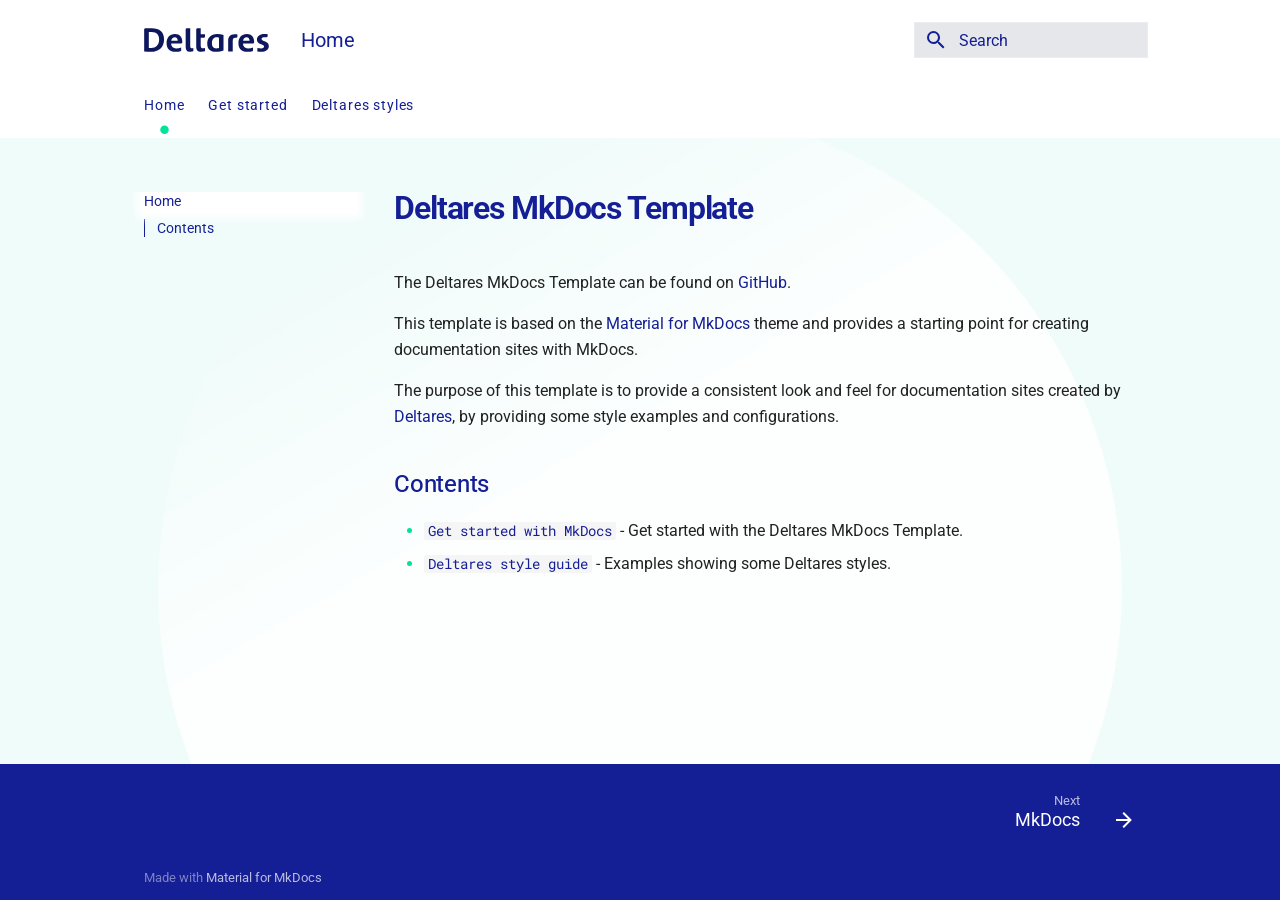
<file: index.html>
<!doctype html>
<html lang="en" class="no-js">
  <head>
    
      <meta charset="utf-8">
      <meta name="viewport" content="width=device-width,initial-scale=1">
      
      
      
        <link rel="canonical" href="https://deltares-research.github.io/mkdocs-deltares-theme/">
      
      
      
        <link rel="next" href="mkdocs/mkdocs/">
      
      
        
      
      
      <link rel="icon" href="assets/favicon-16x16.png">
      <meta name="generator" content="mkdocs-1.6.1, mkdocs-material-9.7.7">
    
    

<title>MkDocs Deltares Theme</title>


    
      <link rel="stylesheet" href="assets/stylesheets/main.ec1eaa64.min.css">
      
        
        <link rel="stylesheet" href="assets/stylesheets/palette.ab4e12ef.min.css">
      
      


    
    
      
    
    
      
        
        
        <link rel="preconnect" href="https://fonts.gstatic.com" crossorigin>
        <link rel="stylesheet" href="https://fonts.googleapis.com/css?family=Roboto:300,300i,400,400i,700,700i%7CRoboto+Mono:400,400i,700,700i&display=fallback">
        <style>:root{--md-text-font:"Roboto";--md-code-font:"Roboto Mono"}</style>
      
    
    
    <script>__md_scope=new URL(".",location),__md_hash=e=>[...e].reduce(((e,_)=>(e<<5)-e+_.charCodeAt(0)),0),__md_get=(e,_=localStorage,t=__md_scope)=>JSON.parse(_.getItem(t.pathname+"."+e)),__md_set=(e,_,t=localStorage,a=__md_scope)=>{try{t.setItem(a.pathname+"."+e,JSON.stringify(_))}catch(e){}}</script>
    
      

    
    
  <link rel="stylesheet" href="assets/stylesheets/deltares.css">

  </head>
  
  
    
    
      
    
    
    
    
    <body dir="ltr" data-md-color-scheme="default" data-md-color-primary="custom" data-md-color-accent="custom">
  
    
    <input class="md-toggle" data-md-toggle="drawer" type="checkbox" id="__drawer" autocomplete="off">
    <input class="md-toggle" data-md-toggle="search" type="checkbox" id="__search" autocomplete="off">
    <label class="md-overlay" for="__drawer"></label>
    <div data-md-component="skip">
      
        
        <a href="#deltares-mkdocs-template" class="md-skip">
          Skip to content
        </a>
      
    </div>
    <div data-md-component="announce">
      
    </div>
    
    
      <!--
  Copyright (c) 2016-2025 Martin Donath <martin.donath@squidfunk.com>

  Permission is hereby granted, free of charge, to any person obtaining a copy
  of this software and associated documentation files (the "Software"), to
  deal in the Software without restriction, including without limitation the
  rights to use, copy, modify, merge, publish, distribute, sublicense, and/or
  sell copies of the Software, and to permit persons to whom the Software is
  furnished to do so, subject to the following conditions:

  The above copyright notice and this permission notice shall be included in
  all copies or substantial portions of the Software.

  THE SOFTWARE IS PROVIDED "AS IS", WITHOUT WARRANTY OF ANY KIND, EXPRESS OR
  IMPLIED, INCLUDING BUT NOT LIMITED TO THE WARRANTIES OF MERCHANTABILITY,
  FITNESS FOR A PARTICULAR PURPOSE AND NON-INFRINGEMENT. IN NO EVENT SHALL THE
  AUTHORS OR COPYRIGHT HOLDERS BE LIABLE FOR ANY CLAIM, DAMAGES OR OTHER
  LIABILITY, WHETHER IN AN ACTION OF CONTRACT, TORT OR OTHERWISE, ARISING
  FROM, OUT OF OR IN CONNECTION WITH THE SOFTWARE OR THE USE OR OTHER DEALINGS
  IN THE SOFTWARE.
-->

<!-- Determine classes -->

<!--Deltares update: no shadow-->

<!-- Header -->
<header class="md-header" data-md-component="header">
  <nav
    class="md-header__inner md-grid"
    aria-label="Header"
  >

    <!-- Link to home -->
    <a
      href="."
      title="MkDocs Deltares Theme"
      class="md-header__button md-logo"
      aria-label="MkDocs Deltares Theme"
      data-md-component="logo"
    >
      
  <img src="assets/logo-of-deltares.svg" alt="logo">

    </a>

    <!-- Button to open drawer -->
    <label class="md-header__button md-icon" for="__drawer">
      
      <svg xmlns="http://www.w3.org/2000/svg" viewBox="0 0 24 24"><path d="M3 6h18v2H3zm0 5h18v2H3zm0 5h18v2H3z"/></svg>
    </label>

    <!-- Header title -->
    <div class="md-header__title" data-md-component="header-title">
      <div class="md-header__ellipsis">
        <div class="md-header__topic">
          <span class="md-ellipsis">
            MkDocs Deltares Theme
          </span>
        </div>
        <div class="md-header__topic" data-md-component="header-topic">
          <span class="md-ellipsis">
            
              Home
            
          </span>
        </div>
      </div>
    </div>

    <!-- Color palette toggle -->
    
      
        <form class="md-header__option" data-md-component="palette">
  
    
    
    
    <input class="md-option" data-md-color-media="" data-md-color-scheme="default" data-md-color-primary="custom" data-md-color-accent="custom"  aria-hidden="true"  type="radio" name="__palette" id="__palette_0">
    
  
</form>
      
    

    <!-- User preference: color palette -->
    
      <script>var palette=__md_get("__palette");if(palette&&palette.color){if("(prefers-color-scheme)"===palette.color.media){var media=matchMedia("(prefers-color-scheme: light)"),input=document.querySelector(media.matches?"[data-md-color-media='(prefers-color-scheme: light)']":"[data-md-color-media='(prefers-color-scheme: dark)']");palette.color.media=input.getAttribute("data-md-color-media"),palette.color.scheme=input.getAttribute("data-md-color-scheme"),palette.color.primary=input.getAttribute("data-md-color-primary"),palette.color.accent=input.getAttribute("data-md-color-accent")}for(var[key,value]of Object.entries(palette.color))document.body.setAttribute("data-md-color-"+key,value)}</script>
    

    <!-- Site language selector -->
    

    <!-- Button to open search modal -->
    
      

      <!-- Check if search is actually enabled - see https://t.ly/DT_0V -->
      
        <label class="md-header__button md-icon" for="__search">
          
          <svg xmlns="http://www.w3.org/2000/svg" viewBox="0 0 24 24"><path d="M9.5 3A6.5 6.5 0 0 1 16 9.5c0 1.61-.59 3.09-1.56 4.23l.27.27h.79l5 5-1.5 1.5-5-5v-.79l-.27-.27A6.52 6.52 0 0 1 9.5 16 6.5 6.5 0 0 1 3 9.5 6.5 6.5 0 0 1 9.5 3m0 2C7 5 5 7 5 9.5S7 14 9.5 14 14 12 14 9.5 12 5 9.5 5"/></svg>
        </label>

        <!-- Search interface -->
        <div class="md-search" data-md-component="search" role="dialog">
  <label class="md-search__overlay" for="__search"></label>
  <div class="md-search__inner" role="search">
    <form class="md-search__form" name="search">
      <input type="text" class="md-search__input" name="query" aria-label="Search" placeholder="Search" autocapitalize="off" autocorrect="off" autocomplete="off" spellcheck="false" data-md-component="search-query" required>
      <label class="md-search__icon md-icon" for="__search">
        
        <svg xmlns="http://www.w3.org/2000/svg" viewBox="0 0 24 24"><path d="M9.5 3A6.5 6.5 0 0 1 16 9.5c0 1.61-.59 3.09-1.56 4.23l.27.27h.79l5 5-1.5 1.5-5-5v-.79l-.27-.27A6.52 6.52 0 0 1 9.5 16 6.5 6.5 0 0 1 3 9.5 6.5 6.5 0 0 1 9.5 3m0 2C7 5 5 7 5 9.5S7 14 9.5 14 14 12 14 9.5 12 5 9.5 5"/></svg>
        
        <svg xmlns="http://www.w3.org/2000/svg" viewBox="0 0 24 24"><path d="M20 11v2H8l5.5 5.5-1.42 1.42L4.16 12l7.92-7.92L13.5 5.5 8 11z"/></svg>
      </label>
      <nav class="md-search__options" aria-label="Search">
        
        <button type="reset" class="md-search__icon md-icon" title="Clear" aria-label="Clear" tabindex="-1">
          
          <svg xmlns="http://www.w3.org/2000/svg" viewBox="0 0 24 24"><path d="M19 6.41 17.59 5 12 10.59 6.41 5 5 6.41 10.59 12 5 17.59 6.41 19 12 13.41 17.59 19 19 17.59 13.41 12z"/></svg>
        </button>
      </nav>
      
        <div class="md-search__suggest" data-md-component="search-suggest"></div>
      
    </form>
    <div class="md-search__output">
      <div class="md-search__scrollwrap" tabindex="0" data-md-scrollfix>
        <div class="md-search-result" data-md-component="search-result">
          <div class="md-search-result__meta">
            Initializing search
          </div>
          <ol class="md-search-result__list" role="presentation"></ol>
        </div>
      </div>
    </div>
  </div>
</div>
      
    

    <!-- Repository information -->
    
  </nav>

  <!-- Navigation tabs (sticky) -->
  
    
      
<nav class="md-tabs" aria-label="Tabs" data-md-component="tabs">
  <div class="md-grid">
    <ul class="md-tabs__list">
      
        
  
  
  
    
  
  
    <li class="md-tabs__item md-tabs__item--active">
      <a href="." class="md-tabs__link">
        
  
  
    
  
  Home

      </a>
    </li>
  

      
        
  
  
  
  
    
    
      <li class="md-tabs__item">
        <a href="mkdocs/mkdocs/" class="md-tabs__link">
          
  
  
  Get started

        </a>
      </li>
    
  

      
        
  
  
  
  
    
    
      <li class="md-tabs__item">
        <a href="style_examples/buttons/" class="md-tabs__link">
          
  
  
  Deltares styles

        </a>
      </li>
    
  

      
    </ul>
  </div>
</nav>
    
  
</header>
    
    <div class="md-container" data-md-component="container">
      
      
        
      
      <main class="md-main" data-md-component="main">
        <div class="md-main__inner md-grid">
          
            
              
              <div class="md-sidebar md-sidebar--primary" data-md-component="sidebar" data-md-type="navigation" >
                <div class="md-sidebar__scrollwrap">
                  <div class="md-sidebar__inner">
                    


  


  

<nav class="md-nav md-nav--primary md-nav--lifted md-nav--integrated" aria-label="Navigation" data-md-level="0">
  <label class="md-nav__title" for="__drawer">
    <a href="." title="MkDocs Deltares Theme" class="md-nav__button md-logo" aria-label="MkDocs Deltares Theme" data-md-component="logo">
      
  <img src="assets/logo-of-deltares.svg" alt="logo">

    </a>
    MkDocs Deltares Theme
  </label>
  
  <ul class="md-nav__list" data-md-scrollfix>
    
      
      
  
  
    
  
  
  
    <li class="md-nav__item md-nav__item--active">
      
      <input class="md-nav__toggle md-toggle" type="checkbox" id="__toc">
      
      
        
      
      
        <label class="md-nav__link md-nav__link--active" for="__toc">
          
  
  
  <span class="md-ellipsis">
    
  
    Home
  

    
  </span>
  
  

          <span class="md-nav__icon md-icon"></span>
        </label>
      
      <a href="." class="md-nav__link md-nav__link--active">
        
  
  
  <span class="md-ellipsis">
    
  
    Home
  

    
  </span>
  
  

      </a>
      
        

<nav class="md-nav md-nav--secondary" aria-label="Table of contents">
  
  
  
    
  
  
    <label class="md-nav__title" for="__toc">
      <span class="md-nav__icon md-icon"></span>
      Table of contents
    </label>
    <ul class="md-nav__list" data-md-component="toc" data-md-scrollfix>
      
        <li class="md-nav__item">
  <a href="#contents" class="md-nav__link">
    <span class="md-ellipsis">
      
        Contents
      
    </span>
  </a>
  
</li>
      
    </ul>
  
</nav>
      
    </li>
  

    
      
      
  
  
  
  
    
    
    
    
      
      
    
    
    <li class="md-nav__item md-nav__item--nested">
      
        
        
          
        
        <input class="md-nav__toggle md-toggle md-toggle--indeterminate" type="checkbox" id="__nav_2" >
        
          
          <label class="md-nav__link" for="__nav_2" id="__nav_2_label" tabindex="0">
            
  
  
  <span class="md-ellipsis">
    
  
    Get started
  

    
  </span>
  
  

            <span class="md-nav__icon md-icon"></span>
          </label>
        
        <nav class="md-nav" data-md-level="1" aria-labelledby="__nav_2_label" aria-expanded="false">
          <label class="md-nav__title" for="__nav_2">
            <span class="md-nav__icon md-icon"></span>
            
  
    Get started
  

          </label>
          <ul class="md-nav__list" data-md-scrollfix>
            
              
                
  
  
  
  
    <li class="md-nav__item">
      <a href="mkdocs/mkdocs/" class="md-nav__link">
        
  
  
    <svg xmlns="http://www.w3.org/2000/svg" viewBox="0 0 89 89">
  <path d="M3.136,17.387l0,42.932l42.932,21.467l-42.932,-64.399Z" />
  <path d="M21.91,8l42.933,64.398l-18.775,9.388l-42.932,-64.399l18.774,-9.387Z" style="fill-opacity: 0.5" />
  <path d="M67.535,17.387l-27.262,18.156l21.878,32.818l5.384,2.691l0,-53.665Z" />
  <path d="M67.535,17.387l0,53.666l18.774,-9.388l0,-53.665l-18.774,9.387Z" style="fill-opacity: 0.25" />
</svg>
  
  <span class="md-ellipsis">
    
  
    MkDocs
  

    
  </span>
  
  

      </a>
    </li>
  

              
            
              
                
  
  
  
  
    <li class="md-nav__item">
      <a href="mkdocs/create_your_site/" class="md-nav__link">
        
  
  
    <svg xmlns="http://www.w3.org/2000/svg" viewBox="0 0 89 89">
  <path d="M3.136,17.387l0,42.932l42.932,21.467l-42.932,-64.399Z" />
  <path d="M21.91,8l42.933,64.398l-18.775,9.388l-42.932,-64.399l18.774,-9.387Z" style="fill-opacity: 0.5" />
  <path d="M67.535,17.387l-27.262,18.156l21.878,32.818l5.384,2.691l0,-53.665Z" />
  <path d="M67.535,17.387l0,53.666l18.774,-9.388l0,-53.665l-18.774,9.387Z" style="fill-opacity: 0.25" />
</svg>
  
  <span class="md-ellipsis">
    
  
    Create your site
  

    
  </span>
  
  

      </a>
    </li>
  

              
            
              
                
  
  
  
  
    <li class="md-nav__item">
      <a href="mkdocs/deploy_your_site/" class="md-nav__link">
        
  
  
    <svg xmlns="http://www.w3.org/2000/svg" viewBox="0 0 89 89">
  <path d="M3.136,17.387l0,42.932l42.932,21.467l-42.932,-64.399Z" />
  <path d="M21.91,8l42.933,64.398l-18.775,9.388l-42.932,-64.399l18.774,-9.387Z" style="fill-opacity: 0.5" />
  <path d="M67.535,17.387l-27.262,18.156l21.878,32.818l5.384,2.691l0,-53.665Z" />
  <path d="M67.535,17.387l0,53.666l18.774,-9.388l0,-53.665l-18.774,9.387Z" style="fill-opacity: 0.25" />
</svg>
  
  <span class="md-ellipsis">
    
  
    Deploy your site
  

    
  </span>
  
  

      </a>
    </li>
  

              
            
          </ul>
        </nav>
      
    </li>
  

    
      
      
  
  
  
  
    
    
    
    
      
      
    
    
    <li class="md-nav__item md-nav__item--nested">
      
        
        
          
        
        <input class="md-nav__toggle md-toggle md-toggle--indeterminate" type="checkbox" id="__nav_3" >
        
          
          <label class="md-nav__link" for="__nav_3" id="__nav_3_label" tabindex="0">
            
  
  
  <span class="md-ellipsis">
    
  
    Deltares styles
  

    
  </span>
  
  

            <span class="md-nav__icon md-icon"></span>
          </label>
        
        <nav class="md-nav" data-md-level="1" aria-labelledby="__nav_3_label" aria-expanded="false">
          <label class="md-nav__title" for="__nav_3">
            <span class="md-nav__icon md-icon"></span>
            
  
    Deltares styles
  

          </label>
          <ul class="md-nav__list" data-md-scrollfix>
            
              
                
  
  
  
  
    <li class="md-nav__item">
      <a href="style_examples/buttons/" class="md-nav__link">
        
  
  
    <svg xmlns="http://www.w3.org/2000/svg" viewBox="0 0 24 24"><path d="M20 20.5c0 .8-.7 1.5-1.5 1.5H13c-.4 0-.7-.1-1-.4l-4-4.2.7-.8c.2-.2.5-.3.8-.3h.2L12 18V9c0-.6.4-1 1-1s1 .4 1 1v4.5l1.2.1 3.9 2.2c.5.2.9.8.9 1.3zM20 2H4c-1.1 0-2 .9-2 2v8c0 1.1.9 2 2 2h4v-2H4V4h16v8h-2v2h2c1.1 0 2-.9 2-2V4c0-1.1-.9-2-2-2"/></svg>
  
  <span class="md-ellipsis">
    
  
    Buttons
  

    
  </span>
  
  

      </a>
    </li>
  

              
            
              
                
  
  
  
  
    <li class="md-nav__item">
      <a href="style_examples/headers/" class="md-nav__link">
        
  
  
    <svg xmlns="http://www.w3.org/2000/svg" viewBox="0 0 24 24"><path d="M3 4h2v6h4V4h2v14H9v-6H5v6H3zm11 14v-2h2V6.31l-2.5 1.44V5.44L16 4h2v12h2v2z"/></svg>
  
  <span class="md-ellipsis">
    
  
    Headers
  

    
  </span>
  
  

      </a>
    </li>
  

              
            
              
                
  
  
  
  
    <li class="md-nav__item">
      <a href="style_examples/lists/" class="md-nav__link">
        
  
  
    <svg xmlns="http://www.w3.org/2000/svg" viewBox="0 0 512 512"><!--! Font Awesome Free 7.1.0 by @fontawesome - https://fontawesome.com License - https://fontawesome.com/license/free (Icons: CC BY 4.0, Fonts: SIL OFL 1.1, Code: MIT License) Copyright 2025 Fonticons, Inc.--><path d="M40 48c-13.3 0-24 10.7-24 24v48c0 13.3 10.7 24 24 24h48c13.3 0 24-10.7 24-24V72c0-13.3-10.7-24-24-24zm152 16c-17.7 0-32 14.3-32 32s14.3 32 32 32h288c17.7 0 32-14.3 32-32s-14.3-32-32-32zm0 160c-17.7 0-32 14.3-32 32s14.3 32 32 32h288c17.7 0 32-14.3 32-32s-14.3-32-32-32zm0 160c-17.7 0-32 14.3-32 32s14.3 32 32 32h288c17.7 0 32-14.3 32-32s-14.3-32-32-32zM16 232v48c0 13.3 10.7 24 24 24h48c13.3 0 24-10.7 24-24v-48c0-13.3-10.7-24-24-24H40c-13.3 0-24 10.7-24 24m24 136c-13.3 0-24 10.7-24 24v48c0 13.3 10.7 24 24 24h48c13.3 0 24-10.7 24-24v-48c0-13.3-10.7-24-24-24z"/></svg>
  
  <span class="md-ellipsis">
    
  
    Lists
  

    
  </span>
  
  

      </a>
    </li>
  

              
            
              
                
  
  
  
  
    <li class="md-nav__item">
      <a href="style_examples/tables/" class="md-nav__link">
        
  
  
    <svg xmlns="http://www.w3.org/2000/svg" viewBox="0 0 24 24"><path d="M5 4h14a2 2 0 0 1 2 2v12a2 2 0 0 1-2 2H5a2 2 0 0 1-2-2V6a2 2 0 0 1 2-2m0 4v4h6V8zm8 0v4h6V8zm-8 6v4h6v-4zm8 0v4h6v-4z"/></svg>
  
  <span class="md-ellipsis">
    
  
    Tables
  

    
  </span>
  
  

      </a>
    </li>
  

              
            
          </ul>
        </nav>
      
    </li>
  

    
  </ul>
</nav>
                  </div>
                </div>
              </div>
            
            
          
          
            <div class="md-content" data-md-component="content">
              
                



  


              
              <article class="md-content__inner md-typeset">
                
                  



<h1 id="deltares-mkdocs-template">Deltares MkDocs Template</h1>
<p>The Deltares MkDocs Template can be found on <a href="https://github.com/Deltares-research/mkdocs-deltares-template">GitHub</a>.</p>
<p>This template is based on the <a href="https://squidfunk.github.io/mkdocs-material/">Material for MkDocs</a> theme and provides a 
starting point for creating documentation sites with MkDocs.</p>
<p>The purpose of this template is to provide a consistent look and feel for documentation sites created by <a href="https://www.deltares.nl/en/">Deltares</a>, 
by providing some style examples and configurations.</p>
<h2 id="contents">Contents</h2>
<ul>
<li><a href="mkdocs/mkdocs/"><code>Get started with MkDocs</code></a> - Get started with the Deltares MkDocs Template.</li>
<li><a href="style_examples/buttons/"><code>Deltares style guide</code></a> - Examples showing some Deltares styles.</li>
</ul>












                
              </article>
            </div>
          
          
<script>var target=document.getElementById(location.hash.slice(1));target&&target.name&&(target.checked=target.name.startsWith("__tabbed_"))</script>
        </div>
        
          <button type="button" class="md-top md-icon" data-md-component="top" hidden>
  
  <svg xmlns="http://www.w3.org/2000/svg" viewBox="0 0 24 24"><path d="M13 20h-2V8l-5.5 5.5-1.42-1.42L12 4.16l7.92 7.92-1.42 1.42L13 8z"/></svg>
  Back to top
</button>
        
      </main>
      
        <footer class="md-footer">
  
    
      
      <nav class="md-footer__inner md-grid" aria-label="Footer" >
        
        
          
          <a href="mkdocs/mkdocs/" class="md-footer__link md-footer__link--next" aria-label="Next: MkDocs">
            <div class="md-footer__title">
              <span class="md-footer__direction">
                Next
              </span>
              <div class="md-ellipsis">
                MkDocs
              </div>
            </div>
            <div class="md-footer__button md-icon">
              
              <svg xmlns="http://www.w3.org/2000/svg" viewBox="0 0 24 24"><path d="M4 11v2h12l-5.5 5.5 1.42 1.42L19.84 12l-7.92-7.92L10.5 5.5 16 11z"/></svg>
            </div>
          </a>
        
      </nav>
    
  
  <div class="md-footer-meta md-typeset">
    <div class="md-footer-meta__inner md-grid">
      <div class="md-copyright">
  
  
    Made with
    <a href="https://squidfunk.github.io/mkdocs-material/" target="_blank" rel="noopener">
      Material for MkDocs
    </a>
  
</div>
      
    </div>
  </div>
</footer>
      
    </div>
    <div class="md-dialog" data-md-component="dialog">
      <div class="md-dialog__inner md-typeset"></div>
    </div>
    
    
    
      
      
      <script id="__config" type="application/json">{"annotate": null, "base": ".", "features": ["navigation.tabs", "navigation.tabs.sticky", "navigation.expand", "navigation.path", "navigation.top", "navigation.footer", "search.suggest", "search.highlight", "content.code.copy", "toc.integrate", null], "search": "assets/javascripts/workers/search.2c215733.min.js", "tags": null, "translations": {"clipboard.copied": "Copied to clipboard", "clipboard.copy": "Copy to clipboard", "search.result.more.one": "1 more on this page", "search.result.more.other": "# more on this page", "search.result.none": "No matching documents", "search.result.one": "1 matching document", "search.result.other": "# matching documents", "search.result.placeholder": "Type to start searching", "search.result.term.missing": "Missing", "select.version": "Select version"}, "version": null}</script>
    
    
  
      <script src="assets/javascripts/bundle.d7400e89.min.js"></script>
      
    


  </body>
</html>
</file>
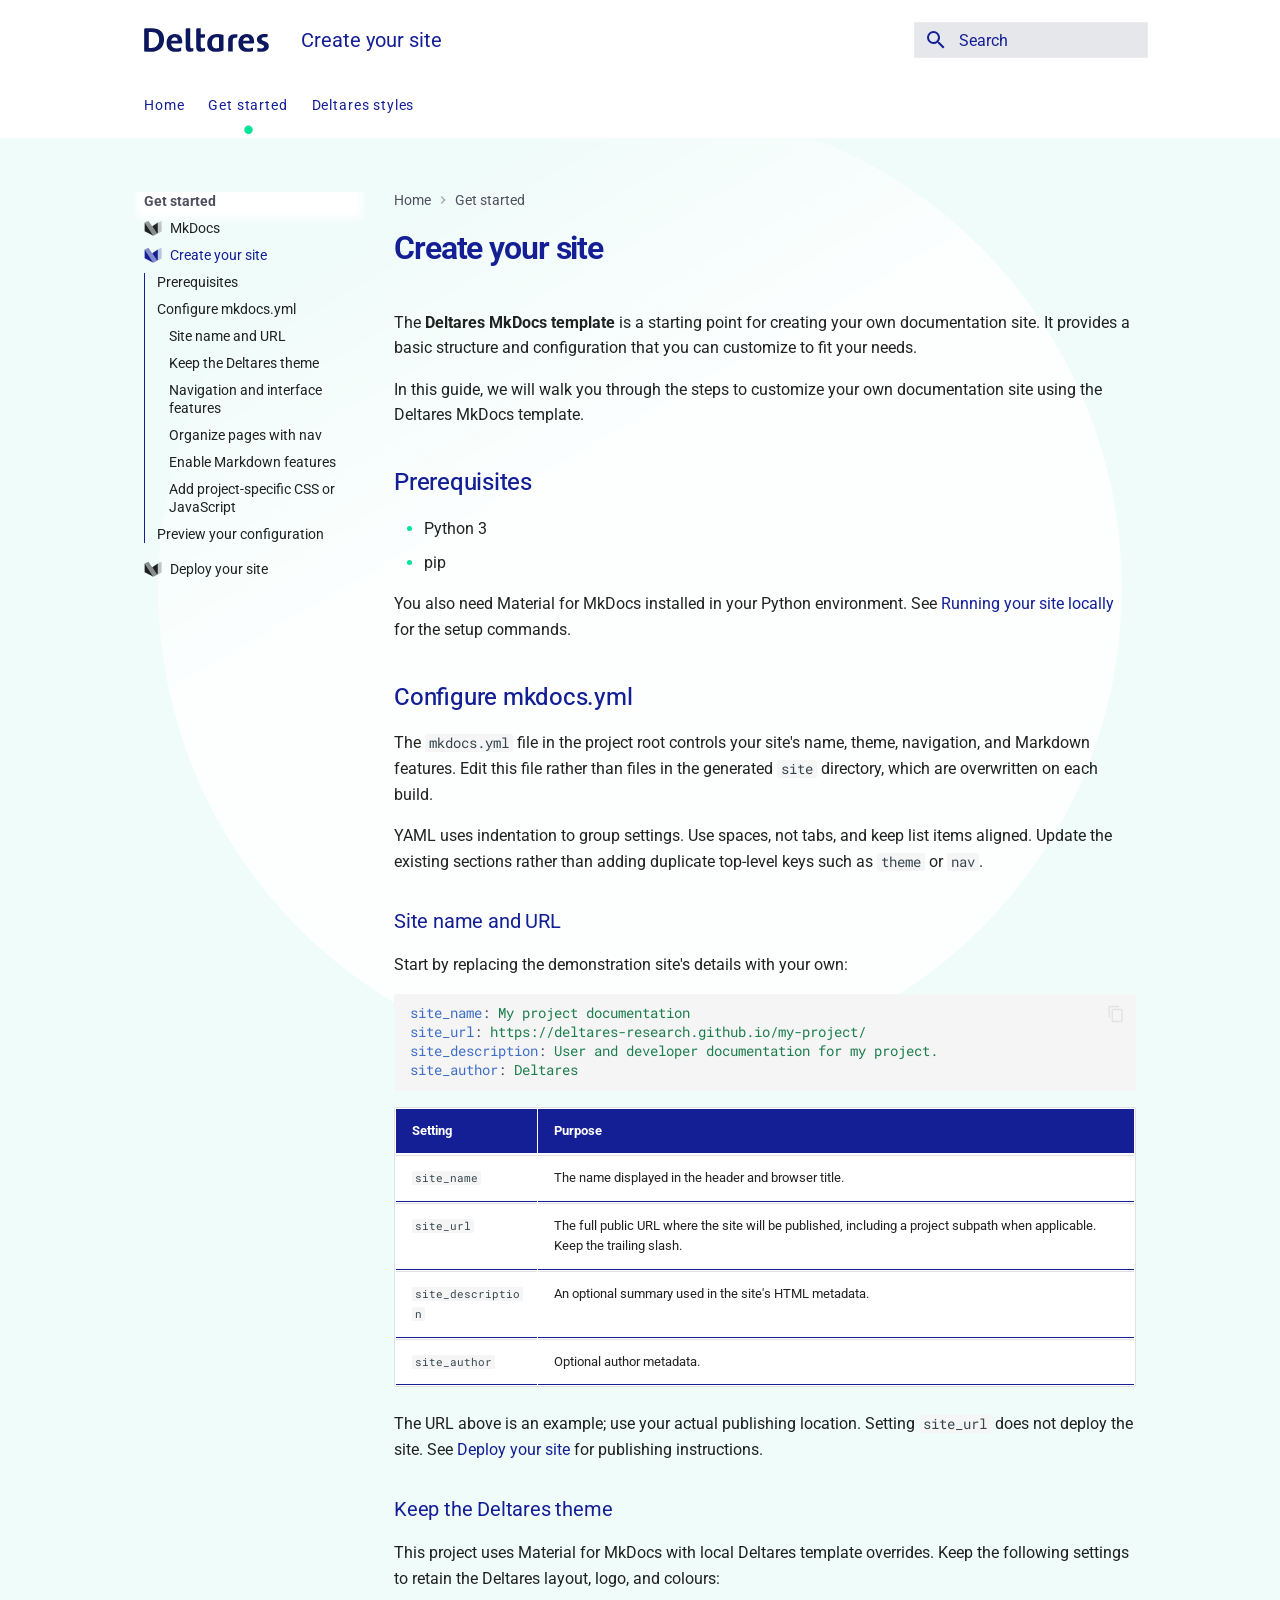
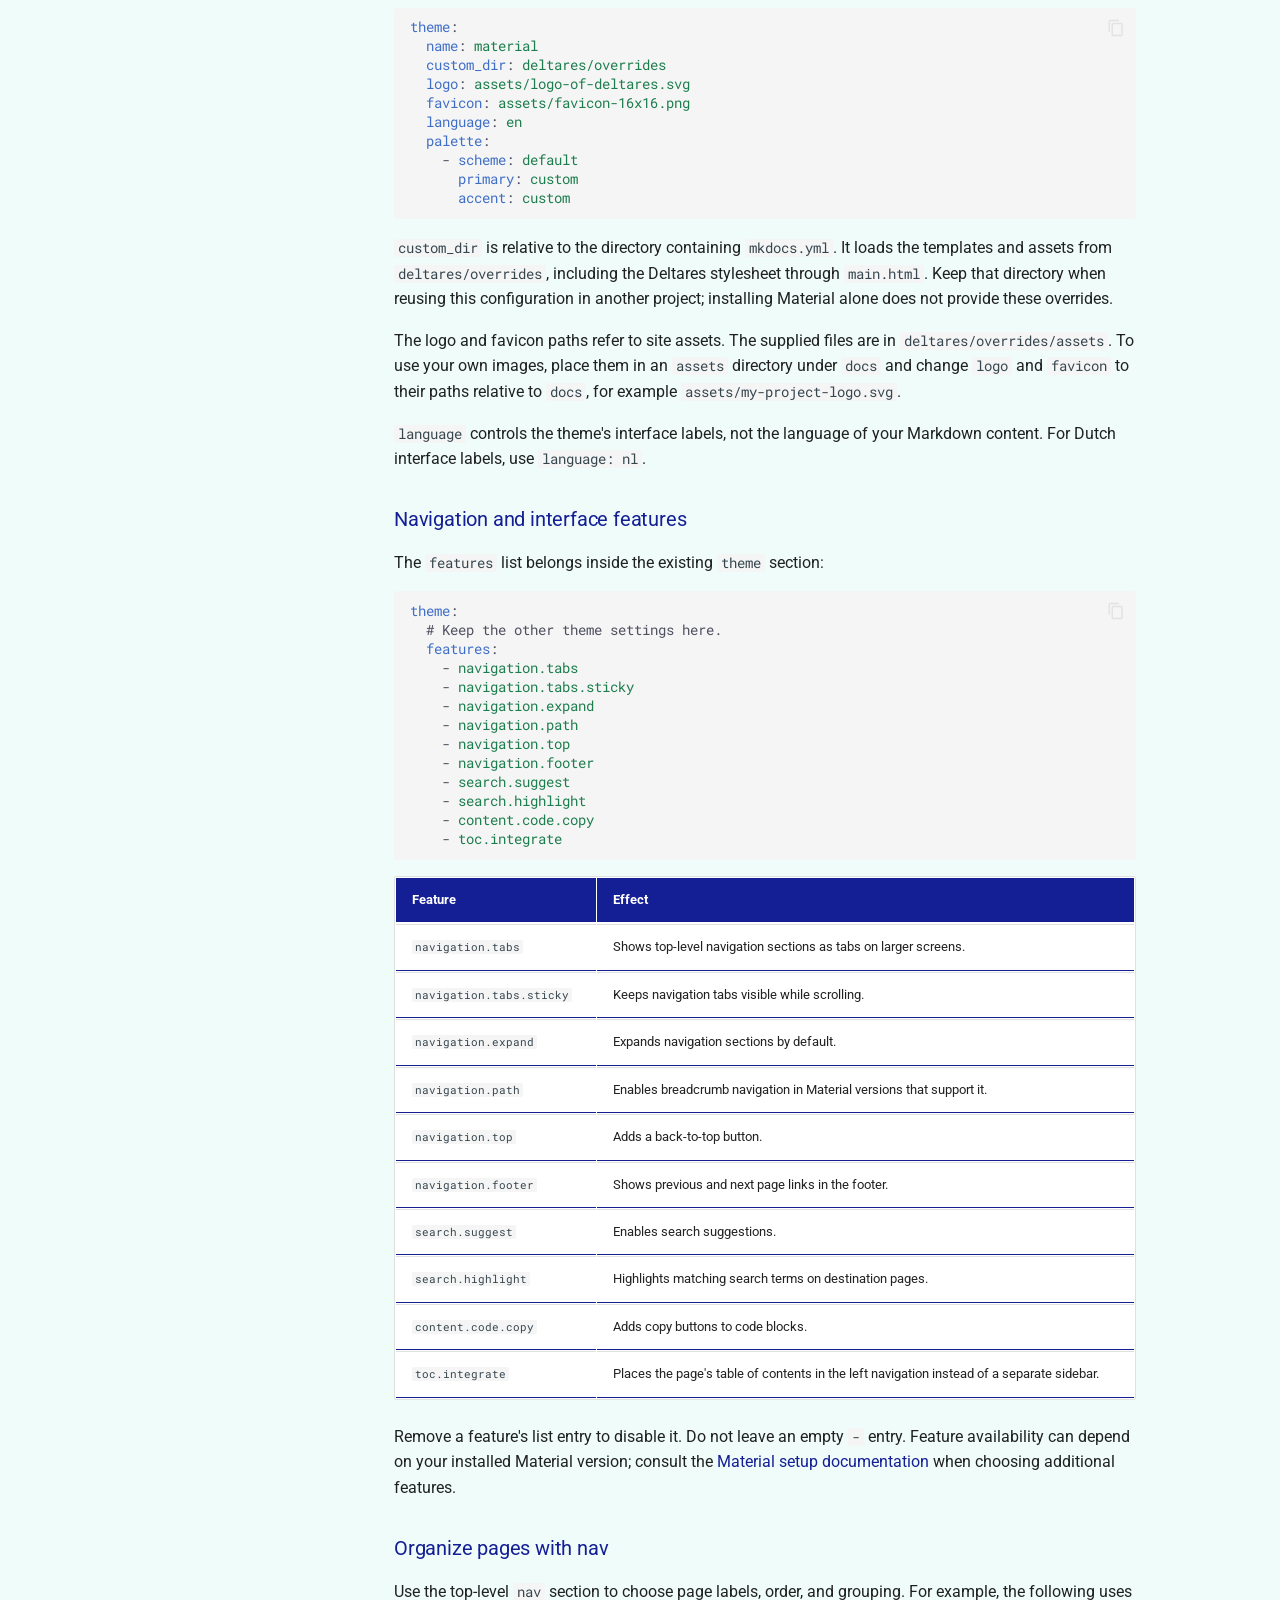
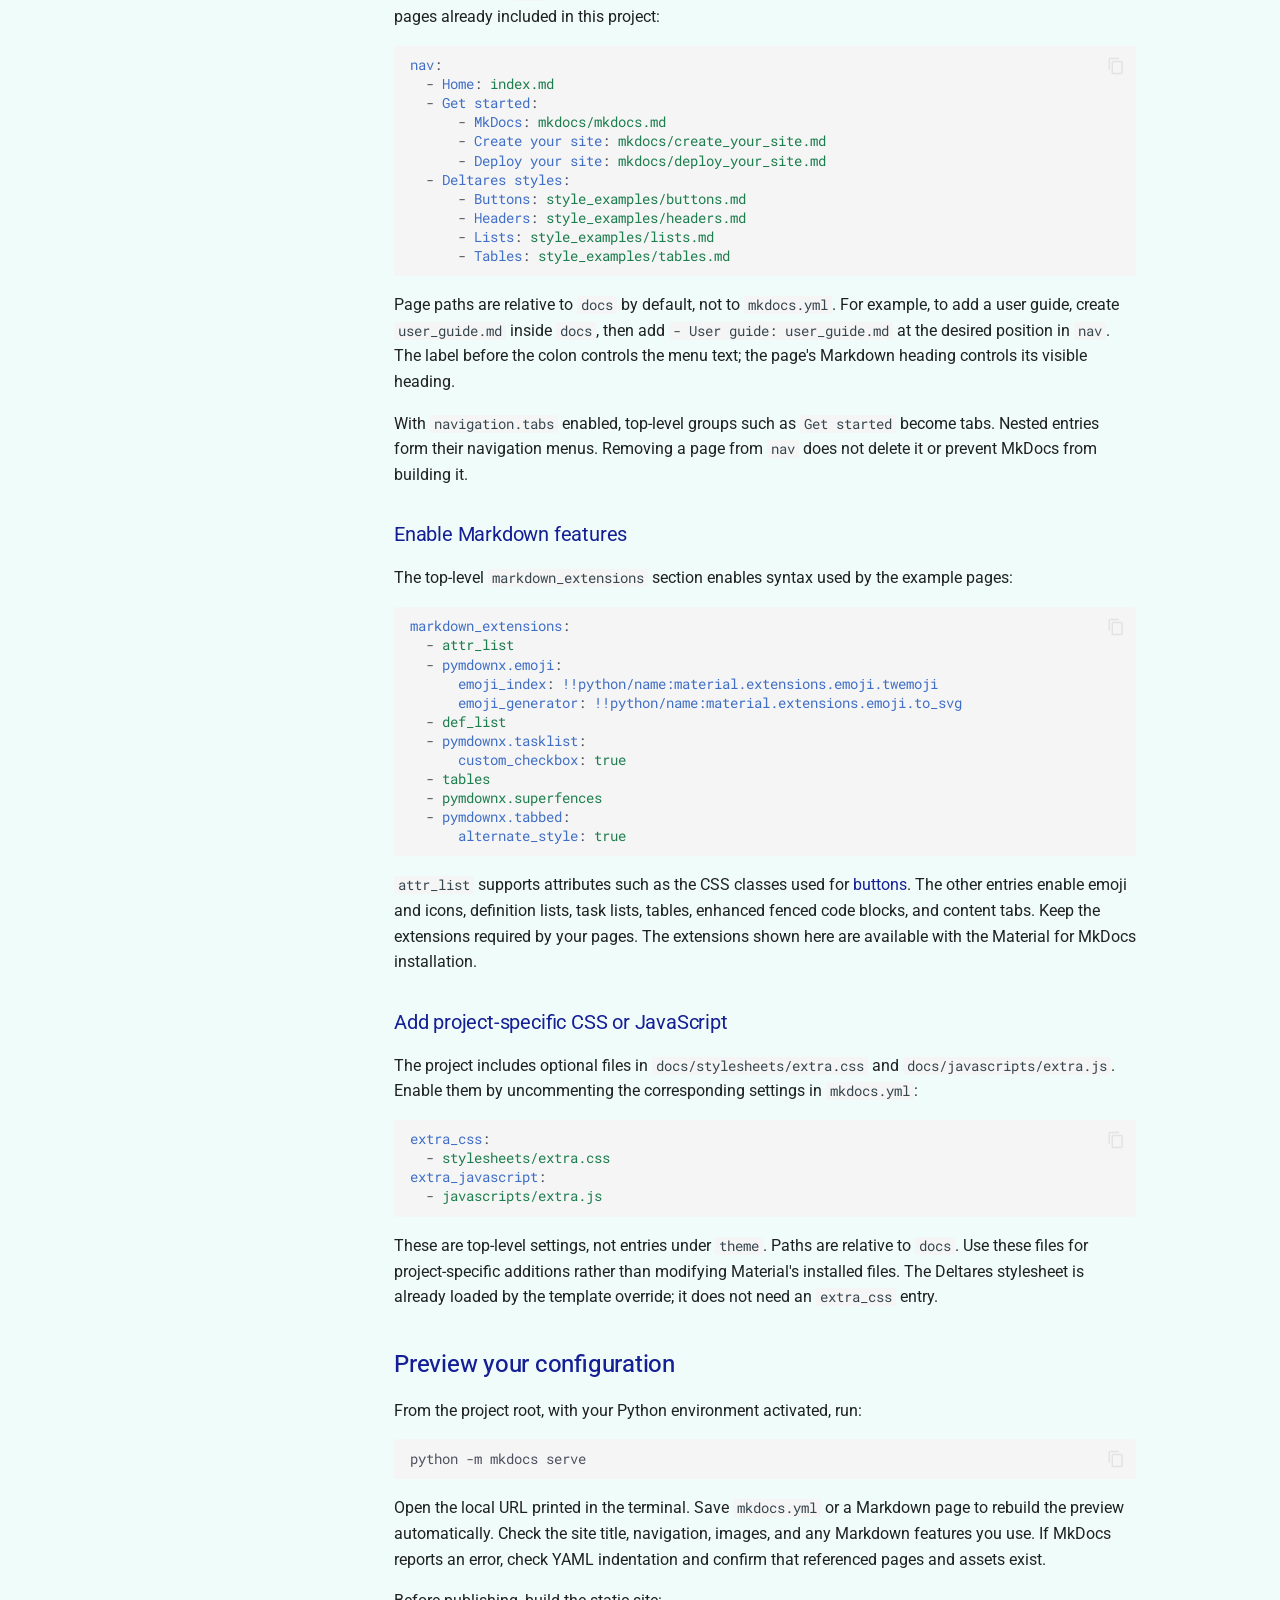
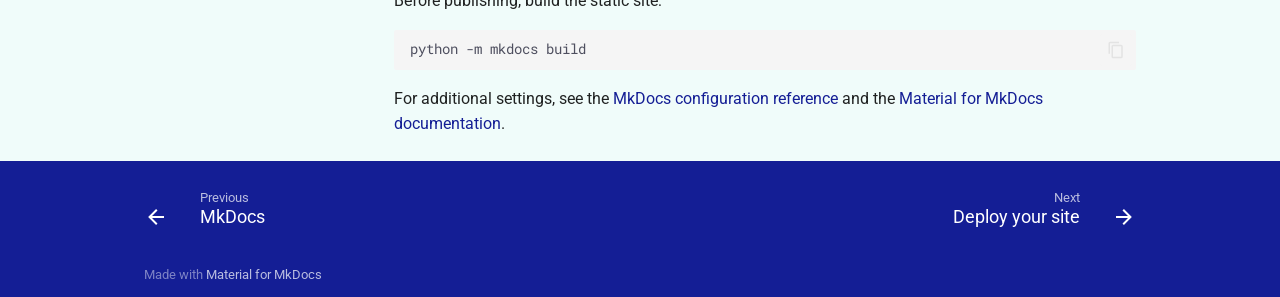
<file: mkdocs/create_your_site/index.html>
<!doctype html>
<html lang="en" class="no-js">
  <head>
    
      <meta charset="utf-8">
      <meta name="viewport" content="width=device-width,initial-scale=1">
      
      
      
        <link rel="canonical" href="https://deltares-research.github.io/mkdocs-deltares-theme/mkdocs/create_your_site/">
      
      
        <link rel="prev" href="../mkdocs/">
      
      
        <link rel="next" href="../deploy_your_site/">
      
      
        
      
      
      <link rel="icon" href="../../assets/favicon-16x16.png">
      <meta name="generator" content="mkdocs-1.6.1, mkdocs-material-9.7.7">
    
    

<title>MkDocs Deltares Theme</title>


    
      <link rel="stylesheet" href="../../assets/stylesheets/main.ec1eaa64.min.css">
      
        
        <link rel="stylesheet" href="../../assets/stylesheets/palette.ab4e12ef.min.css">
      
      


    
    
      
    
    
      
        
        
        <link rel="preconnect" href="https://fonts.gstatic.com" crossorigin>
        <link rel="stylesheet" href="https://fonts.googleapis.com/css?family=Roboto:300,300i,400,400i,700,700i%7CRoboto+Mono:400,400i,700,700i&display=fallback">
        <style>:root{--md-text-font:"Roboto";--md-code-font:"Roboto Mono"}</style>
      
    
    
    <script>__md_scope=new URL("../..",location),__md_hash=e=>[...e].reduce(((e,_)=>(e<<5)-e+_.charCodeAt(0)),0),__md_get=(e,_=localStorage,t=__md_scope)=>JSON.parse(_.getItem(t.pathname+"."+e)),__md_set=(e,_,t=localStorage,a=__md_scope)=>{try{t.setItem(a.pathname+"."+e,JSON.stringify(_))}catch(e){}}</script>
    
      

    
    
  <link rel="stylesheet" href="../../assets/stylesheets/deltares.css">

  </head>
  
  
    
    
      
    
    
    
    
    <body dir="ltr" data-md-color-scheme="default" data-md-color-primary="custom" data-md-color-accent="custom">
  
    
    <input class="md-toggle" data-md-toggle="drawer" type="checkbox" id="__drawer" autocomplete="off">
    <input class="md-toggle" data-md-toggle="search" type="checkbox" id="__search" autocomplete="off">
    <label class="md-overlay" for="__drawer"></label>
    <div data-md-component="skip">
      
        
        <a href="#create-your-site" class="md-skip">
          Skip to content
        </a>
      
    </div>
    <div data-md-component="announce">
      
    </div>
    
    
      <!--
  Copyright (c) 2016-2025 Martin Donath <martin.donath@squidfunk.com>

  Permission is hereby granted, free of charge, to any person obtaining a copy
  of this software and associated documentation files (the "Software"), to
  deal in the Software without restriction, including without limitation the
  rights to use, copy, modify, merge, publish, distribute, sublicense, and/or
  sell copies of the Software, and to permit persons to whom the Software is
  furnished to do so, subject to the following conditions:

  The above copyright notice and this permission notice shall be included in
  all copies or substantial portions of the Software.

  THE SOFTWARE IS PROVIDED "AS IS", WITHOUT WARRANTY OF ANY KIND, EXPRESS OR
  IMPLIED, INCLUDING BUT NOT LIMITED TO THE WARRANTIES OF MERCHANTABILITY,
  FITNESS FOR A PARTICULAR PURPOSE AND NON-INFRINGEMENT. IN NO EVENT SHALL THE
  AUTHORS OR COPYRIGHT HOLDERS BE LIABLE FOR ANY CLAIM, DAMAGES OR OTHER
  LIABILITY, WHETHER IN AN ACTION OF CONTRACT, TORT OR OTHERWISE, ARISING
  FROM, OUT OF OR IN CONNECTION WITH THE SOFTWARE OR THE USE OR OTHER DEALINGS
  IN THE SOFTWARE.
-->

<!-- Determine classes -->

<!--Deltares update: no shadow-->

<!-- Header -->
<header class="md-header" data-md-component="header">
  <nav
    class="md-header__inner md-grid"
    aria-label="Header"
  >

    <!-- Link to home -->
    <a
      href="../.."
      title="MkDocs Deltares Theme"
      class="md-header__button md-logo"
      aria-label="MkDocs Deltares Theme"
      data-md-component="logo"
    >
      
  <img src="../../assets/logo-of-deltares.svg" alt="logo">

    </a>

    <!-- Button to open drawer -->
    <label class="md-header__button md-icon" for="__drawer">
      
      <svg xmlns="http://www.w3.org/2000/svg" viewBox="0 0 24 24"><path d="M3 6h18v2H3zm0 5h18v2H3zm0 5h18v2H3z"/></svg>
    </label>

    <!-- Header title -->
    <div class="md-header__title" data-md-component="header-title">
      <div class="md-header__ellipsis">
        <div class="md-header__topic">
          <span class="md-ellipsis">
            MkDocs Deltares Theme
          </span>
        </div>
        <div class="md-header__topic" data-md-component="header-topic">
          <span class="md-ellipsis">
            
              Create your site
            
          </span>
        </div>
      </div>
    </div>

    <!-- Color palette toggle -->
    
      
        <form class="md-header__option" data-md-component="palette">
  
    
    
    
    <input class="md-option" data-md-color-media="" data-md-color-scheme="default" data-md-color-primary="custom" data-md-color-accent="custom"  aria-hidden="true"  type="radio" name="__palette" id="__palette_0">
    
  
</form>
      
    

    <!-- User preference: color palette -->
    
      <script>var palette=__md_get("__palette");if(palette&&palette.color){if("(prefers-color-scheme)"===palette.color.media){var media=matchMedia("(prefers-color-scheme: light)"),input=document.querySelector(media.matches?"[data-md-color-media='(prefers-color-scheme: light)']":"[data-md-color-media='(prefers-color-scheme: dark)']");palette.color.media=input.getAttribute("data-md-color-media"),palette.color.scheme=input.getAttribute("data-md-color-scheme"),palette.color.primary=input.getAttribute("data-md-color-primary"),palette.color.accent=input.getAttribute("data-md-color-accent")}for(var[key,value]of Object.entries(palette.color))document.body.setAttribute("data-md-color-"+key,value)}</script>
    

    <!-- Site language selector -->
    

    <!-- Button to open search modal -->
    
      

      <!-- Check if search is actually enabled - see https://t.ly/DT_0V -->
      
        <label class="md-header__button md-icon" for="__search">
          
          <svg xmlns="http://www.w3.org/2000/svg" viewBox="0 0 24 24"><path d="M9.5 3A6.5 6.5 0 0 1 16 9.5c0 1.61-.59 3.09-1.56 4.23l.27.27h.79l5 5-1.5 1.5-5-5v-.79l-.27-.27A6.52 6.52 0 0 1 9.5 16 6.5 6.5 0 0 1 3 9.5 6.5 6.5 0 0 1 9.5 3m0 2C7 5 5 7 5 9.5S7 14 9.5 14 14 12 14 9.5 12 5 9.5 5"/></svg>
        </label>

        <!-- Search interface -->
        <div class="md-search" data-md-component="search" role="dialog">
  <label class="md-search__overlay" for="__search"></label>
  <div class="md-search__inner" role="search">
    <form class="md-search__form" name="search">
      <input type="text" class="md-search__input" name="query" aria-label="Search" placeholder="Search" autocapitalize="off" autocorrect="off" autocomplete="off" spellcheck="false" data-md-component="search-query" required>
      <label class="md-search__icon md-icon" for="__search">
        
        <svg xmlns="http://www.w3.org/2000/svg" viewBox="0 0 24 24"><path d="M9.5 3A6.5 6.5 0 0 1 16 9.5c0 1.61-.59 3.09-1.56 4.23l.27.27h.79l5 5-1.5 1.5-5-5v-.79l-.27-.27A6.52 6.52 0 0 1 9.5 16 6.5 6.5 0 0 1 3 9.5 6.5 6.5 0 0 1 9.5 3m0 2C7 5 5 7 5 9.5S7 14 9.5 14 14 12 14 9.5 12 5 9.5 5"/></svg>
        
        <svg xmlns="http://www.w3.org/2000/svg" viewBox="0 0 24 24"><path d="M20 11v2H8l5.5 5.5-1.42 1.42L4.16 12l7.92-7.92L13.5 5.5 8 11z"/></svg>
      </label>
      <nav class="md-search__options" aria-label="Search">
        
        <button type="reset" class="md-search__icon md-icon" title="Clear" aria-label="Clear" tabindex="-1">
          
          <svg xmlns="http://www.w3.org/2000/svg" viewBox="0 0 24 24"><path d="M19 6.41 17.59 5 12 10.59 6.41 5 5 6.41 10.59 12 5 17.59 6.41 19 12 13.41 17.59 19 19 17.59 13.41 12z"/></svg>
        </button>
      </nav>
      
        <div class="md-search__suggest" data-md-component="search-suggest"></div>
      
    </form>
    <div class="md-search__output">
      <div class="md-search__scrollwrap" tabindex="0" data-md-scrollfix>
        <div class="md-search-result" data-md-component="search-result">
          <div class="md-search-result__meta">
            Initializing search
          </div>
          <ol class="md-search-result__list" role="presentation"></ol>
        </div>
      </div>
    </div>
  </div>
</div>
      
    

    <!-- Repository information -->
    
  </nav>

  <!-- Navigation tabs (sticky) -->
  
    
      
<nav class="md-tabs" aria-label="Tabs" data-md-component="tabs">
  <div class="md-grid">
    <ul class="md-tabs__list">
      
        
  
  
  
  
    <li class="md-tabs__item">
      <a href="../.." class="md-tabs__link">
        
  
  
    
  
  Home

      </a>
    </li>
  

      
        
  
  
  
    
  
  
    
    
      <li class="md-tabs__item md-tabs__item--active">
        <a href="../mkdocs/" class="md-tabs__link">
          
  
  
  Get started

        </a>
      </li>
    
  

      
        
  
  
  
  
    
    
      <li class="md-tabs__item">
        <a href="../../style_examples/buttons/" class="md-tabs__link">
          
  
  
  Deltares styles

        </a>
      </li>
    
  

      
    </ul>
  </div>
</nav>
    
  
</header>
    
    <div class="md-container" data-md-component="container">
      
      
        
      
      <main class="md-main" data-md-component="main">
        <div class="md-main__inner md-grid">
          
            
              
              <div class="md-sidebar md-sidebar--primary" data-md-component="sidebar" data-md-type="navigation" >
                <div class="md-sidebar__scrollwrap">
                  <div class="md-sidebar__inner">
                    


  


  

<nav class="md-nav md-nav--primary md-nav--lifted md-nav--integrated" aria-label="Navigation" data-md-level="0">
  <label class="md-nav__title" for="__drawer">
    <a href="../.." title="MkDocs Deltares Theme" class="md-nav__button md-logo" aria-label="MkDocs Deltares Theme" data-md-component="logo">
      
  <img src="../../assets/logo-of-deltares.svg" alt="logo">

    </a>
    MkDocs Deltares Theme
  </label>
  
  <ul class="md-nav__list" data-md-scrollfix>
    
      
      
  
  
  
  
    <li class="md-nav__item">
      <a href="../.." class="md-nav__link">
        
  
  
  <span class="md-ellipsis">
    
  
    Home
  

    
  </span>
  
  

      </a>
    </li>
  

    
      
      
  
  
    
  
  
  
    
    
    
    
      
        
        
      
      
    
    
    <li class="md-nav__item md-nav__item--active md-nav__item--section md-nav__item--nested">
      
        
        
        <input class="md-nav__toggle md-toggle " type="checkbox" id="__nav_2" checked>
        
          
          <label class="md-nav__link" for="__nav_2" id="__nav_2_label" tabindex="">
            
  
  
  <span class="md-ellipsis">
    
  
    Get started
  

    
  </span>
  
  

            <span class="md-nav__icon md-icon"></span>
          </label>
        
        <nav class="md-nav" data-md-level="1" aria-labelledby="__nav_2_label" aria-expanded="true">
          <label class="md-nav__title" for="__nav_2">
            <span class="md-nav__icon md-icon"></span>
            
  
    Get started
  

          </label>
          <ul class="md-nav__list" data-md-scrollfix>
            
              
                
  
  
  
  
    <li class="md-nav__item">
      <a href="../mkdocs/" class="md-nav__link">
        
  
  
    <svg xmlns="http://www.w3.org/2000/svg" viewBox="0 0 89 89">
  <path d="M3.136,17.387l0,42.932l42.932,21.467l-42.932,-64.399Z" />
  <path d="M21.91,8l42.933,64.398l-18.775,9.388l-42.932,-64.399l18.774,-9.387Z" style="fill-opacity: 0.5" />
  <path d="M67.535,17.387l-27.262,18.156l21.878,32.818l5.384,2.691l0,-53.665Z" />
  <path d="M67.535,17.387l0,53.666l18.774,-9.388l0,-53.665l-18.774,9.387Z" style="fill-opacity: 0.25" />
</svg>
  
  <span class="md-ellipsis">
    
  
    MkDocs
  

    
  </span>
  
  

      </a>
    </li>
  

              
            
              
                
  
  
    
  
  
  
    <li class="md-nav__item md-nav__item--active">
      
      <input class="md-nav__toggle md-toggle" type="checkbox" id="__toc">
      
      
        
      
      
        <label class="md-nav__link md-nav__link--active" for="__toc">
          
  
  
    <svg xmlns="http://www.w3.org/2000/svg" viewBox="0 0 89 89">
  <path d="M3.136,17.387l0,42.932l42.932,21.467l-42.932,-64.399Z" />
  <path d="M21.91,8l42.933,64.398l-18.775,9.388l-42.932,-64.399l18.774,-9.387Z" style="fill-opacity: 0.5" />
  <path d="M67.535,17.387l-27.262,18.156l21.878,32.818l5.384,2.691l0,-53.665Z" />
  <path d="M67.535,17.387l0,53.666l18.774,-9.388l0,-53.665l-18.774,9.387Z" style="fill-opacity: 0.25" />
</svg>
  
  <span class="md-ellipsis">
    
  
    Create your site
  

    
  </span>
  
  

          <span class="md-nav__icon md-icon"></span>
        </label>
      
      <a href="./" class="md-nav__link md-nav__link--active">
        
  
  
    <svg xmlns="http://www.w3.org/2000/svg" viewBox="0 0 89 89">
  <path d="M3.136,17.387l0,42.932l42.932,21.467l-42.932,-64.399Z" />
  <path d="M21.91,8l42.933,64.398l-18.775,9.388l-42.932,-64.399l18.774,-9.387Z" style="fill-opacity: 0.5" />
  <path d="M67.535,17.387l-27.262,18.156l21.878,32.818l5.384,2.691l0,-53.665Z" />
  <path d="M67.535,17.387l0,53.666l18.774,-9.388l0,-53.665l-18.774,9.387Z" style="fill-opacity: 0.25" />
</svg>
  
  <span class="md-ellipsis">
    
  
    Create your site
  

    
  </span>
  
  

      </a>
      
        

<nav class="md-nav md-nav--secondary" aria-label="Table of contents">
  
  
  
    
  
  
    <label class="md-nav__title" for="__toc">
      <span class="md-nav__icon md-icon"></span>
      Table of contents
    </label>
    <ul class="md-nav__list" data-md-component="toc" data-md-scrollfix>
      
        <li class="md-nav__item">
  <a href="#prerequisites" class="md-nav__link">
    <span class="md-ellipsis">
      
        Prerequisites
      
    </span>
  </a>
  
</li>
      
        <li class="md-nav__item">
  <a href="#configure-mkdocsyml" class="md-nav__link">
    <span class="md-ellipsis">
      
        Configure mkdocs.yml
      
    </span>
  </a>
  
    <nav class="md-nav" aria-label="Configure mkdocs.yml">
      <ul class="md-nav__list">
        
          <li class="md-nav__item">
  <a href="#site-name-and-url" class="md-nav__link">
    <span class="md-ellipsis">
      
        Site name and URL
      
    </span>
  </a>
  
</li>
        
          <li class="md-nav__item">
  <a href="#keep-the-deltares-theme" class="md-nav__link">
    <span class="md-ellipsis">
      
        Keep the Deltares theme
      
    </span>
  </a>
  
</li>
        
          <li class="md-nav__item">
  <a href="#navigation-and-interface-features" class="md-nav__link">
    <span class="md-ellipsis">
      
        Navigation and interface features
      
    </span>
  </a>
  
</li>
        
          <li class="md-nav__item">
  <a href="#organize-pages-with-nav" class="md-nav__link">
    <span class="md-ellipsis">
      
        Organize pages with nav
      
    </span>
  </a>
  
</li>
        
          <li class="md-nav__item">
  <a href="#enable-markdown-features" class="md-nav__link">
    <span class="md-ellipsis">
      
        Enable Markdown features
      
    </span>
  </a>
  
</li>
        
          <li class="md-nav__item">
  <a href="#add-project-specific-css-or-javascript" class="md-nav__link">
    <span class="md-ellipsis">
      
        Add project-specific CSS or JavaScript
      
    </span>
  </a>
  
</li>
        
      </ul>
    </nav>
  
</li>
      
        <li class="md-nav__item">
  <a href="#preview-your-configuration" class="md-nav__link">
    <span class="md-ellipsis">
      
        Preview your configuration
      
    </span>
  </a>
  
</li>
      
    </ul>
  
</nav>
      
    </li>
  

              
            
              
                
  
  
  
  
    <li class="md-nav__item">
      <a href="../deploy_your_site/" class="md-nav__link">
        
  
  
    <svg xmlns="http://www.w3.org/2000/svg" viewBox="0 0 89 89">
  <path d="M3.136,17.387l0,42.932l42.932,21.467l-42.932,-64.399Z" />
  <path d="M21.91,8l42.933,64.398l-18.775,9.388l-42.932,-64.399l18.774,-9.387Z" style="fill-opacity: 0.5" />
  <path d="M67.535,17.387l-27.262,18.156l21.878,32.818l5.384,2.691l0,-53.665Z" />
  <path d="M67.535,17.387l0,53.666l18.774,-9.388l0,-53.665l-18.774,9.387Z" style="fill-opacity: 0.25" />
</svg>
  
  <span class="md-ellipsis">
    
  
    Deploy your site
  

    
  </span>
  
  

      </a>
    </li>
  

              
            
          </ul>
        </nav>
      
    </li>
  

    
      
      
  
  
  
  
    
    
    
    
      
      
    
    
    <li class="md-nav__item md-nav__item--nested">
      
        
        
          
        
        <input class="md-nav__toggle md-toggle md-toggle--indeterminate" type="checkbox" id="__nav_3" >
        
          
          <label class="md-nav__link" for="__nav_3" id="__nav_3_label" tabindex="0">
            
  
  
  <span class="md-ellipsis">
    
  
    Deltares styles
  

    
  </span>
  
  

            <span class="md-nav__icon md-icon"></span>
          </label>
        
        <nav class="md-nav" data-md-level="1" aria-labelledby="__nav_3_label" aria-expanded="false">
          <label class="md-nav__title" for="__nav_3">
            <span class="md-nav__icon md-icon"></span>
            
  
    Deltares styles
  

          </label>
          <ul class="md-nav__list" data-md-scrollfix>
            
              
                
  
  
  
  
    <li class="md-nav__item">
      <a href="../../style_examples/buttons/" class="md-nav__link">
        
  
  
    <svg xmlns="http://www.w3.org/2000/svg" viewBox="0 0 24 24"><path d="M20 20.5c0 .8-.7 1.5-1.5 1.5H13c-.4 0-.7-.1-1-.4l-4-4.2.7-.8c.2-.2.5-.3.8-.3h.2L12 18V9c0-.6.4-1 1-1s1 .4 1 1v4.5l1.2.1 3.9 2.2c.5.2.9.8.9 1.3zM20 2H4c-1.1 0-2 .9-2 2v8c0 1.1.9 2 2 2h4v-2H4V4h16v8h-2v2h2c1.1 0 2-.9 2-2V4c0-1.1-.9-2-2-2"/></svg>
  
  <span class="md-ellipsis">
    
  
    Buttons
  

    
  </span>
  
  

      </a>
    </li>
  

              
            
              
                
  
  
  
  
    <li class="md-nav__item">
      <a href="../../style_examples/headers/" class="md-nav__link">
        
  
  
    <svg xmlns="http://www.w3.org/2000/svg" viewBox="0 0 24 24"><path d="M3 4h2v6h4V4h2v14H9v-6H5v6H3zm11 14v-2h2V6.31l-2.5 1.44V5.44L16 4h2v12h2v2z"/></svg>
  
  <span class="md-ellipsis">
    
  
    Headers
  

    
  </span>
  
  

      </a>
    </li>
  

              
            
              
                
  
  
  
  
    <li class="md-nav__item">
      <a href="../../style_examples/lists/" class="md-nav__link">
        
  
  
    <svg xmlns="http://www.w3.org/2000/svg" viewBox="0 0 512 512"><!--! Font Awesome Free 7.1.0 by @fontawesome - https://fontawesome.com License - https://fontawesome.com/license/free (Icons: CC BY 4.0, Fonts: SIL OFL 1.1, Code: MIT License) Copyright 2025 Fonticons, Inc.--><path d="M40 48c-13.3 0-24 10.7-24 24v48c0 13.3 10.7 24 24 24h48c13.3 0 24-10.7 24-24V72c0-13.3-10.7-24-24-24zm152 16c-17.7 0-32 14.3-32 32s14.3 32 32 32h288c17.7 0 32-14.3 32-32s-14.3-32-32-32zm0 160c-17.7 0-32 14.3-32 32s14.3 32 32 32h288c17.7 0 32-14.3 32-32s-14.3-32-32-32zm0 160c-17.7 0-32 14.3-32 32s14.3 32 32 32h288c17.7 0 32-14.3 32-32s-14.3-32-32-32zM16 232v48c0 13.3 10.7 24 24 24h48c13.3 0 24-10.7 24-24v-48c0-13.3-10.7-24-24-24H40c-13.3 0-24 10.7-24 24m24 136c-13.3 0-24 10.7-24 24v48c0 13.3 10.7 24 24 24h48c13.3 0 24-10.7 24-24v-48c0-13.3-10.7-24-24-24z"/></svg>
  
  <span class="md-ellipsis">
    
  
    Lists
  

    
  </span>
  
  

      </a>
    </li>
  

              
            
              
                
  
  
  
  
    <li class="md-nav__item">
      <a href="../../style_examples/tables/" class="md-nav__link">
        
  
  
    <svg xmlns="http://www.w3.org/2000/svg" viewBox="0 0 24 24"><path d="M5 4h14a2 2 0 0 1 2 2v12a2 2 0 0 1-2 2H5a2 2 0 0 1-2-2V6a2 2 0 0 1 2-2m0 4v4h6V8zm8 0v4h6V8zm-8 6v4h6v-4zm8 0v4h6v-4z"/></svg>
  
  <span class="md-ellipsis">
    
  
    Tables
  

    
  </span>
  
  

      </a>
    </li>
  

              
            
          </ul>
        </nav>
      
    </li>
  

    
  </ul>
</nav>
                  </div>
                </div>
              </div>
            
            
          
          
            <div class="md-content" data-md-component="content">
              
                



  


  <nav class="md-path" aria-label="Navigation" >
    <ol class="md-path__list">
      
        
  
  
    <li class="md-path__item">
      <a href="../.." class="md-path__link">
        
  <span class="md-ellipsis">
    Home
  </span>

      </a>
    </li>
  

      
      
        
  
  
    
    
      <li class="md-path__item">
        <a href="../mkdocs/" class="md-path__link">
          
  <span class="md-ellipsis">
    Get started
  </span>

        </a>
      </li>
    
  

      
    </ol>
  </nav>

              
              <article class="md-content__inner md-typeset">
                
                  



<h1 id="create-your-site">Create your site</h1>
<p>The <strong>Deltares MkDocs template</strong> is a starting point for creating your own documentation site. It provides a basic structure and configuration that you can customize to fit your needs.</p>
<p>In this guide, we will walk you through the steps to customize your own documentation site using the Deltares MkDocs template.</p>
<h2 id="prerequisites">Prerequisites</h2>
<ul>
<li>Python 3</li>
<li>pip</li>
</ul>
<p>You also need Material for MkDocs installed in your Python environment. See
<a href="../deploy_your_site/#running-your-site-locally">Running your site locally</a> for
the setup commands.</p>
<h2 id="configure-mkdocsyml">Configure mkdocs.yml</h2>
<p>The <code>mkdocs.yml</code> file in the project root controls your site's name, theme,
navigation, and Markdown features. Edit this file rather than files in the
generated <code>site</code> directory, which are overwritten on each build.</p>
<p>YAML uses indentation to group settings. Use spaces, not tabs, and keep list
items aligned. Update the existing sections rather than adding duplicate
top-level keys such as <code>theme</code> or <code>nav</code>.</p>
<h3 id="site-name-and-url">Site name and URL</h3>
<p>Start by replacing the demonstration site's details with your own:</p>
<div class="highlight"><pre><span></span><code><span class="nt">site_name</span><span class="p">:</span><span class="w"> </span><span class="l l-Scalar l-Scalar-Plain">My project documentation</span>
<span class="nt">site_url</span><span class="p">:</span><span class="w"> </span><span class="l l-Scalar l-Scalar-Plain">https://deltares-research.github.io/my-project/</span>
<span class="nt">site_description</span><span class="p">:</span><span class="w"> </span><span class="l l-Scalar l-Scalar-Plain">User and developer documentation for my project.</span>
<span class="nt">site_author</span><span class="p">:</span><span class="w"> </span><span class="l l-Scalar l-Scalar-Plain">Deltares</span>
</code></pre></div>
<table>
<thead>
<tr>
<th>Setting</th>
<th>Purpose</th>
</tr>
</thead>
<tbody>
<tr>
<td><code>site_name</code></td>
<td>The name displayed in the header and browser title.</td>
</tr>
<tr>
<td><code>site_url</code></td>
<td>The full public URL where the site will be published, including a project subpath when applicable. Keep the trailing slash.</td>
</tr>
<tr>
<td><code>site_description</code></td>
<td>An optional summary used in the site's HTML metadata.</td>
</tr>
<tr>
<td><code>site_author</code></td>
<td>Optional author metadata.</td>
</tr>
</tbody>
</table>
<p>The URL above is an example; use your actual publishing location. Setting
<code>site_url</code> does not deploy the site. See <a href="../deploy_your_site/">Deploy your site</a>
for publishing instructions.</p>
<h3 id="keep-the-deltares-theme">Keep the Deltares theme</h3>
<p>This project uses Material for MkDocs with local Deltares template overrides.
Keep the following settings to retain the Deltares layout, logo, and colours:</p>
<div class="highlight"><pre><span></span><code><span class="nt">theme</span><span class="p">:</span>
<span class="w">  </span><span class="nt">name</span><span class="p">:</span><span class="w"> </span><span class="l l-Scalar l-Scalar-Plain">material</span>
<span class="w">  </span><span class="nt">custom_dir</span><span class="p">:</span><span class="w"> </span><span class="l l-Scalar l-Scalar-Plain">deltares/overrides</span>
<span class="w">  </span><span class="nt">logo</span><span class="p">:</span><span class="w"> </span><span class="l l-Scalar l-Scalar-Plain">assets/logo-of-deltares.svg</span>
<span class="w">  </span><span class="nt">favicon</span><span class="p">:</span><span class="w"> </span><span class="l l-Scalar l-Scalar-Plain">assets/favicon-16x16.png</span>
<span class="w">  </span><span class="nt">language</span><span class="p">:</span><span class="w"> </span><span class="l l-Scalar l-Scalar-Plain">en</span>
<span class="w">  </span><span class="nt">palette</span><span class="p">:</span>
<span class="w">    </span><span class="p p-Indicator">-</span><span class="w"> </span><span class="nt">scheme</span><span class="p">:</span><span class="w"> </span><span class="l l-Scalar l-Scalar-Plain">default</span>
<span class="w">      </span><span class="nt">primary</span><span class="p">:</span><span class="w"> </span><span class="l l-Scalar l-Scalar-Plain">custom</span>
<span class="w">      </span><span class="nt">accent</span><span class="p">:</span><span class="w"> </span><span class="l l-Scalar l-Scalar-Plain">custom</span>
</code></pre></div>
<p><code>custom_dir</code> is relative to the directory containing <code>mkdocs.yml</code>. It loads
the templates and assets from <code>deltares/overrides</code>, including the Deltares
stylesheet through <code>main.html</code>. Keep that directory when reusing this
configuration in another project; installing Material alone does not provide
these overrides.</p>
<p>The logo and favicon paths refer to site assets. The supplied files are in
<code>deltares/overrides/assets</code>. To use your own images, place them in an <code>assets</code>
directory under <code>docs</code> and change <code>logo</code> and <code>favicon</code> to their paths relative
to <code>docs</code>, for example <code>assets/my-project-logo.svg</code>.</p>
<p><code>language</code> controls the theme's interface labels, not the language of your
Markdown content. For Dutch interface labels, use <code>language: nl</code>.</p>
<h3 id="navigation-and-interface-features">Navigation and interface features</h3>
<p>The <code>features</code> list belongs inside the existing <code>theme</code> section:</p>
<div class="highlight"><pre><span></span><code><span class="nt">theme</span><span class="p">:</span>
<span class="w">  </span><span class="c1"># Keep the other theme settings here.</span>
<span class="w">  </span><span class="nt">features</span><span class="p">:</span>
<span class="w">    </span><span class="p p-Indicator">-</span><span class="w"> </span><span class="l l-Scalar l-Scalar-Plain">navigation.tabs</span>
<span class="w">    </span><span class="p p-Indicator">-</span><span class="w"> </span><span class="l l-Scalar l-Scalar-Plain">navigation.tabs.sticky</span>
<span class="w">    </span><span class="p p-Indicator">-</span><span class="w"> </span><span class="l l-Scalar l-Scalar-Plain">navigation.expand</span>
<span class="w">    </span><span class="p p-Indicator">-</span><span class="w"> </span><span class="l l-Scalar l-Scalar-Plain">navigation.path</span>
<span class="w">    </span><span class="p p-Indicator">-</span><span class="w"> </span><span class="l l-Scalar l-Scalar-Plain">navigation.top</span>
<span class="w">    </span><span class="p p-Indicator">-</span><span class="w"> </span><span class="l l-Scalar l-Scalar-Plain">navigation.footer</span>
<span class="w">    </span><span class="p p-Indicator">-</span><span class="w"> </span><span class="l l-Scalar l-Scalar-Plain">search.suggest</span>
<span class="w">    </span><span class="p p-Indicator">-</span><span class="w"> </span><span class="l l-Scalar l-Scalar-Plain">search.highlight</span>
<span class="w">    </span><span class="p p-Indicator">-</span><span class="w"> </span><span class="l l-Scalar l-Scalar-Plain">content.code.copy</span>
<span class="w">    </span><span class="p p-Indicator">-</span><span class="w"> </span><span class="l l-Scalar l-Scalar-Plain">toc.integrate</span>
</code></pre></div>
<table>
<thead>
<tr>
<th>Feature</th>
<th>Effect</th>
</tr>
</thead>
<tbody>
<tr>
<td><code>navigation.tabs</code></td>
<td>Shows top-level navigation sections as tabs on larger screens.</td>
</tr>
<tr>
<td><code>navigation.tabs.sticky</code></td>
<td>Keeps navigation tabs visible while scrolling.</td>
</tr>
<tr>
<td><code>navigation.expand</code></td>
<td>Expands navigation sections by default.</td>
</tr>
<tr>
<td><code>navigation.path</code></td>
<td>Enables breadcrumb navigation in Material versions that support it.</td>
</tr>
<tr>
<td><code>navigation.top</code></td>
<td>Adds a back-to-top button.</td>
</tr>
<tr>
<td><code>navigation.footer</code></td>
<td>Shows previous and next page links in the footer.</td>
</tr>
<tr>
<td><code>search.suggest</code></td>
<td>Enables search suggestions.</td>
</tr>
<tr>
<td><code>search.highlight</code></td>
<td>Highlights matching search terms on destination pages.</td>
</tr>
<tr>
<td><code>content.code.copy</code></td>
<td>Adds copy buttons to code blocks.</td>
</tr>
<tr>
<td><code>toc.integrate</code></td>
<td>Places the page's table of contents in the left navigation instead of a separate sidebar.</td>
</tr>
</tbody>
</table>
<p>Remove a feature's list entry to disable it. Do not leave an empty <code>-</code> entry.
Feature availability can depend on your installed Material version; consult
the <a href="https://squidfunk.github.io/mkdocs-material/setup/">Material setup documentation</a>
when choosing additional features.</p>
<h3 id="organize-pages-with-nav">Organize pages with nav</h3>
<p>Use the top-level <code>nav</code> section to choose page labels, order, and grouping.
For example, the following uses pages already included in this project:</p>
<div class="highlight"><pre><span></span><code><span class="nt">nav</span><span class="p">:</span>
<span class="w">  </span><span class="p p-Indicator">-</span><span class="w"> </span><span class="nt">Home</span><span class="p">:</span><span class="w"> </span><span class="l l-Scalar l-Scalar-Plain">index.md</span>
<span class="w">  </span><span class="p p-Indicator">-</span><span class="w"> </span><span class="nt">Get started</span><span class="p">:</span>
<span class="w">      </span><span class="p p-Indicator">-</span><span class="w"> </span><span class="nt">MkDocs</span><span class="p">:</span><span class="w"> </span><span class="l l-Scalar l-Scalar-Plain">mkdocs/mkdocs.md</span>
<span class="w">      </span><span class="p p-Indicator">-</span><span class="w"> </span><span class="nt">Create your site</span><span class="p">:</span><span class="w"> </span><span class="l l-Scalar l-Scalar-Plain">mkdocs/create_your_site.md</span>
<span class="w">      </span><span class="p p-Indicator">-</span><span class="w"> </span><span class="nt">Deploy your site</span><span class="p">:</span><span class="w"> </span><span class="l l-Scalar l-Scalar-Plain">mkdocs/deploy_your_site.md</span>
<span class="w">  </span><span class="p p-Indicator">-</span><span class="w"> </span><span class="nt">Deltares styles</span><span class="p">:</span>
<span class="w">      </span><span class="p p-Indicator">-</span><span class="w"> </span><span class="nt">Buttons</span><span class="p">:</span><span class="w"> </span><span class="l l-Scalar l-Scalar-Plain">style_examples/buttons.md</span>
<span class="w">      </span><span class="p p-Indicator">-</span><span class="w"> </span><span class="nt">Headers</span><span class="p">:</span><span class="w"> </span><span class="l l-Scalar l-Scalar-Plain">style_examples/headers.md</span>
<span class="w">      </span><span class="p p-Indicator">-</span><span class="w"> </span><span class="nt">Lists</span><span class="p">:</span><span class="w"> </span><span class="l l-Scalar l-Scalar-Plain">style_examples/lists.md</span>
<span class="w">      </span><span class="p p-Indicator">-</span><span class="w"> </span><span class="nt">Tables</span><span class="p">:</span><span class="w"> </span><span class="l l-Scalar l-Scalar-Plain">style_examples/tables.md</span>
</code></pre></div>
<p>Page paths are relative to <code>docs</code> by default, not to <code>mkdocs.yml</code>. For example,
to add a user guide, create <code>user_guide.md</code> inside <code>docs</code>, then add
<code>- User guide: user_guide.md</code> at the desired position in <code>nav</code>.
The label before the colon controls the menu text; the page's Markdown heading
controls its visible heading.</p>
<p>With <code>navigation.tabs</code> enabled, top-level groups such as <code>Get started</code> become
tabs. Nested entries form their navigation menus. Removing a page from <code>nav</code>
does not delete it or prevent MkDocs from building it.</p>
<h3 id="enable-markdown-features">Enable Markdown features</h3>
<p>The top-level <code>markdown_extensions</code> section enables syntax used by the example
pages:</p>
<div class="highlight"><pre><span></span><code><span class="nt">markdown_extensions</span><span class="p">:</span>
<span class="w">  </span><span class="p p-Indicator">-</span><span class="w"> </span><span class="l l-Scalar l-Scalar-Plain">attr_list</span>
<span class="w">  </span><span class="p p-Indicator">-</span><span class="w"> </span><span class="nt">pymdownx.emoji</span><span class="p">:</span>
<span class="w">      </span><span class="nt">emoji_index</span><span class="p">:</span><span class="w"> </span><span class="kt">!!python/name:material.extensions.emoji.twemoji</span>
<span class="w">      </span><span class="nt">emoji_generator</span><span class="p">:</span><span class="w"> </span><span class="kt">!!python/name:material.extensions.emoji.to_svg</span>
<span class="w">  </span><span class="p p-Indicator">-</span><span class="w"> </span><span class="l l-Scalar l-Scalar-Plain">def_list</span>
<span class="w">  </span><span class="p p-Indicator">-</span><span class="w"> </span><span class="nt">pymdownx.tasklist</span><span class="p">:</span>
<span class="w">      </span><span class="nt">custom_checkbox</span><span class="p">:</span><span class="w"> </span><span class="l l-Scalar l-Scalar-Plain">true</span>
<span class="w">  </span><span class="p p-Indicator">-</span><span class="w"> </span><span class="l l-Scalar l-Scalar-Plain">tables</span>
<span class="w">  </span><span class="p p-Indicator">-</span><span class="w"> </span><span class="l l-Scalar l-Scalar-Plain">pymdownx.superfences</span>
<span class="w">  </span><span class="p p-Indicator">-</span><span class="w"> </span><span class="nt">pymdownx.tabbed</span><span class="p">:</span>
<span class="w">      </span><span class="nt">alternate_style</span><span class="p">:</span><span class="w"> </span><span class="l l-Scalar l-Scalar-Plain">true</span>
</code></pre></div>
<p><code>attr_list</code> supports attributes such as the CSS classes used for
<a href="../../style_examples/buttons/">buttons</a>. The other entries enable emoji and
icons, definition lists, task lists, tables, enhanced fenced code blocks, and
content tabs. Keep the extensions required by your pages. The extensions shown
here are available with the Material for MkDocs installation.</p>
<h3 id="add-project-specific-css-or-javascript">Add project-specific CSS or JavaScript</h3>
<p>The project includes optional files in <code>docs/stylesheets/extra.css</code> and
<code>docs/javascripts/extra.js</code>. Enable them by uncommenting the corresponding
settings in <code>mkdocs.yml</code>:</p>
<div class="highlight"><pre><span></span><code><span class="nt">extra_css</span><span class="p">:</span>
<span class="w">  </span><span class="p p-Indicator">-</span><span class="w"> </span><span class="l l-Scalar l-Scalar-Plain">stylesheets/extra.css</span>
<span class="nt">extra_javascript</span><span class="p">:</span>
<span class="w">  </span><span class="p p-Indicator">-</span><span class="w"> </span><span class="l l-Scalar l-Scalar-Plain">javascripts/extra.js</span>
</code></pre></div>
<p>These are top-level settings, not entries under <code>theme</code>. Paths are relative to
<code>docs</code>. Use these files for project-specific additions rather than modifying
Material's installed files. The Deltares stylesheet is already loaded by the
template override; it does not need an <code>extra_css</code> entry.</p>
<h2 id="preview-your-configuration">Preview your configuration</h2>
<p>From the project root, with your Python environment activated, run:</p>
<div class="highlight"><pre><span></span><code><span class="go">python -m mkdocs serve</span>
</code></pre></div>
<p>Open the local URL printed in the terminal. Save <code>mkdocs.yml</code> or a Markdown
page to rebuild the preview automatically. Check the site title, navigation,
images, and any Markdown features you use. If MkDocs reports an error, check
YAML indentation and confirm that referenced pages and assets exist.</p>
<p>Before publishing, build the static site:</p>
<div class="highlight"><pre><span></span><code><span class="go">python -m mkdocs build</span>
</code></pre></div>
<p>For additional settings, see the
<a href="https://www.mkdocs.org/user-guide/configuration/">MkDocs configuration reference</a>
and the <a href="https://squidfunk.github.io/mkdocs-material/">Material for MkDocs documentation</a>.</p>







  
  






                
              </article>
            </div>
          
          
<script>var target=document.getElementById(location.hash.slice(1));target&&target.name&&(target.checked=target.name.startsWith("__tabbed_"))</script>
        </div>
        
          <button type="button" class="md-top md-icon" data-md-component="top" hidden>
  
  <svg xmlns="http://www.w3.org/2000/svg" viewBox="0 0 24 24"><path d="M13 20h-2V8l-5.5 5.5-1.42-1.42L12 4.16l7.92 7.92-1.42 1.42L13 8z"/></svg>
  Back to top
</button>
        
      </main>
      
        <footer class="md-footer">
  
    
      
      <nav class="md-footer__inner md-grid" aria-label="Footer" >
        
          
          <a href="../mkdocs/" class="md-footer__link md-footer__link--prev" aria-label="Previous: MkDocs">
            <div class="md-footer__button md-icon">
              
              <svg xmlns="http://www.w3.org/2000/svg" viewBox="0 0 24 24"><path d="M20 11v2H8l5.5 5.5-1.42 1.42L4.16 12l7.92-7.92L13.5 5.5 8 11z"/></svg>
            </div>
            <div class="md-footer__title">
              <span class="md-footer__direction">
                Previous
              </span>
              <div class="md-ellipsis">
                MkDocs
              </div>
            </div>
          </a>
        
        
          
          <a href="../deploy_your_site/" class="md-footer__link md-footer__link--next" aria-label="Next: Deploy your site">
            <div class="md-footer__title">
              <span class="md-footer__direction">
                Next
              </span>
              <div class="md-ellipsis">
                Deploy your site
              </div>
            </div>
            <div class="md-footer__button md-icon">
              
              <svg xmlns="http://www.w3.org/2000/svg" viewBox="0 0 24 24"><path d="M4 11v2h12l-5.5 5.5 1.42 1.42L19.84 12l-7.92-7.92L10.5 5.5 16 11z"/></svg>
            </div>
          </a>
        
      </nav>
    
  
  <div class="md-footer-meta md-typeset">
    <div class="md-footer-meta__inner md-grid">
      <div class="md-copyright">
  
  
    Made with
    <a href="https://squidfunk.github.io/mkdocs-material/" target="_blank" rel="noopener">
      Material for MkDocs
    </a>
  
</div>
      
    </div>
  </div>
</footer>
      
    </div>
    <div class="md-dialog" data-md-component="dialog">
      <div class="md-dialog__inner md-typeset"></div>
    </div>
    
    
    
      
      
      <script id="__config" type="application/json">{"annotate": null, "base": "../..", "features": ["navigation.tabs", "navigation.tabs.sticky", "navigation.expand", "navigation.path", "navigation.top", "navigation.footer", "search.suggest", "search.highlight", "content.code.copy", "toc.integrate", null], "search": "../../assets/javascripts/workers/search.2c215733.min.js", "tags": null, "translations": {"clipboard.copied": "Copied to clipboard", "clipboard.copy": "Copy to clipboard", "search.result.more.one": "1 more on this page", "search.result.more.other": "# more on this page", "search.result.none": "No matching documents", "search.result.one": "1 matching document", "search.result.other": "# matching documents", "search.result.placeholder": "Type to start searching", "search.result.term.missing": "Missing", "select.version": "Select version"}, "version": null}</script>
    
    
  
      <script src="../../assets/javascripts/bundle.d7400e89.min.js"></script>
      
    


  </body>
</html>
</file>
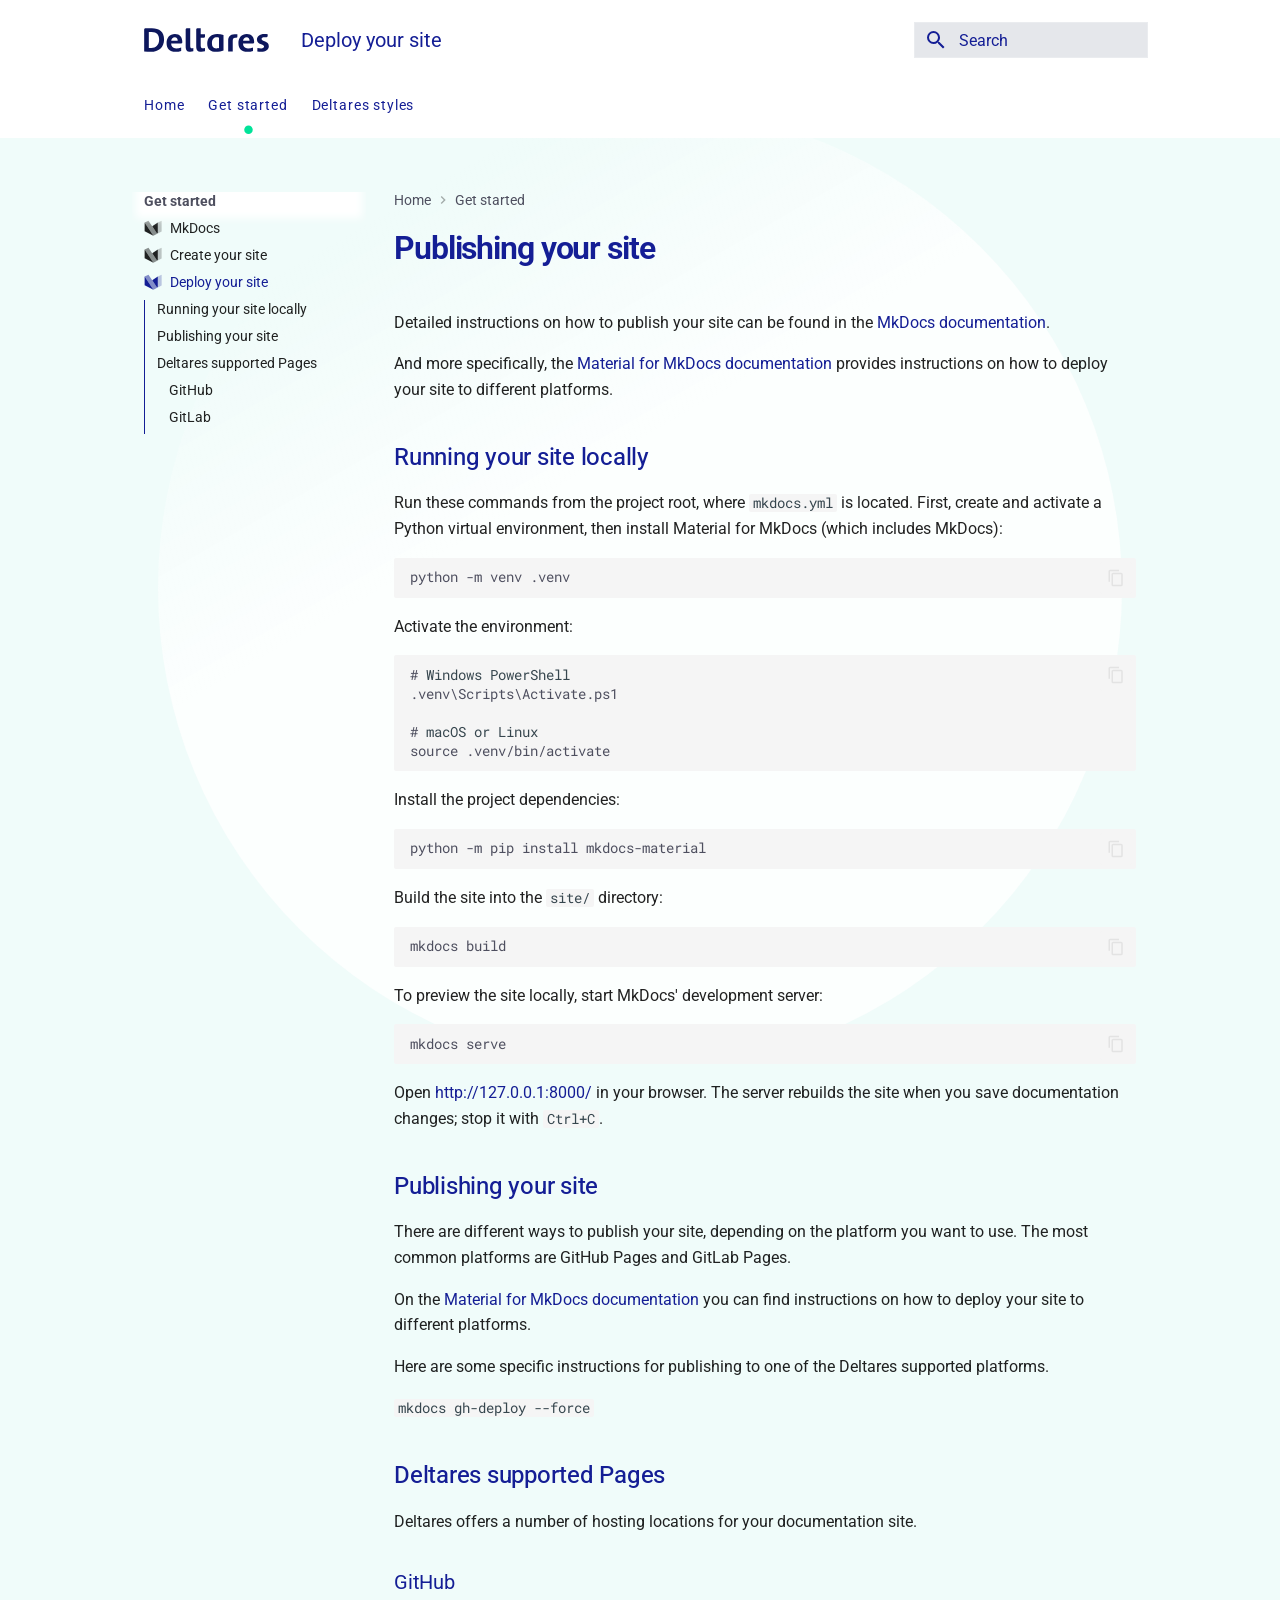
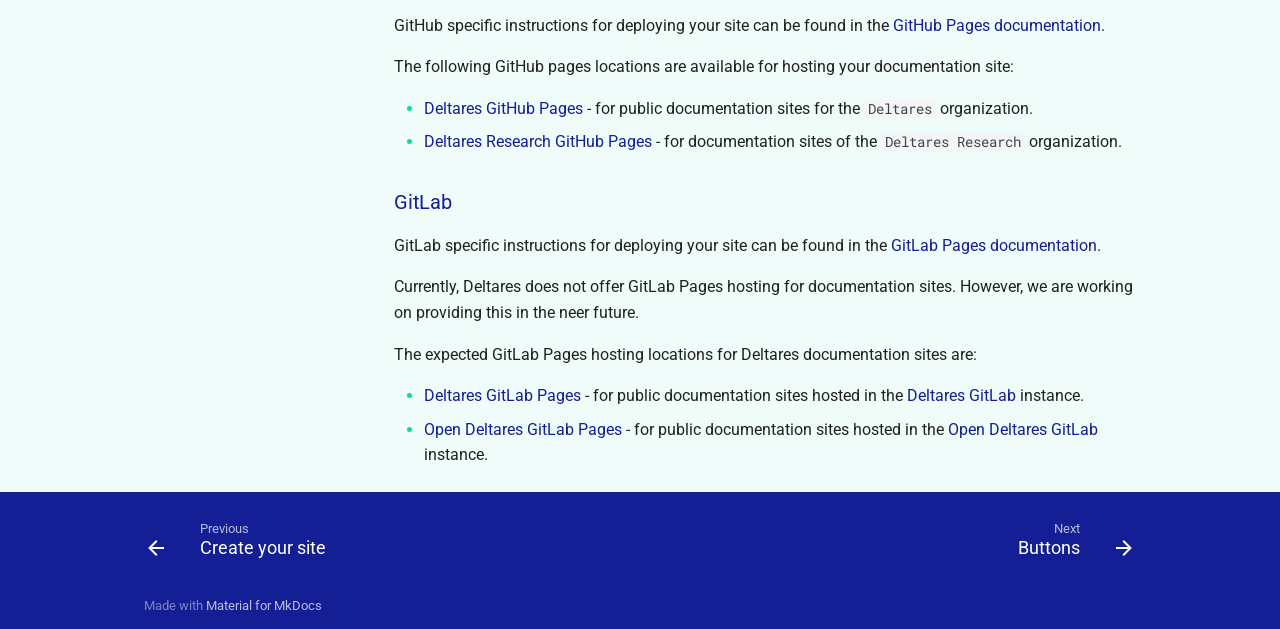
<file: mkdocs/deploy_your_site/index.html>
<!doctype html>
<html lang="en" class="no-js">
  <head>
    
      <meta charset="utf-8">
      <meta name="viewport" content="width=device-width,initial-scale=1">
      
      
      
        <link rel="canonical" href="https://deltares-research.github.io/mkdocs-deltares-theme/mkdocs/deploy_your_site/">
      
      
        <link rel="prev" href="../create_your_site/">
      
      
        <link rel="next" href="../../style_examples/buttons/">
      
      
        
      
      
      <link rel="icon" href="../../assets/favicon-16x16.png">
      <meta name="generator" content="mkdocs-1.6.1, mkdocs-material-9.7.7">
    
    

<title>MkDocs Deltares Theme</title>


    
      <link rel="stylesheet" href="../../assets/stylesheets/main.ec1eaa64.min.css">
      
        
        <link rel="stylesheet" href="../../assets/stylesheets/palette.ab4e12ef.min.css">
      
      


    
    
      
    
    
      
        
        
        <link rel="preconnect" href="https://fonts.gstatic.com" crossorigin>
        <link rel="stylesheet" href="https://fonts.googleapis.com/css?family=Roboto:300,300i,400,400i,700,700i%7CRoboto+Mono:400,400i,700,700i&display=fallback">
        <style>:root{--md-text-font:"Roboto";--md-code-font:"Roboto Mono"}</style>
      
    
    
    <script>__md_scope=new URL("../..",location),__md_hash=e=>[...e].reduce(((e,_)=>(e<<5)-e+_.charCodeAt(0)),0),__md_get=(e,_=localStorage,t=__md_scope)=>JSON.parse(_.getItem(t.pathname+"."+e)),__md_set=(e,_,t=localStorage,a=__md_scope)=>{try{t.setItem(a.pathname+"."+e,JSON.stringify(_))}catch(e){}}</script>
    
      

    
    
  <link rel="stylesheet" href="../../assets/stylesheets/deltares.css">

  </head>
  
  
    
    
      
    
    
    
    
    <body dir="ltr" data-md-color-scheme="default" data-md-color-primary="custom" data-md-color-accent="custom">
  
    
    <input class="md-toggle" data-md-toggle="drawer" type="checkbox" id="__drawer" autocomplete="off">
    <input class="md-toggle" data-md-toggle="search" type="checkbox" id="__search" autocomplete="off">
    <label class="md-overlay" for="__drawer"></label>
    <div data-md-component="skip">
      
        
        <a href="#publishing-your-site" class="md-skip">
          Skip to content
        </a>
      
    </div>
    <div data-md-component="announce">
      
    </div>
    
    
      <!--
  Copyright (c) 2016-2025 Martin Donath <martin.donath@squidfunk.com>

  Permission is hereby granted, free of charge, to any person obtaining a copy
  of this software and associated documentation files (the "Software"), to
  deal in the Software without restriction, including without limitation the
  rights to use, copy, modify, merge, publish, distribute, sublicense, and/or
  sell copies of the Software, and to permit persons to whom the Software is
  furnished to do so, subject to the following conditions:

  The above copyright notice and this permission notice shall be included in
  all copies or substantial portions of the Software.

  THE SOFTWARE IS PROVIDED "AS IS", WITHOUT WARRANTY OF ANY KIND, EXPRESS OR
  IMPLIED, INCLUDING BUT NOT LIMITED TO THE WARRANTIES OF MERCHANTABILITY,
  FITNESS FOR A PARTICULAR PURPOSE AND NON-INFRINGEMENT. IN NO EVENT SHALL THE
  AUTHORS OR COPYRIGHT HOLDERS BE LIABLE FOR ANY CLAIM, DAMAGES OR OTHER
  LIABILITY, WHETHER IN AN ACTION OF CONTRACT, TORT OR OTHERWISE, ARISING
  FROM, OUT OF OR IN CONNECTION WITH THE SOFTWARE OR THE USE OR OTHER DEALINGS
  IN THE SOFTWARE.
-->

<!-- Determine classes -->

<!--Deltares update: no shadow-->

<!-- Header -->
<header class="md-header" data-md-component="header">
  <nav
    class="md-header__inner md-grid"
    aria-label="Header"
  >

    <!-- Link to home -->
    <a
      href="../.."
      title="MkDocs Deltares Theme"
      class="md-header__button md-logo"
      aria-label="MkDocs Deltares Theme"
      data-md-component="logo"
    >
      
  <img src="../../assets/logo-of-deltares.svg" alt="logo">

    </a>

    <!-- Button to open drawer -->
    <label class="md-header__button md-icon" for="__drawer">
      
      <svg xmlns="http://www.w3.org/2000/svg" viewBox="0 0 24 24"><path d="M3 6h18v2H3zm0 5h18v2H3zm0 5h18v2H3z"/></svg>
    </label>

    <!-- Header title -->
    <div class="md-header__title" data-md-component="header-title">
      <div class="md-header__ellipsis">
        <div class="md-header__topic">
          <span class="md-ellipsis">
            MkDocs Deltares Theme
          </span>
        </div>
        <div class="md-header__topic" data-md-component="header-topic">
          <span class="md-ellipsis">
            
              Deploy your site
            
          </span>
        </div>
      </div>
    </div>

    <!-- Color palette toggle -->
    
      
        <form class="md-header__option" data-md-component="palette">
  
    
    
    
    <input class="md-option" data-md-color-media="" data-md-color-scheme="default" data-md-color-primary="custom" data-md-color-accent="custom"  aria-hidden="true"  type="radio" name="__palette" id="__palette_0">
    
  
</form>
      
    

    <!-- User preference: color palette -->
    
      <script>var palette=__md_get("__palette");if(palette&&palette.color){if("(prefers-color-scheme)"===palette.color.media){var media=matchMedia("(prefers-color-scheme: light)"),input=document.querySelector(media.matches?"[data-md-color-media='(prefers-color-scheme: light)']":"[data-md-color-media='(prefers-color-scheme: dark)']");palette.color.media=input.getAttribute("data-md-color-media"),palette.color.scheme=input.getAttribute("data-md-color-scheme"),palette.color.primary=input.getAttribute("data-md-color-primary"),palette.color.accent=input.getAttribute("data-md-color-accent")}for(var[key,value]of Object.entries(palette.color))document.body.setAttribute("data-md-color-"+key,value)}</script>
    

    <!-- Site language selector -->
    

    <!-- Button to open search modal -->
    
      

      <!-- Check if search is actually enabled - see https://t.ly/DT_0V -->
      
        <label class="md-header__button md-icon" for="__search">
          
          <svg xmlns="http://www.w3.org/2000/svg" viewBox="0 0 24 24"><path d="M9.5 3A6.5 6.5 0 0 1 16 9.5c0 1.61-.59 3.09-1.56 4.23l.27.27h.79l5 5-1.5 1.5-5-5v-.79l-.27-.27A6.52 6.52 0 0 1 9.5 16 6.5 6.5 0 0 1 3 9.5 6.5 6.5 0 0 1 9.5 3m0 2C7 5 5 7 5 9.5S7 14 9.5 14 14 12 14 9.5 12 5 9.5 5"/></svg>
        </label>

        <!-- Search interface -->
        <div class="md-search" data-md-component="search" role="dialog">
  <label class="md-search__overlay" for="__search"></label>
  <div class="md-search__inner" role="search">
    <form class="md-search__form" name="search">
      <input type="text" class="md-search__input" name="query" aria-label="Search" placeholder="Search" autocapitalize="off" autocorrect="off" autocomplete="off" spellcheck="false" data-md-component="search-query" required>
      <label class="md-search__icon md-icon" for="__search">
        
        <svg xmlns="http://www.w3.org/2000/svg" viewBox="0 0 24 24"><path d="M9.5 3A6.5 6.5 0 0 1 16 9.5c0 1.61-.59 3.09-1.56 4.23l.27.27h.79l5 5-1.5 1.5-5-5v-.79l-.27-.27A6.52 6.52 0 0 1 9.5 16 6.5 6.5 0 0 1 3 9.5 6.5 6.5 0 0 1 9.5 3m0 2C7 5 5 7 5 9.5S7 14 9.5 14 14 12 14 9.5 12 5 9.5 5"/></svg>
        
        <svg xmlns="http://www.w3.org/2000/svg" viewBox="0 0 24 24"><path d="M20 11v2H8l5.5 5.5-1.42 1.42L4.16 12l7.92-7.92L13.5 5.5 8 11z"/></svg>
      </label>
      <nav class="md-search__options" aria-label="Search">
        
        <button type="reset" class="md-search__icon md-icon" title="Clear" aria-label="Clear" tabindex="-1">
          
          <svg xmlns="http://www.w3.org/2000/svg" viewBox="0 0 24 24"><path d="M19 6.41 17.59 5 12 10.59 6.41 5 5 6.41 10.59 12 5 17.59 6.41 19 12 13.41 17.59 19 19 17.59 13.41 12z"/></svg>
        </button>
      </nav>
      
        <div class="md-search__suggest" data-md-component="search-suggest"></div>
      
    </form>
    <div class="md-search__output">
      <div class="md-search__scrollwrap" tabindex="0" data-md-scrollfix>
        <div class="md-search-result" data-md-component="search-result">
          <div class="md-search-result__meta">
            Initializing search
          </div>
          <ol class="md-search-result__list" role="presentation"></ol>
        </div>
      </div>
    </div>
  </div>
</div>
      
    

    <!-- Repository information -->
    
  </nav>

  <!-- Navigation tabs (sticky) -->
  
    
      
<nav class="md-tabs" aria-label="Tabs" data-md-component="tabs">
  <div class="md-grid">
    <ul class="md-tabs__list">
      
        
  
  
  
  
    <li class="md-tabs__item">
      <a href="../.." class="md-tabs__link">
        
  
  
    
  
  Home

      </a>
    </li>
  

      
        
  
  
  
    
  
  
    
    
      <li class="md-tabs__item md-tabs__item--active">
        <a href="../mkdocs/" class="md-tabs__link">
          
  
  
  Get started

        </a>
      </li>
    
  

      
        
  
  
  
  
    
    
      <li class="md-tabs__item">
        <a href="../../style_examples/buttons/" class="md-tabs__link">
          
  
  
  Deltares styles

        </a>
      </li>
    
  

      
    </ul>
  </div>
</nav>
    
  
</header>
    
    <div class="md-container" data-md-component="container">
      
      
        
      
      <main class="md-main" data-md-component="main">
        <div class="md-main__inner md-grid">
          
            
              
              <div class="md-sidebar md-sidebar--primary" data-md-component="sidebar" data-md-type="navigation" >
                <div class="md-sidebar__scrollwrap">
                  <div class="md-sidebar__inner">
                    


  


  

<nav class="md-nav md-nav--primary md-nav--lifted md-nav--integrated" aria-label="Navigation" data-md-level="0">
  <label class="md-nav__title" for="__drawer">
    <a href="../.." title="MkDocs Deltares Theme" class="md-nav__button md-logo" aria-label="MkDocs Deltares Theme" data-md-component="logo">
      
  <img src="../../assets/logo-of-deltares.svg" alt="logo">

    </a>
    MkDocs Deltares Theme
  </label>
  
  <ul class="md-nav__list" data-md-scrollfix>
    
      
      
  
  
  
  
    <li class="md-nav__item">
      <a href="../.." class="md-nav__link">
        
  
  
  <span class="md-ellipsis">
    
  
    Home
  

    
  </span>
  
  

      </a>
    </li>
  

    
      
      
  
  
    
  
  
  
    
    
    
    
      
        
        
      
      
    
    
    <li class="md-nav__item md-nav__item--active md-nav__item--section md-nav__item--nested">
      
        
        
        <input class="md-nav__toggle md-toggle " type="checkbox" id="__nav_2" checked>
        
          
          <label class="md-nav__link" for="__nav_2" id="__nav_2_label" tabindex="">
            
  
  
  <span class="md-ellipsis">
    
  
    Get started
  

    
  </span>
  
  

            <span class="md-nav__icon md-icon"></span>
          </label>
        
        <nav class="md-nav" data-md-level="1" aria-labelledby="__nav_2_label" aria-expanded="true">
          <label class="md-nav__title" for="__nav_2">
            <span class="md-nav__icon md-icon"></span>
            
  
    Get started
  

          </label>
          <ul class="md-nav__list" data-md-scrollfix>
            
              
                
  
  
  
  
    <li class="md-nav__item">
      <a href="../mkdocs/" class="md-nav__link">
        
  
  
    <svg xmlns="http://www.w3.org/2000/svg" viewBox="0 0 89 89">
  <path d="M3.136,17.387l0,42.932l42.932,21.467l-42.932,-64.399Z" />
  <path d="M21.91,8l42.933,64.398l-18.775,9.388l-42.932,-64.399l18.774,-9.387Z" style="fill-opacity: 0.5" />
  <path d="M67.535,17.387l-27.262,18.156l21.878,32.818l5.384,2.691l0,-53.665Z" />
  <path d="M67.535,17.387l0,53.666l18.774,-9.388l0,-53.665l-18.774,9.387Z" style="fill-opacity: 0.25" />
</svg>
  
  <span class="md-ellipsis">
    
  
    MkDocs
  

    
  </span>
  
  

      </a>
    </li>
  

              
            
              
                
  
  
  
  
    <li class="md-nav__item">
      <a href="../create_your_site/" class="md-nav__link">
        
  
  
    <svg xmlns="http://www.w3.org/2000/svg" viewBox="0 0 89 89">
  <path d="M3.136,17.387l0,42.932l42.932,21.467l-42.932,-64.399Z" />
  <path d="M21.91,8l42.933,64.398l-18.775,9.388l-42.932,-64.399l18.774,-9.387Z" style="fill-opacity: 0.5" />
  <path d="M67.535,17.387l-27.262,18.156l21.878,32.818l5.384,2.691l0,-53.665Z" />
  <path d="M67.535,17.387l0,53.666l18.774,-9.388l0,-53.665l-18.774,9.387Z" style="fill-opacity: 0.25" />
</svg>
  
  <span class="md-ellipsis">
    
  
    Create your site
  

    
  </span>
  
  

      </a>
    </li>
  

              
            
              
                
  
  
    
  
  
  
    <li class="md-nav__item md-nav__item--active">
      
      <input class="md-nav__toggle md-toggle" type="checkbox" id="__toc">
      
      
        
      
      
        <label class="md-nav__link md-nav__link--active" for="__toc">
          
  
  
    <svg xmlns="http://www.w3.org/2000/svg" viewBox="0 0 89 89">
  <path d="M3.136,17.387l0,42.932l42.932,21.467l-42.932,-64.399Z" />
  <path d="M21.91,8l42.933,64.398l-18.775,9.388l-42.932,-64.399l18.774,-9.387Z" style="fill-opacity: 0.5" />
  <path d="M67.535,17.387l-27.262,18.156l21.878,32.818l5.384,2.691l0,-53.665Z" />
  <path d="M67.535,17.387l0,53.666l18.774,-9.388l0,-53.665l-18.774,9.387Z" style="fill-opacity: 0.25" />
</svg>
  
  <span class="md-ellipsis">
    
  
    Deploy your site
  

    
  </span>
  
  

          <span class="md-nav__icon md-icon"></span>
        </label>
      
      <a href="./" class="md-nav__link md-nav__link--active">
        
  
  
    <svg xmlns="http://www.w3.org/2000/svg" viewBox="0 0 89 89">
  <path d="M3.136,17.387l0,42.932l42.932,21.467l-42.932,-64.399Z" />
  <path d="M21.91,8l42.933,64.398l-18.775,9.388l-42.932,-64.399l18.774,-9.387Z" style="fill-opacity: 0.5" />
  <path d="M67.535,17.387l-27.262,18.156l21.878,32.818l5.384,2.691l0,-53.665Z" />
  <path d="M67.535,17.387l0,53.666l18.774,-9.388l0,-53.665l-18.774,9.387Z" style="fill-opacity: 0.25" />
</svg>
  
  <span class="md-ellipsis">
    
  
    Deploy your site
  

    
  </span>
  
  

      </a>
      
        

<nav class="md-nav md-nav--secondary" aria-label="Table of contents">
  
  
  
    
  
  
    <label class="md-nav__title" for="__toc">
      <span class="md-nav__icon md-icon"></span>
      Table of contents
    </label>
    <ul class="md-nav__list" data-md-component="toc" data-md-scrollfix>
      
        <li class="md-nav__item">
  <a href="#running-your-site-locally" class="md-nav__link">
    <span class="md-ellipsis">
      
        Running your site locally
      
    </span>
  </a>
  
</li>
      
        <li class="md-nav__item">
  <a href="#publishing-your-site_1" class="md-nav__link">
    <span class="md-ellipsis">
      
        Publishing your site
      
    </span>
  </a>
  
</li>
      
        <li class="md-nav__item">
  <a href="#deltares-supported-pages" class="md-nav__link">
    <span class="md-ellipsis">
      
        Deltares supported Pages
      
    </span>
  </a>
  
    <nav class="md-nav" aria-label="Deltares supported Pages">
      <ul class="md-nav__list">
        
          <li class="md-nav__item">
  <a href="#github" class="md-nav__link">
    <span class="md-ellipsis">
      
        GitHub
      
    </span>
  </a>
  
</li>
        
          <li class="md-nav__item">
  <a href="#gitlab" class="md-nav__link">
    <span class="md-ellipsis">
      
        GitLab
      
    </span>
  </a>
  
</li>
        
      </ul>
    </nav>
  
</li>
      
    </ul>
  
</nav>
      
    </li>
  

              
            
          </ul>
        </nav>
      
    </li>
  

    
      
      
  
  
  
  
    
    
    
    
      
      
    
    
    <li class="md-nav__item md-nav__item--nested">
      
        
        
          
        
        <input class="md-nav__toggle md-toggle md-toggle--indeterminate" type="checkbox" id="__nav_3" >
        
          
          <label class="md-nav__link" for="__nav_3" id="__nav_3_label" tabindex="0">
            
  
  
  <span class="md-ellipsis">
    
  
    Deltares styles
  

    
  </span>
  
  

            <span class="md-nav__icon md-icon"></span>
          </label>
        
        <nav class="md-nav" data-md-level="1" aria-labelledby="__nav_3_label" aria-expanded="false">
          <label class="md-nav__title" for="__nav_3">
            <span class="md-nav__icon md-icon"></span>
            
  
    Deltares styles
  

          </label>
          <ul class="md-nav__list" data-md-scrollfix>
            
              
                
  
  
  
  
    <li class="md-nav__item">
      <a href="../../style_examples/buttons/" class="md-nav__link">
        
  
  
    <svg xmlns="http://www.w3.org/2000/svg" viewBox="0 0 24 24"><path d="M20 20.5c0 .8-.7 1.5-1.5 1.5H13c-.4 0-.7-.1-1-.4l-4-4.2.7-.8c.2-.2.5-.3.8-.3h.2L12 18V9c0-.6.4-1 1-1s1 .4 1 1v4.5l1.2.1 3.9 2.2c.5.2.9.8.9 1.3zM20 2H4c-1.1 0-2 .9-2 2v8c0 1.1.9 2 2 2h4v-2H4V4h16v8h-2v2h2c1.1 0 2-.9 2-2V4c0-1.1-.9-2-2-2"/></svg>
  
  <span class="md-ellipsis">
    
  
    Buttons
  

    
  </span>
  
  

      </a>
    </li>
  

              
            
              
                
  
  
  
  
    <li class="md-nav__item">
      <a href="../../style_examples/headers/" class="md-nav__link">
        
  
  
    <svg xmlns="http://www.w3.org/2000/svg" viewBox="0 0 24 24"><path d="M3 4h2v6h4V4h2v14H9v-6H5v6H3zm11 14v-2h2V6.31l-2.5 1.44V5.44L16 4h2v12h2v2z"/></svg>
  
  <span class="md-ellipsis">
    
  
    Headers
  

    
  </span>
  
  

      </a>
    </li>
  

              
            
              
                
  
  
  
  
    <li class="md-nav__item">
      <a href="../../style_examples/lists/" class="md-nav__link">
        
  
  
    <svg xmlns="http://www.w3.org/2000/svg" viewBox="0 0 512 512"><!--! Font Awesome Free 7.1.0 by @fontawesome - https://fontawesome.com License - https://fontawesome.com/license/free (Icons: CC BY 4.0, Fonts: SIL OFL 1.1, Code: MIT License) Copyright 2025 Fonticons, Inc.--><path d="M40 48c-13.3 0-24 10.7-24 24v48c0 13.3 10.7 24 24 24h48c13.3 0 24-10.7 24-24V72c0-13.3-10.7-24-24-24zm152 16c-17.7 0-32 14.3-32 32s14.3 32 32 32h288c17.7 0 32-14.3 32-32s-14.3-32-32-32zm0 160c-17.7 0-32 14.3-32 32s14.3 32 32 32h288c17.7 0 32-14.3 32-32s-14.3-32-32-32zm0 160c-17.7 0-32 14.3-32 32s14.3 32 32 32h288c17.7 0 32-14.3 32-32s-14.3-32-32-32zM16 232v48c0 13.3 10.7 24 24 24h48c13.3 0 24-10.7 24-24v-48c0-13.3-10.7-24-24-24H40c-13.3 0-24 10.7-24 24m24 136c-13.3 0-24 10.7-24 24v48c0 13.3 10.7 24 24 24h48c13.3 0 24-10.7 24-24v-48c0-13.3-10.7-24-24-24z"/></svg>
  
  <span class="md-ellipsis">
    
  
    Lists
  

    
  </span>
  
  

      </a>
    </li>
  

              
            
              
                
  
  
  
  
    <li class="md-nav__item">
      <a href="../../style_examples/tables/" class="md-nav__link">
        
  
  
    <svg xmlns="http://www.w3.org/2000/svg" viewBox="0 0 24 24"><path d="M5 4h14a2 2 0 0 1 2 2v12a2 2 0 0 1-2 2H5a2 2 0 0 1-2-2V6a2 2 0 0 1 2-2m0 4v4h6V8zm8 0v4h6V8zm-8 6v4h6v-4zm8 0v4h6v-4z"/></svg>
  
  <span class="md-ellipsis">
    
  
    Tables
  

    
  </span>
  
  

      </a>
    </li>
  

              
            
          </ul>
        </nav>
      
    </li>
  

    
  </ul>
</nav>
                  </div>
                </div>
              </div>
            
            
          
          
            <div class="md-content" data-md-component="content">
              
                



  


  <nav class="md-path" aria-label="Navigation" >
    <ol class="md-path__list">
      
        
  
  
    <li class="md-path__item">
      <a href="../.." class="md-path__link">
        
  <span class="md-ellipsis">
    Home
  </span>

      </a>
    </li>
  

      
      
        
  
  
    
    
      <li class="md-path__item">
        <a href="../mkdocs/" class="md-path__link">
          
  <span class="md-ellipsis">
    Get started
  </span>

        </a>
      </li>
    
  

      
    </ol>
  </nav>

              
              <article class="md-content__inner md-typeset">
                
                  



<h1 id="publishing-your-site">Publishing your site</h1>
<p>Detailed instructions on how to publish your site can be found in the <a href="https://www.mkdocs.org/user-guide/deploying-your-docs/">MkDocs documentation</a>.</p>
<p>And more specifically, the <a href="https://squidfunk.github.io/mkdocs-material/publishing-your-site/">Material for MkDocs documentation</a> provides instructions on how to deploy your site to different platforms.</p>
<h2 id="running-your-site-locally">Running your site locally</h2>
<p>Run these commands from the project root, where <code>mkdocs.yml</code> is located. First, create and activate a Python virtual environment, then install Material for MkDocs (which includes MkDocs):</p>
<div class="highlight"><pre><span></span><code><span class="go">python -m venv .venv</span>
</code></pre></div>
<p>Activate the environment:</p>
<div class="highlight"><pre><span></span><code><span class="gp"># </span>Windows<span class="w"> </span>PowerShell
<span class="go">.venv\Scripts\Activate.ps1</span>

<span class="gp"># </span>macOS<span class="w"> </span>or<span class="w"> </span>Linux
<span class="go">source .venv/bin/activate</span>
</code></pre></div>
<p>Install the project dependencies:</p>
<div class="highlight"><pre><span></span><code><span class="go">python -m pip install mkdocs-material</span>
</code></pre></div>
<p>Build the site into the <code>site/</code> directory:</p>
<div class="highlight"><pre><span></span><code><span class="go">mkdocs build</span>
</code></pre></div>
<p>To preview the site locally, start MkDocs' development server:</p>
<div class="highlight"><pre><span></span><code><span class="go">mkdocs serve</span>
</code></pre></div>
<p>Open <a href="http://127.0.0.1:8000/">http://127.0.0.1:8000/</a> in your browser. The server rebuilds the site when you save documentation changes; stop it with <code>Ctrl+C</code>.</p>
<h2 id="publishing-your-site_1">Publishing your site</h2>
<p>There are different ways to publish your site, depending on the platform you want to use. The most common platforms are GitHub Pages and GitLab Pages.</p>
<p>On the <a href="https://squidfunk.github.io/mkdocs-material/publishing-your-site/">Material for MkDocs documentation</a> you can find instructions on how to deploy your site to different platforms.</p>
<p>Here are some specific instructions for publishing to one of the Deltares supported platforms.</p>
<p><code>mkdocs gh-deploy --force</code></p>
<h2 id="deltares-supported-pages">Deltares supported Pages</h2>
<p>Deltares offers a number of hosting locations for your documentation site. </p>
<h3 id="github">GitHub</h3>
<p>GitHub specific instructions for deploying your site can be found in the <a href="https://docs.github.com/en/pages/getting-started-with-github-pages">GitHub Pages documentation</a>.</p>
<p>The following GitHub pages locations are available for hosting your documentation site:</p>
<ul>
<li><a href="https://deltares.github.io/">Deltares GitHub Pages</a> - for public documentation sites for the <code>Deltares</code> organization.</li>
<li><a href="https://deltares-research.github.io/">Deltares Research GitHub Pages</a> - for documentation sites of the <code>Deltares Research</code> organization.</li>
</ul>
<h3 id="gitlab">GitLab</h3>
<p>GitLab specific instructions for deploying your site can be found in the <a href="https://docs.gitlab.com/ee/user/project/pages/">GitLab Pages documentation</a>.</p>
<p>Currently, Deltares does not offer GitLab Pages hosting for documentation sites. However, we are working on providing this in the neer future. </p>
<p>The expected GitLab Pages hosting locations for Deltares documentation sites are:</p>
<ul>
<li><a href="https://pages.deltares.nl/">Deltares GitLab Pages</a> - for public documentation sites hosted in the <a href="https://git.deltares.nl/">Deltares GitLab</a> instance.</li>
<li><a href="https://open-pages.deltares.nl/">Open Deltares GitLab Pages</a> - for public documentation sites hosted in the <a href="https://open-git.deltares.nl/">Open Deltares GitLab</a> instance.</li>
</ul>







  
  






                
              </article>
            </div>
          
          
<script>var target=document.getElementById(location.hash.slice(1));target&&target.name&&(target.checked=target.name.startsWith("__tabbed_"))</script>
        </div>
        
          <button type="button" class="md-top md-icon" data-md-component="top" hidden>
  
  <svg xmlns="http://www.w3.org/2000/svg" viewBox="0 0 24 24"><path d="M13 20h-2V8l-5.5 5.5-1.42-1.42L12 4.16l7.92 7.92-1.42 1.42L13 8z"/></svg>
  Back to top
</button>
        
      </main>
      
        <footer class="md-footer">
  
    
      
      <nav class="md-footer__inner md-grid" aria-label="Footer" >
        
          
          <a href="../create_your_site/" class="md-footer__link md-footer__link--prev" aria-label="Previous: Create your site">
            <div class="md-footer__button md-icon">
              
              <svg xmlns="http://www.w3.org/2000/svg" viewBox="0 0 24 24"><path d="M20 11v2H8l5.5 5.5-1.42 1.42L4.16 12l7.92-7.92L13.5 5.5 8 11z"/></svg>
            </div>
            <div class="md-footer__title">
              <span class="md-footer__direction">
                Previous
              </span>
              <div class="md-ellipsis">
                Create your site
              </div>
            </div>
          </a>
        
        
          
          <a href="../../style_examples/buttons/" class="md-footer__link md-footer__link--next" aria-label="Next: Buttons">
            <div class="md-footer__title">
              <span class="md-footer__direction">
                Next
              </span>
              <div class="md-ellipsis">
                Buttons
              </div>
            </div>
            <div class="md-footer__button md-icon">
              
              <svg xmlns="http://www.w3.org/2000/svg" viewBox="0 0 24 24"><path d="M4 11v2h12l-5.5 5.5 1.42 1.42L19.84 12l-7.92-7.92L10.5 5.5 16 11z"/></svg>
            </div>
          </a>
        
      </nav>
    
  
  <div class="md-footer-meta md-typeset">
    <div class="md-footer-meta__inner md-grid">
      <div class="md-copyright">
  
  
    Made with
    <a href="https://squidfunk.github.io/mkdocs-material/" target="_blank" rel="noopener">
      Material for MkDocs
    </a>
  
</div>
      
    </div>
  </div>
</footer>
      
    </div>
    <div class="md-dialog" data-md-component="dialog">
      <div class="md-dialog__inner md-typeset"></div>
    </div>
    
    
    
      
      
      <script id="__config" type="application/json">{"annotate": null, "base": "../..", "features": ["navigation.tabs", "navigation.tabs.sticky", "navigation.expand", "navigation.path", "navigation.top", "navigation.footer", "search.suggest", "search.highlight", "content.code.copy", "toc.integrate", null], "search": "../../assets/javascripts/workers/search.2c215733.min.js", "tags": null, "translations": {"clipboard.copied": "Copied to clipboard", "clipboard.copy": "Copy to clipboard", "search.result.more.one": "1 more on this page", "search.result.more.other": "# more on this page", "search.result.none": "No matching documents", "search.result.one": "1 matching document", "search.result.other": "# matching documents", "search.result.placeholder": "Type to start searching", "search.result.term.missing": "Missing", "select.version": "Select version"}, "version": null}</script>
    
    
  
      <script src="../../assets/javascripts/bundle.d7400e89.min.js"></script>
      
    


  </body>
</html>
</file>
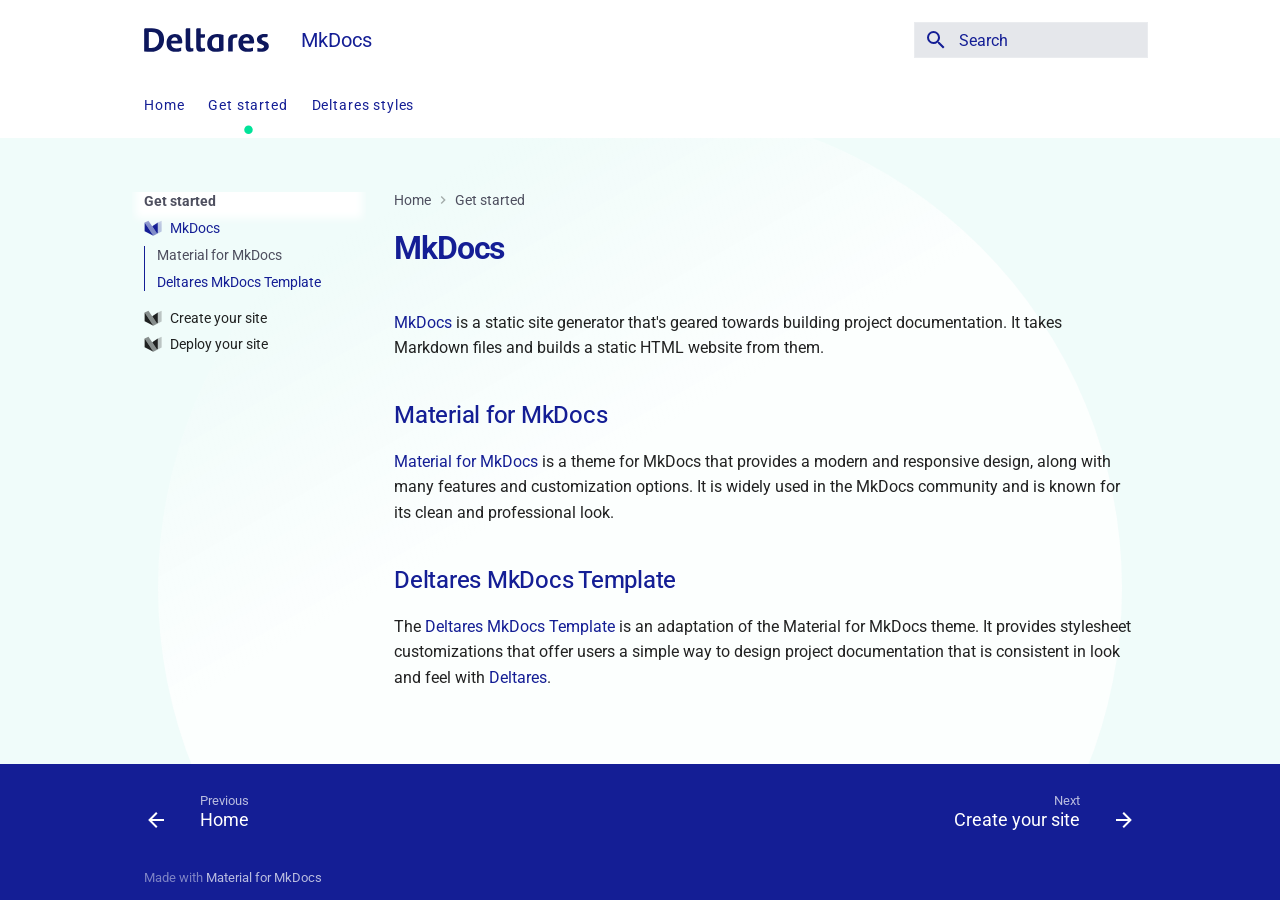
<file: mkdocs/mkdocs/index.html>
<!doctype html>
<html lang="en" class="no-js">
  <head>
    
      <meta charset="utf-8">
      <meta name="viewport" content="width=device-width,initial-scale=1">
      
      
      
        <link rel="canonical" href="https://deltares-research.github.io/mkdocs-deltares-theme/mkdocs/mkdocs/">
      
      
        <link rel="prev" href="../..">
      
      
        <link rel="next" href="../create_your_site/">
      
      
        
      
      
      <link rel="icon" href="../../assets/favicon-16x16.png">
      <meta name="generator" content="mkdocs-1.6.1, mkdocs-material-9.7.7">
    
    

<title>MkDocs Deltares Theme</title>


    
      <link rel="stylesheet" href="../../assets/stylesheets/main.ec1eaa64.min.css">
      
        
        <link rel="stylesheet" href="../../assets/stylesheets/palette.ab4e12ef.min.css">
      
      


    
    
      
    
    
      
        
        
        <link rel="preconnect" href="https://fonts.gstatic.com" crossorigin>
        <link rel="stylesheet" href="https://fonts.googleapis.com/css?family=Roboto:300,300i,400,400i,700,700i%7CRoboto+Mono:400,400i,700,700i&display=fallback">
        <style>:root{--md-text-font:"Roboto";--md-code-font:"Roboto Mono"}</style>
      
    
    
    <script>__md_scope=new URL("../..",location),__md_hash=e=>[...e].reduce(((e,_)=>(e<<5)-e+_.charCodeAt(0)),0),__md_get=(e,_=localStorage,t=__md_scope)=>JSON.parse(_.getItem(t.pathname+"."+e)),__md_set=(e,_,t=localStorage,a=__md_scope)=>{try{t.setItem(a.pathname+"."+e,JSON.stringify(_))}catch(e){}}</script>
    
      

    
    
  <link rel="stylesheet" href="../../assets/stylesheets/deltares.css">

  </head>
  
  
    
    
      
    
    
    
    
    <body dir="ltr" data-md-color-scheme="default" data-md-color-primary="custom" data-md-color-accent="custom">
  
    
    <input class="md-toggle" data-md-toggle="drawer" type="checkbox" id="__drawer" autocomplete="off">
    <input class="md-toggle" data-md-toggle="search" type="checkbox" id="__search" autocomplete="off">
    <label class="md-overlay" for="__drawer"></label>
    <div data-md-component="skip">
      
        
        <a href="#mkdocs" class="md-skip">
          Skip to content
        </a>
      
    </div>
    <div data-md-component="announce">
      
    </div>
    
    
      <!--
  Copyright (c) 2016-2025 Martin Donath <martin.donath@squidfunk.com>

  Permission is hereby granted, free of charge, to any person obtaining a copy
  of this software and associated documentation files (the "Software"), to
  deal in the Software without restriction, including without limitation the
  rights to use, copy, modify, merge, publish, distribute, sublicense, and/or
  sell copies of the Software, and to permit persons to whom the Software is
  furnished to do so, subject to the following conditions:

  The above copyright notice and this permission notice shall be included in
  all copies or substantial portions of the Software.

  THE SOFTWARE IS PROVIDED "AS IS", WITHOUT WARRANTY OF ANY KIND, EXPRESS OR
  IMPLIED, INCLUDING BUT NOT LIMITED TO THE WARRANTIES OF MERCHANTABILITY,
  FITNESS FOR A PARTICULAR PURPOSE AND NON-INFRINGEMENT. IN NO EVENT SHALL THE
  AUTHORS OR COPYRIGHT HOLDERS BE LIABLE FOR ANY CLAIM, DAMAGES OR OTHER
  LIABILITY, WHETHER IN AN ACTION OF CONTRACT, TORT OR OTHERWISE, ARISING
  FROM, OUT OF OR IN CONNECTION WITH THE SOFTWARE OR THE USE OR OTHER DEALINGS
  IN THE SOFTWARE.
-->

<!-- Determine classes -->

<!--Deltares update: no shadow-->

<!-- Header -->
<header class="md-header" data-md-component="header">
  <nav
    class="md-header__inner md-grid"
    aria-label="Header"
  >

    <!-- Link to home -->
    <a
      href="../.."
      title="MkDocs Deltares Theme"
      class="md-header__button md-logo"
      aria-label="MkDocs Deltares Theme"
      data-md-component="logo"
    >
      
  <img src="../../assets/logo-of-deltares.svg" alt="logo">

    </a>

    <!-- Button to open drawer -->
    <label class="md-header__button md-icon" for="__drawer">
      
      <svg xmlns="http://www.w3.org/2000/svg" viewBox="0 0 24 24"><path d="M3 6h18v2H3zm0 5h18v2H3zm0 5h18v2H3z"/></svg>
    </label>

    <!-- Header title -->
    <div class="md-header__title" data-md-component="header-title">
      <div class="md-header__ellipsis">
        <div class="md-header__topic">
          <span class="md-ellipsis">
            MkDocs Deltares Theme
          </span>
        </div>
        <div class="md-header__topic" data-md-component="header-topic">
          <span class="md-ellipsis">
            
              MkDocs
            
          </span>
        </div>
      </div>
    </div>

    <!-- Color palette toggle -->
    
      
        <form class="md-header__option" data-md-component="palette">
  
    
    
    
    <input class="md-option" data-md-color-media="" data-md-color-scheme="default" data-md-color-primary="custom" data-md-color-accent="custom"  aria-hidden="true"  type="radio" name="__palette" id="__palette_0">
    
  
</form>
      
    

    <!-- User preference: color palette -->
    
      <script>var palette=__md_get("__palette");if(palette&&palette.color){if("(prefers-color-scheme)"===palette.color.media){var media=matchMedia("(prefers-color-scheme: light)"),input=document.querySelector(media.matches?"[data-md-color-media='(prefers-color-scheme: light)']":"[data-md-color-media='(prefers-color-scheme: dark)']");palette.color.media=input.getAttribute("data-md-color-media"),palette.color.scheme=input.getAttribute("data-md-color-scheme"),palette.color.primary=input.getAttribute("data-md-color-primary"),palette.color.accent=input.getAttribute("data-md-color-accent")}for(var[key,value]of Object.entries(palette.color))document.body.setAttribute("data-md-color-"+key,value)}</script>
    

    <!-- Site language selector -->
    

    <!-- Button to open search modal -->
    
      

      <!-- Check if search is actually enabled - see https://t.ly/DT_0V -->
      
        <label class="md-header__button md-icon" for="__search">
          
          <svg xmlns="http://www.w3.org/2000/svg" viewBox="0 0 24 24"><path d="M9.5 3A6.5 6.5 0 0 1 16 9.5c0 1.61-.59 3.09-1.56 4.23l.27.27h.79l5 5-1.5 1.5-5-5v-.79l-.27-.27A6.52 6.52 0 0 1 9.5 16 6.5 6.5 0 0 1 3 9.5 6.5 6.5 0 0 1 9.5 3m0 2C7 5 5 7 5 9.5S7 14 9.5 14 14 12 14 9.5 12 5 9.5 5"/></svg>
        </label>

        <!-- Search interface -->
        <div class="md-search" data-md-component="search" role="dialog">
  <label class="md-search__overlay" for="__search"></label>
  <div class="md-search__inner" role="search">
    <form class="md-search__form" name="search">
      <input type="text" class="md-search__input" name="query" aria-label="Search" placeholder="Search" autocapitalize="off" autocorrect="off" autocomplete="off" spellcheck="false" data-md-component="search-query" required>
      <label class="md-search__icon md-icon" for="__search">
        
        <svg xmlns="http://www.w3.org/2000/svg" viewBox="0 0 24 24"><path d="M9.5 3A6.5 6.5 0 0 1 16 9.5c0 1.61-.59 3.09-1.56 4.23l.27.27h.79l5 5-1.5 1.5-5-5v-.79l-.27-.27A6.52 6.52 0 0 1 9.5 16 6.5 6.5 0 0 1 3 9.5 6.5 6.5 0 0 1 9.5 3m0 2C7 5 5 7 5 9.5S7 14 9.5 14 14 12 14 9.5 12 5 9.5 5"/></svg>
        
        <svg xmlns="http://www.w3.org/2000/svg" viewBox="0 0 24 24"><path d="M20 11v2H8l5.5 5.5-1.42 1.42L4.16 12l7.92-7.92L13.5 5.5 8 11z"/></svg>
      </label>
      <nav class="md-search__options" aria-label="Search">
        
        <button type="reset" class="md-search__icon md-icon" title="Clear" aria-label="Clear" tabindex="-1">
          
          <svg xmlns="http://www.w3.org/2000/svg" viewBox="0 0 24 24"><path d="M19 6.41 17.59 5 12 10.59 6.41 5 5 6.41 10.59 12 5 17.59 6.41 19 12 13.41 17.59 19 19 17.59 13.41 12z"/></svg>
        </button>
      </nav>
      
        <div class="md-search__suggest" data-md-component="search-suggest"></div>
      
    </form>
    <div class="md-search__output">
      <div class="md-search__scrollwrap" tabindex="0" data-md-scrollfix>
        <div class="md-search-result" data-md-component="search-result">
          <div class="md-search-result__meta">
            Initializing search
          </div>
          <ol class="md-search-result__list" role="presentation"></ol>
        </div>
      </div>
    </div>
  </div>
</div>
      
    

    <!-- Repository information -->
    
  </nav>

  <!-- Navigation tabs (sticky) -->
  
    
      
<nav class="md-tabs" aria-label="Tabs" data-md-component="tabs">
  <div class="md-grid">
    <ul class="md-tabs__list">
      
        
  
  
  
  
    <li class="md-tabs__item">
      <a href="../.." class="md-tabs__link">
        
  
  
    
  
  Home

      </a>
    </li>
  

      
        
  
  
  
    
  
  
    
    
      <li class="md-tabs__item md-tabs__item--active">
        <a href="./" class="md-tabs__link">
          
  
  
  Get started

        </a>
      </li>
    
  

      
        
  
  
  
  
    
    
      <li class="md-tabs__item">
        <a href="../../style_examples/buttons/" class="md-tabs__link">
          
  
  
  Deltares styles

        </a>
      </li>
    
  

      
    </ul>
  </div>
</nav>
    
  
</header>
    
    <div class="md-container" data-md-component="container">
      
      
        
      
      <main class="md-main" data-md-component="main">
        <div class="md-main__inner md-grid">
          
            
              
              <div class="md-sidebar md-sidebar--primary" data-md-component="sidebar" data-md-type="navigation" >
                <div class="md-sidebar__scrollwrap">
                  <div class="md-sidebar__inner">
                    


  


  

<nav class="md-nav md-nav--primary md-nav--lifted md-nav--integrated" aria-label="Navigation" data-md-level="0">
  <label class="md-nav__title" for="__drawer">
    <a href="../.." title="MkDocs Deltares Theme" class="md-nav__button md-logo" aria-label="MkDocs Deltares Theme" data-md-component="logo">
      
  <img src="../../assets/logo-of-deltares.svg" alt="logo">

    </a>
    MkDocs Deltares Theme
  </label>
  
  <ul class="md-nav__list" data-md-scrollfix>
    
      
      
  
  
  
  
    <li class="md-nav__item">
      <a href="../.." class="md-nav__link">
        
  
  
  <span class="md-ellipsis">
    
  
    Home
  

    
  </span>
  
  

      </a>
    </li>
  

    
      
      
  
  
    
  
  
  
    
    
    
    
      
        
        
      
      
    
    
    <li class="md-nav__item md-nav__item--active md-nav__item--section md-nav__item--nested">
      
        
        
        <input class="md-nav__toggle md-toggle " type="checkbox" id="__nav_2" checked>
        
          
          <label class="md-nav__link" for="__nav_2" id="__nav_2_label" tabindex="">
            
  
  
  <span class="md-ellipsis">
    
  
    Get started
  

    
  </span>
  
  

            <span class="md-nav__icon md-icon"></span>
          </label>
        
        <nav class="md-nav" data-md-level="1" aria-labelledby="__nav_2_label" aria-expanded="true">
          <label class="md-nav__title" for="__nav_2">
            <span class="md-nav__icon md-icon"></span>
            
  
    Get started
  

          </label>
          <ul class="md-nav__list" data-md-scrollfix>
            
              
                
  
  
    
  
  
  
    <li class="md-nav__item md-nav__item--active">
      
      <input class="md-nav__toggle md-toggle" type="checkbox" id="__toc">
      
      
        
      
      
        <label class="md-nav__link md-nav__link--active" for="__toc">
          
  
  
    <svg xmlns="http://www.w3.org/2000/svg" viewBox="0 0 89 89">
  <path d="M3.136,17.387l0,42.932l42.932,21.467l-42.932,-64.399Z" />
  <path d="M21.91,8l42.933,64.398l-18.775,9.388l-42.932,-64.399l18.774,-9.387Z" style="fill-opacity: 0.5" />
  <path d="M67.535,17.387l-27.262,18.156l21.878,32.818l5.384,2.691l0,-53.665Z" />
  <path d="M67.535,17.387l0,53.666l18.774,-9.388l0,-53.665l-18.774,9.387Z" style="fill-opacity: 0.25" />
</svg>
  
  <span class="md-ellipsis">
    
  
    MkDocs
  

    
  </span>
  
  

          <span class="md-nav__icon md-icon"></span>
        </label>
      
      <a href="./" class="md-nav__link md-nav__link--active">
        
  
  
    <svg xmlns="http://www.w3.org/2000/svg" viewBox="0 0 89 89">
  <path d="M3.136,17.387l0,42.932l42.932,21.467l-42.932,-64.399Z" />
  <path d="M21.91,8l42.933,64.398l-18.775,9.388l-42.932,-64.399l18.774,-9.387Z" style="fill-opacity: 0.5" />
  <path d="M67.535,17.387l-27.262,18.156l21.878,32.818l5.384,2.691l0,-53.665Z" />
  <path d="M67.535,17.387l0,53.666l18.774,-9.388l0,-53.665l-18.774,9.387Z" style="fill-opacity: 0.25" />
</svg>
  
  <span class="md-ellipsis">
    
  
    MkDocs
  

    
  </span>
  
  

      </a>
      
        

<nav class="md-nav md-nav--secondary" aria-label="Table of contents">
  
  
  
    
  
  
    <label class="md-nav__title" for="__toc">
      <span class="md-nav__icon md-icon"></span>
      Table of contents
    </label>
    <ul class="md-nav__list" data-md-component="toc" data-md-scrollfix>
      
        <li class="md-nav__item">
  <a href="#material-for-mkdocs" class="md-nav__link">
    <span class="md-ellipsis">
      
        Material for MkDocs
      
    </span>
  </a>
  
</li>
      
        <li class="md-nav__item">
  <a href="#deltares-mkdocs-template" class="md-nav__link">
    <span class="md-ellipsis">
      
        Deltares MkDocs Template
      
    </span>
  </a>
  
</li>
      
    </ul>
  
</nav>
      
    </li>
  

              
            
              
                
  
  
  
  
    <li class="md-nav__item">
      <a href="../create_your_site/" class="md-nav__link">
        
  
  
    <svg xmlns="http://www.w3.org/2000/svg" viewBox="0 0 89 89">
  <path d="M3.136,17.387l0,42.932l42.932,21.467l-42.932,-64.399Z" />
  <path d="M21.91,8l42.933,64.398l-18.775,9.388l-42.932,-64.399l18.774,-9.387Z" style="fill-opacity: 0.5" />
  <path d="M67.535,17.387l-27.262,18.156l21.878,32.818l5.384,2.691l0,-53.665Z" />
  <path d="M67.535,17.387l0,53.666l18.774,-9.388l0,-53.665l-18.774,9.387Z" style="fill-opacity: 0.25" />
</svg>
  
  <span class="md-ellipsis">
    
  
    Create your site
  

    
  </span>
  
  

      </a>
    </li>
  

              
            
              
                
  
  
  
  
    <li class="md-nav__item">
      <a href="../deploy_your_site/" class="md-nav__link">
        
  
  
    <svg xmlns="http://www.w3.org/2000/svg" viewBox="0 0 89 89">
  <path d="M3.136,17.387l0,42.932l42.932,21.467l-42.932,-64.399Z" />
  <path d="M21.91,8l42.933,64.398l-18.775,9.388l-42.932,-64.399l18.774,-9.387Z" style="fill-opacity: 0.5" />
  <path d="M67.535,17.387l-27.262,18.156l21.878,32.818l5.384,2.691l0,-53.665Z" />
  <path d="M67.535,17.387l0,53.666l18.774,-9.388l0,-53.665l-18.774,9.387Z" style="fill-opacity: 0.25" />
</svg>
  
  <span class="md-ellipsis">
    
  
    Deploy your site
  

    
  </span>
  
  

      </a>
    </li>
  

              
            
          </ul>
        </nav>
      
    </li>
  

    
      
      
  
  
  
  
    
    
    
    
      
      
    
    
    <li class="md-nav__item md-nav__item--nested">
      
        
        
          
        
        <input class="md-nav__toggle md-toggle md-toggle--indeterminate" type="checkbox" id="__nav_3" >
        
          
          <label class="md-nav__link" for="__nav_3" id="__nav_3_label" tabindex="0">
            
  
  
  <span class="md-ellipsis">
    
  
    Deltares styles
  

    
  </span>
  
  

            <span class="md-nav__icon md-icon"></span>
          </label>
        
        <nav class="md-nav" data-md-level="1" aria-labelledby="__nav_3_label" aria-expanded="false">
          <label class="md-nav__title" for="__nav_3">
            <span class="md-nav__icon md-icon"></span>
            
  
    Deltares styles
  

          </label>
          <ul class="md-nav__list" data-md-scrollfix>
            
              
                
  
  
  
  
    <li class="md-nav__item">
      <a href="../../style_examples/buttons/" class="md-nav__link">
        
  
  
    <svg xmlns="http://www.w3.org/2000/svg" viewBox="0 0 24 24"><path d="M20 20.5c0 .8-.7 1.5-1.5 1.5H13c-.4 0-.7-.1-1-.4l-4-4.2.7-.8c.2-.2.5-.3.8-.3h.2L12 18V9c0-.6.4-1 1-1s1 .4 1 1v4.5l1.2.1 3.9 2.2c.5.2.9.8.9 1.3zM20 2H4c-1.1 0-2 .9-2 2v8c0 1.1.9 2 2 2h4v-2H4V4h16v8h-2v2h2c1.1 0 2-.9 2-2V4c0-1.1-.9-2-2-2"/></svg>
  
  <span class="md-ellipsis">
    
  
    Buttons
  

    
  </span>
  
  

      </a>
    </li>
  

              
            
              
                
  
  
  
  
    <li class="md-nav__item">
      <a href="../../style_examples/headers/" class="md-nav__link">
        
  
  
    <svg xmlns="http://www.w3.org/2000/svg" viewBox="0 0 24 24"><path d="M3 4h2v6h4V4h2v14H9v-6H5v6H3zm11 14v-2h2V6.31l-2.5 1.44V5.44L16 4h2v12h2v2z"/></svg>
  
  <span class="md-ellipsis">
    
  
    Headers
  

    
  </span>
  
  

      </a>
    </li>
  

              
            
              
                
  
  
  
  
    <li class="md-nav__item">
      <a href="../../style_examples/lists/" class="md-nav__link">
        
  
  
    <svg xmlns="http://www.w3.org/2000/svg" viewBox="0 0 512 512"><!--! Font Awesome Free 7.1.0 by @fontawesome - https://fontawesome.com License - https://fontawesome.com/license/free (Icons: CC BY 4.0, Fonts: SIL OFL 1.1, Code: MIT License) Copyright 2025 Fonticons, Inc.--><path d="M40 48c-13.3 0-24 10.7-24 24v48c0 13.3 10.7 24 24 24h48c13.3 0 24-10.7 24-24V72c0-13.3-10.7-24-24-24zm152 16c-17.7 0-32 14.3-32 32s14.3 32 32 32h288c17.7 0 32-14.3 32-32s-14.3-32-32-32zm0 160c-17.7 0-32 14.3-32 32s14.3 32 32 32h288c17.7 0 32-14.3 32-32s-14.3-32-32-32zm0 160c-17.7 0-32 14.3-32 32s14.3 32 32 32h288c17.7 0 32-14.3 32-32s-14.3-32-32-32zM16 232v48c0 13.3 10.7 24 24 24h48c13.3 0 24-10.7 24-24v-48c0-13.3-10.7-24-24-24H40c-13.3 0-24 10.7-24 24m24 136c-13.3 0-24 10.7-24 24v48c0 13.3 10.7 24 24 24h48c13.3 0 24-10.7 24-24v-48c0-13.3-10.7-24-24-24z"/></svg>
  
  <span class="md-ellipsis">
    
  
    Lists
  

    
  </span>
  
  

      </a>
    </li>
  

              
            
              
                
  
  
  
  
    <li class="md-nav__item">
      <a href="../../style_examples/tables/" class="md-nav__link">
        
  
  
    <svg xmlns="http://www.w3.org/2000/svg" viewBox="0 0 24 24"><path d="M5 4h14a2 2 0 0 1 2 2v12a2 2 0 0 1-2 2H5a2 2 0 0 1-2-2V6a2 2 0 0 1 2-2m0 4v4h6V8zm8 0v4h6V8zm-8 6v4h6v-4zm8 0v4h6v-4z"/></svg>
  
  <span class="md-ellipsis">
    
  
    Tables
  

    
  </span>
  
  

      </a>
    </li>
  

              
            
          </ul>
        </nav>
      
    </li>
  

    
  </ul>
</nav>
                  </div>
                </div>
              </div>
            
            
          
          
            <div class="md-content" data-md-component="content">
              
                



  


  <nav class="md-path" aria-label="Navigation" >
    <ol class="md-path__list">
      
        
  
  
    <li class="md-path__item">
      <a href="../.." class="md-path__link">
        
  <span class="md-ellipsis">
    Home
  </span>

      </a>
    </li>
  

      
      
        
  
  
    
    
      <li class="md-path__item">
        <a href="./" class="md-path__link">
          
  <span class="md-ellipsis">
    Get started
  </span>

        </a>
      </li>
    
  

      
    </ol>
  </nav>

              
              <article class="md-content__inner md-typeset">
                
                  



<h1 id="mkdocs">MkDocs</h1>
<p><a href="https://www.mkdocs.org/">MkDocs</a> is a static site generator that's geared towards building project documentation. 
It takes Markdown files and builds a static HTML website from them.</p>
<h2 id="material-for-mkdocs">Material for MkDocs</h2>
<p><a href="https://squidfunk.github.io/mkdocs-material/">Material for MkDocs</a> is a theme for MkDocs that provides a modern and responsive design, 
along with many features and customization options. It is widely used in the MkDocs community and is known for its clean and professional look.</p>
<h2 id="deltares-mkdocs-template">Deltares MkDocs Template</h2>
<p>The <a href="https://github.com/Deltares-research/mkdocs-deltares-template">Deltares MkDocs Template</a> is an adaptation of the Material for MkDocs theme. It provides stylesheet customizations that 
offer users a simple way to design project documentation that is consistent in look and feel with <a href="https://www.deltares.nl/en/">Deltares</a>.</p>







  
  






                
              </article>
            </div>
          
          
<script>var target=document.getElementById(location.hash.slice(1));target&&target.name&&(target.checked=target.name.startsWith("__tabbed_"))</script>
        </div>
        
          <button type="button" class="md-top md-icon" data-md-component="top" hidden>
  
  <svg xmlns="http://www.w3.org/2000/svg" viewBox="0 0 24 24"><path d="M13 20h-2V8l-5.5 5.5-1.42-1.42L12 4.16l7.92 7.92-1.42 1.42L13 8z"/></svg>
  Back to top
</button>
        
      </main>
      
        <footer class="md-footer">
  
    
      
      <nav class="md-footer__inner md-grid" aria-label="Footer" >
        
          
          <a href="../.." class="md-footer__link md-footer__link--prev" aria-label="Previous: Home">
            <div class="md-footer__button md-icon">
              
              <svg xmlns="http://www.w3.org/2000/svg" viewBox="0 0 24 24"><path d="M20 11v2H8l5.5 5.5-1.42 1.42L4.16 12l7.92-7.92L13.5 5.5 8 11z"/></svg>
            </div>
            <div class="md-footer__title">
              <span class="md-footer__direction">
                Previous
              </span>
              <div class="md-ellipsis">
                Home
              </div>
            </div>
          </a>
        
        
          
          <a href="../create_your_site/" class="md-footer__link md-footer__link--next" aria-label="Next: Create your site">
            <div class="md-footer__title">
              <span class="md-footer__direction">
                Next
              </span>
              <div class="md-ellipsis">
                Create your site
              </div>
            </div>
            <div class="md-footer__button md-icon">
              
              <svg xmlns="http://www.w3.org/2000/svg" viewBox="0 0 24 24"><path d="M4 11v2h12l-5.5 5.5 1.42 1.42L19.84 12l-7.92-7.92L10.5 5.5 16 11z"/></svg>
            </div>
          </a>
        
      </nav>
    
  
  <div class="md-footer-meta md-typeset">
    <div class="md-footer-meta__inner md-grid">
      <div class="md-copyright">
  
  
    Made with
    <a href="https://squidfunk.github.io/mkdocs-material/" target="_blank" rel="noopener">
      Material for MkDocs
    </a>
  
</div>
      
    </div>
  </div>
</footer>
      
    </div>
    <div class="md-dialog" data-md-component="dialog">
      <div class="md-dialog__inner md-typeset"></div>
    </div>
    
    
    
      
      
      <script id="__config" type="application/json">{"annotate": null, "base": "../..", "features": ["navigation.tabs", "navigation.tabs.sticky", "navigation.expand", "navigation.path", "navigation.top", "navigation.footer", "search.suggest", "search.highlight", "content.code.copy", "toc.integrate", null], "search": "../../assets/javascripts/workers/search.2c215733.min.js", "tags": null, "translations": {"clipboard.copied": "Copied to clipboard", "clipboard.copy": "Copy to clipboard", "search.result.more.one": "1 more on this page", "search.result.more.other": "# more on this page", "search.result.none": "No matching documents", "search.result.one": "1 matching document", "search.result.other": "# matching documents", "search.result.placeholder": "Type to start searching", "search.result.term.missing": "Missing", "select.version": "Select version"}, "version": null}</script>
    
    
  
      <script src="../../assets/javascripts/bundle.d7400e89.min.js"></script>
      
    


  </body>
</html>
</file>
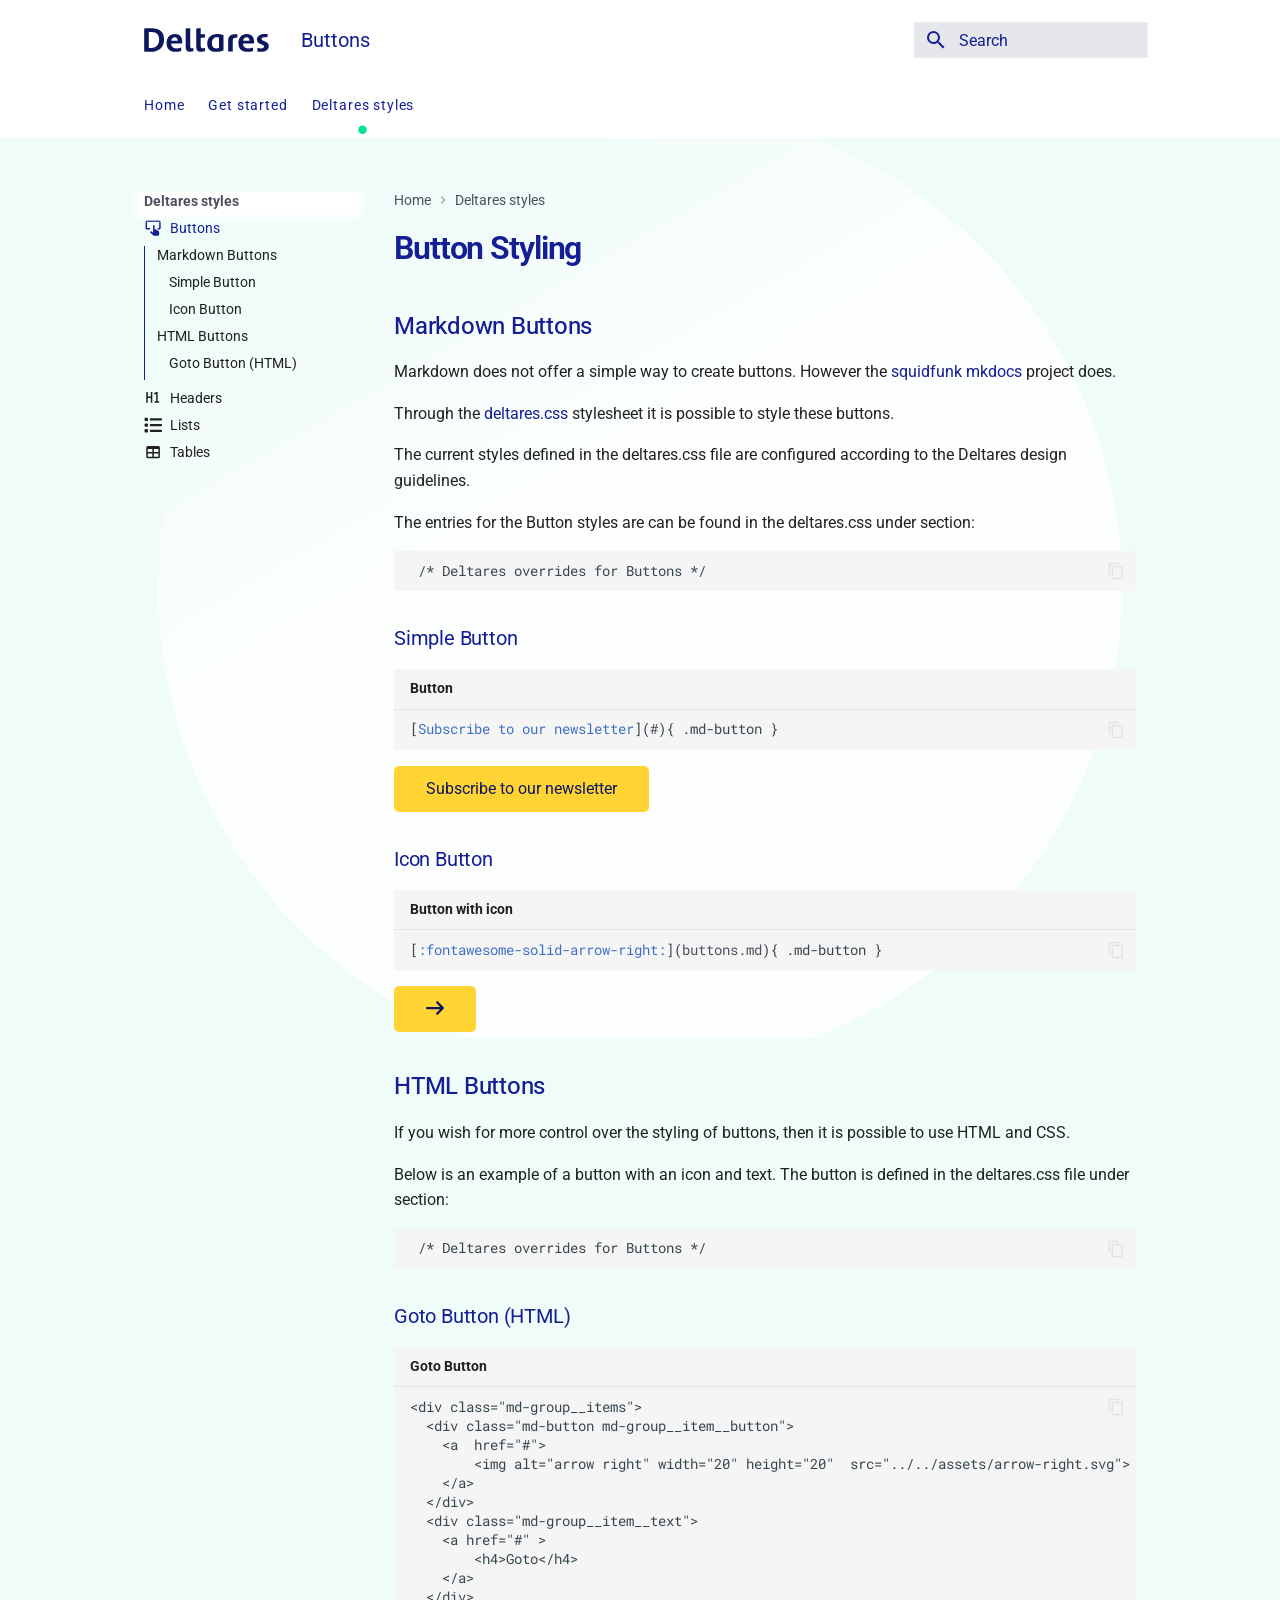
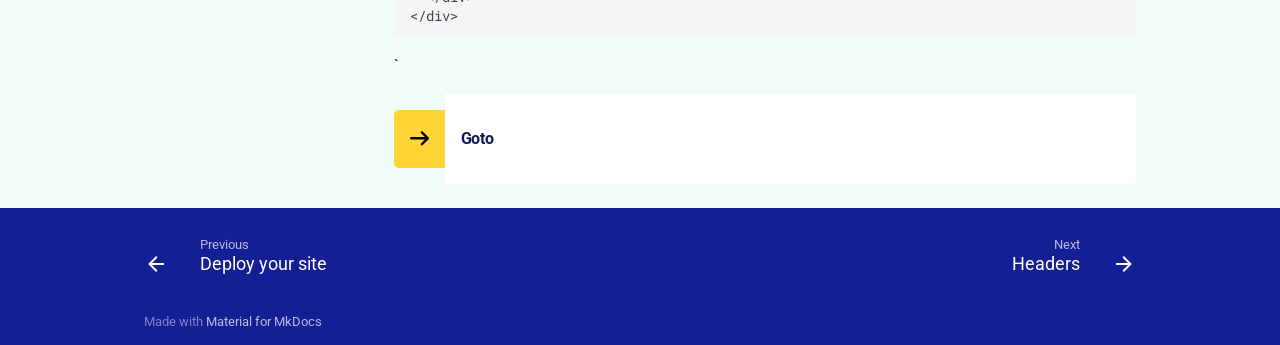
<file: style_examples/buttons/index.html>
<!doctype html>
<html lang="en" class="no-js">
  <head>
    
      <meta charset="utf-8">
      <meta name="viewport" content="width=device-width,initial-scale=1">
      
      
      
        <link rel="canonical" href="https://deltares-research.github.io/mkdocs-deltares-theme/style_examples/buttons/">
      
      
        <link rel="prev" href="../../mkdocs/deploy_your_site/">
      
      
        <link rel="next" href="../headers/">
      
      
        
      
      
      <link rel="icon" href="../../assets/favicon-16x16.png">
      <meta name="generator" content="mkdocs-1.6.1, mkdocs-material-9.7.7">
    
    

<title>MkDocs Deltares Theme</title>


    
      <link rel="stylesheet" href="../../assets/stylesheets/main.ec1eaa64.min.css">
      
        
        <link rel="stylesheet" href="../../assets/stylesheets/palette.ab4e12ef.min.css">
      
      


    
    
      
    
    
      
        
        
        <link rel="preconnect" href="https://fonts.gstatic.com" crossorigin>
        <link rel="stylesheet" href="https://fonts.googleapis.com/css?family=Roboto:300,300i,400,400i,700,700i%7CRoboto+Mono:400,400i,700,700i&display=fallback">
        <style>:root{--md-text-font:"Roboto";--md-code-font:"Roboto Mono"}</style>
      
    
    
    <script>__md_scope=new URL("../..",location),__md_hash=e=>[...e].reduce(((e,_)=>(e<<5)-e+_.charCodeAt(0)),0),__md_get=(e,_=localStorage,t=__md_scope)=>JSON.parse(_.getItem(t.pathname+"."+e)),__md_set=(e,_,t=localStorage,a=__md_scope)=>{try{t.setItem(a.pathname+"."+e,JSON.stringify(_))}catch(e){}}</script>
    
      

    
    
  <link rel="stylesheet" href="../../assets/stylesheets/deltares.css">

  </head>
  
  
    
    
      
    
    
    
    
    <body dir="ltr" data-md-color-scheme="default" data-md-color-primary="custom" data-md-color-accent="custom">
  
    
    <input class="md-toggle" data-md-toggle="drawer" type="checkbox" id="__drawer" autocomplete="off">
    <input class="md-toggle" data-md-toggle="search" type="checkbox" id="__search" autocomplete="off">
    <label class="md-overlay" for="__drawer"></label>
    <div data-md-component="skip">
      
        
        <a href="#button-styling" class="md-skip">
          Skip to content
        </a>
      
    </div>
    <div data-md-component="announce">
      
    </div>
    
    
      <!--
  Copyright (c) 2016-2025 Martin Donath <martin.donath@squidfunk.com>

  Permission is hereby granted, free of charge, to any person obtaining a copy
  of this software and associated documentation files (the "Software"), to
  deal in the Software without restriction, including without limitation the
  rights to use, copy, modify, merge, publish, distribute, sublicense, and/or
  sell copies of the Software, and to permit persons to whom the Software is
  furnished to do so, subject to the following conditions:

  The above copyright notice and this permission notice shall be included in
  all copies or substantial portions of the Software.

  THE SOFTWARE IS PROVIDED "AS IS", WITHOUT WARRANTY OF ANY KIND, EXPRESS OR
  IMPLIED, INCLUDING BUT NOT LIMITED TO THE WARRANTIES OF MERCHANTABILITY,
  FITNESS FOR A PARTICULAR PURPOSE AND NON-INFRINGEMENT. IN NO EVENT SHALL THE
  AUTHORS OR COPYRIGHT HOLDERS BE LIABLE FOR ANY CLAIM, DAMAGES OR OTHER
  LIABILITY, WHETHER IN AN ACTION OF CONTRACT, TORT OR OTHERWISE, ARISING
  FROM, OUT OF OR IN CONNECTION WITH THE SOFTWARE OR THE USE OR OTHER DEALINGS
  IN THE SOFTWARE.
-->

<!-- Determine classes -->

<!--Deltares update: no shadow-->

<!-- Header -->
<header class="md-header" data-md-component="header">
  <nav
    class="md-header__inner md-grid"
    aria-label="Header"
  >

    <!-- Link to home -->
    <a
      href="../.."
      title="MkDocs Deltares Theme"
      class="md-header__button md-logo"
      aria-label="MkDocs Deltares Theme"
      data-md-component="logo"
    >
      
  <img src="../../assets/logo-of-deltares.svg" alt="logo">

    </a>

    <!-- Button to open drawer -->
    <label class="md-header__button md-icon" for="__drawer">
      
      <svg xmlns="http://www.w3.org/2000/svg" viewBox="0 0 24 24"><path d="M3 6h18v2H3zm0 5h18v2H3zm0 5h18v2H3z"/></svg>
    </label>

    <!-- Header title -->
    <div class="md-header__title" data-md-component="header-title">
      <div class="md-header__ellipsis">
        <div class="md-header__topic">
          <span class="md-ellipsis">
            MkDocs Deltares Theme
          </span>
        </div>
        <div class="md-header__topic" data-md-component="header-topic">
          <span class="md-ellipsis">
            
              Buttons
            
          </span>
        </div>
      </div>
    </div>

    <!-- Color palette toggle -->
    
      
        <form class="md-header__option" data-md-component="palette">
  
    
    
    
    <input class="md-option" data-md-color-media="" data-md-color-scheme="default" data-md-color-primary="custom" data-md-color-accent="custom"  aria-hidden="true"  type="radio" name="__palette" id="__palette_0">
    
  
</form>
      
    

    <!-- User preference: color palette -->
    
      <script>var palette=__md_get("__palette");if(palette&&palette.color){if("(prefers-color-scheme)"===palette.color.media){var media=matchMedia("(prefers-color-scheme: light)"),input=document.querySelector(media.matches?"[data-md-color-media='(prefers-color-scheme: light)']":"[data-md-color-media='(prefers-color-scheme: dark)']");palette.color.media=input.getAttribute("data-md-color-media"),palette.color.scheme=input.getAttribute("data-md-color-scheme"),palette.color.primary=input.getAttribute("data-md-color-primary"),palette.color.accent=input.getAttribute("data-md-color-accent")}for(var[key,value]of Object.entries(palette.color))document.body.setAttribute("data-md-color-"+key,value)}</script>
    

    <!-- Site language selector -->
    

    <!-- Button to open search modal -->
    
      

      <!-- Check if search is actually enabled - see https://t.ly/DT_0V -->
      
        <label class="md-header__button md-icon" for="__search">
          
          <svg xmlns="http://www.w3.org/2000/svg" viewBox="0 0 24 24"><path d="M9.5 3A6.5 6.5 0 0 1 16 9.5c0 1.61-.59 3.09-1.56 4.23l.27.27h.79l5 5-1.5 1.5-5-5v-.79l-.27-.27A6.52 6.52 0 0 1 9.5 16 6.5 6.5 0 0 1 3 9.5 6.5 6.5 0 0 1 9.5 3m0 2C7 5 5 7 5 9.5S7 14 9.5 14 14 12 14 9.5 12 5 9.5 5"/></svg>
        </label>

        <!-- Search interface -->
        <div class="md-search" data-md-component="search" role="dialog">
  <label class="md-search__overlay" for="__search"></label>
  <div class="md-search__inner" role="search">
    <form class="md-search__form" name="search">
      <input type="text" class="md-search__input" name="query" aria-label="Search" placeholder="Search" autocapitalize="off" autocorrect="off" autocomplete="off" spellcheck="false" data-md-component="search-query" required>
      <label class="md-search__icon md-icon" for="__search">
        
        <svg xmlns="http://www.w3.org/2000/svg" viewBox="0 0 24 24"><path d="M9.5 3A6.5 6.5 0 0 1 16 9.5c0 1.61-.59 3.09-1.56 4.23l.27.27h.79l5 5-1.5 1.5-5-5v-.79l-.27-.27A6.52 6.52 0 0 1 9.5 16 6.5 6.5 0 0 1 3 9.5 6.5 6.5 0 0 1 9.5 3m0 2C7 5 5 7 5 9.5S7 14 9.5 14 14 12 14 9.5 12 5 9.5 5"/></svg>
        
        <svg xmlns="http://www.w3.org/2000/svg" viewBox="0 0 24 24"><path d="M20 11v2H8l5.5 5.5-1.42 1.42L4.16 12l7.92-7.92L13.5 5.5 8 11z"/></svg>
      </label>
      <nav class="md-search__options" aria-label="Search">
        
        <button type="reset" class="md-search__icon md-icon" title="Clear" aria-label="Clear" tabindex="-1">
          
          <svg xmlns="http://www.w3.org/2000/svg" viewBox="0 0 24 24"><path d="M19 6.41 17.59 5 12 10.59 6.41 5 5 6.41 10.59 12 5 17.59 6.41 19 12 13.41 17.59 19 19 17.59 13.41 12z"/></svg>
        </button>
      </nav>
      
        <div class="md-search__suggest" data-md-component="search-suggest"></div>
      
    </form>
    <div class="md-search__output">
      <div class="md-search__scrollwrap" tabindex="0" data-md-scrollfix>
        <div class="md-search-result" data-md-component="search-result">
          <div class="md-search-result__meta">
            Initializing search
          </div>
          <ol class="md-search-result__list" role="presentation"></ol>
        </div>
      </div>
    </div>
  </div>
</div>
      
    

    <!-- Repository information -->
    
  </nav>

  <!-- Navigation tabs (sticky) -->
  
    
      
<nav class="md-tabs" aria-label="Tabs" data-md-component="tabs">
  <div class="md-grid">
    <ul class="md-tabs__list">
      
        
  
  
  
  
    <li class="md-tabs__item">
      <a href="../.." class="md-tabs__link">
        
  
  
    
  
  Home

      </a>
    </li>
  

      
        
  
  
  
  
    
    
      <li class="md-tabs__item">
        <a href="../../mkdocs/mkdocs/" class="md-tabs__link">
          
  
  
  Get started

        </a>
      </li>
    
  

      
        
  
  
  
    
  
  
    
    
      <li class="md-tabs__item md-tabs__item--active">
        <a href="./" class="md-tabs__link">
          
  
  
  Deltares styles

        </a>
      </li>
    
  

      
    </ul>
  </div>
</nav>
    
  
</header>
    
    <div class="md-container" data-md-component="container">
      
      
        
      
      <main class="md-main" data-md-component="main">
        <div class="md-main__inner md-grid">
          
            
              
              <div class="md-sidebar md-sidebar--primary" data-md-component="sidebar" data-md-type="navigation" >
                <div class="md-sidebar__scrollwrap">
                  <div class="md-sidebar__inner">
                    


  


  

<nav class="md-nav md-nav--primary md-nav--lifted md-nav--integrated" aria-label="Navigation" data-md-level="0">
  <label class="md-nav__title" for="__drawer">
    <a href="../.." title="MkDocs Deltares Theme" class="md-nav__button md-logo" aria-label="MkDocs Deltares Theme" data-md-component="logo">
      
  <img src="../../assets/logo-of-deltares.svg" alt="logo">

    </a>
    MkDocs Deltares Theme
  </label>
  
  <ul class="md-nav__list" data-md-scrollfix>
    
      
      
  
  
  
  
    <li class="md-nav__item">
      <a href="../.." class="md-nav__link">
        
  
  
  <span class="md-ellipsis">
    
  
    Home
  

    
  </span>
  
  

      </a>
    </li>
  

    
      
      
  
  
  
  
    
    
    
    
      
      
    
    
    <li class="md-nav__item md-nav__item--nested">
      
        
        
          
        
        <input class="md-nav__toggle md-toggle md-toggle--indeterminate" type="checkbox" id="__nav_2" >
        
          
          <label class="md-nav__link" for="__nav_2" id="__nav_2_label" tabindex="0">
            
  
  
  <span class="md-ellipsis">
    
  
    Get started
  

    
  </span>
  
  

            <span class="md-nav__icon md-icon"></span>
          </label>
        
        <nav class="md-nav" data-md-level="1" aria-labelledby="__nav_2_label" aria-expanded="false">
          <label class="md-nav__title" for="__nav_2">
            <span class="md-nav__icon md-icon"></span>
            
  
    Get started
  

          </label>
          <ul class="md-nav__list" data-md-scrollfix>
            
              
                
  
  
  
  
    <li class="md-nav__item">
      <a href="../../mkdocs/mkdocs/" class="md-nav__link">
        
  
  
    <svg xmlns="http://www.w3.org/2000/svg" viewBox="0 0 89 89">
  <path d="M3.136,17.387l0,42.932l42.932,21.467l-42.932,-64.399Z" />
  <path d="M21.91,8l42.933,64.398l-18.775,9.388l-42.932,-64.399l18.774,-9.387Z" style="fill-opacity: 0.5" />
  <path d="M67.535,17.387l-27.262,18.156l21.878,32.818l5.384,2.691l0,-53.665Z" />
  <path d="M67.535,17.387l0,53.666l18.774,-9.388l0,-53.665l-18.774,9.387Z" style="fill-opacity: 0.25" />
</svg>
  
  <span class="md-ellipsis">
    
  
    MkDocs
  

    
  </span>
  
  

      </a>
    </li>
  

              
            
              
                
  
  
  
  
    <li class="md-nav__item">
      <a href="../../mkdocs/create_your_site/" class="md-nav__link">
        
  
  
    <svg xmlns="http://www.w3.org/2000/svg" viewBox="0 0 89 89">
  <path d="M3.136,17.387l0,42.932l42.932,21.467l-42.932,-64.399Z" />
  <path d="M21.91,8l42.933,64.398l-18.775,9.388l-42.932,-64.399l18.774,-9.387Z" style="fill-opacity: 0.5" />
  <path d="M67.535,17.387l-27.262,18.156l21.878,32.818l5.384,2.691l0,-53.665Z" />
  <path d="M67.535,17.387l0,53.666l18.774,-9.388l0,-53.665l-18.774,9.387Z" style="fill-opacity: 0.25" />
</svg>
  
  <span class="md-ellipsis">
    
  
    Create your site
  

    
  </span>
  
  

      </a>
    </li>
  

              
            
              
                
  
  
  
  
    <li class="md-nav__item">
      <a href="../../mkdocs/deploy_your_site/" class="md-nav__link">
        
  
  
    <svg xmlns="http://www.w3.org/2000/svg" viewBox="0 0 89 89">
  <path d="M3.136,17.387l0,42.932l42.932,21.467l-42.932,-64.399Z" />
  <path d="M21.91,8l42.933,64.398l-18.775,9.388l-42.932,-64.399l18.774,-9.387Z" style="fill-opacity: 0.5" />
  <path d="M67.535,17.387l-27.262,18.156l21.878,32.818l5.384,2.691l0,-53.665Z" />
  <path d="M67.535,17.387l0,53.666l18.774,-9.388l0,-53.665l-18.774,9.387Z" style="fill-opacity: 0.25" />
</svg>
  
  <span class="md-ellipsis">
    
  
    Deploy your site
  

    
  </span>
  
  

      </a>
    </li>
  

              
            
          </ul>
        </nav>
      
    </li>
  

    
      
      
  
  
    
  
  
  
    
    
    
    
      
        
        
      
      
    
    
    <li class="md-nav__item md-nav__item--active md-nav__item--section md-nav__item--nested">
      
        
        
        <input class="md-nav__toggle md-toggle " type="checkbox" id="__nav_3" checked>
        
          
          <label class="md-nav__link" for="__nav_3" id="__nav_3_label" tabindex="">
            
  
  
  <span class="md-ellipsis">
    
  
    Deltares styles
  

    
  </span>
  
  

            <span class="md-nav__icon md-icon"></span>
          </label>
        
        <nav class="md-nav" data-md-level="1" aria-labelledby="__nav_3_label" aria-expanded="true">
          <label class="md-nav__title" for="__nav_3">
            <span class="md-nav__icon md-icon"></span>
            
  
    Deltares styles
  

          </label>
          <ul class="md-nav__list" data-md-scrollfix>
            
              
                
  
  
    
  
  
  
    <li class="md-nav__item md-nav__item--active">
      
      <input class="md-nav__toggle md-toggle" type="checkbox" id="__toc">
      
      
        
      
      
        <label class="md-nav__link md-nav__link--active" for="__toc">
          
  
  
    <svg xmlns="http://www.w3.org/2000/svg" viewBox="0 0 24 24"><path d="M20 20.5c0 .8-.7 1.5-1.5 1.5H13c-.4 0-.7-.1-1-.4l-4-4.2.7-.8c.2-.2.5-.3.8-.3h.2L12 18V9c0-.6.4-1 1-1s1 .4 1 1v4.5l1.2.1 3.9 2.2c.5.2.9.8.9 1.3zM20 2H4c-1.1 0-2 .9-2 2v8c0 1.1.9 2 2 2h4v-2H4V4h16v8h-2v2h2c1.1 0 2-.9 2-2V4c0-1.1-.9-2-2-2"/></svg>
  
  <span class="md-ellipsis">
    
  
    Buttons
  

    
  </span>
  
  

          <span class="md-nav__icon md-icon"></span>
        </label>
      
      <a href="./" class="md-nav__link md-nav__link--active">
        
  
  
    <svg xmlns="http://www.w3.org/2000/svg" viewBox="0 0 24 24"><path d="M20 20.5c0 .8-.7 1.5-1.5 1.5H13c-.4 0-.7-.1-1-.4l-4-4.2.7-.8c.2-.2.5-.3.8-.3h.2L12 18V9c0-.6.4-1 1-1s1 .4 1 1v4.5l1.2.1 3.9 2.2c.5.2.9.8.9 1.3zM20 2H4c-1.1 0-2 .9-2 2v8c0 1.1.9 2 2 2h4v-2H4V4h16v8h-2v2h2c1.1 0 2-.9 2-2V4c0-1.1-.9-2-2-2"/></svg>
  
  <span class="md-ellipsis">
    
  
    Buttons
  

    
  </span>
  
  

      </a>
      
        

<nav class="md-nav md-nav--secondary" aria-label="Table of contents">
  
  
  
    
  
  
    <label class="md-nav__title" for="__toc">
      <span class="md-nav__icon md-icon"></span>
      Table of contents
    </label>
    <ul class="md-nav__list" data-md-component="toc" data-md-scrollfix>
      
        <li class="md-nav__item">
  <a href="#markdown-buttons" class="md-nav__link">
    <span class="md-ellipsis">
      
        Markdown Buttons
      
    </span>
  </a>
  
    <nav class="md-nav" aria-label="Markdown Buttons">
      <ul class="md-nav__list">
        
          <li class="md-nav__item">
  <a href="#simple-button" class="md-nav__link">
    <span class="md-ellipsis">
      
        Simple Button
      
    </span>
  </a>
  
</li>
        
          <li class="md-nav__item">
  <a href="#icon-button" class="md-nav__link">
    <span class="md-ellipsis">
      
        Icon Button
      
    </span>
  </a>
  
</li>
        
      </ul>
    </nav>
  
</li>
      
        <li class="md-nav__item">
  <a href="#html-buttons" class="md-nav__link">
    <span class="md-ellipsis">
      
        HTML Buttons
      
    </span>
  </a>
  
    <nav class="md-nav" aria-label="HTML Buttons">
      <ul class="md-nav__list">
        
          <li class="md-nav__item">
  <a href="#goto-button-html" class="md-nav__link">
    <span class="md-ellipsis">
      
        Goto Button (HTML)
      
    </span>
  </a>
  
</li>
        
      </ul>
    </nav>
  
</li>
      
    </ul>
  
</nav>
      
    </li>
  

              
            
              
                
  
  
  
  
    <li class="md-nav__item">
      <a href="../headers/" class="md-nav__link">
        
  
  
    <svg xmlns="http://www.w3.org/2000/svg" viewBox="0 0 24 24"><path d="M3 4h2v6h4V4h2v14H9v-6H5v6H3zm11 14v-2h2V6.31l-2.5 1.44V5.44L16 4h2v12h2v2z"/></svg>
  
  <span class="md-ellipsis">
    
  
    Headers
  

    
  </span>
  
  

      </a>
    </li>
  

              
            
              
                
  
  
  
  
    <li class="md-nav__item">
      <a href="../lists/" class="md-nav__link">
        
  
  
    <svg xmlns="http://www.w3.org/2000/svg" viewBox="0 0 512 512"><!--! Font Awesome Free 7.1.0 by @fontawesome - https://fontawesome.com License - https://fontawesome.com/license/free (Icons: CC BY 4.0, Fonts: SIL OFL 1.1, Code: MIT License) Copyright 2025 Fonticons, Inc.--><path d="M40 48c-13.3 0-24 10.7-24 24v48c0 13.3 10.7 24 24 24h48c13.3 0 24-10.7 24-24V72c0-13.3-10.7-24-24-24zm152 16c-17.7 0-32 14.3-32 32s14.3 32 32 32h288c17.7 0 32-14.3 32-32s-14.3-32-32-32zm0 160c-17.7 0-32 14.3-32 32s14.3 32 32 32h288c17.7 0 32-14.3 32-32s-14.3-32-32-32zm0 160c-17.7 0-32 14.3-32 32s14.3 32 32 32h288c17.7 0 32-14.3 32-32s-14.3-32-32-32zM16 232v48c0 13.3 10.7 24 24 24h48c13.3 0 24-10.7 24-24v-48c0-13.3-10.7-24-24-24H40c-13.3 0-24 10.7-24 24m24 136c-13.3 0-24 10.7-24 24v48c0 13.3 10.7 24 24 24h48c13.3 0 24-10.7 24-24v-48c0-13.3-10.7-24-24-24z"/></svg>
  
  <span class="md-ellipsis">
    
  
    Lists
  

    
  </span>
  
  

      </a>
    </li>
  

              
            
              
                
  
  
  
  
    <li class="md-nav__item">
      <a href="../tables/" class="md-nav__link">
        
  
  
    <svg xmlns="http://www.w3.org/2000/svg" viewBox="0 0 24 24"><path d="M5 4h14a2 2 0 0 1 2 2v12a2 2 0 0 1-2 2H5a2 2 0 0 1-2-2V6a2 2 0 0 1 2-2m0 4v4h6V8zm8 0v4h6V8zm-8 6v4h6v-4zm8 0v4h6v-4z"/></svg>
  
  <span class="md-ellipsis">
    
  
    Tables
  

    
  </span>
  
  

      </a>
    </li>
  

              
            
          </ul>
        </nav>
      
    </li>
  

    
  </ul>
</nav>
                  </div>
                </div>
              </div>
            
            
          
          
            <div class="md-content" data-md-component="content">
              
                



  


  <nav class="md-path" aria-label="Navigation" >
    <ol class="md-path__list">
      
        
  
  
    <li class="md-path__item">
      <a href="../.." class="md-path__link">
        
  <span class="md-ellipsis">
    Home
  </span>

      </a>
    </li>
  

      
      
        
  
  
    
    
      <li class="md-path__item">
        <a href="./" class="md-path__link">
          
  <span class="md-ellipsis">
    Deltares styles
  </span>

        </a>
      </li>
    
  

      
    </ol>
  </nav>

              
              <article class="md-content__inner md-typeset">
                
                  



<h1 id="button-styling">Button Styling</h1>
<h2 id="markdown-buttons">Markdown Buttons</h2>
<p>Markdown does not offer a simple way to create buttons. However the <a href="https://squidfunk.github.io/mkdocs-material/reference/buttons/">squidfunk mkdocs</a> project does.</p>
<p>Through the <a href="../../assets/stylesheets/deltares.css">deltares.css</a> stylesheet it is possible to style these buttons.</p>
<p>The current styles defined in the deltares.css file are configured according to the Deltares design guidelines.</p>
<p>The entries for the Button styles are can be found in the deltares.css under section:</p>
<div class="highlight"><pre><span></span><code> /* Deltares overrides for Buttons */
</code></pre></div>
<h3 id="simple-button">Simple Button</h3>
<p><div class="highlight"><span class="filename">Button</span><pre><span></span><code>[<span class="nt">Subscribe to our newsletter</span>](<span class="na">#</span>){ .md-button }
</code></pre></div>
<a class="md-button" href="./">Subscribe to our newsletter</a></p>
<h3 id="icon-button">Icon Button</h3>
<p><div class="highlight"><span class="filename">Button with icon</span><pre><span></span><code>[<span class="nt">:fontawesome-solid-arrow-right:</span>](<span class="na">buttons.md</span>){ .md-button }
</code></pre></div>
<a class="md-button" href="./"><span class="twemoji"><svg xmlns="http://www.w3.org/2000/svg" viewBox="0 0 512 512"><!--! Font Awesome Free 7.1.0 by @fontawesome - https://fontawesome.com License - https://fontawesome.com/license/free (Icons: CC BY 4.0, Fonts: SIL OFL 1.1, Code: MIT License) Copyright 2025 Fonticons, Inc.--><path d="M502.6 278.6c12.5-12.5 12.5-32.8 0-45.3l-160-160c-12.5-12.5-32.8-12.5-45.3 0s-12.5 32.8 0 45.3L402.7 224H32c-17.7 0-32 14.3-32 32s14.3 32 32 32h370.7L297.3 393.4c-12.5 12.5-12.5 32.8 0 45.3s32.8 12.5 45.3 0l160-160z"/></svg></span></a></p>
<h2 id="html-buttons">HTML Buttons</h2>
<p>If you wish for more control over the styling of buttons, then it is possible to use HTML and CSS.</p>
<p>Below is an example of a button with an icon and text. The button is defined in the deltares.css file under section:</p>
<div class="highlight"><pre><span></span><code> /* Deltares overrides for Buttons */
</code></pre></div>
<h3 id="goto-button-html">Goto Button (HTML)</h3>
<p><div class="highlight"><span class="filename">Goto Button</span><pre><span></span><code>&lt;div class=&quot;md-group__items&quot;&gt; 
  &lt;div class=&quot;md-button md-group__item__button&quot;&gt;
    &lt;a  href=&quot;#&quot;&gt;
        &lt;img alt=&quot;arrow right&quot; width=&quot;20&quot; height=&quot;20&quot;  src=&quot;../../assets/arrow-right.svg&quot;&gt;
    &lt;/a&gt;
  &lt;/div&gt;
  &lt;div class=&quot;md-group__item__text&quot;&gt;
    &lt;a href=&quot;#&quot; &gt;
        &lt;h4&gt;Goto&lt;/h4&gt;
    &lt;/a&gt;
  &lt;/div&gt;
&lt;/div&gt;
</code></pre></div>
`</p>
<div class="md-group__items"> 
  <div class="md-button md-group__item__button">
    <a  href="#">
        <img alt="arrow right" width="20" height="20"  src="../../assets/arrow-right.svg">
    </a>
  </div>
  <div class="md-group__item__text">
    <a href="#" >
        <h4>Goto</h4>
    </a>
  </div>
</div>







  
  






                
              </article>
            </div>
          
          
<script>var target=document.getElementById(location.hash.slice(1));target&&target.name&&(target.checked=target.name.startsWith("__tabbed_"))</script>
        </div>
        
          <button type="button" class="md-top md-icon" data-md-component="top" hidden>
  
  <svg xmlns="http://www.w3.org/2000/svg" viewBox="0 0 24 24"><path d="M13 20h-2V8l-5.5 5.5-1.42-1.42L12 4.16l7.92 7.92-1.42 1.42L13 8z"/></svg>
  Back to top
</button>
        
      </main>
      
        <footer class="md-footer">
  
    
      
      <nav class="md-footer__inner md-grid" aria-label="Footer" >
        
          
          <a href="../../mkdocs/deploy_your_site/" class="md-footer__link md-footer__link--prev" aria-label="Previous: Deploy your site">
            <div class="md-footer__button md-icon">
              
              <svg xmlns="http://www.w3.org/2000/svg" viewBox="0 0 24 24"><path d="M20 11v2H8l5.5 5.5-1.42 1.42L4.16 12l7.92-7.92L13.5 5.5 8 11z"/></svg>
            </div>
            <div class="md-footer__title">
              <span class="md-footer__direction">
                Previous
              </span>
              <div class="md-ellipsis">
                Deploy your site
              </div>
            </div>
          </a>
        
        
          
          <a href="../headers/" class="md-footer__link md-footer__link--next" aria-label="Next: Headers">
            <div class="md-footer__title">
              <span class="md-footer__direction">
                Next
              </span>
              <div class="md-ellipsis">
                Headers
              </div>
            </div>
            <div class="md-footer__button md-icon">
              
              <svg xmlns="http://www.w3.org/2000/svg" viewBox="0 0 24 24"><path d="M4 11v2h12l-5.5 5.5 1.42 1.42L19.84 12l-7.92-7.92L10.5 5.5 16 11z"/></svg>
            </div>
          </a>
        
      </nav>
    
  
  <div class="md-footer-meta md-typeset">
    <div class="md-footer-meta__inner md-grid">
      <div class="md-copyright">
  
  
    Made with
    <a href="https://squidfunk.github.io/mkdocs-material/" target="_blank" rel="noopener">
      Material for MkDocs
    </a>
  
</div>
      
    </div>
  </div>
</footer>
      
    </div>
    <div class="md-dialog" data-md-component="dialog">
      <div class="md-dialog__inner md-typeset"></div>
    </div>
    
    
    
      
      
      <script id="__config" type="application/json">{"annotate": null, "base": "../..", "features": ["navigation.tabs", "navigation.tabs.sticky", "navigation.expand", "navigation.path", "navigation.top", "navigation.footer", "search.suggest", "search.highlight", "content.code.copy", "toc.integrate", null], "search": "../../assets/javascripts/workers/search.2c215733.min.js", "tags": null, "translations": {"clipboard.copied": "Copied to clipboard", "clipboard.copy": "Copy to clipboard", "search.result.more.one": "1 more on this page", "search.result.more.other": "# more on this page", "search.result.none": "No matching documents", "search.result.one": "1 matching document", "search.result.other": "# matching documents", "search.result.placeholder": "Type to start searching", "search.result.term.missing": "Missing", "select.version": "Select version"}, "version": null}</script>
    
    
  
      <script src="../../assets/javascripts/bundle.d7400e89.min.js"></script>
      
    


  </body>
</html>
</file>
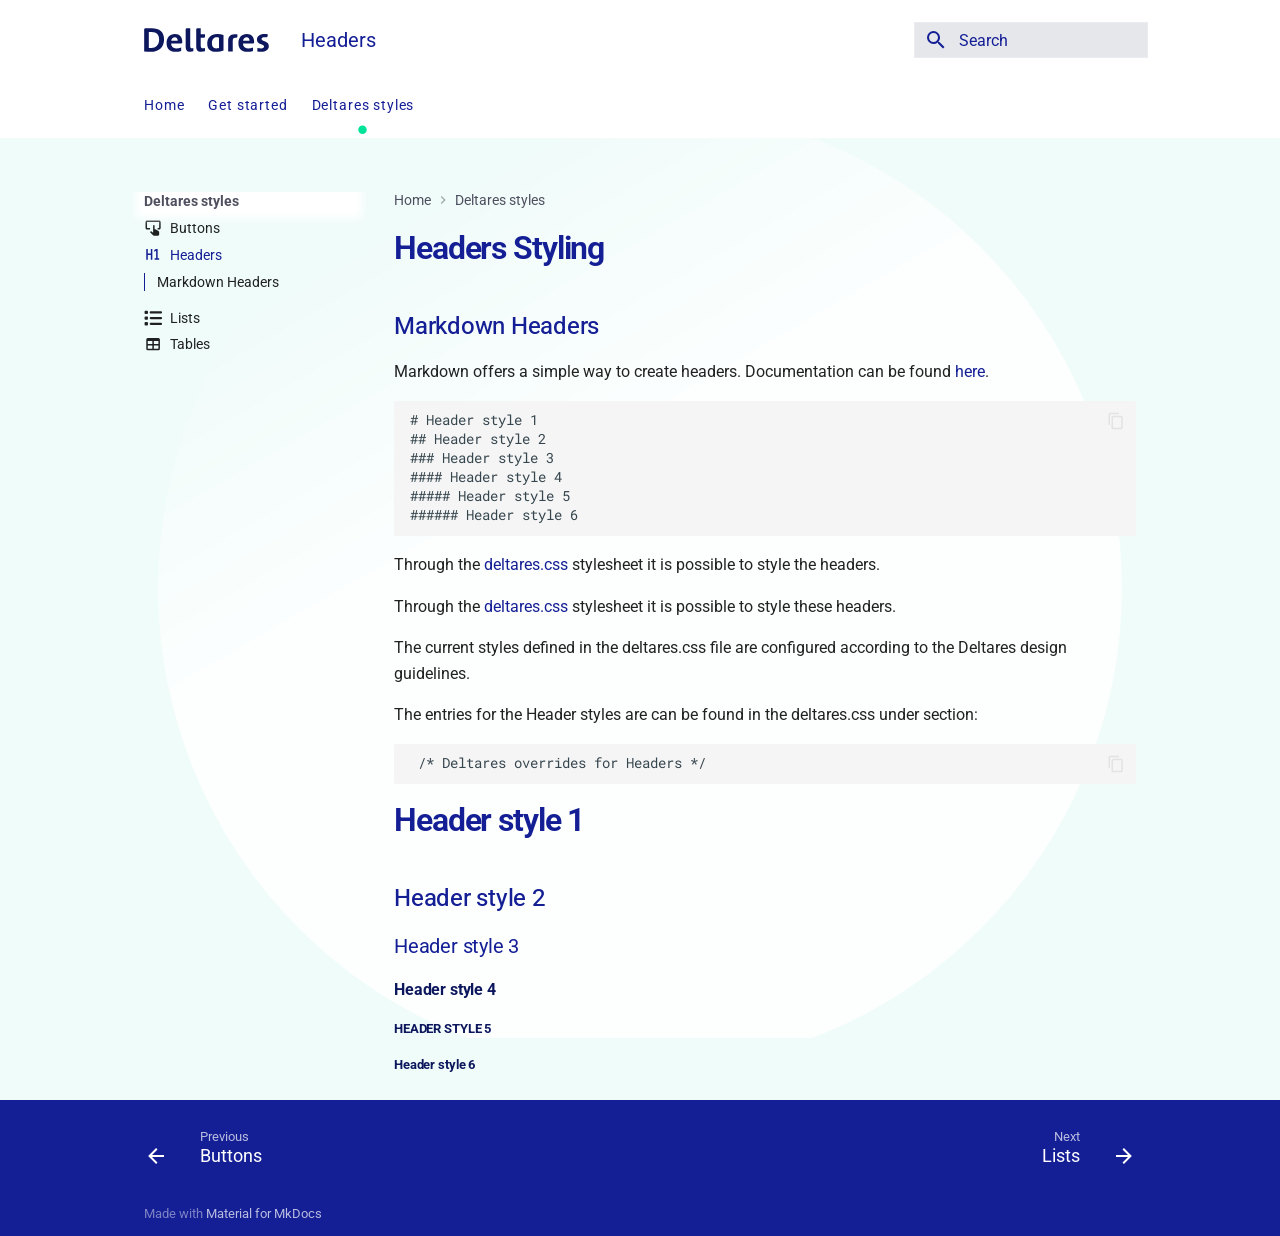
<file: style_examples/headers/index.html>
<!doctype html>
<html lang="en" class="no-js">
  <head>
    
      <meta charset="utf-8">
      <meta name="viewport" content="width=device-width,initial-scale=1">
      
      
      
        <link rel="canonical" href="https://deltares-research.github.io/mkdocs-deltares-theme/style_examples/headers/">
      
      
        <link rel="prev" href="../buttons/">
      
      
        <link rel="next" href="../lists/">
      
      
        
      
      
      <link rel="icon" href="../../assets/favicon-16x16.png">
      <meta name="generator" content="mkdocs-1.6.1, mkdocs-material-9.7.7">
    
    

<title>MkDocs Deltares Theme</title>


    
      <link rel="stylesheet" href="../../assets/stylesheets/main.ec1eaa64.min.css">
      
        
        <link rel="stylesheet" href="../../assets/stylesheets/palette.ab4e12ef.min.css">
      
      


    
    
      
    
    
      
        
        
        <link rel="preconnect" href="https://fonts.gstatic.com" crossorigin>
        <link rel="stylesheet" href="https://fonts.googleapis.com/css?family=Roboto:300,300i,400,400i,700,700i%7CRoboto+Mono:400,400i,700,700i&display=fallback">
        <style>:root{--md-text-font:"Roboto";--md-code-font:"Roboto Mono"}</style>
      
    
    
    <script>__md_scope=new URL("../..",location),__md_hash=e=>[...e].reduce(((e,_)=>(e<<5)-e+_.charCodeAt(0)),0),__md_get=(e,_=localStorage,t=__md_scope)=>JSON.parse(_.getItem(t.pathname+"."+e)),__md_set=(e,_,t=localStorage,a=__md_scope)=>{try{t.setItem(a.pathname+"."+e,JSON.stringify(_))}catch(e){}}</script>
    
      

    
    
  <link rel="stylesheet" href="../../assets/stylesheets/deltares.css">

  </head>
  
  
    
    
      
    
    
    
    
    <body dir="ltr" data-md-color-scheme="default" data-md-color-primary="custom" data-md-color-accent="custom">
  
    
    <input class="md-toggle" data-md-toggle="drawer" type="checkbox" id="__drawer" autocomplete="off">
    <input class="md-toggle" data-md-toggle="search" type="checkbox" id="__search" autocomplete="off">
    <label class="md-overlay" for="__drawer"></label>
    <div data-md-component="skip">
      
        
        <a href="#headers-styling" class="md-skip">
          Skip to content
        </a>
      
    </div>
    <div data-md-component="announce">
      
    </div>
    
    
      <!--
  Copyright (c) 2016-2025 Martin Donath <martin.donath@squidfunk.com>

  Permission is hereby granted, free of charge, to any person obtaining a copy
  of this software and associated documentation files (the "Software"), to
  deal in the Software without restriction, including without limitation the
  rights to use, copy, modify, merge, publish, distribute, sublicense, and/or
  sell copies of the Software, and to permit persons to whom the Software is
  furnished to do so, subject to the following conditions:

  The above copyright notice and this permission notice shall be included in
  all copies or substantial portions of the Software.

  THE SOFTWARE IS PROVIDED "AS IS", WITHOUT WARRANTY OF ANY KIND, EXPRESS OR
  IMPLIED, INCLUDING BUT NOT LIMITED TO THE WARRANTIES OF MERCHANTABILITY,
  FITNESS FOR A PARTICULAR PURPOSE AND NON-INFRINGEMENT. IN NO EVENT SHALL THE
  AUTHORS OR COPYRIGHT HOLDERS BE LIABLE FOR ANY CLAIM, DAMAGES OR OTHER
  LIABILITY, WHETHER IN AN ACTION OF CONTRACT, TORT OR OTHERWISE, ARISING
  FROM, OUT OF OR IN CONNECTION WITH THE SOFTWARE OR THE USE OR OTHER DEALINGS
  IN THE SOFTWARE.
-->

<!-- Determine classes -->

<!--Deltares update: no shadow-->

<!-- Header -->
<header class="md-header" data-md-component="header">
  <nav
    class="md-header__inner md-grid"
    aria-label="Header"
  >

    <!-- Link to home -->
    <a
      href="../.."
      title="MkDocs Deltares Theme"
      class="md-header__button md-logo"
      aria-label="MkDocs Deltares Theme"
      data-md-component="logo"
    >
      
  <img src="../../assets/logo-of-deltares.svg" alt="logo">

    </a>

    <!-- Button to open drawer -->
    <label class="md-header__button md-icon" for="__drawer">
      
      <svg xmlns="http://www.w3.org/2000/svg" viewBox="0 0 24 24"><path d="M3 6h18v2H3zm0 5h18v2H3zm0 5h18v2H3z"/></svg>
    </label>

    <!-- Header title -->
    <div class="md-header__title" data-md-component="header-title">
      <div class="md-header__ellipsis">
        <div class="md-header__topic">
          <span class="md-ellipsis">
            MkDocs Deltares Theme
          </span>
        </div>
        <div class="md-header__topic" data-md-component="header-topic">
          <span class="md-ellipsis">
            
              Headers
            
          </span>
        </div>
      </div>
    </div>

    <!-- Color palette toggle -->
    
      
        <form class="md-header__option" data-md-component="palette">
  
    
    
    
    <input class="md-option" data-md-color-media="" data-md-color-scheme="default" data-md-color-primary="custom" data-md-color-accent="custom"  aria-hidden="true"  type="radio" name="__palette" id="__palette_0">
    
  
</form>
      
    

    <!-- User preference: color palette -->
    
      <script>var palette=__md_get("__palette");if(palette&&palette.color){if("(prefers-color-scheme)"===palette.color.media){var media=matchMedia("(prefers-color-scheme: light)"),input=document.querySelector(media.matches?"[data-md-color-media='(prefers-color-scheme: light)']":"[data-md-color-media='(prefers-color-scheme: dark)']");palette.color.media=input.getAttribute("data-md-color-media"),palette.color.scheme=input.getAttribute("data-md-color-scheme"),palette.color.primary=input.getAttribute("data-md-color-primary"),palette.color.accent=input.getAttribute("data-md-color-accent")}for(var[key,value]of Object.entries(palette.color))document.body.setAttribute("data-md-color-"+key,value)}</script>
    

    <!-- Site language selector -->
    

    <!-- Button to open search modal -->
    
      

      <!-- Check if search is actually enabled - see https://t.ly/DT_0V -->
      
        <label class="md-header__button md-icon" for="__search">
          
          <svg xmlns="http://www.w3.org/2000/svg" viewBox="0 0 24 24"><path d="M9.5 3A6.5 6.5 0 0 1 16 9.5c0 1.61-.59 3.09-1.56 4.23l.27.27h.79l5 5-1.5 1.5-5-5v-.79l-.27-.27A6.52 6.52 0 0 1 9.5 16 6.5 6.5 0 0 1 3 9.5 6.5 6.5 0 0 1 9.5 3m0 2C7 5 5 7 5 9.5S7 14 9.5 14 14 12 14 9.5 12 5 9.5 5"/></svg>
        </label>

        <!-- Search interface -->
        <div class="md-search" data-md-component="search" role="dialog">
  <label class="md-search__overlay" for="__search"></label>
  <div class="md-search__inner" role="search">
    <form class="md-search__form" name="search">
      <input type="text" class="md-search__input" name="query" aria-label="Search" placeholder="Search" autocapitalize="off" autocorrect="off" autocomplete="off" spellcheck="false" data-md-component="search-query" required>
      <label class="md-search__icon md-icon" for="__search">
        
        <svg xmlns="http://www.w3.org/2000/svg" viewBox="0 0 24 24"><path d="M9.5 3A6.5 6.5 0 0 1 16 9.5c0 1.61-.59 3.09-1.56 4.23l.27.27h.79l5 5-1.5 1.5-5-5v-.79l-.27-.27A6.52 6.52 0 0 1 9.5 16 6.5 6.5 0 0 1 3 9.5 6.5 6.5 0 0 1 9.5 3m0 2C7 5 5 7 5 9.5S7 14 9.5 14 14 12 14 9.5 12 5 9.5 5"/></svg>
        
        <svg xmlns="http://www.w3.org/2000/svg" viewBox="0 0 24 24"><path d="M20 11v2H8l5.5 5.5-1.42 1.42L4.16 12l7.92-7.92L13.5 5.5 8 11z"/></svg>
      </label>
      <nav class="md-search__options" aria-label="Search">
        
        <button type="reset" class="md-search__icon md-icon" title="Clear" aria-label="Clear" tabindex="-1">
          
          <svg xmlns="http://www.w3.org/2000/svg" viewBox="0 0 24 24"><path d="M19 6.41 17.59 5 12 10.59 6.41 5 5 6.41 10.59 12 5 17.59 6.41 19 12 13.41 17.59 19 19 17.59 13.41 12z"/></svg>
        </button>
      </nav>
      
        <div class="md-search__suggest" data-md-component="search-suggest"></div>
      
    </form>
    <div class="md-search__output">
      <div class="md-search__scrollwrap" tabindex="0" data-md-scrollfix>
        <div class="md-search-result" data-md-component="search-result">
          <div class="md-search-result__meta">
            Initializing search
          </div>
          <ol class="md-search-result__list" role="presentation"></ol>
        </div>
      </div>
    </div>
  </div>
</div>
      
    

    <!-- Repository information -->
    
  </nav>

  <!-- Navigation tabs (sticky) -->
  
    
      
<nav class="md-tabs" aria-label="Tabs" data-md-component="tabs">
  <div class="md-grid">
    <ul class="md-tabs__list">
      
        
  
  
  
  
    <li class="md-tabs__item">
      <a href="../.." class="md-tabs__link">
        
  
  
    
  
  Home

      </a>
    </li>
  

      
        
  
  
  
  
    
    
      <li class="md-tabs__item">
        <a href="../../mkdocs/mkdocs/" class="md-tabs__link">
          
  
  
  Get started

        </a>
      </li>
    
  

      
        
  
  
  
    
  
  
    
    
      <li class="md-tabs__item md-tabs__item--active">
        <a href="../buttons/" class="md-tabs__link">
          
  
  
  Deltares styles

        </a>
      </li>
    
  

      
    </ul>
  </div>
</nav>
    
  
</header>
    
    <div class="md-container" data-md-component="container">
      
      
        
      
      <main class="md-main" data-md-component="main">
        <div class="md-main__inner md-grid">
          
            
              
              <div class="md-sidebar md-sidebar--primary" data-md-component="sidebar" data-md-type="navigation" >
                <div class="md-sidebar__scrollwrap">
                  <div class="md-sidebar__inner">
                    


  


  

<nav class="md-nav md-nav--primary md-nav--lifted md-nav--integrated" aria-label="Navigation" data-md-level="0">
  <label class="md-nav__title" for="__drawer">
    <a href="../.." title="MkDocs Deltares Theme" class="md-nav__button md-logo" aria-label="MkDocs Deltares Theme" data-md-component="logo">
      
  <img src="../../assets/logo-of-deltares.svg" alt="logo">

    </a>
    MkDocs Deltares Theme
  </label>
  
  <ul class="md-nav__list" data-md-scrollfix>
    
      
      
  
  
  
  
    <li class="md-nav__item">
      <a href="../.." class="md-nav__link">
        
  
  
  <span class="md-ellipsis">
    
  
    Home
  

    
  </span>
  
  

      </a>
    </li>
  

    
      
      
  
  
  
  
    
    
    
    
      
      
    
    
    <li class="md-nav__item md-nav__item--nested">
      
        
        
          
        
        <input class="md-nav__toggle md-toggle md-toggle--indeterminate" type="checkbox" id="__nav_2" >
        
          
          <label class="md-nav__link" for="__nav_2" id="__nav_2_label" tabindex="0">
            
  
  
  <span class="md-ellipsis">
    
  
    Get started
  

    
  </span>
  
  

            <span class="md-nav__icon md-icon"></span>
          </label>
        
        <nav class="md-nav" data-md-level="1" aria-labelledby="__nav_2_label" aria-expanded="false">
          <label class="md-nav__title" for="__nav_2">
            <span class="md-nav__icon md-icon"></span>
            
  
    Get started
  

          </label>
          <ul class="md-nav__list" data-md-scrollfix>
            
              
                
  
  
  
  
    <li class="md-nav__item">
      <a href="../../mkdocs/mkdocs/" class="md-nav__link">
        
  
  
    <svg xmlns="http://www.w3.org/2000/svg" viewBox="0 0 89 89">
  <path d="M3.136,17.387l0,42.932l42.932,21.467l-42.932,-64.399Z" />
  <path d="M21.91,8l42.933,64.398l-18.775,9.388l-42.932,-64.399l18.774,-9.387Z" style="fill-opacity: 0.5" />
  <path d="M67.535,17.387l-27.262,18.156l21.878,32.818l5.384,2.691l0,-53.665Z" />
  <path d="M67.535,17.387l0,53.666l18.774,-9.388l0,-53.665l-18.774,9.387Z" style="fill-opacity: 0.25" />
</svg>
  
  <span class="md-ellipsis">
    
  
    MkDocs
  

    
  </span>
  
  

      </a>
    </li>
  

              
            
              
                
  
  
  
  
    <li class="md-nav__item">
      <a href="../../mkdocs/create_your_site/" class="md-nav__link">
        
  
  
    <svg xmlns="http://www.w3.org/2000/svg" viewBox="0 0 89 89">
  <path d="M3.136,17.387l0,42.932l42.932,21.467l-42.932,-64.399Z" />
  <path d="M21.91,8l42.933,64.398l-18.775,9.388l-42.932,-64.399l18.774,-9.387Z" style="fill-opacity: 0.5" />
  <path d="M67.535,17.387l-27.262,18.156l21.878,32.818l5.384,2.691l0,-53.665Z" />
  <path d="M67.535,17.387l0,53.666l18.774,-9.388l0,-53.665l-18.774,9.387Z" style="fill-opacity: 0.25" />
</svg>
  
  <span class="md-ellipsis">
    
  
    Create your site
  

    
  </span>
  
  

      </a>
    </li>
  

              
            
              
                
  
  
  
  
    <li class="md-nav__item">
      <a href="../../mkdocs/deploy_your_site/" class="md-nav__link">
        
  
  
    <svg xmlns="http://www.w3.org/2000/svg" viewBox="0 0 89 89">
  <path d="M3.136,17.387l0,42.932l42.932,21.467l-42.932,-64.399Z" />
  <path d="M21.91,8l42.933,64.398l-18.775,9.388l-42.932,-64.399l18.774,-9.387Z" style="fill-opacity: 0.5" />
  <path d="M67.535,17.387l-27.262,18.156l21.878,32.818l5.384,2.691l0,-53.665Z" />
  <path d="M67.535,17.387l0,53.666l18.774,-9.388l0,-53.665l-18.774,9.387Z" style="fill-opacity: 0.25" />
</svg>
  
  <span class="md-ellipsis">
    
  
    Deploy your site
  

    
  </span>
  
  

      </a>
    </li>
  

              
            
          </ul>
        </nav>
      
    </li>
  

    
      
      
  
  
    
  
  
  
    
    
    
    
      
        
        
      
      
    
    
    <li class="md-nav__item md-nav__item--active md-nav__item--section md-nav__item--nested">
      
        
        
        <input class="md-nav__toggle md-toggle " type="checkbox" id="__nav_3" checked>
        
          
          <label class="md-nav__link" for="__nav_3" id="__nav_3_label" tabindex="">
            
  
  
  <span class="md-ellipsis">
    
  
    Deltares styles
  

    
  </span>
  
  

            <span class="md-nav__icon md-icon"></span>
          </label>
        
        <nav class="md-nav" data-md-level="1" aria-labelledby="__nav_3_label" aria-expanded="true">
          <label class="md-nav__title" for="__nav_3">
            <span class="md-nav__icon md-icon"></span>
            
  
    Deltares styles
  

          </label>
          <ul class="md-nav__list" data-md-scrollfix>
            
              
                
  
  
  
  
    <li class="md-nav__item">
      <a href="../buttons/" class="md-nav__link">
        
  
  
    <svg xmlns="http://www.w3.org/2000/svg" viewBox="0 0 24 24"><path d="M20 20.5c0 .8-.7 1.5-1.5 1.5H13c-.4 0-.7-.1-1-.4l-4-4.2.7-.8c.2-.2.5-.3.8-.3h.2L12 18V9c0-.6.4-1 1-1s1 .4 1 1v4.5l1.2.1 3.9 2.2c.5.2.9.8.9 1.3zM20 2H4c-1.1 0-2 .9-2 2v8c0 1.1.9 2 2 2h4v-2H4V4h16v8h-2v2h2c1.1 0 2-.9 2-2V4c0-1.1-.9-2-2-2"/></svg>
  
  <span class="md-ellipsis">
    
  
    Buttons
  

    
  </span>
  
  

      </a>
    </li>
  

              
            
              
                
  
  
    
  
  
  
    <li class="md-nav__item md-nav__item--active">
      
      <input class="md-nav__toggle md-toggle" type="checkbox" id="__toc">
      
      
        
      
      
        <label class="md-nav__link md-nav__link--active" for="__toc">
          
  
  
    <svg xmlns="http://www.w3.org/2000/svg" viewBox="0 0 24 24"><path d="M3 4h2v6h4V4h2v14H9v-6H5v6H3zm11 14v-2h2V6.31l-2.5 1.44V5.44L16 4h2v12h2v2z"/></svg>
  
  <span class="md-ellipsis">
    
  
    Headers
  

    
  </span>
  
  

          <span class="md-nav__icon md-icon"></span>
        </label>
      
      <a href="./" class="md-nav__link md-nav__link--active">
        
  
  
    <svg xmlns="http://www.w3.org/2000/svg" viewBox="0 0 24 24"><path d="M3 4h2v6h4V4h2v14H9v-6H5v6H3zm11 14v-2h2V6.31l-2.5 1.44V5.44L16 4h2v12h2v2z"/></svg>
  
  <span class="md-ellipsis">
    
  
    Headers
  

    
  </span>
  
  

      </a>
      
        

<nav class="md-nav md-nav--secondary" aria-label="Table of contents">
  
  
  
    
  
  
    <label class="md-nav__title" for="__toc">
      <span class="md-nav__icon md-icon"></span>
      Table of contents
    </label>
    <ul class="md-nav__list" data-md-component="toc" data-md-scrollfix>
      
        <li class="md-nav__item">
  <a href="#markdown-headers" class="md-nav__link">
    <span class="md-ellipsis">
      
        Markdown Headers
      
    </span>
  </a>
  
</li>
      
    </ul>
  
</nav>
      
    </li>
  

              
            
              
                
  
  
  
  
    <li class="md-nav__item">
      <a href="../lists/" class="md-nav__link">
        
  
  
    <svg xmlns="http://www.w3.org/2000/svg" viewBox="0 0 512 512"><!--! Font Awesome Free 7.1.0 by @fontawesome - https://fontawesome.com License - https://fontawesome.com/license/free (Icons: CC BY 4.0, Fonts: SIL OFL 1.1, Code: MIT License) Copyright 2025 Fonticons, Inc.--><path d="M40 48c-13.3 0-24 10.7-24 24v48c0 13.3 10.7 24 24 24h48c13.3 0 24-10.7 24-24V72c0-13.3-10.7-24-24-24zm152 16c-17.7 0-32 14.3-32 32s14.3 32 32 32h288c17.7 0 32-14.3 32-32s-14.3-32-32-32zm0 160c-17.7 0-32 14.3-32 32s14.3 32 32 32h288c17.7 0 32-14.3 32-32s-14.3-32-32-32zm0 160c-17.7 0-32 14.3-32 32s14.3 32 32 32h288c17.7 0 32-14.3 32-32s-14.3-32-32-32zM16 232v48c0 13.3 10.7 24 24 24h48c13.3 0 24-10.7 24-24v-48c0-13.3-10.7-24-24-24H40c-13.3 0-24 10.7-24 24m24 136c-13.3 0-24 10.7-24 24v48c0 13.3 10.7 24 24 24h48c13.3 0 24-10.7 24-24v-48c0-13.3-10.7-24-24-24z"/></svg>
  
  <span class="md-ellipsis">
    
  
    Lists
  

    
  </span>
  
  

      </a>
    </li>
  

              
            
              
                
  
  
  
  
    <li class="md-nav__item">
      <a href="../tables/" class="md-nav__link">
        
  
  
    <svg xmlns="http://www.w3.org/2000/svg" viewBox="0 0 24 24"><path d="M5 4h14a2 2 0 0 1 2 2v12a2 2 0 0 1-2 2H5a2 2 0 0 1-2-2V6a2 2 0 0 1 2-2m0 4v4h6V8zm8 0v4h6V8zm-8 6v4h6v-4zm8 0v4h6v-4z"/></svg>
  
  <span class="md-ellipsis">
    
  
    Tables
  

    
  </span>
  
  

      </a>
    </li>
  

              
            
          </ul>
        </nav>
      
    </li>
  

    
  </ul>
</nav>
                  </div>
                </div>
              </div>
            
            
          
          
            <div class="md-content" data-md-component="content">
              
                



  


  <nav class="md-path" aria-label="Navigation" >
    <ol class="md-path__list">
      
        
  
  
    <li class="md-path__item">
      <a href="../.." class="md-path__link">
        
  <span class="md-ellipsis">
    Home
  </span>

      </a>
    </li>
  

      
      
        
  
  
    
    
      <li class="md-path__item">
        <a href="../buttons/" class="md-path__link">
          
  <span class="md-ellipsis">
    Deltares styles
  </span>

        </a>
      </li>
    
  

      
    </ol>
  </nav>

              
              <article class="md-content__inner md-typeset">
                
                  



<h1 id="headers-styling">Headers Styling</h1>
<h2 id="markdown-headers">Markdown Headers</h2>
<p>Markdown offers a simple way to create headers. Documentation can be found <a href="https://www.markdownguide.org/basic-syntax/#headings">here</a>.</p>
<div class="highlight"><pre><span></span><code># Header style 1
## Header style 2
### Header style 3
#### Header style 4
##### Header style 5
###### Header style 6
</code></pre></div>
<p>Through the <a href="../../assets/stylesheets/deltares.css">deltares.css</a> stylesheet it 
is possible to style the headers.</p>
<p>Through the <a href="../../assets/stylesheets/deltares.css">deltares.css</a> stylesheet it is possible to style these headers.</p>
<p>The current styles defined in the deltares.css file are configured according to the Deltares design guidelines.</p>
<p>The entries for the Header styles are can be found in the deltares.css under section:</p>
<div class="highlight"><pre><span></span><code> /* Deltares overrides for Headers */
</code></pre></div>
<h1 id="header-style-1">Header style 1</h1>
<h2 id="header-style-2">Header style 2</h2>
<h3 id="header-style-3">Header style 3</h3>
<h4 id="header-style-4">Header style 4</h4>
<h5 id="header-style-5">Header style 5</h5>
<h6 id="header-style-6">Header style 6</h6>







  
  






                
              </article>
            </div>
          
          
<script>var target=document.getElementById(location.hash.slice(1));target&&target.name&&(target.checked=target.name.startsWith("__tabbed_"))</script>
        </div>
        
          <button type="button" class="md-top md-icon" data-md-component="top" hidden>
  
  <svg xmlns="http://www.w3.org/2000/svg" viewBox="0 0 24 24"><path d="M13 20h-2V8l-5.5 5.5-1.42-1.42L12 4.16l7.92 7.92-1.42 1.42L13 8z"/></svg>
  Back to top
</button>
        
      </main>
      
        <footer class="md-footer">
  
    
      
      <nav class="md-footer__inner md-grid" aria-label="Footer" >
        
          
          <a href="../buttons/" class="md-footer__link md-footer__link--prev" aria-label="Previous: Buttons">
            <div class="md-footer__button md-icon">
              
              <svg xmlns="http://www.w3.org/2000/svg" viewBox="0 0 24 24"><path d="M20 11v2H8l5.5 5.5-1.42 1.42L4.16 12l7.92-7.92L13.5 5.5 8 11z"/></svg>
            </div>
            <div class="md-footer__title">
              <span class="md-footer__direction">
                Previous
              </span>
              <div class="md-ellipsis">
                Buttons
              </div>
            </div>
          </a>
        
        
          
          <a href="../lists/" class="md-footer__link md-footer__link--next" aria-label="Next: Lists">
            <div class="md-footer__title">
              <span class="md-footer__direction">
                Next
              </span>
              <div class="md-ellipsis">
                Lists
              </div>
            </div>
            <div class="md-footer__button md-icon">
              
              <svg xmlns="http://www.w3.org/2000/svg" viewBox="0 0 24 24"><path d="M4 11v2h12l-5.5 5.5 1.42 1.42L19.84 12l-7.92-7.92L10.5 5.5 16 11z"/></svg>
            </div>
          </a>
        
      </nav>
    
  
  <div class="md-footer-meta md-typeset">
    <div class="md-footer-meta__inner md-grid">
      <div class="md-copyright">
  
  
    Made with
    <a href="https://squidfunk.github.io/mkdocs-material/" target="_blank" rel="noopener">
      Material for MkDocs
    </a>
  
</div>
      
    </div>
  </div>
</footer>
      
    </div>
    <div class="md-dialog" data-md-component="dialog">
      <div class="md-dialog__inner md-typeset"></div>
    </div>
    
    
    
      
      
      <script id="__config" type="application/json">{"annotate": null, "base": "../..", "features": ["navigation.tabs", "navigation.tabs.sticky", "navigation.expand", "navigation.path", "navigation.top", "navigation.footer", "search.suggest", "search.highlight", "content.code.copy", "toc.integrate", null], "search": "../../assets/javascripts/workers/search.2c215733.min.js", "tags": null, "translations": {"clipboard.copied": "Copied to clipboard", "clipboard.copy": "Copy to clipboard", "search.result.more.one": "1 more on this page", "search.result.more.other": "# more on this page", "search.result.none": "No matching documents", "search.result.one": "1 matching document", "search.result.other": "# matching documents", "search.result.placeholder": "Type to start searching", "search.result.term.missing": "Missing", "select.version": "Select version"}, "version": null}</script>
    
    
  
      <script src="../../assets/javascripts/bundle.d7400e89.min.js"></script>
      
    


  </body>
</html>
</file>
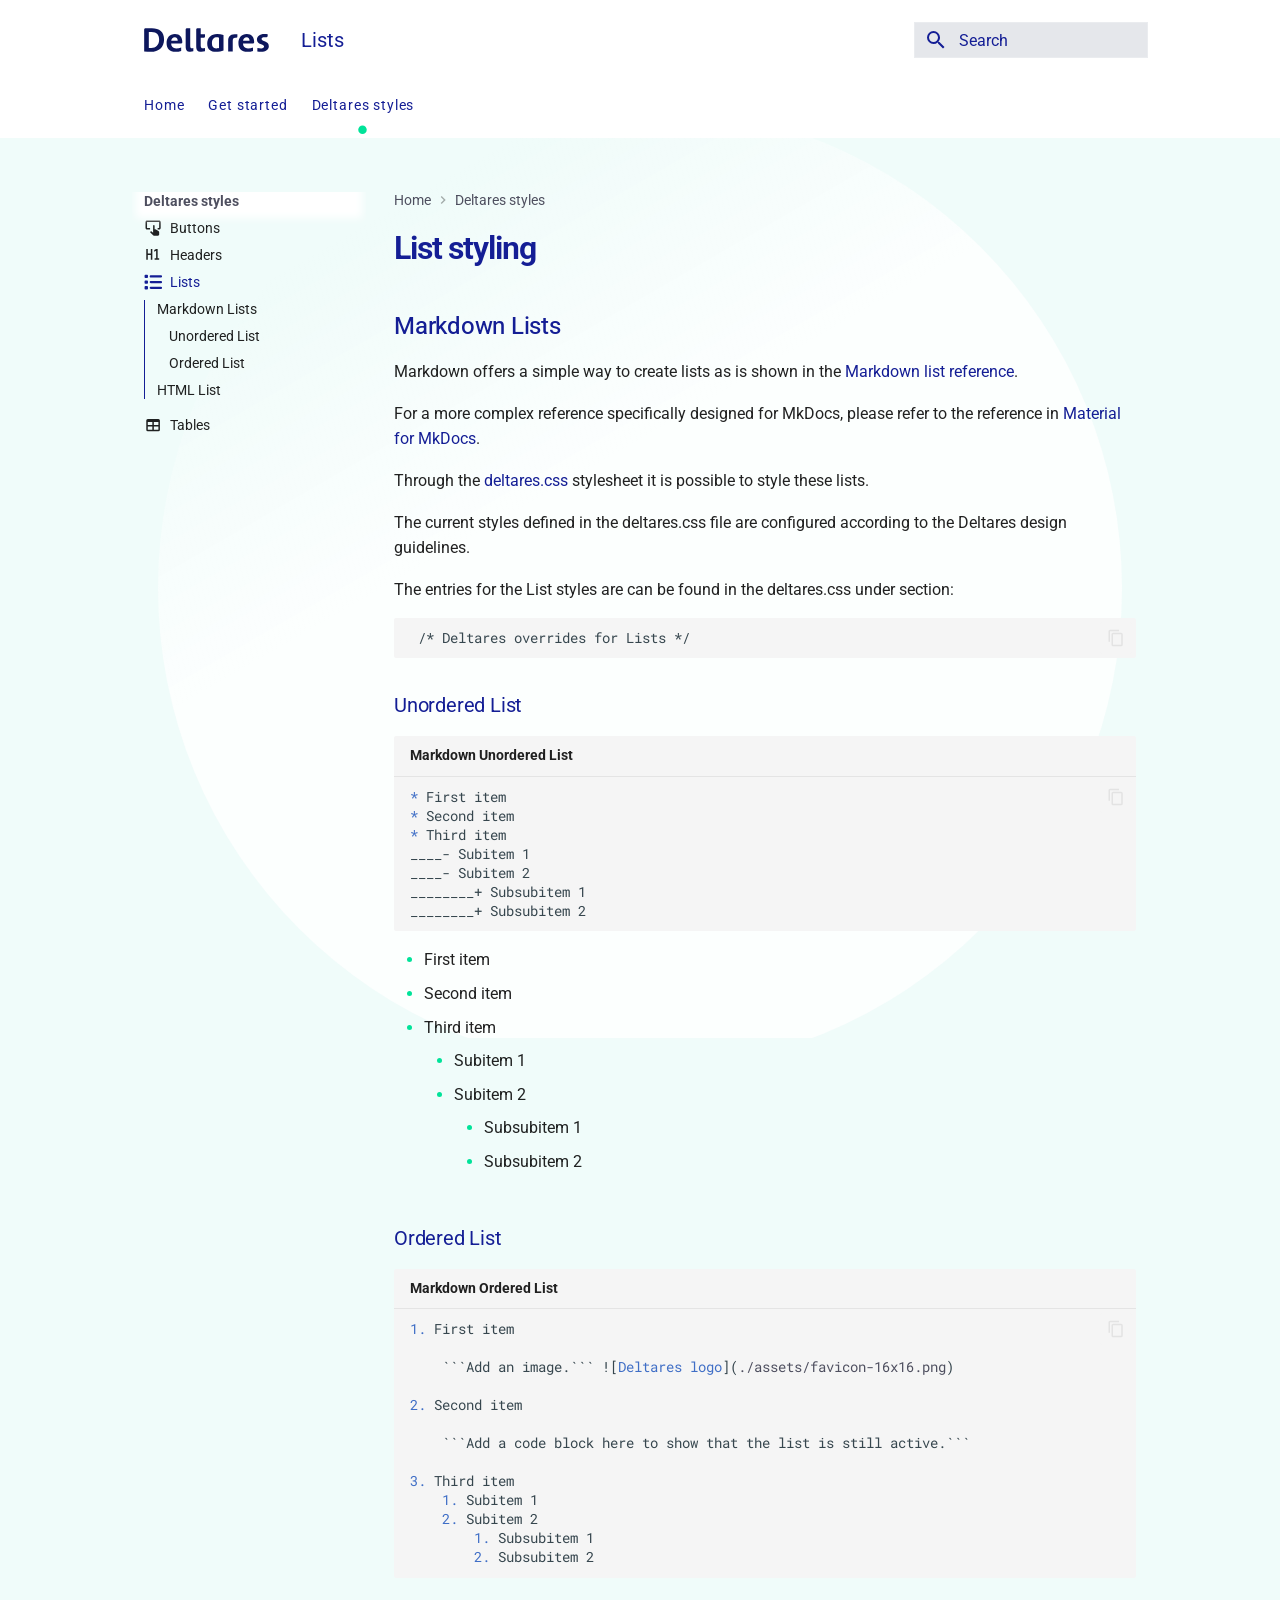
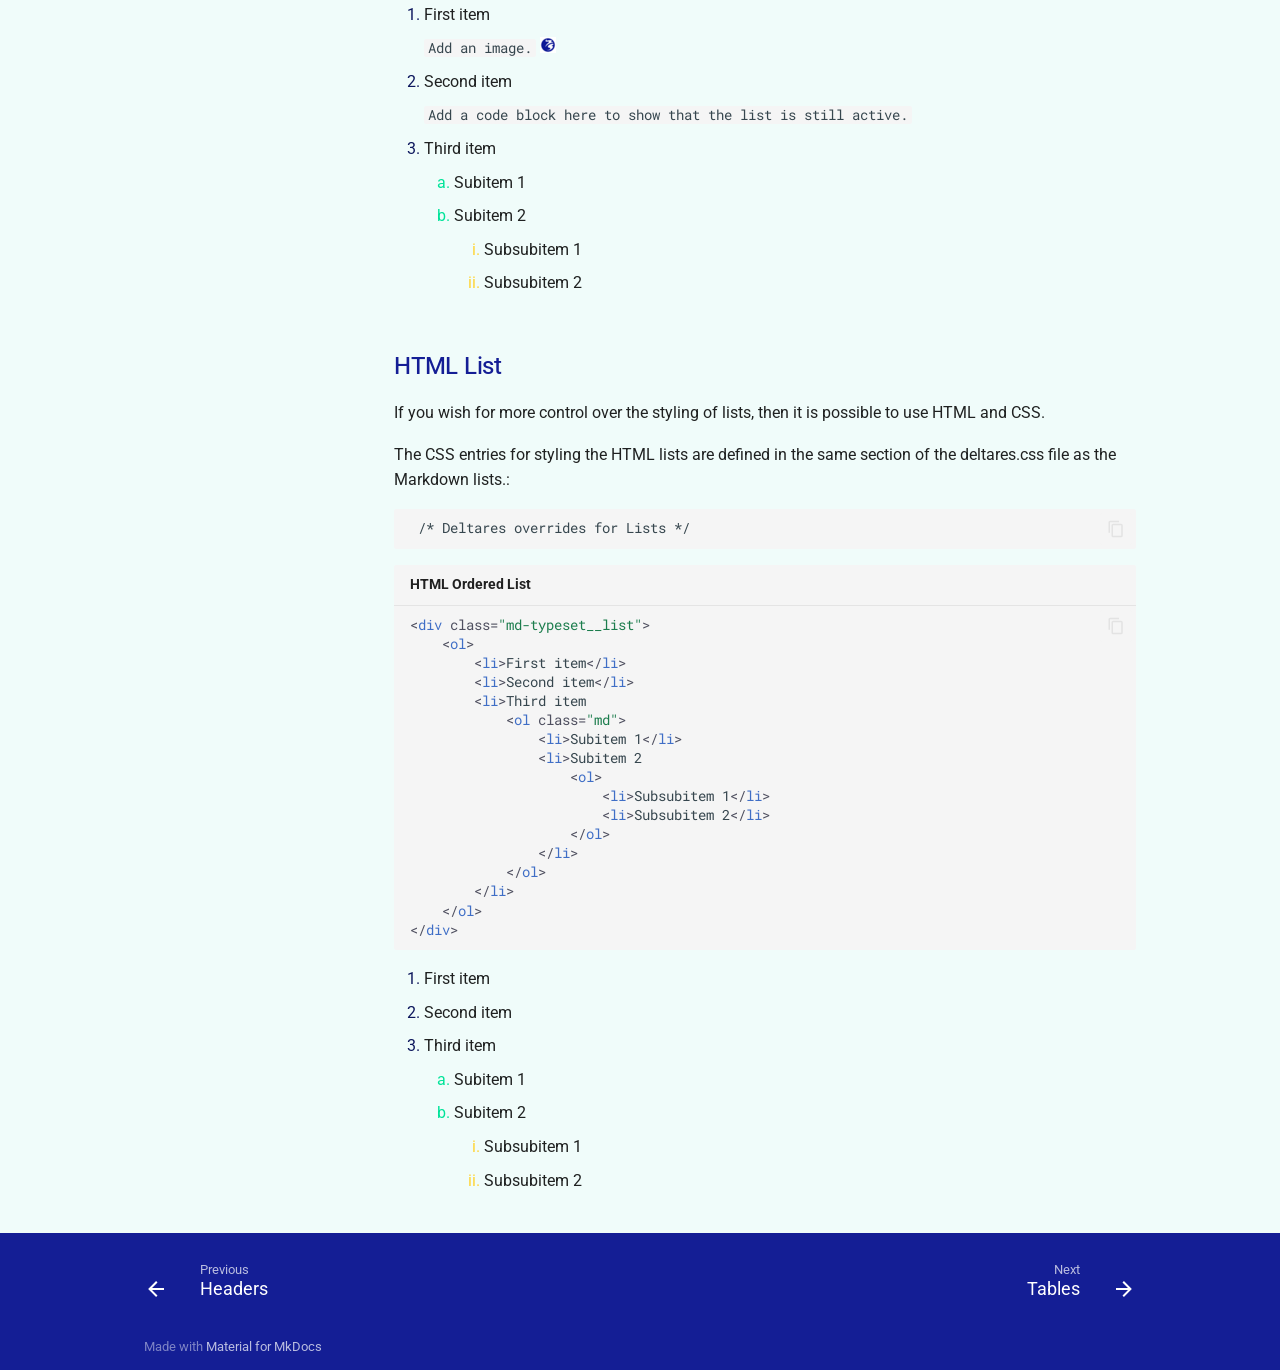
<file: style_examples/lists/index.html>
<!doctype html>
<html lang="en" class="no-js">
  <head>
    
      <meta charset="utf-8">
      <meta name="viewport" content="width=device-width,initial-scale=1">
      
      
      
        <link rel="canonical" href="https://deltares-research.github.io/mkdocs-deltares-theme/style_examples/lists/">
      
      
        <link rel="prev" href="../headers/">
      
      
        <link rel="next" href="../tables/">
      
      
        
      
      
      <link rel="icon" href="../../assets/favicon-16x16.png">
      <meta name="generator" content="mkdocs-1.6.1, mkdocs-material-9.7.7">
    
    

<title>MkDocs Deltares Theme</title>


    
      <link rel="stylesheet" href="../../assets/stylesheets/main.ec1eaa64.min.css">
      
        
        <link rel="stylesheet" href="../../assets/stylesheets/palette.ab4e12ef.min.css">
      
      


    
    
      
    
    
      
        
        
        <link rel="preconnect" href="https://fonts.gstatic.com" crossorigin>
        <link rel="stylesheet" href="https://fonts.googleapis.com/css?family=Roboto:300,300i,400,400i,700,700i%7CRoboto+Mono:400,400i,700,700i&display=fallback">
        <style>:root{--md-text-font:"Roboto";--md-code-font:"Roboto Mono"}</style>
      
    
    
    <script>__md_scope=new URL("../..",location),__md_hash=e=>[...e].reduce(((e,_)=>(e<<5)-e+_.charCodeAt(0)),0),__md_get=(e,_=localStorage,t=__md_scope)=>JSON.parse(_.getItem(t.pathname+"."+e)),__md_set=(e,_,t=localStorage,a=__md_scope)=>{try{t.setItem(a.pathname+"."+e,JSON.stringify(_))}catch(e){}}</script>
    
      

    
    
  <link rel="stylesheet" href="../../assets/stylesheets/deltares.css">

  </head>
  
  
    
    
      
    
    
    
    
    <body dir="ltr" data-md-color-scheme="default" data-md-color-primary="custom" data-md-color-accent="custom">
  
    
    <input class="md-toggle" data-md-toggle="drawer" type="checkbox" id="__drawer" autocomplete="off">
    <input class="md-toggle" data-md-toggle="search" type="checkbox" id="__search" autocomplete="off">
    <label class="md-overlay" for="__drawer"></label>
    <div data-md-component="skip">
      
        
        <a href="#list-styling" class="md-skip">
          Skip to content
        </a>
      
    </div>
    <div data-md-component="announce">
      
    </div>
    
    
      <!--
  Copyright (c) 2016-2025 Martin Donath <martin.donath@squidfunk.com>

  Permission is hereby granted, free of charge, to any person obtaining a copy
  of this software and associated documentation files (the "Software"), to
  deal in the Software without restriction, including without limitation the
  rights to use, copy, modify, merge, publish, distribute, sublicense, and/or
  sell copies of the Software, and to permit persons to whom the Software is
  furnished to do so, subject to the following conditions:

  The above copyright notice and this permission notice shall be included in
  all copies or substantial portions of the Software.

  THE SOFTWARE IS PROVIDED "AS IS", WITHOUT WARRANTY OF ANY KIND, EXPRESS OR
  IMPLIED, INCLUDING BUT NOT LIMITED TO THE WARRANTIES OF MERCHANTABILITY,
  FITNESS FOR A PARTICULAR PURPOSE AND NON-INFRINGEMENT. IN NO EVENT SHALL THE
  AUTHORS OR COPYRIGHT HOLDERS BE LIABLE FOR ANY CLAIM, DAMAGES OR OTHER
  LIABILITY, WHETHER IN AN ACTION OF CONTRACT, TORT OR OTHERWISE, ARISING
  FROM, OUT OF OR IN CONNECTION WITH THE SOFTWARE OR THE USE OR OTHER DEALINGS
  IN THE SOFTWARE.
-->

<!-- Determine classes -->

<!--Deltares update: no shadow-->

<!-- Header -->
<header class="md-header" data-md-component="header">
  <nav
    class="md-header__inner md-grid"
    aria-label="Header"
  >

    <!-- Link to home -->
    <a
      href="../.."
      title="MkDocs Deltares Theme"
      class="md-header__button md-logo"
      aria-label="MkDocs Deltares Theme"
      data-md-component="logo"
    >
      
  <img src="../../assets/logo-of-deltares.svg" alt="logo">

    </a>

    <!-- Button to open drawer -->
    <label class="md-header__button md-icon" for="__drawer">
      
      <svg xmlns="http://www.w3.org/2000/svg" viewBox="0 0 24 24"><path d="M3 6h18v2H3zm0 5h18v2H3zm0 5h18v2H3z"/></svg>
    </label>

    <!-- Header title -->
    <div class="md-header__title" data-md-component="header-title">
      <div class="md-header__ellipsis">
        <div class="md-header__topic">
          <span class="md-ellipsis">
            MkDocs Deltares Theme
          </span>
        </div>
        <div class="md-header__topic" data-md-component="header-topic">
          <span class="md-ellipsis">
            
              Lists
            
          </span>
        </div>
      </div>
    </div>

    <!-- Color palette toggle -->
    
      
        <form class="md-header__option" data-md-component="palette">
  
    
    
    
    <input class="md-option" data-md-color-media="" data-md-color-scheme="default" data-md-color-primary="custom" data-md-color-accent="custom"  aria-hidden="true"  type="radio" name="__palette" id="__palette_0">
    
  
</form>
      
    

    <!-- User preference: color palette -->
    
      <script>var palette=__md_get("__palette");if(palette&&palette.color){if("(prefers-color-scheme)"===palette.color.media){var media=matchMedia("(prefers-color-scheme: light)"),input=document.querySelector(media.matches?"[data-md-color-media='(prefers-color-scheme: light)']":"[data-md-color-media='(prefers-color-scheme: dark)']");palette.color.media=input.getAttribute("data-md-color-media"),palette.color.scheme=input.getAttribute("data-md-color-scheme"),palette.color.primary=input.getAttribute("data-md-color-primary"),palette.color.accent=input.getAttribute("data-md-color-accent")}for(var[key,value]of Object.entries(palette.color))document.body.setAttribute("data-md-color-"+key,value)}</script>
    

    <!-- Site language selector -->
    

    <!-- Button to open search modal -->
    
      

      <!-- Check if search is actually enabled - see https://t.ly/DT_0V -->
      
        <label class="md-header__button md-icon" for="__search">
          
          <svg xmlns="http://www.w3.org/2000/svg" viewBox="0 0 24 24"><path d="M9.5 3A6.5 6.5 0 0 1 16 9.5c0 1.61-.59 3.09-1.56 4.23l.27.27h.79l5 5-1.5 1.5-5-5v-.79l-.27-.27A6.52 6.52 0 0 1 9.5 16 6.5 6.5 0 0 1 3 9.5 6.5 6.5 0 0 1 9.5 3m0 2C7 5 5 7 5 9.5S7 14 9.5 14 14 12 14 9.5 12 5 9.5 5"/></svg>
        </label>

        <!-- Search interface -->
        <div class="md-search" data-md-component="search" role="dialog">
  <label class="md-search__overlay" for="__search"></label>
  <div class="md-search__inner" role="search">
    <form class="md-search__form" name="search">
      <input type="text" class="md-search__input" name="query" aria-label="Search" placeholder="Search" autocapitalize="off" autocorrect="off" autocomplete="off" spellcheck="false" data-md-component="search-query" required>
      <label class="md-search__icon md-icon" for="__search">
        
        <svg xmlns="http://www.w3.org/2000/svg" viewBox="0 0 24 24"><path d="M9.5 3A6.5 6.5 0 0 1 16 9.5c0 1.61-.59 3.09-1.56 4.23l.27.27h.79l5 5-1.5 1.5-5-5v-.79l-.27-.27A6.52 6.52 0 0 1 9.5 16 6.5 6.5 0 0 1 3 9.5 6.5 6.5 0 0 1 9.5 3m0 2C7 5 5 7 5 9.5S7 14 9.5 14 14 12 14 9.5 12 5 9.5 5"/></svg>
        
        <svg xmlns="http://www.w3.org/2000/svg" viewBox="0 0 24 24"><path d="M20 11v2H8l5.5 5.5-1.42 1.42L4.16 12l7.92-7.92L13.5 5.5 8 11z"/></svg>
      </label>
      <nav class="md-search__options" aria-label="Search">
        
        <button type="reset" class="md-search__icon md-icon" title="Clear" aria-label="Clear" tabindex="-1">
          
          <svg xmlns="http://www.w3.org/2000/svg" viewBox="0 0 24 24"><path d="M19 6.41 17.59 5 12 10.59 6.41 5 5 6.41 10.59 12 5 17.59 6.41 19 12 13.41 17.59 19 19 17.59 13.41 12z"/></svg>
        </button>
      </nav>
      
        <div class="md-search__suggest" data-md-component="search-suggest"></div>
      
    </form>
    <div class="md-search__output">
      <div class="md-search__scrollwrap" tabindex="0" data-md-scrollfix>
        <div class="md-search-result" data-md-component="search-result">
          <div class="md-search-result__meta">
            Initializing search
          </div>
          <ol class="md-search-result__list" role="presentation"></ol>
        </div>
      </div>
    </div>
  </div>
</div>
      
    

    <!-- Repository information -->
    
  </nav>

  <!-- Navigation tabs (sticky) -->
  
    
      
<nav class="md-tabs" aria-label="Tabs" data-md-component="tabs">
  <div class="md-grid">
    <ul class="md-tabs__list">
      
        
  
  
  
  
    <li class="md-tabs__item">
      <a href="../.." class="md-tabs__link">
        
  
  
    
  
  Home

      </a>
    </li>
  

      
        
  
  
  
  
    
    
      <li class="md-tabs__item">
        <a href="../../mkdocs/mkdocs/" class="md-tabs__link">
          
  
  
  Get started

        </a>
      </li>
    
  

      
        
  
  
  
    
  
  
    
    
      <li class="md-tabs__item md-tabs__item--active">
        <a href="../buttons/" class="md-tabs__link">
          
  
  
  Deltares styles

        </a>
      </li>
    
  

      
    </ul>
  </div>
</nav>
    
  
</header>
    
    <div class="md-container" data-md-component="container">
      
      
        
      
      <main class="md-main" data-md-component="main">
        <div class="md-main__inner md-grid">
          
            
              
              <div class="md-sidebar md-sidebar--primary" data-md-component="sidebar" data-md-type="navigation" >
                <div class="md-sidebar__scrollwrap">
                  <div class="md-sidebar__inner">
                    


  


  

<nav class="md-nav md-nav--primary md-nav--lifted md-nav--integrated" aria-label="Navigation" data-md-level="0">
  <label class="md-nav__title" for="__drawer">
    <a href="../.." title="MkDocs Deltares Theme" class="md-nav__button md-logo" aria-label="MkDocs Deltares Theme" data-md-component="logo">
      
  <img src="../../assets/logo-of-deltares.svg" alt="logo">

    </a>
    MkDocs Deltares Theme
  </label>
  
  <ul class="md-nav__list" data-md-scrollfix>
    
      
      
  
  
  
  
    <li class="md-nav__item">
      <a href="../.." class="md-nav__link">
        
  
  
  <span class="md-ellipsis">
    
  
    Home
  

    
  </span>
  
  

      </a>
    </li>
  

    
      
      
  
  
  
  
    
    
    
    
      
      
    
    
    <li class="md-nav__item md-nav__item--nested">
      
        
        
          
        
        <input class="md-nav__toggle md-toggle md-toggle--indeterminate" type="checkbox" id="__nav_2" >
        
          
          <label class="md-nav__link" for="__nav_2" id="__nav_2_label" tabindex="0">
            
  
  
  <span class="md-ellipsis">
    
  
    Get started
  

    
  </span>
  
  

            <span class="md-nav__icon md-icon"></span>
          </label>
        
        <nav class="md-nav" data-md-level="1" aria-labelledby="__nav_2_label" aria-expanded="false">
          <label class="md-nav__title" for="__nav_2">
            <span class="md-nav__icon md-icon"></span>
            
  
    Get started
  

          </label>
          <ul class="md-nav__list" data-md-scrollfix>
            
              
                
  
  
  
  
    <li class="md-nav__item">
      <a href="../../mkdocs/mkdocs/" class="md-nav__link">
        
  
  
    <svg xmlns="http://www.w3.org/2000/svg" viewBox="0 0 89 89">
  <path d="M3.136,17.387l0,42.932l42.932,21.467l-42.932,-64.399Z" />
  <path d="M21.91,8l42.933,64.398l-18.775,9.388l-42.932,-64.399l18.774,-9.387Z" style="fill-opacity: 0.5" />
  <path d="M67.535,17.387l-27.262,18.156l21.878,32.818l5.384,2.691l0,-53.665Z" />
  <path d="M67.535,17.387l0,53.666l18.774,-9.388l0,-53.665l-18.774,9.387Z" style="fill-opacity: 0.25" />
</svg>
  
  <span class="md-ellipsis">
    
  
    MkDocs
  

    
  </span>
  
  

      </a>
    </li>
  

              
            
              
                
  
  
  
  
    <li class="md-nav__item">
      <a href="../../mkdocs/create_your_site/" class="md-nav__link">
        
  
  
    <svg xmlns="http://www.w3.org/2000/svg" viewBox="0 0 89 89">
  <path d="M3.136,17.387l0,42.932l42.932,21.467l-42.932,-64.399Z" />
  <path d="M21.91,8l42.933,64.398l-18.775,9.388l-42.932,-64.399l18.774,-9.387Z" style="fill-opacity: 0.5" />
  <path d="M67.535,17.387l-27.262,18.156l21.878,32.818l5.384,2.691l0,-53.665Z" />
  <path d="M67.535,17.387l0,53.666l18.774,-9.388l0,-53.665l-18.774,9.387Z" style="fill-opacity: 0.25" />
</svg>
  
  <span class="md-ellipsis">
    
  
    Create your site
  

    
  </span>
  
  

      </a>
    </li>
  

              
            
              
                
  
  
  
  
    <li class="md-nav__item">
      <a href="../../mkdocs/deploy_your_site/" class="md-nav__link">
        
  
  
    <svg xmlns="http://www.w3.org/2000/svg" viewBox="0 0 89 89">
  <path d="M3.136,17.387l0,42.932l42.932,21.467l-42.932,-64.399Z" />
  <path d="M21.91,8l42.933,64.398l-18.775,9.388l-42.932,-64.399l18.774,-9.387Z" style="fill-opacity: 0.5" />
  <path d="M67.535,17.387l-27.262,18.156l21.878,32.818l5.384,2.691l0,-53.665Z" />
  <path d="M67.535,17.387l0,53.666l18.774,-9.388l0,-53.665l-18.774,9.387Z" style="fill-opacity: 0.25" />
</svg>
  
  <span class="md-ellipsis">
    
  
    Deploy your site
  

    
  </span>
  
  

      </a>
    </li>
  

              
            
          </ul>
        </nav>
      
    </li>
  

    
      
      
  
  
    
  
  
  
    
    
    
    
      
        
        
      
      
    
    
    <li class="md-nav__item md-nav__item--active md-nav__item--section md-nav__item--nested">
      
        
        
        <input class="md-nav__toggle md-toggle " type="checkbox" id="__nav_3" checked>
        
          
          <label class="md-nav__link" for="__nav_3" id="__nav_3_label" tabindex="">
            
  
  
  <span class="md-ellipsis">
    
  
    Deltares styles
  

    
  </span>
  
  

            <span class="md-nav__icon md-icon"></span>
          </label>
        
        <nav class="md-nav" data-md-level="1" aria-labelledby="__nav_3_label" aria-expanded="true">
          <label class="md-nav__title" for="__nav_3">
            <span class="md-nav__icon md-icon"></span>
            
  
    Deltares styles
  

          </label>
          <ul class="md-nav__list" data-md-scrollfix>
            
              
                
  
  
  
  
    <li class="md-nav__item">
      <a href="../buttons/" class="md-nav__link">
        
  
  
    <svg xmlns="http://www.w3.org/2000/svg" viewBox="0 0 24 24"><path d="M20 20.5c0 .8-.7 1.5-1.5 1.5H13c-.4 0-.7-.1-1-.4l-4-4.2.7-.8c.2-.2.5-.3.8-.3h.2L12 18V9c0-.6.4-1 1-1s1 .4 1 1v4.5l1.2.1 3.9 2.2c.5.2.9.8.9 1.3zM20 2H4c-1.1 0-2 .9-2 2v8c0 1.1.9 2 2 2h4v-2H4V4h16v8h-2v2h2c1.1 0 2-.9 2-2V4c0-1.1-.9-2-2-2"/></svg>
  
  <span class="md-ellipsis">
    
  
    Buttons
  

    
  </span>
  
  

      </a>
    </li>
  

              
            
              
                
  
  
  
  
    <li class="md-nav__item">
      <a href="../headers/" class="md-nav__link">
        
  
  
    <svg xmlns="http://www.w3.org/2000/svg" viewBox="0 0 24 24"><path d="M3 4h2v6h4V4h2v14H9v-6H5v6H3zm11 14v-2h2V6.31l-2.5 1.44V5.44L16 4h2v12h2v2z"/></svg>
  
  <span class="md-ellipsis">
    
  
    Headers
  

    
  </span>
  
  

      </a>
    </li>
  

              
            
              
                
  
  
    
  
  
  
    <li class="md-nav__item md-nav__item--active">
      
      <input class="md-nav__toggle md-toggle" type="checkbox" id="__toc">
      
      
        
      
      
        <label class="md-nav__link md-nav__link--active" for="__toc">
          
  
  
    <svg xmlns="http://www.w3.org/2000/svg" viewBox="0 0 512 512"><!--! Font Awesome Free 7.1.0 by @fontawesome - https://fontawesome.com License - https://fontawesome.com/license/free (Icons: CC BY 4.0, Fonts: SIL OFL 1.1, Code: MIT License) Copyright 2025 Fonticons, Inc.--><path d="M40 48c-13.3 0-24 10.7-24 24v48c0 13.3 10.7 24 24 24h48c13.3 0 24-10.7 24-24V72c0-13.3-10.7-24-24-24zm152 16c-17.7 0-32 14.3-32 32s14.3 32 32 32h288c17.7 0 32-14.3 32-32s-14.3-32-32-32zm0 160c-17.7 0-32 14.3-32 32s14.3 32 32 32h288c17.7 0 32-14.3 32-32s-14.3-32-32-32zm0 160c-17.7 0-32 14.3-32 32s14.3 32 32 32h288c17.7 0 32-14.3 32-32s-14.3-32-32-32zM16 232v48c0 13.3 10.7 24 24 24h48c13.3 0 24-10.7 24-24v-48c0-13.3-10.7-24-24-24H40c-13.3 0-24 10.7-24 24m24 136c-13.3 0-24 10.7-24 24v48c0 13.3 10.7 24 24 24h48c13.3 0 24-10.7 24-24v-48c0-13.3-10.7-24-24-24z"/></svg>
  
  <span class="md-ellipsis">
    
  
    Lists
  

    
  </span>
  
  

          <span class="md-nav__icon md-icon"></span>
        </label>
      
      <a href="./" class="md-nav__link md-nav__link--active">
        
  
  
    <svg xmlns="http://www.w3.org/2000/svg" viewBox="0 0 512 512"><!--! Font Awesome Free 7.1.0 by @fontawesome - https://fontawesome.com License - https://fontawesome.com/license/free (Icons: CC BY 4.0, Fonts: SIL OFL 1.1, Code: MIT License) Copyright 2025 Fonticons, Inc.--><path d="M40 48c-13.3 0-24 10.7-24 24v48c0 13.3 10.7 24 24 24h48c13.3 0 24-10.7 24-24V72c0-13.3-10.7-24-24-24zm152 16c-17.7 0-32 14.3-32 32s14.3 32 32 32h288c17.7 0 32-14.3 32-32s-14.3-32-32-32zm0 160c-17.7 0-32 14.3-32 32s14.3 32 32 32h288c17.7 0 32-14.3 32-32s-14.3-32-32-32zm0 160c-17.7 0-32 14.3-32 32s14.3 32 32 32h288c17.7 0 32-14.3 32-32s-14.3-32-32-32zM16 232v48c0 13.3 10.7 24 24 24h48c13.3 0 24-10.7 24-24v-48c0-13.3-10.7-24-24-24H40c-13.3 0-24 10.7-24 24m24 136c-13.3 0-24 10.7-24 24v48c0 13.3 10.7 24 24 24h48c13.3 0 24-10.7 24-24v-48c0-13.3-10.7-24-24-24z"/></svg>
  
  <span class="md-ellipsis">
    
  
    Lists
  

    
  </span>
  
  

      </a>
      
        

<nav class="md-nav md-nav--secondary" aria-label="Table of contents">
  
  
  
    
  
  
    <label class="md-nav__title" for="__toc">
      <span class="md-nav__icon md-icon"></span>
      Table of contents
    </label>
    <ul class="md-nav__list" data-md-component="toc" data-md-scrollfix>
      
        <li class="md-nav__item">
  <a href="#markdown-lists" class="md-nav__link">
    <span class="md-ellipsis">
      
        Markdown Lists
      
    </span>
  </a>
  
    <nav class="md-nav" aria-label="Markdown Lists">
      <ul class="md-nav__list">
        
          <li class="md-nav__item">
  <a href="#unordered-list" class="md-nav__link">
    <span class="md-ellipsis">
      
        Unordered List
      
    </span>
  </a>
  
</li>
        
          <li class="md-nav__item">
  <a href="#ordered-list" class="md-nav__link">
    <span class="md-ellipsis">
      
        Ordered List
      
    </span>
  </a>
  
</li>
        
      </ul>
    </nav>
  
</li>
      
        <li class="md-nav__item">
  <a href="#html-list" class="md-nav__link">
    <span class="md-ellipsis">
      
        HTML List
      
    </span>
  </a>
  
</li>
      
    </ul>
  
</nav>
      
    </li>
  

              
            
              
                
  
  
  
  
    <li class="md-nav__item">
      <a href="../tables/" class="md-nav__link">
        
  
  
    <svg xmlns="http://www.w3.org/2000/svg" viewBox="0 0 24 24"><path d="M5 4h14a2 2 0 0 1 2 2v12a2 2 0 0 1-2 2H5a2 2 0 0 1-2-2V6a2 2 0 0 1 2-2m0 4v4h6V8zm8 0v4h6V8zm-8 6v4h6v-4zm8 0v4h6v-4z"/></svg>
  
  <span class="md-ellipsis">
    
  
    Tables
  

    
  </span>
  
  

      </a>
    </li>
  

              
            
          </ul>
        </nav>
      
    </li>
  

    
  </ul>
</nav>
                  </div>
                </div>
              </div>
            
            
          
          
            <div class="md-content" data-md-component="content">
              
                



  


  <nav class="md-path" aria-label="Navigation" >
    <ol class="md-path__list">
      
        
  
  
    <li class="md-path__item">
      <a href="../.." class="md-path__link">
        
  <span class="md-ellipsis">
    Home
  </span>

      </a>
    </li>
  

      
      
        
  
  
    
    
      <li class="md-path__item">
        <a href="../buttons/" class="md-path__link">
          
  <span class="md-ellipsis">
    Deltares styles
  </span>

        </a>
      </li>
    
  

      
    </ol>
  </nav>

              
              <article class="md-content__inner md-typeset">
                
                  



<h1 id="list-styling">List styling</h1>
<h2 id="markdown-lists">Markdown Lists</h2>
<p>Markdown offers a simple way to create lists as is shown in the <a href="https://www.markdownguide.org/basic-syntax/#lists-1">Markdown list reference</a>.</p>
<p>For a more complex reference specifically designed for MkDocs, please refer to the reference in 
<a href="https://squidfunk.github.io/mkdocs-material/reference/lists/">Material for MkDocs</a>.</p>
<p>Through the <a href="../../assets/stylesheets/deltares.css">deltares.css</a> stylesheet it is possible to style these lists.</p>
<p>The current styles defined in the deltares.css file are configured according to the Deltares design guidelines.</p>
<p>The entries for the List styles are can be found in the deltares.css under section:</p>
<div class="highlight"><pre><span></span><code> /* Deltares overrides for Lists */
</code></pre></div>
<h3 id="unordered-list">Unordered List</h3>
<div class="highlight"><span class="filename">Markdown Unordered List</span><pre><span></span><code><span class="k">*</span><span class="w"> </span>First item
<span class="k">*</span><span class="w"> </span>Second item
<span class="k">*</span><span class="w"> </span>Third item
____- Subitem 1
____- Subitem 2
________+ Subsubitem 1
________+ Subsubitem 2
</code></pre></div>
<ul>
<li>First item</li>
<li>Second item</li>
<li>Third item<ul>
<li>Subitem 1</li>
<li>Subitem 2<ul>
<li>Subsubitem 1</li>
<li>Subsubitem 2</li>
</ul>
</li>
</ul>
</li>
</ul>
<h3 id="ordered-list">Ordered List</h3>
<div class="highlight"><span class="filename">Markdown Ordered List</span><pre><span></span><code><span class="k">1.</span> First item

    ```Add an image.``` ![<span class="nt">Deltares logo</span>](<span class="na">./assets/favicon-16x16.png</span>)

<span class="k">2.</span> Second item

    ```Add a code block here to show that the list is still active.```

<span class="k">3.</span> Third item
<span class="w">    </span><span class="k">1.</span> Subitem 1
<span class="w">    </span><span class="k">2.</span> Subitem 2
<span class="w">        </span><span class="k">1.</span> Subsubitem 1
<span class="w">        </span><span class="k">2.</span> Subsubitem 2
</code></pre></div>
<ol>
<li>
<p>First item</p>
<p><code>Add an image.</code> <img alt="Deltares logo" src="../../assets/favicon-16x16.png" /></p>
</li>
<li>
<p>Second item </p>
<p><code>Add a code block here to show that the list is still active.</code></p>
</li>
<li>
<p>Third item</p>
<ol>
<li>Subitem 1</li>
<li>Subitem 2<ol>
<li>Subsubitem 1</li>
<li>Subsubitem 2</li>
</ol>
</li>
</ol>
</li>
</ol>
<h2 id="html-list">HTML List</h2>
<p>If you wish for more control over the styling of lists, then it is possible to use HTML and CSS.</p>
<p>The CSS entries for styling the HTML lists are defined in the same section of the deltares.css file as the Markdown lists.:</p>
<div class="highlight"><pre><span></span><code> /* Deltares overrides for Lists */
</code></pre></div>
<div class="highlight"><span class="filename">HTML Ordered List</span><pre><span></span><code><span class="p">&lt;</span><span class="nt">div</span> <span class="na">class</span><span class="o">=</span><span class="s">&quot;md-typeset__list&quot;</span><span class="p">&gt;</span>
    <span class="p">&lt;</span><span class="nt">ol</span><span class="p">&gt;</span>
        <span class="p">&lt;</span><span class="nt">li</span><span class="p">&gt;</span>First item<span class="p">&lt;/</span><span class="nt">li</span><span class="p">&gt;</span>
        <span class="p">&lt;</span><span class="nt">li</span><span class="p">&gt;</span>Second item<span class="p">&lt;/</span><span class="nt">li</span><span class="p">&gt;</span>
        <span class="p">&lt;</span><span class="nt">li</span><span class="p">&gt;</span>Third item
            <span class="p">&lt;</span><span class="nt">ol</span> <span class="na">class</span><span class="o">=</span><span class="s">&quot;md&quot;</span><span class="p">&gt;</span>
                <span class="p">&lt;</span><span class="nt">li</span><span class="p">&gt;</span>Subitem 1<span class="p">&lt;/</span><span class="nt">li</span><span class="p">&gt;</span>
                <span class="p">&lt;</span><span class="nt">li</span><span class="p">&gt;</span>Subitem 2
                    <span class="p">&lt;</span><span class="nt">ol</span><span class="p">&gt;</span>
                        <span class="p">&lt;</span><span class="nt">li</span><span class="p">&gt;</span>Subsubitem 1<span class="p">&lt;/</span><span class="nt">li</span><span class="p">&gt;</span>
                        <span class="p">&lt;</span><span class="nt">li</span><span class="p">&gt;</span>Subsubitem 2<span class="p">&lt;/</span><span class="nt">li</span><span class="p">&gt;</span>
                    <span class="p">&lt;/</span><span class="nt">ol</span><span class="p">&gt;</span>
                <span class="p">&lt;/</span><span class="nt">li</span><span class="p">&gt;</span>
            <span class="p">&lt;/</span><span class="nt">ol</span><span class="p">&gt;</span>
        <span class="p">&lt;/</span><span class="nt">li</span><span class="p">&gt;</span>
    <span class="p">&lt;/</span><span class="nt">ol</span><span class="p">&gt;</span>
<span class="p">&lt;/</span><span class="nt">div</span><span class="p">&gt;</span>
</code></pre></div>
<div class="md-typeset__list">
    <ol>
        <li>First item</li>
        <li>Second item</li>
        <li>Third item
            <ol class="md">
                <li>Subitem 1</li>
                <li>Subitem 2
                    <ol>
                        <li>Subsubitem 1</li>
                        <li>Subsubitem 2</li>
                    </ol>
                </li>
            </ol>
        </li>
    </ol>
</div>







  
  






                
              </article>
            </div>
          
          
<script>var target=document.getElementById(location.hash.slice(1));target&&target.name&&(target.checked=target.name.startsWith("__tabbed_"))</script>
        </div>
        
          <button type="button" class="md-top md-icon" data-md-component="top" hidden>
  
  <svg xmlns="http://www.w3.org/2000/svg" viewBox="0 0 24 24"><path d="M13 20h-2V8l-5.5 5.5-1.42-1.42L12 4.16l7.92 7.92-1.42 1.42L13 8z"/></svg>
  Back to top
</button>
        
      </main>
      
        <footer class="md-footer">
  
    
      
      <nav class="md-footer__inner md-grid" aria-label="Footer" >
        
          
          <a href="../headers/" class="md-footer__link md-footer__link--prev" aria-label="Previous: Headers">
            <div class="md-footer__button md-icon">
              
              <svg xmlns="http://www.w3.org/2000/svg" viewBox="0 0 24 24"><path d="M20 11v2H8l5.5 5.5-1.42 1.42L4.16 12l7.92-7.92L13.5 5.5 8 11z"/></svg>
            </div>
            <div class="md-footer__title">
              <span class="md-footer__direction">
                Previous
              </span>
              <div class="md-ellipsis">
                Headers
              </div>
            </div>
          </a>
        
        
          
          <a href="../tables/" class="md-footer__link md-footer__link--next" aria-label="Next: Tables">
            <div class="md-footer__title">
              <span class="md-footer__direction">
                Next
              </span>
              <div class="md-ellipsis">
                Tables
              </div>
            </div>
            <div class="md-footer__button md-icon">
              
              <svg xmlns="http://www.w3.org/2000/svg" viewBox="0 0 24 24"><path d="M4 11v2h12l-5.5 5.5 1.42 1.42L19.84 12l-7.92-7.92L10.5 5.5 16 11z"/></svg>
            </div>
          </a>
        
      </nav>
    
  
  <div class="md-footer-meta md-typeset">
    <div class="md-footer-meta__inner md-grid">
      <div class="md-copyright">
  
  
    Made with
    <a href="https://squidfunk.github.io/mkdocs-material/" target="_blank" rel="noopener">
      Material for MkDocs
    </a>
  
</div>
      
    </div>
  </div>
</footer>
      
    </div>
    <div class="md-dialog" data-md-component="dialog">
      <div class="md-dialog__inner md-typeset"></div>
    </div>
    
    
    
      
      
      <script id="__config" type="application/json">{"annotate": null, "base": "../..", "features": ["navigation.tabs", "navigation.tabs.sticky", "navigation.expand", "navigation.path", "navigation.top", "navigation.footer", "search.suggest", "search.highlight", "content.code.copy", "toc.integrate", null], "search": "../../assets/javascripts/workers/search.2c215733.min.js", "tags": null, "translations": {"clipboard.copied": "Copied to clipboard", "clipboard.copy": "Copy to clipboard", "search.result.more.one": "1 more on this page", "search.result.more.other": "# more on this page", "search.result.none": "No matching documents", "search.result.one": "1 matching document", "search.result.other": "# matching documents", "search.result.placeholder": "Type to start searching", "search.result.term.missing": "Missing", "select.version": "Select version"}, "version": null}</script>
    
    
  
      <script src="../../assets/javascripts/bundle.d7400e89.min.js"></script>
      
    


  </body>
</html>
</file>
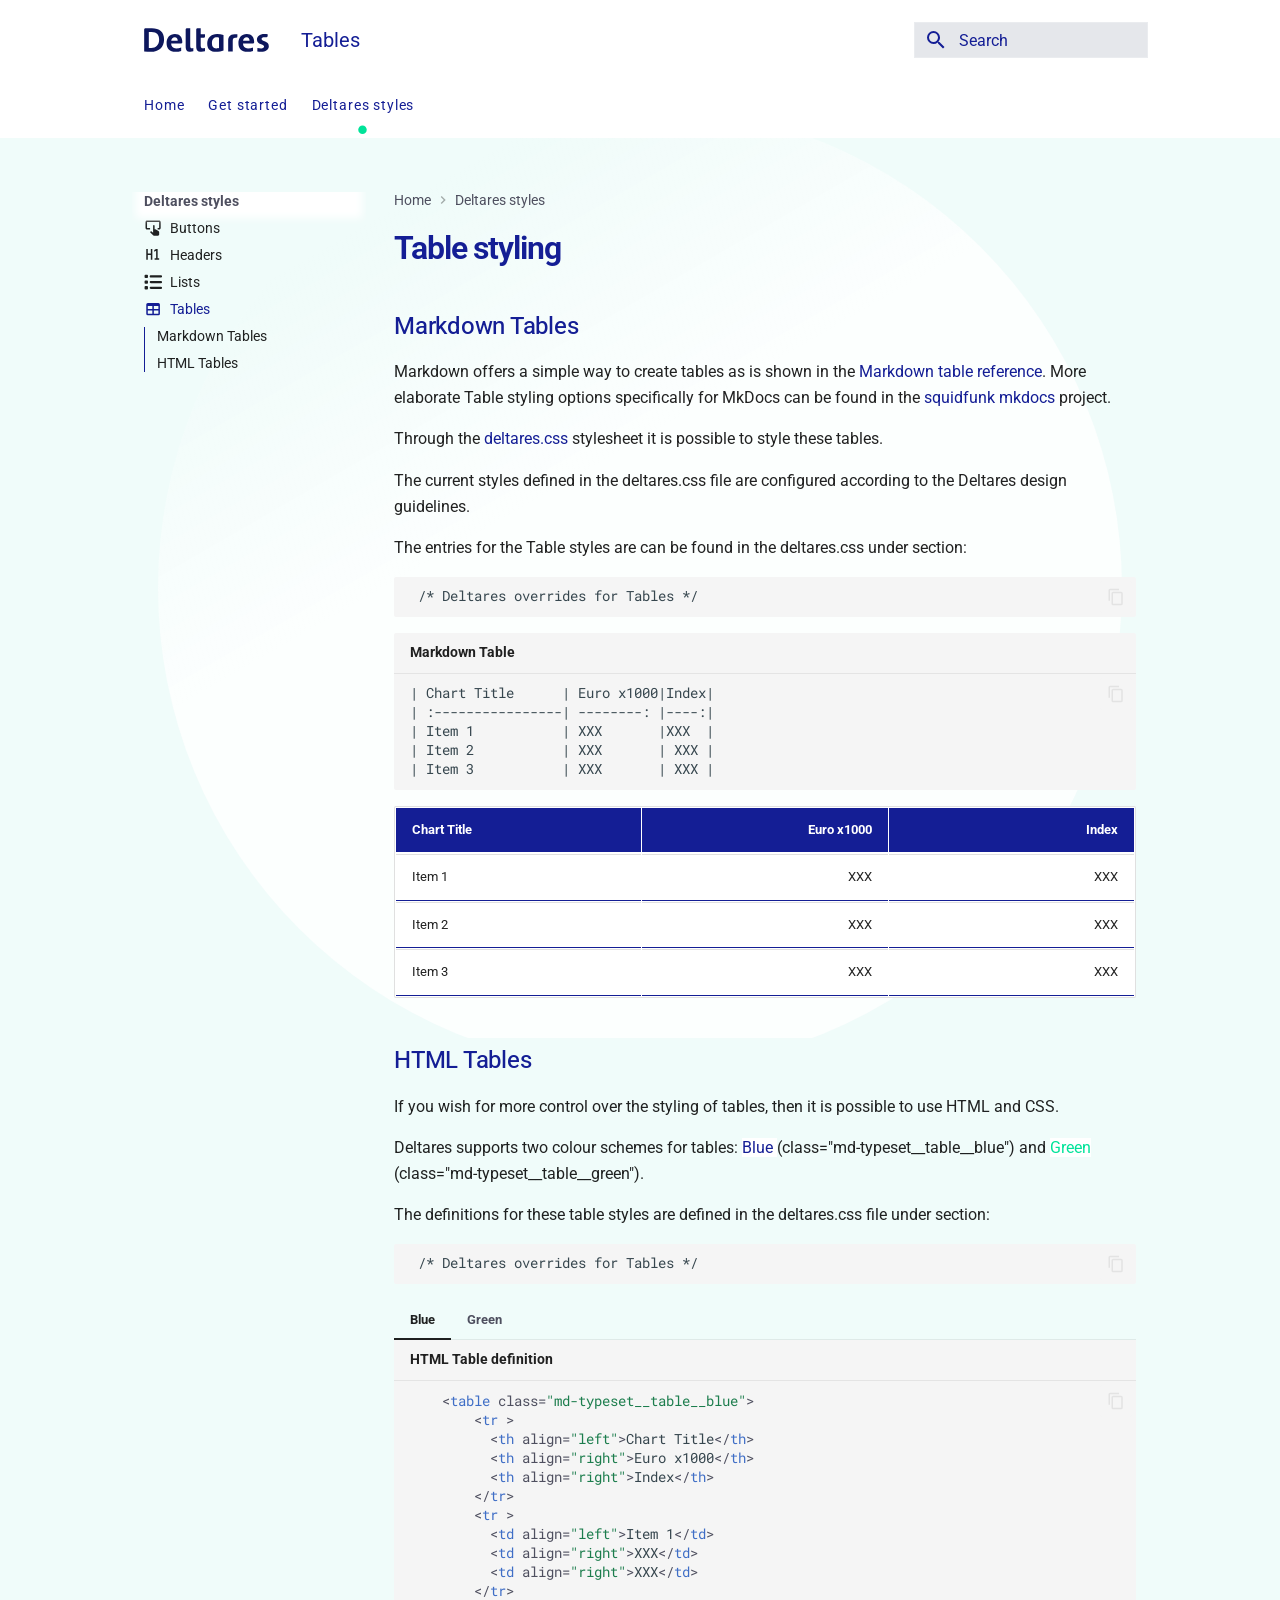
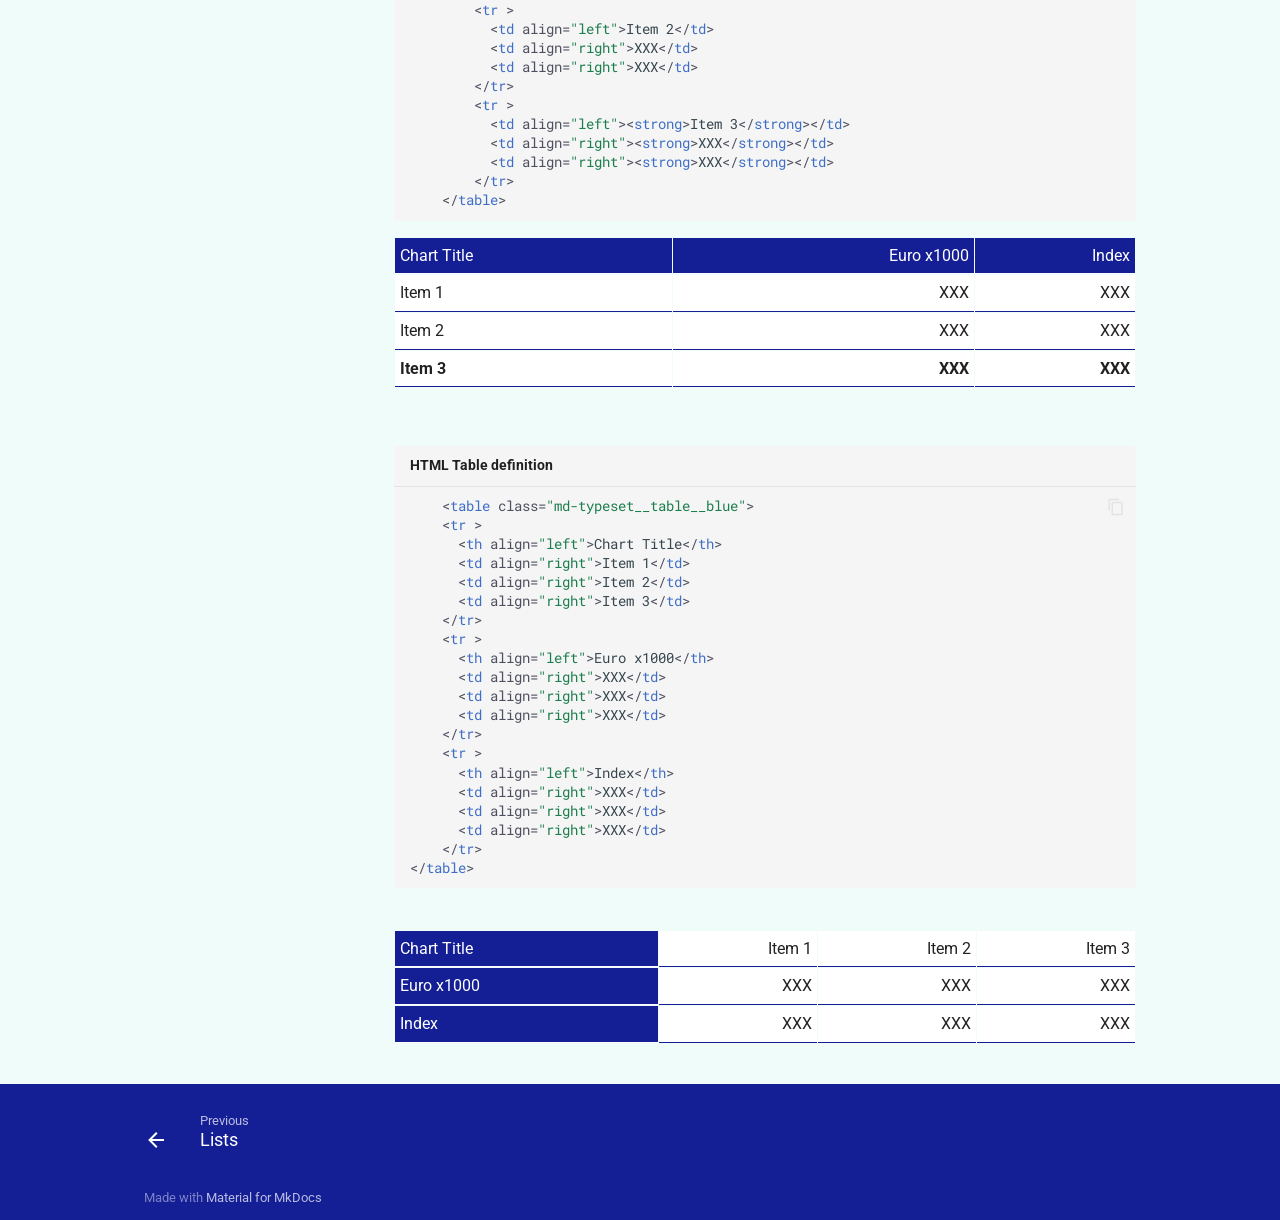
<file: style_examples/tables/index.html>
<!doctype html>
<html lang="en" class="no-js">
  <head>
    
      <meta charset="utf-8">
      <meta name="viewport" content="width=device-width,initial-scale=1">
      
      
      
        <link rel="canonical" href="https://deltares-research.github.io/mkdocs-deltares-theme/style_examples/tables/">
      
      
        <link rel="prev" href="../lists/">
      
      
      
        
      
      
      <link rel="icon" href="../../assets/favicon-16x16.png">
      <meta name="generator" content="mkdocs-1.6.1, mkdocs-material-9.7.7">
    
    

<title>MkDocs Deltares Theme</title>


    
      <link rel="stylesheet" href="../../assets/stylesheets/main.ec1eaa64.min.css">
      
        
        <link rel="stylesheet" href="../../assets/stylesheets/palette.ab4e12ef.min.css">
      
      


    
    
      
    
    
      
        
        
        <link rel="preconnect" href="https://fonts.gstatic.com" crossorigin>
        <link rel="stylesheet" href="https://fonts.googleapis.com/css?family=Roboto:300,300i,400,400i,700,700i%7CRoboto+Mono:400,400i,700,700i&display=fallback">
        <style>:root{--md-text-font:"Roboto";--md-code-font:"Roboto Mono"}</style>
      
    
    
    <script>__md_scope=new URL("../..",location),__md_hash=e=>[...e].reduce(((e,_)=>(e<<5)-e+_.charCodeAt(0)),0),__md_get=(e,_=localStorage,t=__md_scope)=>JSON.parse(_.getItem(t.pathname+"."+e)),__md_set=(e,_,t=localStorage,a=__md_scope)=>{try{t.setItem(a.pathname+"."+e,JSON.stringify(_))}catch(e){}}</script>
    
      

    
    
  <link rel="stylesheet" href="../../assets/stylesheets/deltares.css">

  </head>
  
  
    
    
      
    
    
    
    
    <body dir="ltr" data-md-color-scheme="default" data-md-color-primary="custom" data-md-color-accent="custom">
  
    
    <input class="md-toggle" data-md-toggle="drawer" type="checkbox" id="__drawer" autocomplete="off">
    <input class="md-toggle" data-md-toggle="search" type="checkbox" id="__search" autocomplete="off">
    <label class="md-overlay" for="__drawer"></label>
    <div data-md-component="skip">
      
        
        <a href="#table-styling" class="md-skip">
          Skip to content
        </a>
      
    </div>
    <div data-md-component="announce">
      
    </div>
    
    
      <!--
  Copyright (c) 2016-2025 Martin Donath <martin.donath@squidfunk.com>

  Permission is hereby granted, free of charge, to any person obtaining a copy
  of this software and associated documentation files (the "Software"), to
  deal in the Software without restriction, including without limitation the
  rights to use, copy, modify, merge, publish, distribute, sublicense, and/or
  sell copies of the Software, and to permit persons to whom the Software is
  furnished to do so, subject to the following conditions:

  The above copyright notice and this permission notice shall be included in
  all copies or substantial portions of the Software.

  THE SOFTWARE IS PROVIDED "AS IS", WITHOUT WARRANTY OF ANY KIND, EXPRESS OR
  IMPLIED, INCLUDING BUT NOT LIMITED TO THE WARRANTIES OF MERCHANTABILITY,
  FITNESS FOR A PARTICULAR PURPOSE AND NON-INFRINGEMENT. IN NO EVENT SHALL THE
  AUTHORS OR COPYRIGHT HOLDERS BE LIABLE FOR ANY CLAIM, DAMAGES OR OTHER
  LIABILITY, WHETHER IN AN ACTION OF CONTRACT, TORT OR OTHERWISE, ARISING
  FROM, OUT OF OR IN CONNECTION WITH THE SOFTWARE OR THE USE OR OTHER DEALINGS
  IN THE SOFTWARE.
-->

<!-- Determine classes -->

<!--Deltares update: no shadow-->

<!-- Header -->
<header class="md-header" data-md-component="header">
  <nav
    class="md-header__inner md-grid"
    aria-label="Header"
  >

    <!-- Link to home -->
    <a
      href="../.."
      title="MkDocs Deltares Theme"
      class="md-header__button md-logo"
      aria-label="MkDocs Deltares Theme"
      data-md-component="logo"
    >
      
  <img src="../../assets/logo-of-deltares.svg" alt="logo">

    </a>

    <!-- Button to open drawer -->
    <label class="md-header__button md-icon" for="__drawer">
      
      <svg xmlns="http://www.w3.org/2000/svg" viewBox="0 0 24 24"><path d="M3 6h18v2H3zm0 5h18v2H3zm0 5h18v2H3z"/></svg>
    </label>

    <!-- Header title -->
    <div class="md-header__title" data-md-component="header-title">
      <div class="md-header__ellipsis">
        <div class="md-header__topic">
          <span class="md-ellipsis">
            MkDocs Deltares Theme
          </span>
        </div>
        <div class="md-header__topic" data-md-component="header-topic">
          <span class="md-ellipsis">
            
              Tables
            
          </span>
        </div>
      </div>
    </div>

    <!-- Color palette toggle -->
    
      
        <form class="md-header__option" data-md-component="palette">
  
    
    
    
    <input class="md-option" data-md-color-media="" data-md-color-scheme="default" data-md-color-primary="custom" data-md-color-accent="custom"  aria-hidden="true"  type="radio" name="__palette" id="__palette_0">
    
  
</form>
      
    

    <!-- User preference: color palette -->
    
      <script>var palette=__md_get("__palette");if(palette&&palette.color){if("(prefers-color-scheme)"===palette.color.media){var media=matchMedia("(prefers-color-scheme: light)"),input=document.querySelector(media.matches?"[data-md-color-media='(prefers-color-scheme: light)']":"[data-md-color-media='(prefers-color-scheme: dark)']");palette.color.media=input.getAttribute("data-md-color-media"),palette.color.scheme=input.getAttribute("data-md-color-scheme"),palette.color.primary=input.getAttribute("data-md-color-primary"),palette.color.accent=input.getAttribute("data-md-color-accent")}for(var[key,value]of Object.entries(palette.color))document.body.setAttribute("data-md-color-"+key,value)}</script>
    

    <!-- Site language selector -->
    

    <!-- Button to open search modal -->
    
      

      <!-- Check if search is actually enabled - see https://t.ly/DT_0V -->
      
        <label class="md-header__button md-icon" for="__search">
          
          <svg xmlns="http://www.w3.org/2000/svg" viewBox="0 0 24 24"><path d="M9.5 3A6.5 6.5 0 0 1 16 9.5c0 1.61-.59 3.09-1.56 4.23l.27.27h.79l5 5-1.5 1.5-5-5v-.79l-.27-.27A6.52 6.52 0 0 1 9.5 16 6.5 6.5 0 0 1 3 9.5 6.5 6.5 0 0 1 9.5 3m0 2C7 5 5 7 5 9.5S7 14 9.5 14 14 12 14 9.5 12 5 9.5 5"/></svg>
        </label>

        <!-- Search interface -->
        <div class="md-search" data-md-component="search" role="dialog">
  <label class="md-search__overlay" for="__search"></label>
  <div class="md-search__inner" role="search">
    <form class="md-search__form" name="search">
      <input type="text" class="md-search__input" name="query" aria-label="Search" placeholder="Search" autocapitalize="off" autocorrect="off" autocomplete="off" spellcheck="false" data-md-component="search-query" required>
      <label class="md-search__icon md-icon" for="__search">
        
        <svg xmlns="http://www.w3.org/2000/svg" viewBox="0 0 24 24"><path d="M9.5 3A6.5 6.5 0 0 1 16 9.5c0 1.61-.59 3.09-1.56 4.23l.27.27h.79l5 5-1.5 1.5-5-5v-.79l-.27-.27A6.52 6.52 0 0 1 9.5 16 6.5 6.5 0 0 1 3 9.5 6.5 6.5 0 0 1 9.5 3m0 2C7 5 5 7 5 9.5S7 14 9.5 14 14 12 14 9.5 12 5 9.5 5"/></svg>
        
        <svg xmlns="http://www.w3.org/2000/svg" viewBox="0 0 24 24"><path d="M20 11v2H8l5.5 5.5-1.42 1.42L4.16 12l7.92-7.92L13.5 5.5 8 11z"/></svg>
      </label>
      <nav class="md-search__options" aria-label="Search">
        
        <button type="reset" class="md-search__icon md-icon" title="Clear" aria-label="Clear" tabindex="-1">
          
          <svg xmlns="http://www.w3.org/2000/svg" viewBox="0 0 24 24"><path d="M19 6.41 17.59 5 12 10.59 6.41 5 5 6.41 10.59 12 5 17.59 6.41 19 12 13.41 17.59 19 19 17.59 13.41 12z"/></svg>
        </button>
      </nav>
      
        <div class="md-search__suggest" data-md-component="search-suggest"></div>
      
    </form>
    <div class="md-search__output">
      <div class="md-search__scrollwrap" tabindex="0" data-md-scrollfix>
        <div class="md-search-result" data-md-component="search-result">
          <div class="md-search-result__meta">
            Initializing search
          </div>
          <ol class="md-search-result__list" role="presentation"></ol>
        </div>
      </div>
    </div>
  </div>
</div>
      
    

    <!-- Repository information -->
    
  </nav>

  <!-- Navigation tabs (sticky) -->
  
    
      
<nav class="md-tabs" aria-label="Tabs" data-md-component="tabs">
  <div class="md-grid">
    <ul class="md-tabs__list">
      
        
  
  
  
  
    <li class="md-tabs__item">
      <a href="../.." class="md-tabs__link">
        
  
  
    
  
  Home

      </a>
    </li>
  

      
        
  
  
  
  
    
    
      <li class="md-tabs__item">
        <a href="../../mkdocs/mkdocs/" class="md-tabs__link">
          
  
  
  Get started

        </a>
      </li>
    
  

      
        
  
  
  
    
  
  
    
    
      <li class="md-tabs__item md-tabs__item--active">
        <a href="../buttons/" class="md-tabs__link">
          
  
  
  Deltares styles

        </a>
      </li>
    
  

      
    </ul>
  </div>
</nav>
    
  
</header>
    
    <div class="md-container" data-md-component="container">
      
      
        
      
      <main class="md-main" data-md-component="main">
        <div class="md-main__inner md-grid">
          
            
              
              <div class="md-sidebar md-sidebar--primary" data-md-component="sidebar" data-md-type="navigation" >
                <div class="md-sidebar__scrollwrap">
                  <div class="md-sidebar__inner">
                    


  


  

<nav class="md-nav md-nav--primary md-nav--lifted md-nav--integrated" aria-label="Navigation" data-md-level="0">
  <label class="md-nav__title" for="__drawer">
    <a href="../.." title="MkDocs Deltares Theme" class="md-nav__button md-logo" aria-label="MkDocs Deltares Theme" data-md-component="logo">
      
  <img src="../../assets/logo-of-deltares.svg" alt="logo">

    </a>
    MkDocs Deltares Theme
  </label>
  
  <ul class="md-nav__list" data-md-scrollfix>
    
      
      
  
  
  
  
    <li class="md-nav__item">
      <a href="../.." class="md-nav__link">
        
  
  
  <span class="md-ellipsis">
    
  
    Home
  

    
  </span>
  
  

      </a>
    </li>
  

    
      
      
  
  
  
  
    
    
    
    
      
      
    
    
    <li class="md-nav__item md-nav__item--nested">
      
        
        
          
        
        <input class="md-nav__toggle md-toggle md-toggle--indeterminate" type="checkbox" id="__nav_2" >
        
          
          <label class="md-nav__link" for="__nav_2" id="__nav_2_label" tabindex="0">
            
  
  
  <span class="md-ellipsis">
    
  
    Get started
  

    
  </span>
  
  

            <span class="md-nav__icon md-icon"></span>
          </label>
        
        <nav class="md-nav" data-md-level="1" aria-labelledby="__nav_2_label" aria-expanded="false">
          <label class="md-nav__title" for="__nav_2">
            <span class="md-nav__icon md-icon"></span>
            
  
    Get started
  

          </label>
          <ul class="md-nav__list" data-md-scrollfix>
            
              
                
  
  
  
  
    <li class="md-nav__item">
      <a href="../../mkdocs/mkdocs/" class="md-nav__link">
        
  
  
    <svg xmlns="http://www.w3.org/2000/svg" viewBox="0 0 89 89">
  <path d="M3.136,17.387l0,42.932l42.932,21.467l-42.932,-64.399Z" />
  <path d="M21.91,8l42.933,64.398l-18.775,9.388l-42.932,-64.399l18.774,-9.387Z" style="fill-opacity: 0.5" />
  <path d="M67.535,17.387l-27.262,18.156l21.878,32.818l5.384,2.691l0,-53.665Z" />
  <path d="M67.535,17.387l0,53.666l18.774,-9.388l0,-53.665l-18.774,9.387Z" style="fill-opacity: 0.25" />
</svg>
  
  <span class="md-ellipsis">
    
  
    MkDocs
  

    
  </span>
  
  

      </a>
    </li>
  

              
            
              
                
  
  
  
  
    <li class="md-nav__item">
      <a href="../../mkdocs/create_your_site/" class="md-nav__link">
        
  
  
    <svg xmlns="http://www.w3.org/2000/svg" viewBox="0 0 89 89">
  <path d="M3.136,17.387l0,42.932l42.932,21.467l-42.932,-64.399Z" />
  <path d="M21.91,8l42.933,64.398l-18.775,9.388l-42.932,-64.399l18.774,-9.387Z" style="fill-opacity: 0.5" />
  <path d="M67.535,17.387l-27.262,18.156l21.878,32.818l5.384,2.691l0,-53.665Z" />
  <path d="M67.535,17.387l0,53.666l18.774,-9.388l0,-53.665l-18.774,9.387Z" style="fill-opacity: 0.25" />
</svg>
  
  <span class="md-ellipsis">
    
  
    Create your site
  

    
  </span>
  
  

      </a>
    </li>
  

              
            
              
                
  
  
  
  
    <li class="md-nav__item">
      <a href="../../mkdocs/deploy_your_site/" class="md-nav__link">
        
  
  
    <svg xmlns="http://www.w3.org/2000/svg" viewBox="0 0 89 89">
  <path d="M3.136,17.387l0,42.932l42.932,21.467l-42.932,-64.399Z" />
  <path d="M21.91,8l42.933,64.398l-18.775,9.388l-42.932,-64.399l18.774,-9.387Z" style="fill-opacity: 0.5" />
  <path d="M67.535,17.387l-27.262,18.156l21.878,32.818l5.384,2.691l0,-53.665Z" />
  <path d="M67.535,17.387l0,53.666l18.774,-9.388l0,-53.665l-18.774,9.387Z" style="fill-opacity: 0.25" />
</svg>
  
  <span class="md-ellipsis">
    
  
    Deploy your site
  

    
  </span>
  
  

      </a>
    </li>
  

              
            
          </ul>
        </nav>
      
    </li>
  

    
      
      
  
  
    
  
  
  
    
    
    
    
      
        
        
      
      
    
    
    <li class="md-nav__item md-nav__item--active md-nav__item--section md-nav__item--nested">
      
        
        
        <input class="md-nav__toggle md-toggle " type="checkbox" id="__nav_3" checked>
        
          
          <label class="md-nav__link" for="__nav_3" id="__nav_3_label" tabindex="">
            
  
  
  <span class="md-ellipsis">
    
  
    Deltares styles
  

    
  </span>
  
  

            <span class="md-nav__icon md-icon"></span>
          </label>
        
        <nav class="md-nav" data-md-level="1" aria-labelledby="__nav_3_label" aria-expanded="true">
          <label class="md-nav__title" for="__nav_3">
            <span class="md-nav__icon md-icon"></span>
            
  
    Deltares styles
  

          </label>
          <ul class="md-nav__list" data-md-scrollfix>
            
              
                
  
  
  
  
    <li class="md-nav__item">
      <a href="../buttons/" class="md-nav__link">
        
  
  
    <svg xmlns="http://www.w3.org/2000/svg" viewBox="0 0 24 24"><path d="M20 20.5c0 .8-.7 1.5-1.5 1.5H13c-.4 0-.7-.1-1-.4l-4-4.2.7-.8c.2-.2.5-.3.8-.3h.2L12 18V9c0-.6.4-1 1-1s1 .4 1 1v4.5l1.2.1 3.9 2.2c.5.2.9.8.9 1.3zM20 2H4c-1.1 0-2 .9-2 2v8c0 1.1.9 2 2 2h4v-2H4V4h16v8h-2v2h2c1.1 0 2-.9 2-2V4c0-1.1-.9-2-2-2"/></svg>
  
  <span class="md-ellipsis">
    
  
    Buttons
  

    
  </span>
  
  

      </a>
    </li>
  

              
            
              
                
  
  
  
  
    <li class="md-nav__item">
      <a href="../headers/" class="md-nav__link">
        
  
  
    <svg xmlns="http://www.w3.org/2000/svg" viewBox="0 0 24 24"><path d="M3 4h2v6h4V4h2v14H9v-6H5v6H3zm11 14v-2h2V6.31l-2.5 1.44V5.44L16 4h2v12h2v2z"/></svg>
  
  <span class="md-ellipsis">
    
  
    Headers
  

    
  </span>
  
  

      </a>
    </li>
  

              
            
              
                
  
  
  
  
    <li class="md-nav__item">
      <a href="../lists/" class="md-nav__link">
        
  
  
    <svg xmlns="http://www.w3.org/2000/svg" viewBox="0 0 512 512"><!--! Font Awesome Free 7.1.0 by @fontawesome - https://fontawesome.com License - https://fontawesome.com/license/free (Icons: CC BY 4.0, Fonts: SIL OFL 1.1, Code: MIT License) Copyright 2025 Fonticons, Inc.--><path d="M40 48c-13.3 0-24 10.7-24 24v48c0 13.3 10.7 24 24 24h48c13.3 0 24-10.7 24-24V72c0-13.3-10.7-24-24-24zm152 16c-17.7 0-32 14.3-32 32s14.3 32 32 32h288c17.7 0 32-14.3 32-32s-14.3-32-32-32zm0 160c-17.7 0-32 14.3-32 32s14.3 32 32 32h288c17.7 0 32-14.3 32-32s-14.3-32-32-32zm0 160c-17.7 0-32 14.3-32 32s14.3 32 32 32h288c17.7 0 32-14.3 32-32s-14.3-32-32-32zM16 232v48c0 13.3 10.7 24 24 24h48c13.3 0 24-10.7 24-24v-48c0-13.3-10.7-24-24-24H40c-13.3 0-24 10.7-24 24m24 136c-13.3 0-24 10.7-24 24v48c0 13.3 10.7 24 24 24h48c13.3 0 24-10.7 24-24v-48c0-13.3-10.7-24-24-24z"/></svg>
  
  <span class="md-ellipsis">
    
  
    Lists
  

    
  </span>
  
  

      </a>
    </li>
  

              
            
              
                
  
  
    
  
  
  
    <li class="md-nav__item md-nav__item--active">
      
      <input class="md-nav__toggle md-toggle" type="checkbox" id="__toc">
      
      
        
      
      
        <label class="md-nav__link md-nav__link--active" for="__toc">
          
  
  
    <svg xmlns="http://www.w3.org/2000/svg" viewBox="0 0 24 24"><path d="M5 4h14a2 2 0 0 1 2 2v12a2 2 0 0 1-2 2H5a2 2 0 0 1-2-2V6a2 2 0 0 1 2-2m0 4v4h6V8zm8 0v4h6V8zm-8 6v4h6v-4zm8 0v4h6v-4z"/></svg>
  
  <span class="md-ellipsis">
    
  
    Tables
  

    
  </span>
  
  

          <span class="md-nav__icon md-icon"></span>
        </label>
      
      <a href="./" class="md-nav__link md-nav__link--active">
        
  
  
    <svg xmlns="http://www.w3.org/2000/svg" viewBox="0 0 24 24"><path d="M5 4h14a2 2 0 0 1 2 2v12a2 2 0 0 1-2 2H5a2 2 0 0 1-2-2V6a2 2 0 0 1 2-2m0 4v4h6V8zm8 0v4h6V8zm-8 6v4h6v-4zm8 0v4h6v-4z"/></svg>
  
  <span class="md-ellipsis">
    
  
    Tables
  

    
  </span>
  
  

      </a>
      
        

<nav class="md-nav md-nav--secondary" aria-label="Table of contents">
  
  
  
    
  
  
    <label class="md-nav__title" for="__toc">
      <span class="md-nav__icon md-icon"></span>
      Table of contents
    </label>
    <ul class="md-nav__list" data-md-component="toc" data-md-scrollfix>
      
        <li class="md-nav__item">
  <a href="#markdown-tables" class="md-nav__link">
    <span class="md-ellipsis">
      
        Markdown Tables
      
    </span>
  </a>
  
</li>
      
        <li class="md-nav__item">
  <a href="#html-tables" class="md-nav__link">
    <span class="md-ellipsis">
      
        HTML Tables
      
    </span>
  </a>
  
</li>
      
    </ul>
  
</nav>
      
    </li>
  

              
            
          </ul>
        </nav>
      
    </li>
  

    
  </ul>
</nav>
                  </div>
                </div>
              </div>
            
            
          
          
            <div class="md-content" data-md-component="content">
              
                



  


  <nav class="md-path" aria-label="Navigation" >
    <ol class="md-path__list">
      
        
  
  
    <li class="md-path__item">
      <a href="../.." class="md-path__link">
        
  <span class="md-ellipsis">
    Home
  </span>

      </a>
    </li>
  

      
      
        
  
  
    
    
      <li class="md-path__item">
        <a href="../buttons/" class="md-path__link">
          
  <span class="md-ellipsis">
    Deltares styles
  </span>

        </a>
      </li>
    
  

      
    </ol>
  </nav>

              
              <article class="md-content__inner md-typeset">
                
                  



<h1 id="table-styling">Table styling</h1>
<h2 id="markdown-tables">Markdown Tables</h2>
<p>Markdown offers a simple way to create tables as is shown in the <a href="https://www.markdownguide.org/extended-syntax/#tables">Markdown table reference</a>.
More elaborate Table styling options specifically for MkDocs can be found in the <a href="https://squidfunk.github.io/mkdocs-material/reference/data-tables/">squidfunk mkdocs</a> project.</p>
<p>Through the <a href="../../assets/stylesheets/deltares.css">deltares.css</a> stylesheet it is possible to style these tables.</p>
<p>The current styles defined in the deltares.css file are configured according to the Deltares design guidelines.</p>
<p>The entries for the Table styles are can be found in the deltares.css under section:</p>
<div class="highlight"><pre><span></span><code> /* Deltares overrides for Tables */
</code></pre></div>
<div class="highlight"><span class="filename">Markdown Table</span><pre><span></span><code>| Chart Title      | Euro x1000|Index|
| :----------------| --------: |----:|
| Item 1           | XXX       |XXX  |
| Item 2           | XXX       | XXX |
| Item 3           | XXX       | XXX |
</code></pre></div>
<table>
<thead>
<tr>
<th style="text-align: left;">Chart Title</th>
<th style="text-align: right;">Euro x1000</th>
<th style="text-align: right;">Index</th>
</tr>
</thead>
<tbody>
<tr>
<td style="text-align: left;">Item 1</td>
<td style="text-align: right;">XXX</td>
<td style="text-align: right;">XXX</td>
</tr>
<tr>
<td style="text-align: left;">Item 2</td>
<td style="text-align: right;">XXX</td>
<td style="text-align: right;">XXX</td>
</tr>
<tr>
<td style="text-align: left;">Item 3</td>
<td style="text-align: right;">XXX</td>
<td style="text-align: right;">XXX</td>
</tr>
</tbody>
</table>
<h2 id="html-tables">HTML Tables</h2>
<p>If you wish for more control over the styling of tables, then it is possible to use HTML and CSS.</p>
<p>Deltares supports two colour schemes for tables: <span style="background-color: #ffffff;color:#141e95">Blue </span> 
(class="md-typeset__table__blue") and <span style="background-color: #ffffff;color:#00e399">Green</span> (class="md-typeset__table__green").</p>
<p>The definitions for these table styles are defined in the deltares.css file under section:</p>
<div class="highlight"><pre><span></span><code> /* Deltares overrides for Tables */
</code></pre></div>
<div class="tabbed-set tabbed-alternate" data-tabs="1:2"><input checked="checked" id="__tabbed_1_1" name="__tabbed_1" type="radio" /><input id="__tabbed_1_2" name="__tabbed_1" type="radio" /><div class="tabbed-labels"><label for="__tabbed_1_1">Blue</label><label for="__tabbed_1_2">Green</label></div>
<div class="tabbed-content">
<div class="tabbed-block">
<div class="highlight"><span class="filename">HTML Table definition</span><pre><span></span><code>    <span class="p">&lt;</span><span class="nt">table</span> <span class="na">class</span><span class="o">=</span><span class="s">&quot;md-typeset__table__blue&quot;</span><span class="p">&gt;</span>
        <span class="p">&lt;</span><span class="nt">tr</span> <span class="p">&gt;</span>
          <span class="p">&lt;</span><span class="nt">th</span> <span class="na">align</span><span class="o">=</span><span class="s">&quot;left&quot;</span><span class="p">&gt;</span>Chart Title<span class="p">&lt;/</span><span class="nt">th</span><span class="p">&gt;</span>
          <span class="p">&lt;</span><span class="nt">th</span> <span class="na">align</span><span class="o">=</span><span class="s">&quot;right&quot;</span><span class="p">&gt;</span>Euro x1000<span class="p">&lt;/</span><span class="nt">th</span><span class="p">&gt;</span>
          <span class="p">&lt;</span><span class="nt">th</span> <span class="na">align</span><span class="o">=</span><span class="s">&quot;right&quot;</span><span class="p">&gt;</span>Index<span class="p">&lt;/</span><span class="nt">th</span><span class="p">&gt;</span>
        <span class="p">&lt;/</span><span class="nt">tr</span><span class="p">&gt;</span>
        <span class="p">&lt;</span><span class="nt">tr</span> <span class="p">&gt;</span>
          <span class="p">&lt;</span><span class="nt">td</span> <span class="na">align</span><span class="o">=</span><span class="s">&quot;left&quot;</span><span class="p">&gt;</span>Item 1<span class="p">&lt;/</span><span class="nt">td</span><span class="p">&gt;</span>
          <span class="p">&lt;</span><span class="nt">td</span> <span class="na">align</span><span class="o">=</span><span class="s">&quot;right&quot;</span><span class="p">&gt;</span>XXX<span class="p">&lt;/</span><span class="nt">td</span><span class="p">&gt;</span>
          <span class="p">&lt;</span><span class="nt">td</span> <span class="na">align</span><span class="o">=</span><span class="s">&quot;right&quot;</span><span class="p">&gt;</span>XXX<span class="p">&lt;/</span><span class="nt">td</span><span class="p">&gt;</span>
        <span class="p">&lt;/</span><span class="nt">tr</span><span class="p">&gt;</span>
        <span class="p">&lt;</span><span class="nt">tr</span> <span class="p">&gt;</span>
          <span class="p">&lt;</span><span class="nt">td</span> <span class="na">align</span><span class="o">=</span><span class="s">&quot;left&quot;</span><span class="p">&gt;</span>Item 2<span class="p">&lt;/</span><span class="nt">td</span><span class="p">&gt;</span>
          <span class="p">&lt;</span><span class="nt">td</span> <span class="na">align</span><span class="o">=</span><span class="s">&quot;right&quot;</span><span class="p">&gt;</span>XXX<span class="p">&lt;/</span><span class="nt">td</span><span class="p">&gt;</span>
          <span class="p">&lt;</span><span class="nt">td</span> <span class="na">align</span><span class="o">=</span><span class="s">&quot;right&quot;</span><span class="p">&gt;</span>XXX<span class="p">&lt;/</span><span class="nt">td</span><span class="p">&gt;</span>
        <span class="p">&lt;/</span><span class="nt">tr</span><span class="p">&gt;</span>
        <span class="p">&lt;</span><span class="nt">tr</span> <span class="p">&gt;</span>
          <span class="p">&lt;</span><span class="nt">td</span> <span class="na">align</span><span class="o">=</span><span class="s">&quot;left&quot;</span><span class="p">&gt;&lt;</span><span class="nt">strong</span><span class="p">&gt;</span>Item 3<span class="p">&lt;/</span><span class="nt">strong</span><span class="p">&gt;&lt;/</span><span class="nt">td</span><span class="p">&gt;</span>
          <span class="p">&lt;</span><span class="nt">td</span> <span class="na">align</span><span class="o">=</span><span class="s">&quot;right&quot;</span><span class="p">&gt;&lt;</span><span class="nt">strong</span><span class="p">&gt;</span>XXX<span class="p">&lt;/</span><span class="nt">strong</span><span class="p">&gt;&lt;/</span><span class="nt">td</span><span class="p">&gt;</span>
          <span class="p">&lt;</span><span class="nt">td</span> <span class="na">align</span><span class="o">=</span><span class="s">&quot;right&quot;</span><span class="p">&gt;&lt;</span><span class="nt">strong</span><span class="p">&gt;</span>XXX<span class="p">&lt;/</span><span class="nt">strong</span><span class="p">&gt;&lt;/</span><span class="nt">td</span><span class="p">&gt;</span>
        <span class="p">&lt;/</span><span class="nt">tr</span><span class="p">&gt;</span>
    <span class="p">&lt;/</span><span class="nt">table</span><span class="p">&gt;</span>
</code></pre></div>
<p><table class="md-typeset__table__blue">
    <tr >
      <th align="left">Chart Title</th>
      <th align="right">Euro x1000</th>
      <th align="right">Index</th>
    </tr>
    <tr >
      <td align="left">Item 1</td>
      <td align="right">XXX</td>
      <td align="right">XXX</td>
    </tr>
    <tr >
      <td align="left">Item 2</td>
      <td align="right">XXX</td>
      <td align="right">XXX</td>
    </tr>
    <tr >
      <td align="left"><strong>Item 3</strong></td>
      <td align="right"><strong>XXX</strong></td>
      <td align="right"><strong>XXX</strong></td>
    </tr>
</table></p>
<p><br /></p>
<div class="highlight"><span class="filename">HTML Table definition</span><pre><span></span><code>    <span class="p">&lt;</span><span class="nt">table</span> <span class="na">class</span><span class="o">=</span><span class="s">&quot;md-typeset__table__blue&quot;</span><span class="p">&gt;</span>
    <span class="p">&lt;</span><span class="nt">tr</span> <span class="p">&gt;</span>
      <span class="p">&lt;</span><span class="nt">th</span> <span class="na">align</span><span class="o">=</span><span class="s">&quot;left&quot;</span><span class="p">&gt;</span>Chart Title<span class="p">&lt;/</span><span class="nt">th</span><span class="p">&gt;</span>
      <span class="p">&lt;</span><span class="nt">td</span> <span class="na">align</span><span class="o">=</span><span class="s">&quot;right&quot;</span><span class="p">&gt;</span>Item 1<span class="p">&lt;/</span><span class="nt">td</span><span class="p">&gt;</span>
      <span class="p">&lt;</span><span class="nt">td</span> <span class="na">align</span><span class="o">=</span><span class="s">&quot;right&quot;</span><span class="p">&gt;</span>Item 2<span class="p">&lt;/</span><span class="nt">td</span><span class="p">&gt;</span>
      <span class="p">&lt;</span><span class="nt">td</span> <span class="na">align</span><span class="o">=</span><span class="s">&quot;right&quot;</span><span class="p">&gt;</span>Item 3<span class="p">&lt;/</span><span class="nt">td</span><span class="p">&gt;</span>
    <span class="p">&lt;/</span><span class="nt">tr</span><span class="p">&gt;</span>
    <span class="p">&lt;</span><span class="nt">tr</span> <span class="p">&gt;</span>
      <span class="p">&lt;</span><span class="nt">th</span> <span class="na">align</span><span class="o">=</span><span class="s">&quot;left&quot;</span><span class="p">&gt;</span>Euro x1000<span class="p">&lt;/</span><span class="nt">th</span><span class="p">&gt;</span>
      <span class="p">&lt;</span><span class="nt">td</span> <span class="na">align</span><span class="o">=</span><span class="s">&quot;right&quot;</span><span class="p">&gt;</span>XXX<span class="p">&lt;/</span><span class="nt">td</span><span class="p">&gt;</span>
      <span class="p">&lt;</span><span class="nt">td</span> <span class="na">align</span><span class="o">=</span><span class="s">&quot;right&quot;</span><span class="p">&gt;</span>XXX<span class="p">&lt;/</span><span class="nt">td</span><span class="p">&gt;</span>
      <span class="p">&lt;</span><span class="nt">td</span> <span class="na">align</span><span class="o">=</span><span class="s">&quot;right&quot;</span><span class="p">&gt;</span>XXX<span class="p">&lt;/</span><span class="nt">td</span><span class="p">&gt;</span>
    <span class="p">&lt;/</span><span class="nt">tr</span><span class="p">&gt;</span>
    <span class="p">&lt;</span><span class="nt">tr</span> <span class="p">&gt;</span>
      <span class="p">&lt;</span><span class="nt">th</span> <span class="na">align</span><span class="o">=</span><span class="s">&quot;left&quot;</span><span class="p">&gt;</span>Index<span class="p">&lt;/</span><span class="nt">th</span><span class="p">&gt;</span>          
      <span class="p">&lt;</span><span class="nt">td</span> <span class="na">align</span><span class="o">=</span><span class="s">&quot;right&quot;</span><span class="p">&gt;</span>XXX<span class="p">&lt;/</span><span class="nt">td</span><span class="p">&gt;</span>
      <span class="p">&lt;</span><span class="nt">td</span> <span class="na">align</span><span class="o">=</span><span class="s">&quot;right&quot;</span><span class="p">&gt;</span>XXX<span class="p">&lt;/</span><span class="nt">td</span><span class="p">&gt;</span>
      <span class="p">&lt;</span><span class="nt">td</span> <span class="na">align</span><span class="o">=</span><span class="s">&quot;right&quot;</span><span class="p">&gt;</span>XXX<span class="p">&lt;/</span><span class="nt">td</span><span class="p">&gt;</span>
    <span class="p">&lt;/</span><span class="nt">tr</span><span class="p">&gt;</span>
<span class="p">&lt;/</span><span class="nt">table</span><span class="p">&gt;</span>
</code></pre></div>
<p><table class="md-typeset__table__blue">
    <tr >
      <th align="left">Chart Title</th>
      <td align="right">Item 1</td>
      <td align="right">Item 2</td>
      <td align="right">Item 3</td>
    </tr>
    <tr >
      <th align="left">Euro x1000</th>
      <td align="right">XXX</td>
      <td align="right">XXX</td>
      <td align="right">XXX</td>
    </tr>
    <tr >
      <th align="left">Index</th>        <br />
      <td align="right">XXX</td>
      <td align="right">XXX</td>
      <td align="right">XXX</td>
    </tr>
</table></p>
</div>
<div class="tabbed-block">
<p><table class="md-typeset__table__green">
    <tr >
      <th align="left">Chart Title</th>
      <th align="right">Euro x1000</th>
      <th align="right">Index</th>
    </tr>
    <tr >
      <td align="left">Item 1</td>
      <td align="right">XXX</td>
      <td align="right">XXX</td>
    </tr>
    <tr >
      <td align="left">Item 2</td>
      <td align="right">XXX</td>
      <td align="right">XXX</td>
    </tr>
    <tr >
      <td align="left"><strong>Item 3</strong></td>
      <td align="right"><strong>XXX</strong></td>
      <td align="right"><strong>XXX</strong></td>
    </tr>
</table></p>
<p><br /></p>
<p><table class="md-typeset__table__green">
    <tr >
      <th align="left">Chart Title</th>
      <td align="right">Item 1</td>
      <td align="right">Item 2</td>
      <td align="right">Item 3</td>
    </tr>
    <tr >
      <th align="left">Euro x1000</th>
      <td align="right">XXX</td>
      <td align="right">XXX</td>
      <td align="right">XXX</td>
    </tr>
    <tr >
      <th align="left">Index</th>        <br />
      <td align="right">XXX</td>
      <td align="right">XXX</td>
      <td align="right">XXX</td>
    </tr>
</table></p>
</div>
</div>
</div>







  
  






                
              </article>
            </div>
          
          
<script>var target=document.getElementById(location.hash.slice(1));target&&target.name&&(target.checked=target.name.startsWith("__tabbed_"))</script>
        </div>
        
          <button type="button" class="md-top md-icon" data-md-component="top" hidden>
  
  <svg xmlns="http://www.w3.org/2000/svg" viewBox="0 0 24 24"><path d="M13 20h-2V8l-5.5 5.5-1.42-1.42L12 4.16l7.92 7.92-1.42 1.42L13 8z"/></svg>
  Back to top
</button>
        
      </main>
      
        <footer class="md-footer">
  
    
      
      <nav class="md-footer__inner md-grid" aria-label="Footer" >
        
          
          <a href="../lists/" class="md-footer__link md-footer__link--prev" aria-label="Previous: Lists">
            <div class="md-footer__button md-icon">
              
              <svg xmlns="http://www.w3.org/2000/svg" viewBox="0 0 24 24"><path d="M20 11v2H8l5.5 5.5-1.42 1.42L4.16 12l7.92-7.92L13.5 5.5 8 11z"/></svg>
            </div>
            <div class="md-footer__title">
              <span class="md-footer__direction">
                Previous
              </span>
              <div class="md-ellipsis">
                Lists
              </div>
            </div>
          </a>
        
        
      </nav>
    
  
  <div class="md-footer-meta md-typeset">
    <div class="md-footer-meta__inner md-grid">
      <div class="md-copyright">
  
  
    Made with
    <a href="https://squidfunk.github.io/mkdocs-material/" target="_blank" rel="noopener">
      Material for MkDocs
    </a>
  
</div>
      
    </div>
  </div>
</footer>
      
    </div>
    <div class="md-dialog" data-md-component="dialog">
      <div class="md-dialog__inner md-typeset"></div>
    </div>
    
    
    
      
      
      <script id="__config" type="application/json">{"annotate": null, "base": "../..", "features": ["navigation.tabs", "navigation.tabs.sticky", "navigation.expand", "navigation.path", "navigation.top", "navigation.footer", "search.suggest", "search.highlight", "content.code.copy", "toc.integrate", null], "search": "../../assets/javascripts/workers/search.2c215733.min.js", "tags": null, "translations": {"clipboard.copied": "Copied to clipboard", "clipboard.copy": "Copy to clipboard", "search.result.more.one": "1 more on this page", "search.result.more.other": "# more on this page", "search.result.none": "No matching documents", "search.result.one": "1 matching document", "search.result.other": "# matching documents", "search.result.placeholder": "Type to start searching", "search.result.term.missing": "Missing", "select.version": "Select version"}, "version": null}</script>
    
    
  
      <script src="../../assets/javascripts/bundle.d7400e89.min.js"></script>
      
    


  </body>
</html>
</file>
<file: assets/stylesheets/deltares.css>
:root {
  --md-primary-fg-color: #141e95;
  --md-primary-fg-color--light: #2b3cc2;
  --md-primary-fg-color--dark: #0d175d;
  --md-accent-fg-color: #00e399;
  --md-accent-fg-color--light: #5af7c5;
  --md-accent-fg-color--dark: #00ab7f;
  --md-default-bg-color: #ffffff;
  --md-default-fg-color--light: #4e4f5f;
  --md-button-bg-color: #ffd434;
}
[data-md-color-scheme="default"] {
  --md-primary-fg-color: #141e95;
  --md-primary-fg-color--light: #2b3cc2;
  --md-primary-fg-color--dark: #0d175d;
  --md-accent-fg-color: #00e399;
  --md-accent-fg-color--light: #5af7c5;
  --md-accent-fg-color--dark: #00ab7f;
  --md-default-bg-color: #ffffff;
  --md-default-fg-color--light: #4e4f5f;
}
.md-footer{
  background-color: var(--md-primary-fg-color);
  color: var(--md-footer-fg-color);
}
.md-footer-meta {
  background-color: var(--md-primary-fg-color);
}
.md-header {
  background: #ffffff;
}
.md-header--shadow {
    box-shadow: none;
}
.md-header__button{
  color: var(--md-primary-fg-color);
}


.md-header__title {
  color: var(--md-primary-fg-color);
  font-size: 1rem;
}

.md-header__topic:first-child{
  font-weight: 300;
}

.md-header__inner {
  height: 4rem;
}

.md-tabs {
  background: #ffffff;
}

.md-tabs__list {
  padding-bottom: 10px;
}

.md-tabs__link {
  color: var(--md-primary-fg-color);
  letter-spacing: 0.06em;
  opacity: 1;
}

.md-tabs__item--active {
  position: relative;
}

.md-tabs__item--active .md-tabs__link,
.md-tabs__link:hover,
.md-tabs__link:focus {
  color: var(--md-primary-fg-color);
}

.md-tabs__item--active .md-tabs__link {
  position: relative;
  /*z-index: 1; !* text stays on top *!*/
}

.md-tabs__item--active::after {
  content: "";
  position: absolute;
  left: 50%;
  bottom: -0.3rem;
  width: 1.5rem;
  height: 0.85rem;
  transform: translateX(-50%);
  background: url("../active-menu-marker.svg") center / contain no-repeat;
  /*z-index: 0;*/
  pointer-events: none;
  display: block;
}

.md-search__input {
  background: rgba(229, 231, 235);
  border: 1px solid rgba(255, 255, 255, 0.2);
  color: var(--md-primary-fg-color);
}

.md-search__input::placeholder {
  color: var(--md-primary-fg-color);
}
.md-search__input + .md-search__icon {
  color: var(--md-primary-fg-color);
}
.md-search__form:hover{
    background: rgba(229, 231, 235);
    border: 1px solid rgba(0, 0, 0, 0.2);
}
.md-main {
  position: relative;
  background-color: #f0fcfa;
}

.md-main > .md-grid,
.md-main > .md-content {
  position: relative;
  /*z-index: 1;*/
}

.md-grid {
  max-width: 80%;
}
@media screen and (max-width: 76.2344em) {
  .md-nav--primary .md-nav__title[for="__drawer"] {
    background-color: var(--md-default-bg-color);
    color: var(--md-primary-fg-color);
  }

  .md-nav--primary .md-nav__title ~ .md-nav__list {
    background-color: var(--md-primary-fg-color);
  }

  .md-nav--primary .md-nav__item {
    border-bottom: 1px solid var(--md-default-bg-color);
  }

  .md-nav__link {
    color: var(--md-default-bg-color);
  }
  .md-nav--primary .md-nav__item--active > .md-nav__link {
    color: var(--md-default-bg-color);
  }
}

@media (min-width: 1024px) {
  .md-main::before {
    content: "";
    position: fixed;
    left: 10%;
    width: 80%;
    height: 100%;
    background-image: linear-gradient(330deg, hsla(0, 0%, 100%, 0.8) 60%, hsla(0, 0%, 100%, 0) 85%);
    -webkit-clip-path: circle(50% at 50% 50%);
    clip-path: circle(50% at 50% 50%);
    z-index: 0;
    pointer-events: none;
  }

  .md-footer {
    position: relative;
    z-index: 1;
  }
}

/* Deltares overrides for Tables */
.md-typeset__table{
  display: table;
  width: 100%;
}

.md-typeset__table > table,
.md-typeset__table__blue {
  /*color: var(--md-primary-fg-color);*/
  width: 100%;
  border-spacing: 1px;
  display: table !important;

  thead > tr > th,
  th {
    color: var(--md-default-bg-color);
    background-color: var(--md-primary-fg-color);
    border-bottom: 1px solid var(--md-default-bg-color);
    padding: 5px  ;
  }
  td {
    border-bottom: 1px solid var(--md-primary-fg-color);
    background-color: var(--md-default-bg-color);
    padding: 5px  ;
  }

}

.md-typeset__table__green {
  /*color: var(--md-accent-fg-color--dark);*/
  width: 100%;
  border-spacing: 1px;

  th {
    color: var(--md-default-bg-color);
    background-color: var(--md-accent-fg-color--dark);
    border-bottom: 1px solid var(--md-default-bg-color);
    padding: 5px  ;
  }

  td{
    border-bottom: 1px solid var(--md-accent-fg-color--dark);
    padding: 5px  ;
  }

}
/* end section */

/* Deltares overrides for Headers */
.md-typeset {

  h1, h2, h3 {
    color: var(--md-primary-fg-color);
  }

  h4, h5, h6 {
    color: var(--md-primary-fg-color--dark);
  }

  h1 {
    font-weight: 650;
    letter-spacing: -0.035em;
    font-size: 2em;
  }

  h2 {
    font-weight: 450;
    font-size: 1.5em;
  }

  /* end section */

  /* Deltares overrides for Buttons */
  .md-button{
  border: none;
  border-radius: .25rem;
  font-weight: 400;
  color: var(--md-primary-fg-color--dark);
  background-color: var(--md-button-bg-color);
}

.md-button:hover{
  background-color: var(--md-accent-fg-color);
  color: var(--md-primary-fg-color--dark);
}

}

.md-group__items{
  display: flex;
  align-items: center;
  .md-group__item__text {
    width: 100%;
    background-color: var(--md-default-bg-color);
    border-radius: 0 .25rem .25rem 0;
    padding: 0.8rem;
  }

  .md-group__item__button {
    border-radius: .25rem 0 0 .25rem;
    padding: 0.8rem;

    a > img {
      transform: translatey(15%);
    }
  }
}
/* end section */

/* Deltares overrides for Lists */

.md-typeset__list,
.md-typeset {

  ul > li::marker {
    color: var(--md-accent-fg-color);
  }
  ol > li::marker {
    color: var(--md-primary-fg-color--dark);

  }
  ol ol li::marker {
    color: var(--md-accent-fg-color);
  }
  ol ol ol li::marker {
    color: var(--md-button-bg-color);
  }
}
/* end section */
</file>
<file: assets/stylesheets/main.ec1eaa64.min.css>
@charset "UTF-8";html{-webkit-text-size-adjust:none;-moz-text-size-adjust:none;text-size-adjust:none;box-sizing:border-box}*,:after,:before{box-sizing:inherit}@media (prefers-reduced-motion){*,:after,:before{transition:none!important}}body{margin:0}a,button,input,label{-webkit-tap-highlight-color:transparent}a{color:inherit;text-decoration:none}hr{border:0;box-sizing:initial;display:block;height:.05rem;overflow:visible;padding:0}small{font-size:80%}sub,sup{line-height:1em}img{border-style:none}table{border-collapse:initial;border-spacing:0}td,th{font-weight:400;vertical-align:top}button{background:#0000;border:0;font-family:inherit;font-size:inherit;margin:0;padding:0}input{border:0;outline:none}:root{--md-primary-fg-color:#4051b5;--md-primary-fg-color--light:#5d6cc0;--md-primary-fg-color--dark:#303fa1;--md-primary-bg-color:#fff;--md-primary-bg-color--light:#ffffffb3;--md-accent-fg-color:#526cfe;--md-accent-fg-color--transparent:#526cfe1a;--md-accent-bg-color:#fff;--md-accent-bg-color--light:#ffffffb3}[data-md-color-scheme=default]{color-scheme:light}[data-md-color-scheme=default] img[src$="#gh-dark-mode-only"],[data-md-color-scheme=default] img[src$="#only-dark"]{display:none}:root,[data-md-color-scheme=default]{--md-hue:225deg;--md-default-fg-color:#000000de;--md-default-fg-color--light:#0000008a;--md-default-fg-color--lighter:#00000052;--md-default-fg-color--lightest:#00000012;--md-default-bg-color:#fff;--md-default-bg-color--light:#ffffffb3;--md-default-bg-color--lighter:#ffffff4d;--md-default-bg-color--lightest:#ffffff1f;--md-code-fg-color:#36464e;--md-code-bg-color:#f5f5f5;--md-code-bg-color--light:#f5f5f5b3;--md-code-bg-color--lighter:#f5f5f54d;--md-code-hl-color:#4287ff;--md-code-hl-color--light:#4287ff1a;--md-code-hl-number-color:#d52a2a;--md-code-hl-special-color:#db1457;--md-code-hl-function-color:#a846b9;--md-code-hl-constant-color:#6e59d9;--md-code-hl-keyword-color:#3f6ec6;--md-code-hl-string-color:#1c7d4d;--md-code-hl-name-color:var(--md-code-fg-color);--md-code-hl-operator-color:var(--md-default-fg-color--light);--md-code-hl-punctuation-color:var(--md-default-fg-color--light);--md-code-hl-comment-color:var(--md-default-fg-color--light);--md-code-hl-generic-color:var(--md-default-fg-color--light);--md-code-hl-variable-color:var(--md-default-fg-color--light);--md-typeset-color:var(--md-default-fg-color);--md-typeset-a-color:var(--md-primary-fg-color);--md-typeset-del-color:#f5503d26;--md-typeset-ins-color:#0bd57026;--md-typeset-kbd-color:#fafafa;--md-typeset-kbd-accent-color:#fff;--md-typeset-kbd-border-color:#b8b8b8;--md-typeset-mark-color:#ffff0080;--md-typeset-table-color:#0000001f;--md-typeset-table-color--light:rgba(0,0,0,.035);--md-admonition-fg-color:var(--md-default-fg-color);--md-admonition-bg-color:var(--md-default-bg-color);--md-warning-fg-color:#000000de;--md-warning-bg-color:#ff9;--md-footer-fg-color:#fff;--md-footer-fg-color--light:#ffffffb3;--md-footer-fg-color--lighter:#ffffff73;--md-footer-bg-color:#000000de;--md-footer-bg-color--dark:#00000052;--md-shadow-z1:0 0.2rem 0.5rem #0000000d,0 0 0.05rem #0000001a;--md-shadow-z2:0 0.2rem 0.5rem #0000001a,0 0 0.05rem #00000040;--md-shadow-z3:0 0.2rem 0.5rem #0003,0 0 0.05rem #00000059}.md-icon svg{fill:currentcolor;display:block;height:1.2rem;width:1.2rem}body{-webkit-font-smoothing:antialiased;-moz-osx-font-smoothing:grayscale;--md-text-font-family:var(--md-text-font,_),-apple-system,BlinkMacSystemFont,Helvetica,Arial,sans-serif;--md-code-font-family:var(--md-code-font,_),SFMono-Regular,Consolas,Menlo,monospace}aside,body,input{font-feature-settings:"kern","liga";color:var(--md-typeset-color);font-family:var(--md-text-font-family)}code,kbd,pre{font-feature-settings:"kern";font-family:var(--md-code-font-family)}:root{--md-typeset-table-sort-icon:url('data:image/svg+xml;charset=utf-8,<svg xmlns="http://www.w3.org/2000/svg" viewBox="0 0 24 24"><path d="m18 21-4-4h3V7h-3l4-4 4 4h-3v10h3M2 19v-2h10v2M2 13v-2h7v2M2 7V5h4v2z"/></svg>');--md-typeset-table-sort-icon--asc:url('data:image/svg+xml;charset=utf-8,<svg xmlns="http://www.w3.org/2000/svg" viewBox="0 0 24 24"><path d="M19 17h3l-4 4-4-4h3V3h2M2 17h10v2H2M6 5v2H2V5m0 6h7v2H2z"/></svg>');--md-typeset-table-sort-icon--desc:url('data:image/svg+xml;charset=utf-8,<svg xmlns="http://www.w3.org/2000/svg" viewBox="0 0 24 24"><path d="M19 7h3l-4-4-4 4h3v14h2M2 17h10v2H2M6 5v2H2V5m0 6h7v2H2z"/></svg>')}.md-typeset{-webkit-print-color-adjust:exact;color-adjust:exact;font-size:.8rem;line-height:1.6;overflow-wrap:break-word}@media print{.md-typeset{font-size:.68rem}}.md-typeset blockquote,.md-typeset dl,.md-typeset figure,.md-typeset ol,.md-typeset pre,.md-typeset ul{margin-bottom:1em;margin-top:1em}.md-typeset h1{color:var(--md-default-fg-color--light);font-size:2em;line-height:1.3;margin:0 0 1.25em}.md-typeset h1,.md-typeset h2{font-weight:300;letter-spacing:-.01em}.md-typeset h2{font-size:1.5625em;line-height:1.4;margin:1.6em 0 .64em}.md-typeset h3{font-size:1.25em;font-weight:400;letter-spacing:-.01em;line-height:1.5;margin:1.6em 0 .8em}.md-typeset h2+h3{margin-top:.8em}.md-typeset h4{font-weight:700;letter-spacing:-.01em;margin:1em 0}.md-typeset h5,.md-typeset h6{color:var(--md-default-fg-color--light);font-size:.8em;font-weight:700;letter-spacing:-.01em;margin:1.25em 0}.md-typeset h5{text-transform:uppercase}.md-typeset h5 code{text-transform:none}.md-typeset hr{border-bottom:.05rem solid var(--md-default-fg-color--lightest);display:flow-root;margin:1.5em 0}.md-typeset a{color:var(--md-typeset-a-color);word-break:break-word}.md-typeset a,.md-typeset a:before{transition:color 125ms}.md-typeset a:focus,.md-typeset a:hover{color:var(--md-accent-fg-color)}.md-typeset a:focus code,.md-typeset a:hover code{background-color:var(--md-accent-fg-color--transparent);color:var(--md-accent-fg-color)}.md-typeset a code{color:var(--md-typeset-a-color)}.md-typeset a.focus-visible{outline-color:var(--md-accent-fg-color);outline-offset:.2rem}.md-typeset code,.md-typeset kbd,.md-typeset pre{color:var(--md-code-fg-color);direction:ltr;font-variant-ligatures:none;transition:background-color 125ms}@media print{.md-typeset code,.md-typeset kbd,.md-typeset pre{white-space:pre-wrap}}.md-typeset code{background-color:var(--md-code-bg-color);border-radius:.1rem;-webkit-box-decoration-break:clone;box-decoration-break:clone;font-size:.85em;padding:0 .2941176471em;transition:color 125ms,background-color 125ms;word-break:break-word}.md-typeset code:not(.focus-visible){-webkit-tap-highlight-color:transparent;outline:none}.md-typeset pre{display:flow-root;line-height:1.4;position:relative}.md-typeset pre>code{-webkit-box-decoration-break:slice;box-decoration-break:slice;box-shadow:none;display:block;margin:0;outline-color:var(--md-accent-fg-color);overflow:auto;padding:.7720588235em 1.1764705882em;scrollbar-color:var(--md-default-fg-color--lighter) #0000;scrollbar-width:thin;touch-action:auto;word-break:normal}.md-typeset pre>code:hover{scrollbar-color:var(--md-accent-fg-color) #0000}.md-typeset pre>code::-webkit-scrollbar{height:.2rem;width:.2rem}.md-typeset pre>code::-webkit-scrollbar-thumb{background-color:var(--md-default-fg-color--lighter)}.md-typeset pre>code::-webkit-scrollbar-thumb:hover{background-color:var(--md-accent-fg-color)}.md-typeset kbd{background-color:var(--md-typeset-kbd-color);border-radius:.1rem;box-shadow:0 .1rem 0 .05rem var(--md-typeset-kbd-border-color),0 .1rem 0 var(--md-typeset-kbd-border-color),0 -.1rem .2rem var(--md-typeset-kbd-accent-color) inset;color:var(--md-default-fg-color);display:inline-block;font-size:.75em;padding:0 .6666666667em;vertical-align:text-top;word-break:break-word}.md-typeset mark{background-color:var(--md-typeset-mark-color);-webkit-box-decoration-break:clone;box-decoration-break:clone;color:inherit;word-break:break-word}.md-typeset abbr{cursor:help;text-decoration:none}.md-typeset [data-preview],.md-typeset abbr{border-bottom:.05rem dotted var(--md-default-fg-color--light)}.md-typeset small{opacity:.75}[dir=ltr] .md-typeset sub,[dir=ltr] .md-typeset sup{margin-left:.078125em}[dir=rtl] .md-typeset sub,[dir=rtl] .md-typeset sup{margin-right:.078125em}[dir=ltr] .md-typeset blockquote{padding-left:.6rem}[dir=rtl] .md-typeset blockquote{padding-right:.6rem}[dir=ltr] .md-typeset blockquote{border-left:.2rem solid var(--md-default-fg-color--lighter)}[dir=rtl] .md-typeset blockquote{border-right:.2rem solid var(--md-default-fg-color--lighter)}.md-typeset blockquote{color:var(--md-default-fg-color--light);margin-left:0;margin-right:0}.md-typeset ul{list-style-type:disc}.md-typeset ul[type]{list-style-type:revert-layer}[dir=ltr] .md-typeset ol,[dir=ltr] .md-typeset ul{margin-left:.625em}[dir=rtl] .md-typeset ol,[dir=rtl] .md-typeset ul{margin-right:.625em}.md-typeset ol,.md-typeset ul{padding:0}.md-typeset ol:not([hidden]),.md-typeset ul:not([hidden]){display:flow-root}.md-typeset ol ol,.md-typeset ul ol{list-style-type:lower-alpha}.md-typeset ol ol ol,.md-typeset ul ol ol{list-style-type:lower-roman}.md-typeset ol ol ol ol,.md-typeset ul ol ol ol{list-style-type:upper-alpha}.md-typeset ol ol ol ol ol,.md-typeset ul ol ol ol ol{list-style-type:upper-roman}.md-typeset ol[type],.md-typeset ul[type]{list-style-type:revert-layer}[dir=ltr] .md-typeset ol li,[dir=ltr] .md-typeset ul li{margin-left:1.25em}[dir=rtl] .md-typeset ol li,[dir=rtl] .md-typeset ul li{margin-right:1.25em}.md-typeset ol li,.md-typeset ul li{margin-bottom:.5em}.md-typeset ol li blockquote,.md-typeset ol li p,.md-typeset ul li blockquote,.md-typeset ul li p{margin:.5em 0}.md-typeset ol li:last-child,.md-typeset ul li:last-child{margin-bottom:0}[dir=ltr] .md-typeset ol li ol,[dir=ltr] .md-typeset ol li ul,[dir=ltr] .md-typeset ul li ol,[dir=ltr] .md-typeset ul li ul{margin-left:.625em}[dir=rtl] .md-typeset ol li ol,[dir=rtl] .md-typeset ol li ul,[dir=rtl] .md-typeset ul li ol,[dir=rtl] .md-typeset ul li ul{margin-right:.625em}.md-typeset ol li ol,.md-typeset ol li ul,.md-typeset ul li ol,.md-typeset ul li ul{margin-bottom:.5em;margin-top:.5em}[dir=ltr] .md-typeset dd{margin-left:1.875em}[dir=rtl] .md-typeset dd{margin-right:1.875em}.md-typeset dd{margin-bottom:1.5em;margin-top:1em}.md-typeset img,.md-typeset svg,.md-typeset video{height:auto;max-width:100%}.md-typeset img[align=left]{margin:1em 1em 1em 0}.md-typeset img[align=right]{margin:1em 0 1em 1em}.md-typeset img[align]:only-child{margin-top:0}.md-typeset figure{display:flow-root;margin:1em auto;max-width:100%;text-align:center;width:fit-content}.md-typeset figure img{display:block;margin:0 auto}.md-typeset figcaption{font-style:italic;margin:1em auto;max-width:24rem}.md-typeset iframe{max-width:100%}.md-typeset table:not([class]){background-color:var(--md-default-bg-color);border:.05rem solid var(--md-typeset-table-color);border-radius:.1rem;display:inline-block;font-size:.64rem;max-width:100%;overflow:auto;touch-action:auto}@media print{.md-typeset table:not([class]){display:table}}.md-typeset table:not([class])+*{margin-top:1.5em}.md-typeset table:not([class]) td>:first-child,.md-typeset table:not([class]) th>:first-child{margin-top:0}.md-typeset table:not([class]) td>:last-child,.md-typeset table:not([class]) th>:last-child{margin-bottom:0}.md-typeset table:not([class]) td:not([align]),.md-typeset table:not([class]) th:not([align]){text-align:left}[dir=rtl] .md-typeset table:not([class]) td:not([align]),[dir=rtl] .md-typeset table:not([class]) th:not([align]){text-align:right}.md-typeset table:not([class]) th{font-weight:700;min-width:5rem;padding:.9375em 1.25em;vertical-align:top}.md-typeset table:not([class]) td{border-top:.05rem solid var(--md-typeset-table-color);padding:.9375em 1.25em;vertical-align:top}.md-typeset table:not([class]) tbody tr{transition:background-color 125ms}.md-typeset table:not([class]) tbody tr:hover{background-color:var(--md-typeset-table-color--light);box-shadow:0 .05rem 0 var(--md-default-bg-color) inset}.md-typeset table:not([class]) a{word-break:normal}.md-typeset table th[role=columnheader]{cursor:pointer}[dir=ltr] .md-typeset table th[role=columnheader]:after{margin-left:.5em}[dir=rtl] .md-typeset table th[role=columnheader]:after{margin-right:.5em}.md-typeset table th[role=columnheader]:after{content:"";display:inline-block;height:1.2em;-webkit-mask-image:var(--md-typeset-table-sort-icon);mask-image:var(--md-typeset-table-sort-icon);-webkit-mask-repeat:no-repeat;mask-repeat:no-repeat;-webkit-mask-size:contain;mask-size:contain;transition:background-color 125ms;vertical-align:text-bottom;width:1.2em}.md-typeset table th[role=columnheader]:hover:after{background-color:var(--md-default-fg-color--lighter)}.md-typeset table th[role=columnheader][aria-sort=ascending]:after{background-color:var(--md-default-fg-color--light);-webkit-mask-image:var(--md-typeset-table-sort-icon--asc);mask-image:var(--md-typeset-table-sort-icon--asc)}.md-typeset table th[role=columnheader][aria-sort=descending]:after{background-color:var(--md-default-fg-color--light);-webkit-mask-image:var(--md-typeset-table-sort-icon--desc);mask-image:var(--md-typeset-table-sort-icon--desc)}.md-typeset__scrollwrap{margin:1em -.8rem;overflow-x:auto;touch-action:auto}.md-typeset__table{display:inline-block;margin-bottom:.5em;padding:0 .8rem}@media print{.md-typeset__table{display:block}}html .md-typeset__table table{display:table;margin:0;overflow:hidden;width:100%}@media screen and (max-width:44.984375em){.md-content__inner>pre{margin:1em -.8rem}.md-content__inner>pre code{border-radius:0}}.md-typeset .md-author{border-radius:100%;display:block;flex-shrink:0;height:1.6rem;overflow:hidden;position:relative;transition:color 125ms,transform 125ms;width:1.6rem}.md-typeset .md-author img{display:block}.md-typeset .md-author--more{background:var(--md-default-fg-color--lightest);color:var(--md-default-fg-color--lighter);font-size:.6rem;font-weight:700;line-height:1.6rem;text-align:center}.md-typeset .md-author--long{height:2.4rem;width:2.4rem}.md-typeset a.md-author{transform:scale(1)}.md-typeset a.md-author img{border-radius:100%;filter:grayscale(100%) opacity(75%);transition:filter 125ms}.md-typeset a.md-author:focus,.md-typeset a.md-author:hover{transform:scale(1.1);z-index:1}.md-typeset a.md-author:focus img,.md-typeset a.md-author:hover img{filter:grayscale(0)}.md-banner{background-color:var(--md-footer-bg-color);color:var(--md-footer-fg-color);overflow:auto}@media print{.md-banner{display:none}}.md-banner--warning{background-color:var(--md-warning-bg-color);color:var(--md-warning-fg-color)}.md-banner__inner{font-size:.7rem;margin:.6rem auto;padding:0 .8rem}[dir=ltr] .md-banner__button{float:right}[dir=rtl] .md-banner__button{float:left}.md-banner__button{color:inherit;cursor:pointer;transition:opacity .25s}.no-js .md-banner__button{display:none}.md-banner__button:hover{opacity:.7}html{font-size:125%;height:100%;overflow-x:hidden}@media screen and (min-width:100em){html{font-size:137.5%}}@media screen and (min-width:125em){html{font-size:150%}}body{background-color:var(--md-default-bg-color);display:flex;flex-direction:column;font-size:.5rem;min-height:100%;position:relative;width:100%}@media print{body{display:block}}@media screen and (max-width:59.984375em){body[data-md-scrolllock]{position:fixed}}.md-grid{margin-left:auto;margin-right:auto;max-width:61rem}.md-container{display:flex;flex-direction:column;flex-grow:1}@media print{.md-container{display:block}}.md-main{flex-grow:1}.md-main__inner{display:flex;height:100%;margin-top:1.5rem}.md-ellipsis{overflow:hidden;text-overflow:ellipsis}.md-toggle{display:none}.md-option{height:0;opacity:0;position:absolute;width:0}.md-option:checked+label:not([hidden]){display:block}.md-option.focus-visible+label{outline-color:var(--md-accent-fg-color);outline-style:auto}.md-skip{background-color:var(--md-default-fg-color);border-radius:.1rem;color:var(--md-default-bg-color);font-size:.64rem;margin:.5rem;opacity:0;outline-color:var(--md-accent-fg-color);padding:.3rem .5rem;position:fixed;transform:translateY(.4rem);z-index:-1}.md-skip:focus{opacity:1;transform:translateY(0);transition:transform .25s cubic-bezier(.4,0,.2,1),opacity 175ms 75ms;z-index:10}@page{margin:25mm}:root{--md-clipboard-icon:url('data:image/svg+xml;charset=utf-8,<svg xmlns="http://www.w3.org/2000/svg" viewBox="0 0 24 24"><path d="M19 21H8V7h11m0-2H8a2 2 0 0 0-2 2v14a2 2 0 0 0 2 2h11a2 2 0 0 0 2-2V7a2 2 0 0 0-2-2m-3-4H4a2 2 0 0 0-2 2v14h2V3h12z"/></svg>')}.md-clipboard{border-radius:.1rem;color:var(--md-default-fg-color--lightest);cursor:pointer;height:1.5em;outline-color:var(--md-accent-fg-color);outline-offset:.1rem;transition:color .25s;width:1.5em;z-index:1}@media print{.md-clipboard{display:none}}.md-clipboard:not(.focus-visible){-webkit-tap-highlight-color:transparent;outline:none}:hover>.md-clipboard{color:var(--md-default-fg-color--light)}.md-clipboard:focus,.md-clipboard:hover{color:var(--md-accent-fg-color)}.md-clipboard:after{background-color:currentcolor;content:"";display:block;height:1.125em;margin:0 auto;-webkit-mask-image:var(--md-clipboard-icon);mask-image:var(--md-clipboard-icon);-webkit-mask-position:center;mask-position:center;-webkit-mask-repeat:no-repeat;mask-repeat:no-repeat;-webkit-mask-size:contain;mask-size:contain;width:1.125em}.md-clipboard--inline{cursor:pointer}.md-clipboard--inline code{transition:color .25s,background-color .25s}.md-clipboard--inline:focus code,.md-clipboard--inline:hover code{background-color:var(--md-accent-fg-color--transparent);color:var(--md-accent-fg-color)}:root{--md-code-select-icon:url('data:image/svg+xml;charset=utf-8,<svg xmlns="http://www.w3.org/2000/svg" viewBox="0 0 24 24"><path d="M19 19h-4v2h4c1.1 0 2-.9 2-2v-4h-2m0-12h-4v2h4v4h2V5c0-1.1-.9-2-2-2M5 5h4V3H5c-1.1 0-2 .9-2 2v4h2m0 6H3v4c0 1.1.9 2 2 2h4v-2H5zm2-4h2v2H7zm4 0h2v2h-2zm4 0h2v2h-2zM7 7h2v2H7zm4 0h2v2h-2zm4 0h2v2h-2zm-8 8h2v2H7zm4 0h2v2h-2zm4 0h2v2h-2z"/></svg>');--md-code-copy-icon:url('data:image/svg+xml;charset=utf-8,<svg xmlns="http://www.w3.org/2000/svg" viewBox="0 0 24 24"><path d="M19 21H8V7h11m0-2H8a2 2 0 0 0-2 2v14a2 2 0 0 0 2 2h11a2 2 0 0 0 2-2V7a2 2 0 0 0-2-2m-3-4H4a2 2 0 0 0-2 2v14h2V3h12z"/></svg>')}.md-typeset .md-code__content{display:grid}.md-code__nav{background-color:var(--md-code-bg-color--lighter);border-radius:.1rem;display:flex;gap:.2rem;padding:.2rem;position:absolute;right:.25em;top:.25em;transition:background-color .25s;z-index:1}:hover>.md-code__nav{background-color:var(--md-code-bg-color--light)}.md-code__button{color:var(--md-default-fg-color--lightest);cursor:pointer;display:block;height:1.5em;outline-color:var(--md-accent-fg-color);outline-offset:.1rem;transition:color .25s;width:1.5em}:hover>*>.md-code__button{color:var(--md-default-fg-color--light)}.md-code__button.focus-visible,.md-code__button:hover{color:var(--md-accent-fg-color)}.md-code__button--active{color:var(--md-default-fg-color)!important}.md-code__button:after{background-color:currentcolor;content:"";display:block;height:1.125em;margin:0 auto;-webkit-mask-position:center;mask-position:center;-webkit-mask-repeat:no-repeat;mask-repeat:no-repeat;-webkit-mask-size:contain;mask-size:contain;width:1.125em}.md-code__button[data-md-type=select]:after{-webkit-mask-image:var(--md-code-select-icon);mask-image:var(--md-code-select-icon)}.md-code__button[data-md-type=copy]:after{-webkit-mask-image:var(--md-code-copy-icon);mask-image:var(--md-code-copy-icon)}@keyframes consent{0%{opacity:0;transform:translateY(100%)}to{opacity:1;transform:translateY(0)}}@keyframes overlay{0%{opacity:0}to{opacity:1}}.md-consent__overlay{animation:overlay .25s both;-webkit-backdrop-filter:blur(.1rem);backdrop-filter:blur(.1rem);background-color:#0000008a;height:100%;opacity:1;position:fixed;top:0;width:100%;z-index:5}.md-consent__inner{animation:consent .5s cubic-bezier(.1,.7,.1,1) both;background-color:var(--md-default-bg-color);border:0;border-radius:.1rem;bottom:0;box-shadow:0 0 .2rem #0000001a,0 .2rem .4rem #0003;max-height:100%;overflow:auto;padding:0;position:fixed;width:100%;z-index:5}.md-consent__form{padding:.8rem}.md-consent__settings{display:none;margin:1em 0}input:checked+.md-consent__settings{display:block}.md-consent__controls{margin-bottom:.8rem}.md-typeset .md-consent__controls .md-button{display:inline}@media screen and (max-width:44.984375em){.md-typeset .md-consent__controls .md-button{display:block;margin-top:.4rem;text-align:center;width:100%}}.md-consent label{cursor:pointer}.md-content{flex-grow:1;min-width:0}.md-content__inner{margin:0 .8rem 1.2rem;padding-top:.6rem}@media screen and (min-width:76.25em){[dir=ltr] .md-sidebar--primary:not([hidden])~.md-content>.md-content__inner{margin-left:1.2rem}[dir=ltr] .md-sidebar--secondary:not([hidden])~.md-content>.md-content__inner,[dir=rtl] .md-sidebar--primary:not([hidden])~.md-content>.md-content__inner{margin-right:1.2rem}[dir=rtl] .md-sidebar--secondary:not([hidden])~.md-content>.md-content__inner{margin-left:1.2rem}}.md-content__inner:before{content:"";display:block;height:.4rem}.md-content__inner>:last-child{margin-bottom:0}[dir=ltr] .md-content__button{float:right}[dir=rtl] .md-content__button{float:left}[dir=ltr] .md-content__button{margin-left:.4rem}[dir=rtl] .md-content__button{margin-right:.4rem}.md-content__button{margin:.4rem 0;padding:0}@media print{.md-content__button{display:none}}.md-typeset .md-content__button{color:var(--md-default-fg-color--lighter)}.md-content__button svg{display:inline;vertical-align:top}[dir=rtl] .md-content__button svg{transform:scaleX(-1)}[dir=ltr] .md-dialog{right:.8rem}[dir=rtl] .md-dialog{left:.8rem}.md-dialog{background-color:var(--md-default-fg-color);border-radius:.1rem;bottom:.8rem;box-shadow:var(--md-shadow-z3);min-width:11.1rem;opacity:0;padding:.4rem .6rem;pointer-events:none;position:fixed;transform:translateY(100%);transition:transform 0ms .4s,opacity .4s;z-index:4}@media print{.md-dialog{display:none}}.md-dialog--active{opacity:1;pointer-events:auto;transform:translateY(0);transition:transform .4s cubic-bezier(.075,.85,.175,1),opacity .4s}.md-dialog__inner{color:var(--md-default-bg-color);font-size:.7rem}.md-feedback{margin:2em 0 1em;text-align:center}.md-feedback fieldset{border:none;margin:0;padding:0}.md-feedback__title{font-weight:700;margin:1em auto}.md-feedback__inner{position:relative}.md-feedback__list{display:flex;flex-wrap:wrap;place-content:baseline center;position:relative}.md-feedback__list:hover .md-icon:not(:disabled){color:var(--md-default-fg-color--lighter)}:disabled .md-feedback__list{min-height:1.8rem}.md-feedback__icon{color:var(--md-default-fg-color--light);cursor:pointer;flex-shrink:0;margin:0 .1rem;transition:color 125ms}.md-feedback__icon:not(:disabled).md-icon:hover{color:var(--md-accent-fg-color)}.md-feedback__icon:disabled{color:var(--md-default-fg-color--lightest);pointer-events:none}.md-feedback__note{opacity:0;position:relative;transform:translateY(.4rem);transition:transform .4s cubic-bezier(.1,.7,.1,1),opacity .15s}.md-feedback__note>*{margin:0 auto;max-width:16rem}:disabled .md-feedback__note{opacity:1;transform:translateY(0)}@media print{.md-feedback{display:none}}.md-footer{background-color:var(--md-footer-bg-color);color:var(--md-footer-fg-color)}@media print{.md-footer{display:none}}.md-footer__inner{justify-content:space-between;overflow:auto;padding:.2rem}.md-footer__inner:not([hidden]){display:flex}.md-footer__link{align-items:end;display:flex;flex-grow:0.01;margin-bottom:.4rem;margin-top:1rem;max-width:100%;outline-color:var(--md-accent-fg-color);overflow:hidden;transition:opacity .25s}.md-footer__link:focus,.md-footer__link:hover{opacity:.7}[dir=rtl] .md-footer__link svg{transform:scaleX(-1)}@media screen and (max-width:44.984375em){.md-footer__link--prev{flex-shrink:0}.md-footer__link--prev .md-footer__title{display:none}}[dir=ltr] .md-footer__link--next{margin-left:auto}[dir=rtl] .md-footer__link--next{margin-right:auto}.md-footer__link--next{text-align:right}[dir=rtl] .md-footer__link--next{text-align:left}.md-footer__title{flex-grow:1;font-size:.9rem;margin-bottom:.7rem;max-width:calc(100% - 2.4rem);padding:0 1rem;white-space:nowrap}.md-footer__button{margin:.2rem;padding:.4rem}.md-footer__direction{font-size:.64rem;opacity:.7}.md-footer-meta{background-color:var(--md-footer-bg-color--dark)}.md-footer-meta__inner{display:flex;flex-wrap:wrap;justify-content:space-between;padding:.2rem}html .md-footer-meta.md-typeset a{color:var(--md-footer-fg-color--light)}html .md-footer-meta.md-typeset a:focus,html .md-footer-meta.md-typeset a:hover{color:var(--md-footer-fg-color)}.md-copyright{color:var(--md-footer-fg-color--lighter);font-size:.64rem;margin:auto .6rem;padding:.4rem 0;width:100%}@media screen and (min-width:45em){.md-copyright{width:auto}}.md-copyright__highlight{color:var(--md-footer-fg-color--light)}.md-social{display:inline-flex;gap:.2rem;margin:0 .4rem;padding:.2rem 0 .6rem}@media screen and (min-width:45em){.md-social{padding:.6rem 0}}.md-social__link{display:inline-block;height:1.6rem;text-align:center;width:1.6rem}.md-social__link:before{line-height:1.9}.md-social__link svg{fill:currentcolor;max-height:.8rem;vertical-align:-25%}.md-typeset .md-button{border:.1rem solid;border-radius:.1rem;color:var(--md-primary-fg-color);cursor:pointer;display:inline-block;font-weight:700;padding:.625em 2em;transition:color 125ms,background-color 125ms,border-color 125ms}.md-typeset .md-button--primary{background-color:var(--md-primary-fg-color);border-color:var(--md-primary-fg-color);color:var(--md-primary-bg-color)}.md-typeset .md-button:focus,.md-typeset .md-button:hover{background-color:var(--md-accent-fg-color);border-color:var(--md-accent-fg-color);color:var(--md-accent-bg-color)}[dir=ltr] .md-typeset .md-input{border-top-left-radius:.1rem}[dir=ltr] .md-typeset .md-input,[dir=rtl] .md-typeset .md-input{border-top-right-radius:.1rem}[dir=rtl] .md-typeset .md-input{border-top-left-radius:.1rem}.md-typeset .md-input{border-bottom:.1rem solid var(--md-default-fg-color--lighter);box-shadow:var(--md-shadow-z1);font-size:.8rem;height:1.8rem;padding:0 .6rem;transition:border .25s,box-shadow .25s}.md-typeset .md-input:focus,.md-typeset .md-input:hover{border-bottom-color:var(--md-accent-fg-color);box-shadow:var(--md-shadow-z2)}.md-typeset .md-input--stretch{width:100%}.md-header{background-color:var(--md-primary-fg-color);box-shadow:0 0 .2rem #0000,0 .2rem .4rem #0000;color:var(--md-primary-bg-color);display:block;left:0;position:sticky;right:0;top:0;z-index:4}@media print{.md-header{display:none}}.md-header[hidden]{transform:translateY(-100%);transition:transform .25s cubic-bezier(.8,0,.6,1),box-shadow .25s}.md-header--shadow{box-shadow:0 0 .2rem #0000001a,0 .2rem .4rem #0003;transition:transform .25s cubic-bezier(.1,.7,.1,1),box-shadow .25s}.md-header__inner{align-items:center;display:flex;padding:0 .2rem}.md-header__button{color:currentcolor;cursor:pointer;margin:.2rem;outline-color:var(--md-accent-fg-color);padding:.4rem;position:relative;transition:opacity .25s;vertical-align:middle;z-index:1}.md-header__button:hover{opacity:.7}.md-header__button:not([hidden]){display:inline-block}.md-header__button:not(.focus-visible){-webkit-tap-highlight-color:transparent;outline:none}.md-header__button.md-logo{margin:.2rem;padding:.4rem}@media screen and (max-width:76.234375em){.md-header__button.md-logo{display:none}}.md-header__button.md-logo img,.md-header__button.md-logo svg{fill:currentcolor;display:block;height:1.2rem;width:auto}@media screen and (min-width:60em){.md-header__button[for=__search]{display:none}}.no-js .md-header__button[for=__search]{display:none}[dir=rtl] .md-header__button[for=__search] svg{transform:scaleX(-1)}@media screen and (min-width:76.25em){.md-header__button[for=__drawer]{display:none}}.md-header__topic{display:flex;max-width:100%;position:absolute;transition:transform .4s cubic-bezier(.1,.7,.1,1),opacity .15s;white-space:nowrap}.md-header__topic+.md-header__topic{opacity:0;pointer-events:none;transform:translateX(1.25rem);transition:transform .4s cubic-bezier(1,.7,.1,.1),opacity .15s;z-index:-1}[dir=rtl] .md-header__topic+.md-header__topic{transform:translateX(-1.25rem)}.md-header__topic:first-child{font-weight:700}[dir=ltr] .md-header__title{margin-left:1rem;margin-right:.4rem}[dir=rtl] .md-header__title{margin-left:.4rem;margin-right:1rem}.md-header__title{flex-grow:1;font-size:.9rem;height:2.4rem;line-height:2.4rem}.md-header__title--active .md-header__topic{opacity:0;pointer-events:none;transform:translateX(-1.25rem);transition:transform .4s cubic-bezier(1,.7,.1,.1),opacity .15s;z-index:-1}[dir=rtl] .md-header__title--active .md-header__topic{transform:translateX(1.25rem)}.md-header__title--active .md-header__topic+.md-header__topic{opacity:1;pointer-events:auto;transform:translateX(0);transition:transform .4s cubic-bezier(.1,.7,.1,1),opacity .15s;z-index:0}.md-header__title>.md-header__ellipsis{height:100%;position:relative;width:100%}.md-header__option{display:flex;flex-shrink:0;max-width:100%;transition:max-width 0ms .25s,opacity .25s .25s;white-space:nowrap}[data-md-toggle=search]:checked~.md-header .md-header__option{max-width:0;opacity:0;transition:max-width 0ms,opacity 0ms}.md-header__option>input{bottom:0}.md-header__source{display:none}@media screen and (min-width:60em){[dir=ltr] .md-header__source{margin-left:1rem}[dir=rtl] .md-header__source{margin-right:1rem}.md-header__source{display:block;max-width:11.7rem;width:11.7rem}}@media screen and (min-width:76.25em){[dir=ltr] .md-header__source{margin-left:1.4rem}[dir=rtl] .md-header__source{margin-right:1.4rem}}.md-meta{color:var(--md-default-fg-color--light);font-size:.7rem;line-height:1.3}.md-meta__list{display:inline-flex;flex-wrap:wrap;list-style:none;margin:0;padding:0}.md-meta__item:not(:last-child):after{content:"·";margin-left:.2rem;margin-right:.2rem}.md-meta__link{color:var(--md-typeset-a-color)}.md-meta__link:focus,.md-meta__link:hover{color:var(--md-accent-fg-color)}.md-draft{background-color:#ff1744;border-radius:.125em;color:#fff;display:inline-block;font-weight:700;padding-left:.5714285714em;padding-right:.5714285714em}:root{--md-nav-icon--prev:url('data:image/svg+xml;charset=utf-8,<svg xmlns="http://www.w3.org/2000/svg" viewBox="0 0 24 24"><path d="M20 11v2H8l5.5 5.5-1.42 1.42L4.16 12l7.92-7.92L13.5 5.5 8 11z"/></svg>');--md-nav-icon--next:url('data:image/svg+xml;charset=utf-8,<svg xmlns="http://www.w3.org/2000/svg" viewBox="0 0 24 24"><path d="M8.59 16.58 13.17 12 8.59 7.41 10 6l6 6-6 6z"/></svg>');--md-toc-icon:url('data:image/svg+xml;charset=utf-8,<svg xmlns="http://www.w3.org/2000/svg" viewBox="0 0 24 24"><path d="M3 9h14V7H3zm0 4h14v-2H3zm0 4h14v-2H3zm16 0h2v-2h-2zm0-10v2h2V7zm0 6h2v-2h-2z"/></svg>')}.md-nav{font-size:.7rem;line-height:1.3}.md-nav__title{color:var(--md-default-fg-color--light);display:block;font-weight:700;overflow:hidden;padding:0 .6rem;text-overflow:ellipsis}.md-nav__title .md-nav__button{display:none}.md-nav__title .md-nav__button img{height:100%;width:auto}.md-nav__title .md-nav__button.md-logo img,.md-nav__title .md-nav__button.md-logo svg{fill:currentcolor;display:block;height:2.4rem;max-width:100%;object-fit:contain;width:auto}.md-nav__list{list-style:none;margin:0;padding:0}.md-nav__link{align-items:flex-start;display:flex;gap:.4rem;margin-top:.625em;scroll-snap-align:start;transition:color 125ms}.md-nav__link--passed,.md-nav__link--passed code{color:var(--md-default-fg-color--light)}.md-nav__item .md-nav__link--active,.md-nav__item .md-nav__link--active code{color:var(--md-typeset-a-color)}.md-nav__link .md-ellipsis{position:relative}.md-nav__link .md-ellipsis code{word-break:normal}[dir=ltr] .md-nav__link .md-icon:last-child{margin-left:auto}[dir=rtl] .md-nav__link .md-icon:last-child{margin-right:auto}.md-nav__link .md-typeset{font-size:.7rem;line-height:1.3}.md-nav__link svg{fill:currentcolor;flex-shrink:0;height:1.3em;position:relative}.md-nav__link[for]:focus,.md-nav__link[for]:hover,.md-nav__link[href]:focus,.md-nav__link[href]:hover{color:var(--md-accent-fg-color);cursor:pointer}.md-nav__link[for]:focus code,.md-nav__link[for]:hover code,.md-nav__link[href]:focus code,.md-nav__link[href]:hover code{background-color:var(--md-accent-fg-color--transparent);color:var(--md-accent-fg-color)}.md-nav__link.focus-visible{outline-color:var(--md-accent-fg-color);outline-offset:.2rem}.md-nav--primary .md-nav__link[for=__toc]{display:none}.md-nav--primary .md-nav__link[for=__toc] .md-icon:after{background-color:currentcolor;display:block;height:100%;-webkit-mask-image:var(--md-toc-icon);mask-image:var(--md-toc-icon);width:100%}.md-nav--primary .md-nav__link[for=__toc]~.md-nav{display:none}.md-nav__container>.md-nav__link{margin-top:0}.md-nav__container>.md-nav__link:first-child{flex-grow:1;min-width:0}.md-nav__icon{flex-shrink:0}.md-nav__source{display:none}@media screen and (max-width:76.234375em){.md-nav--primary,.md-nav--primary .md-nav{background-color:var(--md-default-bg-color);display:flex;flex-direction:column;height:100%;left:0;position:absolute;right:0;top:0;z-index:1}.md-nav--primary .md-nav__item,.md-nav--primary .md-nav__title{font-size:.8rem;line-height:1.5}.md-nav--primary .md-nav__title{background-color:var(--md-default-fg-color--lightest);color:var(--md-default-fg-color--light);cursor:pointer;height:5.6rem;line-height:2.4rem;padding:3rem .8rem .2rem;position:relative;white-space:nowrap}[dir=ltr] .md-nav--primary .md-nav__title .md-nav__icon{left:.4rem}[dir=rtl] .md-nav--primary .md-nav__title .md-nav__icon{right:.4rem}.md-nav--primary .md-nav__title .md-nav__icon{display:block;height:1.2rem;margin:.2rem;position:absolute;top:.4rem;width:1.2rem}.md-nav--primary .md-nav__title .md-nav__icon:after{background-color:currentcolor;content:"";display:block;height:100%;-webkit-mask-image:var(--md-nav-icon--prev);mask-image:var(--md-nav-icon--prev);-webkit-mask-position:center;mask-position:center;-webkit-mask-repeat:no-repeat;mask-repeat:no-repeat;-webkit-mask-size:contain;mask-size:contain;width:100%}.md-nav--primary .md-nav__title~.md-nav__list{background-color:var(--md-default-bg-color);box-shadow:0 .05rem 0 var(--md-default-fg-color--lightest) inset;overflow-y:auto;scroll-snap-type:y mandatory;touch-action:pan-y}.md-nav--primary .md-nav__title~.md-nav__list>:first-child{border-top:0}.md-nav--primary .md-nav__title[for=__drawer]{background-color:var(--md-primary-fg-color);color:var(--md-primary-bg-color);font-weight:700}.md-nav--primary .md-nav__title .md-logo{display:block;left:.2rem;margin:.2rem;padding:.4rem;position:absolute;right:.2rem;top:.2rem}.md-nav--primary .md-nav__list{flex:1}.md-nav--primary .md-nav__item{border-top:.05rem solid var(--md-default-fg-color--lightest)}.md-nav--primary .md-nav__item--active>.md-nav__link{color:var(--md-typeset-a-color)}.md-nav--primary .md-nav__item--active>.md-nav__link:focus,.md-nav--primary .md-nav__item--active>.md-nav__link:hover{color:var(--md-accent-fg-color)}.md-nav--primary .md-nav__link{margin-top:0;padding:.6rem .8rem}.md-nav--primary .md-nav__link svg{margin-top:.1em}.md-nav--primary .md-nav__link>.md-nav__link{padding:0}[dir=ltr] .md-nav--primary .md-nav__link .md-nav__icon{margin-right:-.2rem}[dir=rtl] .md-nav--primary .md-nav__link .md-nav__icon{margin-left:-.2rem}.md-nav--primary .md-nav__link .md-nav__icon{font-size:1.2rem;height:1.2rem;width:1.2rem}.md-nav--primary .md-nav__link .md-nav__icon:after{background-color:currentcolor;content:"";display:block;height:100%;-webkit-mask-image:var(--md-nav-icon--next);mask-image:var(--md-nav-icon--next);-webkit-mask-position:center;mask-position:center;-webkit-mask-repeat:no-repeat;mask-repeat:no-repeat;-webkit-mask-size:contain;mask-size:contain;width:100%}[dir=rtl] .md-nav--primary .md-nav__icon:after{transform:scale(-1)}.md-nav--primary .md-nav--secondary .md-nav{background-color:initial;position:static}[dir=ltr] .md-nav--primary .md-nav--secondary .md-nav .md-nav__link{padding-left:1.4rem}[dir=rtl] .md-nav--primary .md-nav--secondary .md-nav .md-nav__link{padding-right:1.4rem}[dir=ltr] .md-nav--primary .md-nav--secondary .md-nav .md-nav .md-nav__link{padding-left:2rem}[dir=rtl] .md-nav--primary .md-nav--secondary .md-nav .md-nav .md-nav__link{padding-right:2rem}[dir=ltr] .md-nav--primary .md-nav--secondary .md-nav .md-nav .md-nav .md-nav__link{padding-left:2.6rem}[dir=rtl] .md-nav--primary .md-nav--secondary .md-nav .md-nav .md-nav .md-nav__link{padding-right:2.6rem}[dir=ltr] .md-nav--primary .md-nav--secondary .md-nav .md-nav .md-nav .md-nav .md-nav__link{padding-left:3.2rem}[dir=rtl] .md-nav--primary .md-nav--secondary .md-nav .md-nav .md-nav .md-nav .md-nav__link{padding-right:3.2rem}.md-nav--secondary{background-color:initial}.md-nav__toggle~.md-nav{display:flex;opacity:0;transform:translateX(100%);transition:transform .25s cubic-bezier(.8,0,.6,1),opacity 125ms 50ms}[dir=rtl] .md-nav__toggle~.md-nav{transform:translateX(-100%)}.md-nav__toggle:checked~.md-nav{opacity:1;transform:translateX(0);transition:transform .25s cubic-bezier(.4,0,.2,1),opacity 125ms 125ms}.md-nav__toggle:checked~.md-nav>.md-nav__list{backface-visibility:hidden}}@media screen and (max-width:59.984375em){.md-nav--primary .md-nav__link[for=__toc]{display:flex}.md-nav--primary .md-nav__link[for=__toc] .md-icon:after{content:""}.md-nav--primary .md-nav__link[for=__toc]+.md-nav__link{display:none}.md-nav--primary .md-nav__link[for=__toc]~.md-nav{display:flex}.md-nav__source{background-color:var(--md-primary-fg-color--dark);color:var(--md-primary-bg-color);display:block;padding:0 .2rem}}@media screen and (min-width:60em) and (max-width:76.234375em){.md-nav--integrated .md-nav__link[for=__toc]{display:flex}.md-nav--integrated .md-nav__link[for=__toc] .md-icon:after{content:""}.md-nav--integrated .md-nav__link[for=__toc]+.md-nav__link{display:none}.md-nav--integrated .md-nav__link[for=__toc]~.md-nav{display:flex}}@media screen and (min-width:60em){.md-nav{margin-bottom:-.4rem}.md-nav--secondary .md-nav__title{background:var(--md-default-bg-color);box-shadow:0 0 .4rem .4rem var(--md-default-bg-color);position:sticky;top:0;z-index:1}.md-nav--secondary .md-nav__title[for=__toc]{scroll-snap-align:start}.md-nav--secondary .md-nav__title .md-nav__icon{display:none}[dir=ltr] .md-nav--secondary .md-nav__list{padding-left:.6rem}[dir=rtl] .md-nav--secondary .md-nav__list{padding-right:.6rem}.md-nav--secondary .md-nav__list{padding-bottom:.4rem}[dir=ltr] .md-nav--secondary .md-nav__item>.md-nav__link{margin-right:.4rem}[dir=rtl] .md-nav--secondary .md-nav__item>.md-nav__link{margin-left:.4rem}}@media screen and (min-width:76.25em){.md-nav{margin-bottom:-.4rem;transition:max-height .25s cubic-bezier(.86,0,.07,1)}.md-nav--primary .md-nav__title{background:var(--md-default-bg-color);box-shadow:0 0 .4rem .4rem var(--md-default-bg-color);position:sticky;top:0;z-index:1}.md-nav--primary .md-nav__title[for=__drawer]{scroll-snap-align:start}.md-nav--primary .md-nav__title .md-nav__icon{display:none}[dir=ltr] .md-nav--primary .md-nav__list{padding-left:.6rem}[dir=rtl] .md-nav--primary .md-nav__list{padding-right:.6rem}.md-nav--primary .md-nav__list{padding-bottom:.4rem}[dir=ltr] .md-nav--primary .md-nav__item>.md-nav__link{margin-right:.4rem}[dir=rtl] .md-nav--primary .md-nav__item>.md-nav__link{margin-left:.4rem}.md-nav__toggle~.md-nav{display:grid;grid-template-rows:minmax(.4rem,0fr);opacity:0;transition:grid-template-rows .25s cubic-bezier(.86,0,.07,1),opacity .25s,visibility 0ms .25s;visibility:collapse}.md-nav__toggle~.md-nav>.md-nav__list{overflow:hidden}.md-nav__toggle.md-toggle--indeterminate~.md-nav,.md-nav__toggle:checked~.md-nav{grid-template-rows:minmax(.4rem,1fr);opacity:1;transition:grid-template-rows .25s cubic-bezier(.86,0,.07,1),opacity .15s .1s,visibility 0ms;visibility:visible}.md-nav__toggle.md-toggle--indeterminate~.md-nav{transition:none}.md-nav__item--nested>.md-nav>.md-nav__title{display:none}.md-nav__item--section{display:block;margin:1.25em 0}.md-nav__item--section:last-child{margin-bottom:0}.md-nav__item--section>.md-nav__link{font-weight:700}.md-nav__item--section>.md-nav__link[for]{color:var(--md-default-fg-color--light)}.md-nav__item--section>.md-nav__link:not(.md-nav__container){pointer-events:none}.md-nav__item--section>.md-nav__link .md-icon,.md-nav__item--section>.md-nav__link>[for]{display:none}[dir=ltr] .md-nav__item--section>.md-nav{margin-left:-.6rem}[dir=rtl] .md-nav__item--section>.md-nav{margin-right:-.6rem}.md-nav__item--section>.md-nav{display:block;opacity:1;visibility:visible}.md-nav__item--section>.md-nav>.md-nav__list>.md-nav__item{padding:0}.md-nav__icon{border-radius:100%;height:.9rem;transition:background-color .25s;width:.9rem}.md-nav__icon:hover{background-color:var(--md-accent-fg-color--transparent)}.md-nav__icon:after{background-color:currentcolor;border-radius:100%;content:"";display:inline-block;height:100%;-webkit-mask-image:var(--md-nav-icon--next);mask-image:var(--md-nav-icon--next);-webkit-mask-position:center;mask-position:center;-webkit-mask-repeat:no-repeat;mask-repeat:no-repeat;-webkit-mask-size:contain;mask-size:contain;transition:transform .25s;vertical-align:-.1rem;width:100%}[dir=rtl] .md-nav__icon:after{transform:rotate(180deg)}.md-nav__item--nested .md-nav__toggle:checked~.md-nav__link .md-nav__icon:after,.md-nav__item--nested .md-toggle--indeterminate~.md-nav__link .md-nav__icon:after{transform:rotate(90deg)}.md-nav--lifted>.md-nav__list>.md-nav__item,.md-nav--lifted>.md-nav__title{display:none}.md-nav--lifted>.md-nav__list>.md-nav__item--active{display:block}.md-nav--lifted>.md-nav__list>.md-nav__item--active>.md-nav__link{background:var(--md-default-bg-color);box-shadow:0 0 .4rem .4rem var(--md-default-bg-color);margin-top:0;position:sticky;top:0;z-index:1}.md-nav--lifted>.md-nav__list>.md-nav__item--active>.md-nav__link:not(.md-nav__container){pointer-events:none}.md-nav--lifted>.md-nav__list>.md-nav__item--active.md-nav__item--section{margin:0}[dir=ltr] .md-nav--lifted>.md-nav__list>.md-nav__item>.md-nav:not(.md-nav--secondary){margin-left:-.6rem}[dir=rtl] .md-nav--lifted>.md-nav__list>.md-nav__item>.md-nav:not(.md-nav--secondary){margin-right:-.6rem}.md-nav--lifted>.md-nav__list>.md-nav__item>[for]{color:var(--md-default-fg-color--light)}.md-nav--lifted .md-nav[data-md-level="1"]{grid-template-rows:minmax(.4rem,1fr);opacity:1;visibility:visible}[dir=ltr] .md-nav--integrated>.md-nav__list>.md-nav__item--active .md-nav--secondary{border-left:.05rem solid var(--md-primary-fg-color)}[dir=rtl] .md-nav--integrated>.md-nav__list>.md-nav__item--active .md-nav--secondary{border-right:.05rem solid var(--md-primary-fg-color)}.md-nav--integrated>.md-nav__list>.md-nav__item--active .md-nav--secondary{display:block;margin-bottom:1.25em;opacity:1;visibility:visible}.md-nav--integrated>.md-nav__list>.md-nav__item--active .md-nav--secondary>.md-nav__list{overflow:visible;padding-bottom:0}.md-nav--integrated>.md-nav__list>.md-nav__item--active .md-nav--secondary>.md-nav__title{display:none}}.md-pagination{font-size:.8rem;font-weight:700;gap:.4rem}.md-pagination,.md-pagination>*{align-items:center;display:flex;justify-content:center}.md-pagination>*{border-radius:.2rem;height:1.8rem;min-width:1.8rem;text-align:center}.md-pagination__current{background-color:var(--md-default-fg-color--lightest);color:var(--md-default-fg-color--light)}.md-pagination__link{transition:color 125ms,background-color 125ms}.md-pagination__link:focus,.md-pagination__link:hover{background-color:var(--md-accent-fg-color--transparent);color:var(--md-accent-fg-color)}.md-pagination__link:focus svg,.md-pagination__link:hover svg{color:var(--md-accent-fg-color)}.md-pagination__link.focus-visible{outline-color:var(--md-accent-fg-color);outline-offset:.2rem}.md-pagination__link svg{fill:currentcolor;color:var(--md-default-fg-color--lighter);display:block;max-height:100%;width:1.2rem}:root{--md-path-icon:url('data:image/svg+xml;charset=utf-8,<svg xmlns="http://www.w3.org/2000/svg" viewBox="0 0 24 24"><path d="M8.59 16.58 13.17 12 8.59 7.41 10 6l6 6-6 6z"/></svg>')}.md-path{font-size:.7rem;margin:0 .8rem;overflow:auto;padding-top:1.2rem}.md-path:not([hidden]){display:block}@media screen and (min-width:76.25em){.md-path{margin:0 1.2rem}}.md-path__list{align-items:center;display:flex;gap:.2rem;list-style:none;margin:0;padding:0}.md-path__item:not(:first-child){display:inline-flex;gap:.2rem;white-space:nowrap}.md-path__item:not(:first-child):before{background-color:var(--md-default-fg-color--lighter);content:"";display:inline;height:.8rem;-webkit-mask-image:var(--md-path-icon);mask-image:var(--md-path-icon);width:.8rem}.md-path__link{align-items:center;color:var(--md-default-fg-color--light);display:flex}.md-path__link:focus,.md-path__link:hover{color:var(--md-accent-fg-color)}:root{--md-post-pin-icon:url('data:image/svg+xml;charset=utf-8,<svg xmlns="http://www.w3.org/2000/svg" viewBox="0 0 24 24"><path d="M16 12V4h1V2H7v2h1v8l-2 2v2h5.2v6h1.6v-6H18v-2z"/></svg>')}.md-post__back{border-bottom:.05rem solid var(--md-default-fg-color--lightest);margin-bottom:1.2rem;padding-bottom:1.2rem}@media screen and (max-width:76.234375em){.md-post__back{display:none}}[dir=rtl] .md-post__back svg{transform:scaleX(-1)}.md-post__authors{display:flex;flex-direction:column;gap:.6rem;margin:0 .6rem 1.2rem}.md-post .md-post__meta a{transition:color 125ms}.md-post .md-post__meta a:focus,.md-post .md-post__meta a:hover{color:var(--md-accent-fg-color)}.md-post__title{color:var(--md-default-fg-color--light);font-weight:700}.md-post--excerpt{margin-bottom:3.2rem}.md-post--excerpt .md-post__header{align-items:center;display:flex;gap:.6rem;min-height:1.6rem}.md-post--excerpt .md-post__authors{align-items:center;display:inline-flex;flex-direction:row;gap:.2rem;margin:0;min-height:2.4rem}[dir=ltr] .md-post--excerpt .md-post__meta .md-meta__list{margin-right:.4rem}[dir=rtl] .md-post--excerpt .md-post__meta .md-meta__list{margin-left:.4rem}.md-post--excerpt .md-post__content>:first-child{--md-scroll-margin:6rem;margin-top:0}.md-post>.md-nav--secondary{margin:1em 0}.md-pin{background:var(--md-default-fg-color--lightest);border-radius:1rem;margin-top:-.05rem;padding:.2rem}.md-pin:after{background-color:currentcolor;content:"";display:block;height:.6rem;margin:0 auto;-webkit-mask-image:var(--md-post-pin-icon);mask-image:var(--md-post-pin-icon);-webkit-mask-position:center;mask-position:center;-webkit-mask-repeat:no-repeat;mask-repeat:no-repeat;-webkit-mask-size:contain;mask-size:contain;width:.6rem}.md-profile{align-items:center;display:flex;font-size:.7rem;gap:.6rem;line-height:1.4;width:100%}.md-profile__description{flex-grow:1}.md-content--post{display:flex}@media screen and (max-width:76.234375em){.md-content--post{flex-flow:column-reverse}}.md-content--post>.md-content__inner{flex-grow:1;min-width:0}@media screen and (min-width:76.25em){[dir=ltr] .md-content--post>.md-content__inner{margin-left:1.2rem}[dir=rtl] .md-content--post>.md-content__inner{margin-right:1.2rem}}@media screen and (max-width:76.234375em){.md-sidebar.md-sidebar--post{padding:0;position:static;width:100%}.md-sidebar.md-sidebar--post .md-sidebar__scrollwrap{overflow:visible}.md-sidebar.md-sidebar--post .md-sidebar__inner{padding:0}.md-sidebar.md-sidebar--post .md-post__meta{margin-left:.6rem;margin-right:.6rem}.md-sidebar.md-sidebar--post .md-nav__item{border:none;display:inline}.md-sidebar.md-sidebar--post .md-nav__list{display:inline-flex;flex-wrap:wrap;gap:.6rem;padding-bottom:.6rem;padding-top:.6rem}.md-sidebar.md-sidebar--post .md-nav__link{padding:0}.md-sidebar.md-sidebar--post .md-nav{height:auto;margin-bottom:0;position:static}}:root{--md-progress-value:0;--md-progress-delay:400ms}.md-progress{background:var(--md-primary-bg-color);height:.075rem;opacity:min(clamp(0,var(--md-progress-value),1),clamp(0,100 - var(--md-progress-value),1));position:fixed;top:0;transform:scaleX(calc(var(--md-progress-value)*1%));transform-origin:left;transition:transform .5s cubic-bezier(.19,1,.22,1),opacity .25s var(--md-progress-delay);width:100%;z-index:4}:root{--md-search-result-icon:url('data:image/svg+xml;charset=utf-8,<svg xmlns="http://www.w3.org/2000/svg" viewBox="0 0 24 24"><path d="M14 2H6a2 2 0 0 0-2 2v16a2 2 0 0 0 2 2h7c-.41-.25-.8-.56-1.14-.9-.33-.33-.61-.7-.86-1.1H6V4h7v5h5v1.18c.71.16 1.39.43 2 .82V8zm6.31 16.9c1.33-2.11.69-4.9-1.4-6.22-2.11-1.33-4.91-.68-6.22 1.4-1.34 2.11-.69 4.89 1.4 6.22 1.46.93 3.32.93 4.79.02L22 23.39 23.39 22zm-3.81.1a2.5 2.5 0 0 1-2.5-2.5 2.5 2.5 0 0 1 2.5-2.5 2.5 2.5 0 0 1 2.5 2.5 2.5 2.5 0 0 1-2.5 2.5"/></svg>')}.md-search{position:relative}@media screen and (min-width:60em){.md-search{padding:.2rem 0}}.no-js .md-search{display:none}.md-search__overlay{opacity:0;z-index:1}@media screen and (max-width:59.984375em){[dir=ltr] .md-search__overlay{left:-2.2rem}[dir=rtl] .md-search__overlay{right:-2.2rem}.md-search__overlay{background-color:var(--md-default-bg-color);border-radius:1rem;height:2rem;overflow:hidden;pointer-events:none;position:absolute;top:-1rem;transform-origin:center;transition:transform .3s .1s,opacity .2s .2s;width:2rem}[data-md-toggle=search]:checked~.md-header .md-search__overlay{opacity:1;transition:transform .4s,opacity .1s}}@media screen and (min-width:60em){[dir=ltr] .md-search__overlay{left:0}[dir=rtl] .md-search__overlay{right:0}.md-search__overlay{background-color:#0000008a;cursor:pointer;height:0;position:fixed;top:0;transition:width 0ms .25s,height 0ms .25s,opacity .25s;width:0}[data-md-toggle=search]:checked~.md-header .md-search__overlay{height:200vh;opacity:1;transition:width 0ms,height 0ms,opacity .25s;width:100%}}@media screen and (max-width:29.984375em){[data-md-toggle=search]:checked~.md-header .md-search__overlay{transform:scale(45)}}@media screen and (min-width:30em) and (max-width:44.984375em){[data-md-toggle=search]:checked~.md-header .md-search__overlay{transform:scale(60)}}@media screen and (min-width:45em) and (max-width:59.984375em){[data-md-toggle=search]:checked~.md-header .md-search__overlay{transform:scale(75)}}.md-search__inner{backface-visibility:hidden}@media screen and (max-width:59.984375em){[dir=ltr] .md-search__inner{left:0}[dir=rtl] .md-search__inner{right:0}.md-search__inner{height:0;opacity:0;overflow:hidden;position:fixed;top:0;transform:translateX(5%);transition:width 0ms .3s,height 0ms .3s,transform .15s cubic-bezier(.4,0,.2,1) .15s,opacity .15s .15s;width:0;z-index:2}[dir=rtl] .md-search__inner{transform:translateX(-5%)}[data-md-toggle=search]:checked~.md-header .md-search__inner{height:100%;opacity:1;transform:translateX(0);transition:width 0ms 0ms,height 0ms 0ms,transform .15s cubic-bezier(.1,.7,.1,1) .15s,opacity .15s .15s;width:100%}}@media screen and (min-width:60em){[dir=ltr] .md-search__inner{float:right}[dir=rtl] .md-search__inner{float:left}.md-search__inner{padding:.1rem 0;position:relative;transition:width .25s cubic-bezier(.1,.7,.1,1);width:11.7rem}}@media screen and (min-width:60em) and (max-width:76.234375em){[data-md-toggle=search]:checked~.md-header .md-search__inner{width:23.4rem}}@media screen and (min-width:76.25em){[data-md-toggle=search]:checked~.md-header .md-search__inner{width:34.4rem}}.md-search__form{background-color:var(--md-default-bg-color);box-shadow:0 0 .6rem #0000;height:2.4rem;position:relative;transition:color .25s,background-color .25s;z-index:2}@media screen and (min-width:60em){.md-search__form{background-color:#00000042;border-radius:.1rem;height:1.8rem}.md-search__form:hover{background-color:#ffffff1f}}[data-md-toggle=search]:checked~.md-header .md-search__form{background-color:var(--md-default-bg-color);border-radius:.1rem .1rem 0 0;box-shadow:0 0 .6rem #00000012;color:var(--md-default-fg-color)}[dir=ltr] .md-search__input{padding-left:3.6rem;padding-right:2.2rem}[dir=rtl] .md-search__input{padding-left:2.2rem;padding-right:3.6rem}.md-search__input{background:#0000;font-size:.9rem;height:100%;position:relative;text-overflow:ellipsis;width:100%;z-index:2}.md-search__input::placeholder{transition:color .25s}.md-search__input::placeholder,.md-search__input~.md-search__icon{color:var(--md-default-fg-color--light)}.md-search__input::-ms-clear{display:none}@media screen and (max-width:59.984375em){.md-search__input{font-size:.9rem;height:2.4rem;width:100%}}@media screen and (min-width:60em){[dir=ltr] .md-search__input{padding-left:2.2rem}[dir=rtl] .md-search__input{padding-right:2.2rem}.md-search__input{color:inherit;font-size:.8rem}.md-search__input::placeholder{color:var(--md-primary-bg-color--light)}.md-search__input+.md-search__icon{color:var(--md-primary-bg-color)}[data-md-toggle=search]:checked~.md-header .md-search__input{text-overflow:clip}[data-md-toggle=search]:checked~.md-header .md-search__input+.md-search__icon{color:var(--md-default-fg-color--light)}[data-md-toggle=search]:checked~.md-header .md-search__input::placeholder{color:#0000}}.md-search__icon{cursor:pointer;display:inline-block;height:1.2rem;transition:color .25s,opacity .25s;width:1.2rem}.md-search__icon:hover{opacity:.7}[dir=ltr] .md-search__icon[for=__search]{left:.5rem}[dir=rtl] .md-search__icon[for=__search]{right:.5rem}.md-search__icon[for=__search]{position:absolute;top:.3rem;z-index:2}[dir=rtl] .md-search__icon[for=__search] svg{transform:scaleX(-1)}@media screen and (max-width:59.984375em){[dir=ltr] .md-search__icon[for=__search]{left:.8rem}[dir=rtl] .md-search__icon[for=__search]{right:.8rem}.md-search__icon[for=__search]{top:.6rem}.md-search__icon[for=__search] svg:first-child{display:none}}@media screen and (min-width:60em){.md-search__icon[for=__search]{pointer-events:none}.md-search__icon[for=__search] svg:last-child{display:none}}[dir=ltr] .md-search__options{right:.5rem}[dir=rtl] .md-search__options{left:.5rem}.md-search__options{pointer-events:none;position:absolute;top:.3rem;z-index:2}@media screen and (max-width:59.984375em){[dir=ltr] .md-search__options{right:.8rem}[dir=rtl] .md-search__options{left:.8rem}.md-search__options{top:.6rem}}[dir=ltr] .md-search__options>.md-icon{margin-left:.2rem}[dir=rtl] .md-search__options>.md-icon{margin-right:.2rem}.md-search__options>.md-icon{color:var(--md-default-fg-color--light);opacity:0;transform:scale(.75);transition:transform .15s cubic-bezier(.1,.7,.1,1),opacity .15s}.md-search__options>.md-icon:not(.focus-visible){-webkit-tap-highlight-color:transparent;outline:none}[data-md-toggle=search]:checked~.md-header .md-search__input:valid~.md-search__options>.md-icon{opacity:1;pointer-events:auto;transform:scale(1)}[data-md-toggle=search]:checked~.md-header .md-search__input:valid~.md-search__options>.md-icon:hover{opacity:.7}[dir=ltr] .md-search__suggest{padding-left:3.6rem;padding-right:2.2rem}[dir=rtl] .md-search__suggest{padding-left:2.2rem;padding-right:3.6rem}.md-search__suggest{align-items:center;color:var(--md-default-fg-color--lighter);display:flex;font-size:.9rem;height:100%;opacity:0;position:absolute;top:0;transition:opacity 50ms;white-space:pre;width:100%}@media screen and (min-width:60em){[dir=ltr] .md-search__suggest{padding-left:2.2rem}[dir=rtl] .md-search__suggest{padding-right:2.2rem}.md-search__suggest{font-size:.8rem}}[data-md-toggle=search]:checked~.md-header .md-search__suggest{opacity:1;transition:opacity .3s .1s}[dir=ltr] .md-search__output{border-bottom-left-radius:.1rem}[dir=ltr] .md-search__output,[dir=rtl] .md-search__output{border-bottom-right-radius:.1rem}[dir=rtl] .md-search__output{border-bottom-left-radius:.1rem}.md-search__output{overflow:hidden;position:absolute;width:100%;z-index:1}@media screen and (max-width:59.984375em){.md-search__output{bottom:0;top:2.4rem}}@media screen and (min-width:60em){.md-search__output{opacity:0;top:1.9rem;transition:opacity .4s}[data-md-toggle=search]:checked~.md-header .md-search__output{box-shadow:var(--md-shadow-z3);opacity:1}}.md-search__scrollwrap{backface-visibility:hidden;background-color:var(--md-default-bg-color);height:100%;overflow-y:auto;touch-action:pan-y}@media (-webkit-max-device-pixel-ratio:1),(max-resolution:1dppx){.md-search__scrollwrap{transform:translateZ(0)}}@media screen and (min-width:60em) and (max-width:76.234375em){.md-search__scrollwrap{width:23.4rem}}@media screen and (min-width:76.25em){.md-search__scrollwrap{width:34.4rem}}@media screen and (min-width:60em){.md-search__scrollwrap{max-height:0;scrollbar-color:var(--md-default-fg-color--lighter) #0000;scrollbar-width:thin}[data-md-toggle=search]:checked~.md-header .md-search__scrollwrap{max-height:75vh}.md-search__scrollwrap:hover{scrollbar-color:var(--md-accent-fg-color) #0000}.md-search__scrollwrap::-webkit-scrollbar{height:.2rem;width:.2rem}.md-search__scrollwrap::-webkit-scrollbar-thumb{background-color:var(--md-default-fg-color--lighter)}.md-search__scrollwrap::-webkit-scrollbar-thumb:hover{background-color:var(--md-accent-fg-color)}}.md-search-result{color:var(--md-default-fg-color);word-break:break-word}.md-search-result__meta{background-color:var(--md-default-fg-color--lightest);color:var(--md-default-fg-color--light);font-size:.64rem;line-height:1.8rem;padding:0 .8rem;scroll-snap-align:start}@media screen and (min-width:60em){[dir=ltr] .md-search-result__meta{padding-left:2.2rem}[dir=rtl] .md-search-result__meta{padding-right:2.2rem}}.md-search-result__list{list-style:none;margin:0;padding:0;-webkit-user-select:none;user-select:none}.md-search-result__item{box-shadow:0 -.05rem var(--md-default-fg-color--lightest)}.md-search-result__item:first-child{box-shadow:none}.md-search-result__link{display:block;outline:none;scroll-snap-align:start;transition:background-color .25s}.md-search-result__link:focus,.md-search-result__link:hover{background-color:var(--md-accent-fg-color--transparent)}.md-search-result__link:last-child p:last-child{margin-bottom:.6rem}.md-search-result__more>summary{cursor:pointer;display:block;outline:none;position:sticky;scroll-snap-align:start;top:0;z-index:1}.md-search-result__more>summary::marker{display:none}.md-search-result__more>summary::-webkit-details-marker{display:none}.md-search-result__more>summary>div{color:var(--md-typeset-a-color);font-size:.64rem;padding:.75em .8rem;transition:color .25s,background-color .25s}@media screen and (min-width:60em){[dir=ltr] .md-search-result__more>summary>div{padding-left:2.2rem}[dir=rtl] .md-search-result__more>summary>div{padding-right:2.2rem}}.md-search-result__more>summary:focus>div,.md-search-result__more>summary:hover>div{background-color:var(--md-accent-fg-color--transparent);color:var(--md-accent-fg-color)}.md-search-result__more[open]>summary{background-color:var(--md-default-bg-color)}.md-search-result__article{overflow:hidden;padding:0 .8rem;position:relative}@media screen and (min-width:60em){[dir=ltr] .md-search-result__article{padding-left:2.2rem}[dir=rtl] .md-search-result__article{padding-right:2.2rem}}[dir=ltr] .md-search-result__icon{left:0}[dir=rtl] .md-search-result__icon{right:0}.md-search-result__icon{color:var(--md-default-fg-color--light);height:1.2rem;margin:.5rem;position:absolute;width:1.2rem}@media screen and (max-width:59.984375em){.md-search-result__icon{display:none}}.md-search-result__icon:after{background-color:currentcolor;content:"";display:inline-block;height:100%;-webkit-mask-image:var(--md-search-result-icon);mask-image:var(--md-search-result-icon);-webkit-mask-position:center;mask-position:center;-webkit-mask-repeat:no-repeat;mask-repeat:no-repeat;-webkit-mask-size:contain;mask-size:contain;width:100%}[dir=rtl] .md-search-result__icon:after{transform:scaleX(-1)}.md-search-result .md-typeset{color:var(--md-default-fg-color--light);font-size:.64rem;line-height:1.6}.md-search-result .md-typeset h1{color:var(--md-default-fg-color);font-size:.8rem;font-weight:400;line-height:1.4;margin:.55rem 0}.md-search-result .md-typeset h1 mark{text-decoration:none}.md-search-result .md-typeset h2{color:var(--md-default-fg-color);font-size:.64rem;font-weight:700;line-height:1.6;margin:.5em 0}.md-search-result .md-typeset h2 mark{text-decoration:none}.md-search-result__terms{color:var(--md-default-fg-color);display:block;font-size:.64rem;font-style:italic;margin:.5em 0}.md-search-result mark{background-color:initial;color:var(--md-accent-fg-color);text-decoration:underline}.md-select{position:relative;z-index:1}.md-select__inner{background-color:var(--md-default-bg-color);border-radius:.1rem;box-shadow:var(--md-shadow-z2);color:var(--md-default-fg-color);left:50%;margin-top:.2rem;max-height:0;opacity:0;position:absolute;top:calc(100% - .2rem);transform:translate3d(-50%,.3rem,0);transition:transform .25s 375ms,opacity .25s .25s,max-height 0ms .5s}.md-select:focus-within .md-select__inner,.md-select:hover .md-select__inner{max-height:10rem;opacity:1;transform:translate3d(-50%,0,0);transition:transform .25s cubic-bezier(.1,.7,.1,1),opacity .25s,max-height 0ms}.md-select__inner:after{border-bottom:.2rem solid #0000;border-bottom-color:var(--md-default-bg-color);border-left:.2rem solid #0000;border-right:.2rem solid #0000;border-top:0;content:"";height:0;left:50%;margin-left:-.2rem;margin-top:-.2rem;position:absolute;top:0;width:0}.md-select__list{border-radius:.1rem;font-size:.8rem;list-style-type:none;margin:0;max-height:inherit;overflow:auto;padding:0}.md-select__item{line-height:1.8rem}[dir=ltr] .md-select__link{padding-left:.6rem;padding-right:1.2rem}[dir=rtl] .md-select__link{padding-left:1.2rem;padding-right:.6rem}.md-select__link{cursor:pointer;display:block;outline:none;scroll-snap-align:start;transition:background-color .25s,color .25s;width:100%}.md-select__link:focus,.md-select__link:hover{color:var(--md-accent-fg-color)}.md-select__link:focus{background-color:var(--md-default-fg-color--lightest)}.md-sidebar{align-self:flex-start;flex-shrink:0;padding:1.2rem 0;position:sticky;top:2.4rem;width:12.1rem}@media print{.md-sidebar{display:none}}@media screen and (max-width:76.234375em){[dir=ltr] .md-sidebar--primary{left:-12.1rem}[dir=rtl] .md-sidebar--primary{right:-12.1rem}.md-sidebar--primary{background-color:var(--md-default-bg-color);display:block;height:100%;position:fixed;top:0;transform:translateX(0);transition:transform .25s cubic-bezier(.4,0,.2,1),box-shadow .25s;width:12.1rem;z-index:5}[data-md-toggle=drawer]:checked~.md-container .md-sidebar--primary{box-shadow:var(--md-shadow-z3);transform:translateX(12.1rem)}[dir=rtl] [data-md-toggle=drawer]:checked~.md-container .md-sidebar--primary{transform:translateX(-12.1rem)}.md-sidebar--primary .md-sidebar__scrollwrap{bottom:0;left:0;margin:0;overflow:hidden;position:absolute;right:0;scroll-snap-type:none;top:0}}@media screen and (min-width:76.25em){.md-sidebar{height:0}.no-js .md-sidebar{height:auto}.md-header--lifted~.md-container .md-sidebar{top:4.8rem}}.md-sidebar--secondary{display:none;order:2}@media screen and (min-width:60em){.md-sidebar--secondary{height:0}.no-js .md-sidebar--secondary{height:auto}.md-sidebar--secondary:not([hidden]){display:block}.md-sidebar--secondary .md-sidebar__scrollwrap{touch-action:pan-y}}.md-sidebar__scrollwrap{backface-visibility:hidden;margin:0 .2rem;overflow-y:auto;scrollbar-color:var(--md-default-fg-color--lighter) #0000}@media screen and (min-width:60em){.md-sidebar__scrollwrap{scrollbar-gutter:stable;scrollbar-width:thin}}.md-sidebar__scrollwrap::-webkit-scrollbar{height:.2rem;width:.2rem}.md-sidebar__scrollwrap:focus-within,.md-sidebar__scrollwrap:hover{scrollbar-color:var(--md-accent-fg-color) #0000}.md-sidebar__scrollwrap:focus-within::-webkit-scrollbar-thumb,.md-sidebar__scrollwrap:hover::-webkit-scrollbar-thumb{background-color:var(--md-default-fg-color--lighter)}.md-sidebar__scrollwrap:focus-within::-webkit-scrollbar-thumb:hover,.md-sidebar__scrollwrap:hover::-webkit-scrollbar-thumb:hover{background-color:var(--md-accent-fg-color)}@supports selector(::-webkit-scrollbar){.md-sidebar__scrollwrap{scrollbar-gutter:auto}[dir=ltr] .md-sidebar__inner{padding-right:calc(100% - 11.5rem)}[dir=rtl] .md-sidebar__inner{padding-left:calc(100% - 11.5rem)}}@media screen and (max-width:76.234375em){.md-overlay{background-color:#0000008a;height:0;opacity:0;position:fixed;top:0;transition:width 0ms .25s,height 0ms .25s,opacity .25s;width:0;z-index:5}[data-md-toggle=drawer]:checked~.md-overlay{height:100%;opacity:1;transition:width 0ms,height 0ms,opacity .25s;width:100%}}@keyframes facts{0%{height:0}to{height:.65rem}}@keyframes fact{0%{opacity:0;transform:translateY(100%)}50%{opacity:0}to{opacity:1;transform:translateY(0)}}:root{--md-source-forks-icon:url('data:image/svg+xml;charset=utf-8,<svg xmlns="http://www.w3.org/2000/svg" viewBox="0 0 16 16"><path d="M5 5.372v.878c0 .414.336.75.75.75h4.5a.75.75 0 0 0 .75-.75v-.878a2.25 2.25 0 1 1 1.5 0v.878a2.25 2.25 0 0 1-2.25 2.25h-1.5v2.128a2.251 2.251 0 1 1-1.5 0V8.5h-1.5A2.25 2.25 0 0 1 3.5 6.25v-.878a2.25 2.25 0 1 1 1.5 0M5 3.25a.75.75 0 1 0-1.5 0 .75.75 0 0 0 1.5 0m6.75.75a.75.75 0 1 0 0-1.5.75.75 0 0 0 0 1.5m-3 8.75a.75.75 0 1 0-1.5 0 .75.75 0 0 0 1.5 0"/></svg>');--md-source-repositories-icon:url('data:image/svg+xml;charset=utf-8,<svg xmlns="http://www.w3.org/2000/svg" viewBox="0 0 16 16"><path d="M2 2.5A2.5 2.5 0 0 1 4.5 0h8.75a.75.75 0 0 1 .75.75v12.5a.75.75 0 0 1-.75.75h-2.5a.75.75 0 0 1 0-1.5h1.75v-2h-8a1 1 0 0 0-.714 1.7.75.75 0 1 1-1.072 1.05A2.5 2.5 0 0 1 2 11.5Zm10.5-1h-8a1 1 0 0 0-1 1v6.708A2.5 2.5 0 0 1 4.5 9h8ZM5 12.25a.25.25 0 0 1 .25-.25h3.5a.25.25 0 0 1 .25.25v3.25a.25.25 0 0 1-.4.2l-1.45-1.087a.25.25 0 0 0-.3 0L5.4 15.7a.25.25 0 0 1-.4-.2Z"/></svg>');--md-source-stars-icon:url('data:image/svg+xml;charset=utf-8,<svg xmlns="http://www.w3.org/2000/svg" viewBox="0 0 16 16"><path d="M8 .25a.75.75 0 0 1 .673.418l1.882 3.815 4.21.612a.75.75 0 0 1 .416 1.279l-3.046 2.97.719 4.192a.751.751 0 0 1-1.088.791L8 12.347l-3.766 1.98a.75.75 0 0 1-1.088-.79l.72-4.194L.818 6.374a.75.75 0 0 1 .416-1.28l4.21-.611L7.327.668A.75.75 0 0 1 8 .25m0 2.445L6.615 5.5a.75.75 0 0 1-.564.41l-3.097.45 2.24 2.184a.75.75 0 0 1 .216.664l-.528 3.084 2.769-1.456a.75.75 0 0 1 .698 0l2.77 1.456-.53-3.084a.75.75 0 0 1 .216-.664l2.24-2.183-3.096-.45a.75.75 0 0 1-.564-.41z"/></svg>');--md-source-version-icon:url('data:image/svg+xml;charset=utf-8,<svg xmlns="http://www.w3.org/2000/svg" viewBox="0 0 16 16"><path d="M1 7.775V2.75C1 1.784 1.784 1 2.75 1h5.025c.464 0 .91.184 1.238.513l6.25 6.25a1.75 1.75 0 0 1 0 2.474l-5.026 5.026a1.75 1.75 0 0 1-2.474 0l-6.25-6.25A1.75 1.75 0 0 1 1 7.775m1.5 0c0 .066.026.13.073.177l6.25 6.25a.25.25 0 0 0 .354 0l5.025-5.025a.25.25 0 0 0 0-.354l-6.25-6.25a.25.25 0 0 0-.177-.073H2.75a.25.25 0 0 0-.25.25ZM6 5a1 1 0 1 1 0 2 1 1 0 0 1 0-2"/></svg>')}.md-source{backface-visibility:hidden;display:block;font-size:.65rem;line-height:1.2;outline-color:var(--md-accent-fg-color);transition:opacity .25s;white-space:nowrap}.md-source:hover{opacity:.7}.md-source__icon{display:inline-block;height:2.4rem;vertical-align:middle;width:2rem}[dir=ltr] .md-source__icon svg{margin-left:.6rem}[dir=rtl] .md-source__icon svg{margin-right:.6rem}.md-source__icon svg{margin-top:.6rem}[dir=ltr] .md-source__icon+.md-source__repository{padding-left:2rem}[dir=rtl] .md-source__icon+.md-source__repository{padding-right:2rem}[dir=ltr] .md-source__icon+.md-source__repository{margin-left:-2rem}[dir=rtl] .md-source__icon+.md-source__repository{margin-right:-2rem}[dir=ltr] .md-source__repository{margin-left:.6rem}[dir=rtl] .md-source__repository{margin-right:.6rem}.md-source__repository{display:inline-block;max-width:calc(100% - 1.2rem);overflow:hidden;text-overflow:ellipsis;vertical-align:middle}.md-source__facts{display:flex;font-size:.55rem;gap:.4rem;list-style-type:none;margin:.1rem 0 0;opacity:.75;overflow:hidden;padding:0;width:100%}.md-source__repository--active .md-source__facts{animation:facts .25s ease-in}.md-source__fact{overflow:hidden;text-overflow:ellipsis}.md-source__repository--active .md-source__fact{animation:fact .4s ease-out}[dir=ltr] .md-source__fact:before{margin-right:.1rem}[dir=rtl] .md-source__fact:before{margin-left:.1rem}.md-source__fact:before{background-color:currentcolor;content:"";display:inline-block;height:.6rem;-webkit-mask-position:center;mask-position:center;-webkit-mask-repeat:no-repeat;mask-repeat:no-repeat;-webkit-mask-size:contain;mask-size:contain;vertical-align:text-top;width:.6rem}.md-source__fact:nth-child(1n+2){flex-shrink:0}.md-source__fact--version:before{-webkit-mask-image:var(--md-source-version-icon);mask-image:var(--md-source-version-icon)}.md-source__fact--stars:before{-webkit-mask-image:var(--md-source-stars-icon);mask-image:var(--md-source-stars-icon)}.md-source__fact--forks:before{-webkit-mask-image:var(--md-source-forks-icon);mask-image:var(--md-source-forks-icon)}.md-source__fact--repositories:before{-webkit-mask-image:var(--md-source-repositories-icon);mask-image:var(--md-source-repositories-icon)}.md-source-file{margin:1em 0}[dir=ltr] .md-source-file__fact{margin-right:.6rem}[dir=rtl] .md-source-file__fact{margin-left:.6rem}.md-source-file__fact{align-items:center;color:var(--md-default-fg-color--light);display:inline-flex;font-size:.68rem;gap:.3rem}.md-source-file__fact .md-icon{flex-shrink:0;margin-bottom:.05rem}[dir=ltr] .md-source-file__fact .md-author{float:left}[dir=rtl] .md-source-file__fact .md-author{float:right}.md-source-file__fact .md-author{margin-right:.2rem}.md-source-file__fact svg{width:.9rem}:root{--md-status:url('data:image/svg+xml;charset=utf-8,<svg xmlns="http://www.w3.org/2000/svg" viewBox="0 0 24 24"><path d="M11 9h2V7h-2m1 13c-4.41 0-8-3.59-8-8s3.59-8 8-8 8 3.59 8 8-3.59 8-8 8m0-18A10 10 0 0 0 2 12a10 10 0 0 0 10 10 10 10 0 0 0 10-10A10 10 0 0 0 12 2m-1 15h2v-6h-2z"/></svg>');--md-status--new:url('data:image/svg+xml;charset=utf-8,<svg xmlns="http://www.w3.org/2000/svg" viewBox="0 0 24 24"><path d="m23 12-2.44-2.78.34-3.68-3.61-.82-1.89-3.18L12 3 8.6 1.54 6.71 4.72l-3.61.81.34 3.68L1 12l2.44 2.78-.34 3.69 3.61.82 1.89 3.18L12 21l3.4 1.46 1.89-3.18 3.61-.82-.34-3.68zm-10 5h-2v-2h2zm0-4h-2V7h2z"/></svg>');--md-status--deprecated:url('data:image/svg+xml;charset=utf-8,<svg xmlns="http://www.w3.org/2000/svg" viewBox="0 0 24 24"><path d="M9 3v1H4v2h1v13a2 2 0 0 0 2 2h10a2 2 0 0 0 2-2V6h1V4h-5V3zm0 5h2v9H9zm4 0h2v9h-2z"/></svg>');--md-status--encrypted:url('data:image/svg+xml;charset=utf-8,<svg xmlns="http://www.w3.org/2000/svg" viewBox="0 0 24 24"><path d="M12 1 3 5v6c0 5.55 3.84 10.74 9 12 5.16-1.26 9-6.45 9-12V5zm0 6c1.4 0 2.8 1.1 2.8 2.5V11c.6 0 1.2.6 1.2 1.3v3.5c0 .6-.6 1.2-1.3 1.2H9.2c-.6 0-1.2-.6-1.2-1.3v-3.5c0-.6.6-1.2 1.2-1.2V9.5C9.2 8.1 10.6 7 12 7m0 1.2c-.8 0-1.5.5-1.5 1.3V11h3V9.5c0-.8-.7-1.3-1.5-1.3"/></svg>')}.md-status:after{background-color:var(--md-default-fg-color--light);content:"";display:inline-block;height:1.125em;-webkit-mask-image:var(--md-status);mask-image:var(--md-status);-webkit-mask-position:center;mask-position:center;-webkit-mask-repeat:no-repeat;mask-repeat:no-repeat;-webkit-mask-size:contain;mask-size:contain;vertical-align:text-bottom;width:1.125em}.md-status:hover:after{background-color:currentcolor}.md-status--new:after{-webkit-mask-image:var(--md-status--new);mask-image:var(--md-status--new)}.md-status--deprecated:after{-webkit-mask-image:var(--md-status--deprecated);mask-image:var(--md-status--deprecated)}.md-status--encrypted:after{-webkit-mask-image:var(--md-status--encrypted);mask-image:var(--md-status--encrypted)}.md-tabs{background-color:var(--md-primary-fg-color);color:var(--md-primary-bg-color);display:block;line-height:1.3;overflow:auto;width:100%;z-index:3}@media print{.md-tabs{display:none}}@media screen and (max-width:76.234375em){.md-tabs{display:none}}.md-tabs[hidden]{pointer-events:none}[dir=ltr] .md-tabs__list{margin-left:.2rem}[dir=rtl] .md-tabs__list{margin-right:.2rem}.md-tabs__list{contain:content;display:flex;list-style:none;margin:0;overflow:auto;padding:0;scrollbar-width:none;white-space:nowrap}.md-tabs__list::-webkit-scrollbar{display:none}.md-tabs__item{height:2.4rem;padding-left:.6rem;padding-right:.6rem}.md-tabs__item--active .md-tabs__link{color:inherit;opacity:1}.md-tabs__link{backface-visibility:hidden;display:flex;font-size:.7rem;margin-top:.8rem;opacity:.7;outline-color:var(--md-accent-fg-color);outline-offset:.2rem;transition:transform .4s cubic-bezier(.1,.7,.1,1),opacity .25s}.md-tabs__link:focus,.md-tabs__link:hover{color:inherit;opacity:1}[dir=ltr] .md-tabs__link svg{margin-right:.4rem}[dir=rtl] .md-tabs__link svg{margin-left:.4rem}.md-tabs__link svg{fill:currentcolor;height:1.3em}.md-tabs__item:nth-child(2) .md-tabs__link{transition-delay:20ms}.md-tabs__item:nth-child(3) .md-tabs__link{transition-delay:40ms}.md-tabs__item:nth-child(4) .md-tabs__link{transition-delay:60ms}.md-tabs__item:nth-child(5) .md-tabs__link{transition-delay:80ms}.md-tabs__item:nth-child(6) .md-tabs__link{transition-delay:.1s}.md-tabs__item:nth-child(7) .md-tabs__link{transition-delay:.12s}.md-tabs__item:nth-child(8) .md-tabs__link{transition-delay:.14s}.md-tabs__item:nth-child(9) .md-tabs__link{transition-delay:.16s}.md-tabs__item:nth-child(10) .md-tabs__link{transition-delay:.18s}.md-tabs__item:nth-child(11) .md-tabs__link{transition-delay:.2s}.md-tabs__item:nth-child(12) .md-tabs__link{transition-delay:.22s}.md-tabs__item:nth-child(13) .md-tabs__link{transition-delay:.24s}.md-tabs__item:nth-child(14) .md-tabs__link{transition-delay:.26s}.md-tabs__item:nth-child(15) .md-tabs__link{transition-delay:.28s}.md-tabs__item:nth-child(16) .md-tabs__link{transition-delay:.3s}.md-tabs[hidden] .md-tabs__link{opacity:0;transform:translateY(50%);transition:transform 0ms .1s,opacity .1s}:root{--md-tag-icon:url('data:image/svg+xml;charset=utf-8,<svg xmlns="http://www.w3.org/2000/svg" viewBox="0 0 24 24"><path d="m5.41 21 .71-4h-4l.35-2h4l1.06-6h-4l.35-2h4l.71-4h2l-.71 4h6l.71-4h2l-.71 4h4l-.35 2h-4l-1.06 6h4l-.35 2h-4l-.71 4h-2l.71-4h-6l-.71 4zM9.53 9l-1.06 6h6l1.06-6z"/></svg>')}.md-typeset .md-tags:not([hidden]){display:inline-flex;flex-wrap:wrap;gap:.5em;margin-bottom:.75em;margin-top:-.125em}.md-typeset .md-tag{align-items:center;background:var(--md-default-fg-color--lightest);border-radius:2.4rem;display:inline-flex;font-size:.64rem;font-size:min(.8em,.64rem);font-weight:700;gap:.5em;letter-spacing:normal;line-height:1.6;padding:.3125em .78125em}.md-typeset .md-tag[href]{-webkit-tap-highlight-color:transparent;color:inherit;outline:none;transition:color 125ms,background-color 125ms}.md-typeset .md-tag[href]:focus,.md-typeset .md-tag[href]:hover{background-color:var(--md-accent-fg-color);color:var(--md-accent-bg-color)}[id]>.md-typeset .md-tag{vertical-align:text-top}.md-typeset .md-tag-shadow{opacity:.5}.md-typeset .md-tag-icon:before{background-color:var(--md-default-fg-color--lighter);content:"";display:inline-block;height:1.2em;-webkit-mask-image:var(--md-tag-icon);mask-image:var(--md-tag-icon);-webkit-mask-position:center;mask-position:center;-webkit-mask-repeat:no-repeat;mask-repeat:no-repeat;-webkit-mask-size:contain;mask-size:contain;transition:background-color 125ms;vertical-align:text-bottom;width:1.2em}.md-typeset .md-tag-icon[href]:focus:before,.md-typeset .md-tag-icon[href]:hover:before{background-color:var(--md-accent-bg-color)}@keyframes pulse{0%{transform:scale(.95)}75%{transform:scale(1)}to{transform:scale(.95)}}:root{--md-annotation-bg-icon:url('data:image/svg+xml;charset=utf-8,<svg xmlns="http://www.w3.org/2000/svg" viewBox="0 0 24 24"><path d="M12 2A10 10 0 0 0 2 12a10 10 0 0 0 10 10 10 10 0 0 0 10-10A10 10 0 0 0 12 2"/></svg>');--md-annotation-icon:url('data:image/svg+xml;charset=utf-8,<svg xmlns="http://www.w3.org/2000/svg" viewBox="0 0 24 24"><path d="M17 13h-4v4h-2v-4H7v-2h4V7h2v4h4m-5-9A10 10 0 0 0 2 12a10 10 0 0 0 10 10 10 10 0 0 0 10-10A10 10 0 0 0 12 2"/></svg>')}.md-tooltip{backface-visibility:hidden;background-color:var(--md-default-bg-color);border-radius:.1rem;box-shadow:var(--md-shadow-z2);color:var(--md-default-fg-color);font-family:var(--md-text-font-family);left:clamp(var(--md-tooltip-0,0rem) + .8rem,var(--md-tooltip-x),100vw + var(--md-tooltip-0,0rem) + .8rem - var(--md-tooltip-width) - 2 * .8rem);max-width:calc(100vw - 1.6rem);opacity:0;position:absolute;top:var(--md-tooltip-y);transform:translateY(-.4rem);transition:transform 0ms .25s,opacity .25s,z-index .25s;width:var(--md-tooltip-width);z-index:0}.md-tooltip--active{opacity:1;transform:translateY(0);transition:transform .25s cubic-bezier(.1,.7,.1,1),opacity .25s,z-index 0ms;z-index:2}.md-tooltip--inline{font-weight:700;-webkit-user-select:none;user-select:none;width:auto}.md-tooltip--inline:not(.md-tooltip--active){transform:translateY(.2rem) scale(.9)}.md-tooltip--inline .md-tooltip__inner{font-size:.5rem;padding:.2rem .4rem}[hidden]+.md-tooltip--inline{display:none}.focus-visible>.md-tooltip,.md-tooltip:target{outline:var(--md-accent-fg-color) auto}.md-tooltip__inner{font-size:.64rem;padding:.8rem}.md-tooltip__inner.md-typeset>:first-child{margin-top:0}.md-tooltip__inner.md-typeset>:last-child{margin-bottom:0}.md-annotation{font-style:normal;font-weight:400;outline:none;text-align:initial;vertical-align:text-bottom;white-space:normal}[dir=rtl] .md-annotation{direction:rtl}code .md-annotation{font-family:var(--md-code-font-family);font-size:inherit}.md-annotation:not([hidden]){display:inline-block;line-height:1.25}.md-annotation__index{border-radius:.01px;cursor:pointer;display:inline-block;margin-left:.4ch;margin-right:.4ch;outline:none;overflow:hidden;position:relative;-webkit-user-select:none;user-select:none;vertical-align:text-top;z-index:0}.md-annotation .md-annotation__index{transition:z-index .25s}@media screen{.md-annotation__index{width:2.2ch}[data-md-visible]>.md-annotation__index{animation:pulse 2s infinite}.md-annotation__index:before{background:var(--md-default-bg-color);-webkit-mask-image:var(--md-annotation-bg-icon);mask-image:var(--md-annotation-bg-icon)}.md-annotation__index:after,.md-annotation__index:before{content:"";height:2.2ch;-webkit-mask-position:center;mask-position:center;-webkit-mask-repeat:no-repeat;mask-repeat:no-repeat;-webkit-mask-size:contain;mask-size:contain;position:absolute;top:-.1ch;width:2.2ch;z-index:-1}.md-annotation__index:after{background-color:var(--md-default-fg-color--lighter);-webkit-mask-image:var(--md-annotation-icon);mask-image:var(--md-annotation-icon);transform:scale(1.0001);transition:background-color .25s,transform .25s}.md-tooltip--active+.md-annotation__index:after{transform:rotate(45deg)}.md-tooltip--active+.md-annotation__index:after,:hover>.md-annotation__index:after{background-color:var(--md-accent-fg-color)}}.md-tooltip--active+.md-annotation__index{animation-play-state:paused;transition-duration:0ms;z-index:2}.md-annotation__index [data-md-annotation-id]{display:inline-block}@media print{.md-annotation__index [data-md-annotation-id]{background:var(--md-default-fg-color--lighter);border-radius:2ch;color:var(--md-default-bg-color);font-weight:700;padding:0 .6ch;white-space:nowrap}.md-annotation__index [data-md-annotation-id]:after{content:attr(data-md-annotation-id)}}.md-typeset .md-annotation-list{counter-reset:annotation;list-style:none!important}.md-typeset .md-annotation-list li{position:relative}[dir=ltr] .md-typeset .md-annotation-list li:before{left:-2.125em}[dir=rtl] .md-typeset .md-annotation-list li:before{right:-2.125em}.md-typeset .md-annotation-list li:before{background:var(--md-default-fg-color--lighter);border-radius:2ch;color:var(--md-default-bg-color);content:counter(annotation);counter-increment:annotation;font-size:.8875em;font-weight:700;height:2ch;line-height:1.25;min-width:2ch;padding:0 .6ch;position:absolute;text-align:center;top:.25em}:root{--md-tooltip-width:20rem;--md-tooltip-tail:0.3rem}.md-tooltip2{backface-visibility:hidden;color:var(--md-default-fg-color);font-family:var(--md-text-font-family);opacity:0;pointer-events:none;position:absolute;top:calc(var(--md-tooltip-host-y) + var(--md-tooltip-y));transform:translateY(-.4rem);transform-origin:calc(var(--md-tooltip-host-x) + var(--md-tooltip-x)) 0;transition:transform 0ms .25s,opacity .25s,z-index .25s;width:100%;z-index:0}.md-tooltip2:before{border-left:var(--md-tooltip-tail) solid #0000;border-right:var(--md-tooltip-tail) solid #0000;content:"";display:block;left:clamp(1.5 * .8rem,var(--md-tooltip-host-x) + var(--md-tooltip-x) - var(--md-tooltip-tail),100vw - 2 * var(--md-tooltip-tail) - 1.5 * .8rem);position:absolute;z-index:1}.md-tooltip2--top:before{border-top:var(--md-tooltip-tail) solid var(--md-default-bg-color);bottom:calc(var(--md-tooltip-tail)*-1 + .025rem);filter:drop-shadow(0 1px 0 hsla(0,0%,0%,.05))}.md-tooltip2--bottom:before{border-bottom:var(--md-tooltip-tail) solid var(--md-default-bg-color);filter:drop-shadow(0 -1px 0 hsla(0,0%,0%,.05));top:calc(var(--md-tooltip-tail)*-1 + .025rem)}.md-tooltip2--active{opacity:1;transform:translateY(0);transition:transform .4s cubic-bezier(0,1,.5,1),opacity .25s,z-index 0ms;z-index:2}.md-tooltip2__inner{scrollbar-gutter:stable;background-color:var(--md-default-bg-color);border-radius:.1rem;box-shadow:var(--md-shadow-z2);left:clamp(.8rem,var(--md-tooltip-host-x) - .8rem,100vw - var(--md-tooltip-width) - .8rem);max-height:40vh;max-width:calc(100vw - 1.6rem);position:relative;scrollbar-width:thin}.md-tooltip2__inner::-webkit-scrollbar{height:.2rem;width:.2rem}.md-tooltip2__inner::-webkit-scrollbar-thumb{background-color:var(--md-default-fg-color--lighter)}.md-tooltip2__inner::-webkit-scrollbar-thumb:hover{background-color:var(--md-accent-fg-color)}[role=dialog]>.md-tooltip2__inner{font-size:.64rem;overflow:auto;padding:0 .8rem;pointer-events:auto;width:var(--md-tooltip-width)}[role=dialog]>.md-tooltip2__inner:after,[role=dialog]>.md-tooltip2__inner:before{content:"";display:block;height:.8rem;position:sticky;width:100%;z-index:10}[role=dialog]>.md-tooltip2__inner:before{background:linear-gradient(var(--md-default-bg-color),#0000 75%);top:0}[role=dialog]>.md-tooltip2__inner:after{background:linear-gradient(#0000,var(--md-default-bg-color) 75%);bottom:0}[role=tooltip]>.md-tooltip2__inner{font-size:.5rem;font-weight:700;left:clamp(.8rem,var(--md-tooltip-host-x) + var(--md-tooltip-x) - var(--md-tooltip-width)/2,100vw - var(--md-tooltip-width) - .8rem);max-width:min(100vw - 2 * .8rem,400px);padding:.2rem .4rem;-webkit-user-select:none;user-select:none;width:fit-content}.md-tooltip2__inner.md-typeset>:first-child{margin-top:0}.md-tooltip2__inner.md-typeset>:last-child{margin-bottom:0}[dir=ltr] .md-top{margin-left:50%}[dir=rtl] .md-top{margin-right:50%}.md-top{background-color:var(--md-default-bg-color);border-radius:1.6rem;box-shadow:var(--md-shadow-z2);color:var(--md-default-fg-color--light);cursor:pointer;display:block;font-size:.7rem;outline:none;padding:.4rem .8rem;position:fixed;top:3.2rem;transform:translate(-50%);transition:color 125ms,background-color 125ms,transform 125ms cubic-bezier(.4,0,.2,1),opacity 125ms;z-index:2}@media print{.md-top{display:none}}[dir=rtl] .md-top{transform:translate(50%)}.md-top[hidden]{opacity:0;pointer-events:none;transform:translate(-50%,.2rem);transition-duration:0ms}[dir=rtl] .md-top[hidden]{transform:translate(50%,.2rem)}.md-top:focus,.md-top:hover{background-color:var(--md-accent-fg-color);color:var(--md-accent-bg-color)}.md-top svg{display:inline-block;vertical-align:-.5em}@keyframes hoverfix{0%{pointer-events:none}}:root{--md-version-icon:url('data:image/svg+xml;charset=utf-8,<svg xmlns="http://www.w3.org/2000/svg" viewBox="0 0 320 512"><!--! Font Awesome Free 7.1.0 by @fontawesome - https://fontawesome.com License - https://fontawesome.com/license/free (Icons: CC BY 4.0, Fonts: SIL OFL 1.1, Code: MIT License) Copyright 2025 Fonticons, Inc.--><path d="M140.3 376.8c12.6 10.2 31.1 9.5 42.8-2.2l128-128c9.2-9.2 11.9-22.9 6.9-34.9S301.4 192 288.5 192h-256c-12.9 0-24.6 7.8-29.6 19.8s-2.2 25.7 7 34.8l128 128z"/></svg>')}.md-version{flex-shrink:0;font-size:.8rem;height:2.4rem}[dir=ltr] .md-version__current{margin-left:1.4rem;margin-right:.4rem}[dir=rtl] .md-version__current{margin-left:.4rem;margin-right:1.4rem}.md-version__current{color:inherit;cursor:pointer;outline:none;position:relative;top:.05rem}[dir=ltr] .md-version__current:after{margin-left:.4rem}[dir=rtl] .md-version__current:after{margin-right:.4rem}.md-version__current:after{background-color:currentcolor;content:"";display:inline-block;height:.6rem;-webkit-mask-image:var(--md-version-icon);mask-image:var(--md-version-icon);-webkit-mask-position:center;mask-position:center;-webkit-mask-repeat:no-repeat;mask-repeat:no-repeat;-webkit-mask-size:contain;mask-size:contain;width:.4rem}.md-version__alias{margin-left:.3rem;opacity:.7}.md-version__list{background-color:var(--md-default-bg-color);border-radius:.1rem;box-shadow:var(--md-shadow-z2);color:var(--md-default-fg-color);list-style-type:none;margin:.2rem .8rem;max-height:0;opacity:0;overflow:auto;padding:0;position:absolute;scroll-snap-type:y mandatory;top:.15rem;transition:max-height 0ms .5s,opacity .25s .25s;z-index:3}.md-version:focus-within .md-version__list,.md-version:hover .md-version__list{max-height:10rem;opacity:1;transition:max-height 0ms,opacity .25s}@media (hover:none),(pointer:coarse){.md-version:hover .md-version__list{animation:hoverfix .25s forwards}.md-version:focus-within .md-version__list{animation:none}}.md-version__item{line-height:1.8rem}[dir=ltr] .md-version__link{padding-left:.6rem;padding-right:1.2rem}[dir=rtl] .md-version__link{padding-left:1.2rem;padding-right:.6rem}.md-version__link{cursor:pointer;display:block;outline:none;scroll-snap-align:start;transition:color .25s,background-color .25s;white-space:nowrap;width:100%}.md-version__link:focus,.md-version__link:hover{color:var(--md-accent-fg-color)}.md-version__link:focus{background-color:var(--md-default-fg-color--lightest)}:root{--md-admonition-icon--note:url('data:image/svg+xml;charset=utf-8,<svg xmlns="http://www.w3.org/2000/svg" viewBox="0 0 24 24"><path d="M12 2C6.47 2 2 6.47 2 12s4.47 10 10 10 10-4.47 10-10S17.53 2 12 2m3.1 5.07c.14 0 .28.05.4.16l1.27 1.27c.23.22.23.57 0 .78l-1 1-2.05-2.05 1-1c.1-.11.24-.16.38-.16m-1.97 1.74 2.06 2.06-6.06 6.06H7.07v-2.06z"/></svg>');--md-admonition-icon--abstract:url('data:image/svg+xml;charset=utf-8,<svg xmlns="http://www.w3.org/2000/svg" viewBox="0 0 24 24"><path d="M17 9H7V7h10m0 6H7v-2h10m-3 6H7v-2h7M12 3a1 1 0 0 1 1 1 1 1 0 0 1-1 1 1 1 0 0 1-1-1 1 1 0 0 1 1-1m7 0h-4.18C14.4 1.84 13.3 1 12 1s-2.4.84-2.82 2H5a2 2 0 0 0-2 2v14a2 2 0 0 0 2 2h14a2 2 0 0 0 2-2V5a2 2 0 0 0-2-2"/></svg>');--md-admonition-icon--info:url('data:image/svg+xml;charset=utf-8,<svg xmlns="http://www.w3.org/2000/svg" viewBox="0 0 24 24"><path d="M13 9h-2V7h2m0 10h-2v-6h2m-1-9A10 10 0 0 0 2 12a10 10 0 0 0 10 10 10 10 0 0 0 10-10A10 10 0 0 0 12 2"/></svg>');--md-admonition-icon--tip:url('data:image/svg+xml;charset=utf-8,<svg xmlns="http://www.w3.org/2000/svg" viewBox="0 0 24 24"><path d="M17.66 11.2c-.23-.3-.51-.56-.77-.82-.67-.6-1.43-1.03-2.07-1.66C13.33 7.26 13 4.85 13.95 3c-.95.23-1.78.75-2.49 1.32-2.59 2.08-3.61 5.75-2.39 8.9.04.1.08.2.08.33 0 .22-.15.42-.35.5-.23.1-.47.04-.66-.12a.6.6 0 0 1-.14-.17c-1.13-1.43-1.31-3.48-.55-5.12C5.78 10 4.87 12.3 5 14.47c.06.5.12 1 .29 1.5.14.6.41 1.2.71 1.73 1.08 1.73 2.95 2.97 4.96 3.22 2.14.27 4.43-.12 6.07-1.6 1.83-1.66 2.47-4.32 1.53-6.6l-.13-.26c-.21-.46-.77-1.26-.77-1.26m-3.16 6.3c-.28.24-.74.5-1.1.6-1.12.4-2.24-.16-2.9-.82 1.19-.28 1.9-1.16 2.11-2.05.17-.8-.15-1.46-.28-2.23-.12-.74-.1-1.37.17-2.06.19.38.39.76.63 1.06.77 1 1.98 1.44 2.24 2.8.04.14.06.28.06.43.03.82-.33 1.72-.93 2.27"/></svg>');--md-admonition-icon--success:url('data:image/svg+xml;charset=utf-8,<svg xmlns="http://www.w3.org/2000/svg" viewBox="0 0 24 24"><path d="M21 7 9 19l-5.5-5.5 1.41-1.41L9 16.17 19.59 5.59z"/></svg>');--md-admonition-icon--question:url('data:image/svg+xml;charset=utf-8,<svg xmlns="http://www.w3.org/2000/svg" viewBox="0 0 24 24"><path d="m15.07 11.25-.9.92C13.45 12.89 13 13.5 13 15h-2v-.5c0-1.11.45-2.11 1.17-2.83l1.24-1.26c.37-.36.59-.86.59-1.41a2 2 0 0 0-2-2 2 2 0 0 0-2 2H8a4 4 0 0 1 4-4 4 4 0 0 1 4 4 3.2 3.2 0 0 1-.93 2.25M13 19h-2v-2h2M12 2A10 10 0 0 0 2 12a10 10 0 0 0 10 10 10 10 0 0 0 10-10c0-5.53-4.5-10-10-10"/></svg>');--md-admonition-icon--warning:url('data:image/svg+xml;charset=utf-8,<svg xmlns="http://www.w3.org/2000/svg" viewBox="0 0 24 24"><path d="M13 14h-2V9h2m0 9h-2v-2h2M1 21h22L12 2z"/></svg>');--md-admonition-icon--failure:url('data:image/svg+xml;charset=utf-8,<svg xmlns="http://www.w3.org/2000/svg" viewBox="0 0 24 24"><path d="M19 6.41 17.59 5 12 10.59 6.41 5 5 6.41 10.59 12 5 17.59 6.41 19 12 13.41 17.59 19 19 17.59 13.41 12z"/></svg>');--md-admonition-icon--danger:url('data:image/svg+xml;charset=utf-8,<svg xmlns="http://www.w3.org/2000/svg" viewBox="0 0 24 24"><path d="m11.5 20 4.86-9.73H13V4l-5 9.73h3.5zM12 2c2.75 0 5.1 1 7.05 2.95S22 9.25 22 12s-1 5.1-2.95 7.05S14.75 22 12 22s-5.1-1-7.05-2.95S2 14.75 2 12s1-5.1 2.95-7.05S9.25 2 12 2"/></svg>');--md-admonition-icon--bug:url('data:image/svg+xml;charset=utf-8,<svg xmlns="http://www.w3.org/2000/svg" viewBox="0 0 24 24"><path d="M11 13h2v1h-2zm10-8v6c0 5.5-3.8 10.7-9 12-5.2-1.3-9-6.5-9-12V5l9-4zm-4 5h-2.2c-.2-.6-.6-1.1-1.1-1.5l1.2-1.2-.7-.7L12.8 8H12c-.2 0-.5 0-.7.1L9.9 6.6l-.8.8 1.2 1.2c-.5.3-.9.8-1.1 1.4H7v1h2v1H7v1h2v1H7v1h2.2c.4 1.2 1.5 2 2.8 2s2.4-.8 2.8-2H17v-1h-2v-1h2v-1h-2v-1h2zm-6 2h2v-1h-2z"/></svg>');--md-admonition-icon--example:url('data:image/svg+xml;charset=utf-8,<svg xmlns="http://www.w3.org/2000/svg" viewBox="0 0 24 24"><path d="M7 2v2h1v14a4 4 0 0 0 4 4 4 4 0 0 0 4-4V4h1V2zm4 14c-.6 0-1-.4-1-1s.4-1 1-1 1 .4 1 1-.4 1-1 1m2-4c-.6 0-1-.4-1-1s.4-1 1-1 1 .4 1 1-.4 1-1 1m1-5h-4V4h4z"/></svg>');--md-admonition-icon--quote:url('data:image/svg+xml;charset=utf-8,<svg xmlns="http://www.w3.org/2000/svg" viewBox="0 0 24 24"><path d="M14 17h3l2-4V7h-6v6h3M6 17h3l2-4V7H5v6h3z"/></svg>')}.md-typeset .admonition,.md-typeset details{background-color:var(--md-admonition-bg-color);border:.075rem solid #448aff;border-radius:.2rem;box-shadow:var(--md-shadow-z1);color:var(--md-admonition-fg-color);display:flow-root;font-size:.64rem;margin:1.5625em 0;padding:0 .6rem;page-break-inside:avoid;transition:box-shadow 125ms}@media print{.md-typeset .admonition,.md-typeset details{box-shadow:none}}.md-typeset .admonition:focus-within,.md-typeset details:focus-within{box-shadow:0 0 0 .2rem #448aff1a}.md-typeset .admonition>*,.md-typeset details>*{box-sizing:border-box}.md-typeset .admonition .admonition,.md-typeset .admonition details,.md-typeset details .admonition,.md-typeset details details{margin-bottom:1em;margin-top:1em}.md-typeset .admonition .md-typeset__scrollwrap,.md-typeset details .md-typeset__scrollwrap{margin:1em -.6rem}.md-typeset .admonition .md-typeset__table,.md-typeset details .md-typeset__table{padding:0 .6rem}.md-typeset .admonition>.tabbed-set:only-child,.md-typeset details>.tabbed-set:only-child{margin-top:0}html .md-typeset .admonition>:last-child,html .md-typeset details>:last-child{margin-bottom:.6rem}[dir=ltr] .md-typeset .admonition-title,[dir=ltr] .md-typeset summary{padding-left:2rem;padding-right:.6rem}[dir=rtl] .md-typeset .admonition-title,[dir=rtl] .md-typeset summary{padding-left:.6rem;padding-right:2rem}[dir=ltr] .md-typeset .admonition-title,[dir=ltr] .md-typeset summary{border-left-width:.2rem}[dir=rtl] .md-typeset .admonition-title,[dir=rtl] .md-typeset summary{border-right-width:.2rem}[dir=ltr] .md-typeset .admonition-title,[dir=ltr] .md-typeset summary{border-top-left-radius:.1rem}[dir=ltr] .md-typeset .admonition-title,[dir=ltr] .md-typeset summary,[dir=rtl] .md-typeset .admonition-title,[dir=rtl] .md-typeset summary{border-top-right-radius:.1rem}[dir=rtl] .md-typeset .admonition-title,[dir=rtl] .md-typeset summary{border-top-left-radius:.1rem}.md-typeset .admonition-title,.md-typeset summary{background-color:#448aff1a;border:none;font-weight:700;margin:0 -.6rem;padding-bottom:.4rem;padding-top:.4rem;position:relative}html .md-typeset .admonition-title:last-child,html .md-typeset summary:last-child{margin-bottom:0}[dir=ltr] .md-typeset .admonition-title:before,[dir=ltr] .md-typeset summary:before{left:.6rem}[dir=rtl] .md-typeset .admonition-title:before,[dir=rtl] .md-typeset summary:before{right:.6rem}.md-typeset .admonition-title:before,.md-typeset summary:before{background-color:#448aff;content:"";height:1rem;-webkit-mask-image:var(--md-admonition-icon--note);mask-image:var(--md-admonition-icon--note);-webkit-mask-position:center;mask-position:center;-webkit-mask-repeat:no-repeat;mask-repeat:no-repeat;-webkit-mask-size:contain;mask-size:contain;position:absolute;top:.625em;width:1rem}.md-typeset .admonition-title code,.md-typeset summary code{box-shadow:0 0 0 .05rem var(--md-default-fg-color--lightest)}.md-typeset .admonition.note,.md-typeset details.note{border-color:#448aff}.md-typeset .admonition.note:focus-within,.md-typeset details.note:focus-within{box-shadow:0 0 0 .2rem #448aff1a}.md-typeset .note>.admonition-title,.md-typeset .note>summary{background-color:#448aff1a}.md-typeset .note>.admonition-title:before,.md-typeset .note>summary:before{background-color:#448aff;-webkit-mask-image:var(--md-admonition-icon--note);mask-image:var(--md-admonition-icon--note)}.md-typeset .note>.admonition-title:after,.md-typeset .note>summary:after{color:#448aff}.md-typeset .admonition.abstract,.md-typeset details.abstract{border-color:#00b0ff}.md-typeset .admonition.abstract:focus-within,.md-typeset details.abstract:focus-within{box-shadow:0 0 0 .2rem #00b0ff1a}.md-typeset .abstract>.admonition-title,.md-typeset .abstract>summary{background-color:#00b0ff1a}.md-typeset .abstract>.admonition-title:before,.md-typeset .abstract>summary:before{background-color:#00b0ff;-webkit-mask-image:var(--md-admonition-icon--abstract);mask-image:var(--md-admonition-icon--abstract)}.md-typeset .abstract>.admonition-title:after,.md-typeset .abstract>summary:after{color:#00b0ff}.md-typeset .admonition.info,.md-typeset details.info{border-color:#00b8d4}.md-typeset .admonition.info:focus-within,.md-typeset details.info:focus-within{box-shadow:0 0 0 .2rem #00b8d41a}.md-typeset .info>.admonition-title,.md-typeset .info>summary{background-color:#00b8d41a}.md-typeset .info>.admonition-title:before,.md-typeset .info>summary:before{background-color:#00b8d4;-webkit-mask-image:var(--md-admonition-icon--info);mask-image:var(--md-admonition-icon--info)}.md-typeset .info>.admonition-title:after,.md-typeset .info>summary:after{color:#00b8d4}.md-typeset .admonition.tip,.md-typeset details.tip{border-color:#00bfa5}.md-typeset .admonition.tip:focus-within,.md-typeset details.tip:focus-within{box-shadow:0 0 0 .2rem #00bfa51a}.md-typeset .tip>.admonition-title,.md-typeset .tip>summary{background-color:#00bfa51a}.md-typeset .tip>.admonition-title:before,.md-typeset .tip>summary:before{background-color:#00bfa5;-webkit-mask-image:var(--md-admonition-icon--tip);mask-image:var(--md-admonition-icon--tip)}.md-typeset .tip>.admonition-title:after,.md-typeset .tip>summary:after{color:#00bfa5}.md-typeset .admonition.success,.md-typeset details.success{border-color:#00c853}.md-typeset .admonition.success:focus-within,.md-typeset details.success:focus-within{box-shadow:0 0 0 .2rem #00c8531a}.md-typeset .success>.admonition-title,.md-typeset .success>summary{background-color:#00c8531a}.md-typeset .success>.admonition-title:before,.md-typeset .success>summary:before{background-color:#00c853;-webkit-mask-image:var(--md-admonition-icon--success);mask-image:var(--md-admonition-icon--success)}.md-typeset .success>.admonition-title:after,.md-typeset .success>summary:after{color:#00c853}.md-typeset .admonition.question,.md-typeset details.question{border-color:#64dd17}.md-typeset .admonition.question:focus-within,.md-typeset details.question:focus-within{box-shadow:0 0 0 .2rem #64dd171a}.md-typeset .question>.admonition-title,.md-typeset .question>summary{background-color:#64dd171a}.md-typeset .question>.admonition-title:before,.md-typeset .question>summary:before{background-color:#64dd17;-webkit-mask-image:var(--md-admonition-icon--question);mask-image:var(--md-admonition-icon--question)}.md-typeset .question>.admonition-title:after,.md-typeset .question>summary:after{color:#64dd17}.md-typeset .admonition.warning,.md-typeset details.warning{border-color:#ff9100}.md-typeset .admonition.warning:focus-within,.md-typeset details.warning:focus-within{box-shadow:0 0 0 .2rem #ff91001a}.md-typeset .warning>.admonition-title,.md-typeset .warning>summary{background-color:#ff91001a}.md-typeset .warning>.admonition-title:before,.md-typeset .warning>summary:before{background-color:#ff9100;-webkit-mask-image:var(--md-admonition-icon--warning);mask-image:var(--md-admonition-icon--warning)}.md-typeset .warning>.admonition-title:after,.md-typeset .warning>summary:after{color:#ff9100}.md-typeset .admonition.failure,.md-typeset details.failure{border-color:#ff5252}.md-typeset .admonition.failure:focus-within,.md-typeset details.failure:focus-within{box-shadow:0 0 0 .2rem #ff52521a}.md-typeset .failure>.admonition-title,.md-typeset .failure>summary{background-color:#ff52521a}.md-typeset .failure>.admonition-title:before,.md-typeset .failure>summary:before{background-color:#ff5252;-webkit-mask-image:var(--md-admonition-icon--failure);mask-image:var(--md-admonition-icon--failure)}.md-typeset .failure>.admonition-title:after,.md-typeset .failure>summary:after{color:#ff5252}.md-typeset .admonition.danger,.md-typeset details.danger{border-color:#ff1744}.md-typeset .admonition.danger:focus-within,.md-typeset details.danger:focus-within{box-shadow:0 0 0 .2rem #ff17441a}.md-typeset .danger>.admonition-title,.md-typeset .danger>summary{background-color:#ff17441a}.md-typeset .danger>.admonition-title:before,.md-typeset .danger>summary:before{background-color:#ff1744;-webkit-mask-image:var(--md-admonition-icon--danger);mask-image:var(--md-admonition-icon--danger)}.md-typeset .danger>.admonition-title:after,.md-typeset .danger>summary:after{color:#ff1744}.md-typeset .admonition.bug,.md-typeset details.bug{border-color:#f50057}.md-typeset .admonition.bug:focus-within,.md-typeset details.bug:focus-within{box-shadow:0 0 0 .2rem #f500571a}.md-typeset .bug>.admonition-title,.md-typeset .bug>summary{background-color:#f500571a}.md-typeset .bug>.admonition-title:before,.md-typeset .bug>summary:before{background-color:#f50057;-webkit-mask-image:var(--md-admonition-icon--bug);mask-image:var(--md-admonition-icon--bug)}.md-typeset .bug>.admonition-title:after,.md-typeset .bug>summary:after{color:#f50057}.md-typeset .admonition.example,.md-typeset details.example{border-color:#7c4dff}.md-typeset .admonition.example:focus-within,.md-typeset details.example:focus-within{box-shadow:0 0 0 .2rem #7c4dff1a}.md-typeset .example>.admonition-title,.md-typeset .example>summary{background-color:#7c4dff1a}.md-typeset .example>.admonition-title:before,.md-typeset .example>summary:before{background-color:#7c4dff;-webkit-mask-image:var(--md-admonition-icon--example);mask-image:var(--md-admonition-icon--example)}.md-typeset .example>.admonition-title:after,.md-typeset .example>summary:after{color:#7c4dff}.md-typeset .admonition.quote,.md-typeset details.quote{border-color:#9e9e9e}.md-typeset .admonition.quote:focus-within,.md-typeset details.quote:focus-within{box-shadow:0 0 0 .2rem #9e9e9e1a}.md-typeset .quote>.admonition-title,.md-typeset .quote>summary{background-color:#9e9e9e1a}.md-typeset .quote>.admonition-title:before,.md-typeset .quote>summary:before{background-color:#9e9e9e;-webkit-mask-image:var(--md-admonition-icon--quote);mask-image:var(--md-admonition-icon--quote)}.md-typeset .quote>.admonition-title:after,.md-typeset .quote>summary:after{color:#9e9e9e}:root{--md-footnotes-icon:url('data:image/svg+xml;charset=utf-8,<svg xmlns="http://www.w3.org/2000/svg" viewBox="0 0 24 24"><path d="M19 7v4H5.83l3.58-3.59L8 6l-6 6 6 6 1.41-1.42L5.83 13H21V7z"/></svg>')}.md-typeset .footnote{color:var(--md-default-fg-color--light);font-size:.64rem}[dir=ltr] .md-typeset .footnote>ol{margin-left:0}[dir=rtl] .md-typeset .footnote>ol{margin-right:0}.md-typeset .footnote>ol>li{transition:color 125ms}.md-typeset .footnote>ol>li:target{color:var(--md-default-fg-color)}.md-typeset .footnote>ol>li:focus-within .footnote-backref{opacity:1;transform:translateX(0);transition:none}.md-typeset .footnote>ol>li:hover .footnote-backref,.md-typeset .footnote>ol>li:target .footnote-backref{opacity:1;transform:translateX(0)}.md-typeset .footnote>ol>li>:first-child{margin-top:0}.md-typeset .footnote-ref{font-size:.75em;font-weight:700}html .md-typeset .footnote-ref{outline-offset:.1rem}.md-typeset [id^="fnref:"]:target>.footnote-ref{outline:auto}.md-typeset .footnote-backref{color:var(--md-typeset-a-color);display:inline-block;font-size:0;opacity:0;transform:translateX(.25rem);transition:color .25s,transform .25s .25s,opacity 125ms .25s;vertical-align:text-bottom}@media print{.md-typeset .footnote-backref{color:var(--md-typeset-a-color);opacity:1;transform:translateX(0)}}[dir=rtl] .md-typeset .footnote-backref{transform:translateX(-.25rem)}.md-typeset .footnote-backref:hover{color:var(--md-accent-fg-color)}.md-typeset .footnote-backref:before{background-color:currentcolor;content:"";display:inline-block;height:.8rem;-webkit-mask-image:var(--md-footnotes-icon);mask-image:var(--md-footnotes-icon);-webkit-mask-position:center;mask-position:center;-webkit-mask-repeat:no-repeat;mask-repeat:no-repeat;-webkit-mask-size:contain;mask-size:contain;width:.8rem}[dir=rtl] .md-typeset .footnote-backref:before{transform:scaleX(-1)}[dir=ltr] .md-typeset .headerlink{margin-left:.5rem}[dir=rtl] .md-typeset .headerlink{margin-right:.5rem}.md-typeset .headerlink{color:var(--md-default-fg-color--lighter);display:inline-block;opacity:0;transition:color .25s,opacity 125ms}@media print{.md-typeset .headerlink{display:none}}.md-typeset .headerlink:focus,.md-typeset :hover>.headerlink,.md-typeset :target>.headerlink{opacity:1;transition:color .25s,opacity 125ms}.md-typeset .headerlink:focus,.md-typeset .headerlink:hover,.md-typeset :target>.headerlink{color:var(--md-accent-fg-color)}.md-typeset :target{--md-scroll-margin:3.6rem;--md-scroll-offset:0rem;scroll-margin-top:calc(var(--md-scroll-margin) - var(--md-scroll-offset))}@media screen and (min-width:76.25em){.md-header--lifted~.md-container .md-typeset :target{--md-scroll-margin:6rem}}.md-typeset h1:target,.md-typeset h2:target,.md-typeset h3:target{--md-scroll-offset:0.2rem}.md-typeset h4:target{--md-scroll-offset:0.15rem}.md-typeset div.arithmatex{overflow:auto}@media screen and (max-width:44.984375em){.md-typeset div.arithmatex{margin:0 -.8rem}.md-typeset div.arithmatex>*{width:min-content}}.md-typeset div.arithmatex>*{margin-left:auto!important;margin-right:auto!important;padding:0 .8rem;touch-action:auto}.md-typeset div.arithmatex>* mjx-container{margin:0!important}.md-typeset div.arithmatex mjx-assistive-mml{height:0}.md-typeset .katex-html svg{max-width:revert}.md-typeset del.critic{background-color:var(--md-typeset-del-color)}.md-typeset del.critic,.md-typeset ins.critic{-webkit-box-decoration-break:clone;box-decoration-break:clone}.md-typeset ins.critic{background-color:var(--md-typeset-ins-color)}.md-typeset .critic.comment{-webkit-box-decoration-break:clone;box-decoration-break:clone;color:var(--md-code-hl-comment-color)}.md-typeset .critic.comment:before{content:"/* "}.md-typeset .critic.comment:after{content:" */"}.md-typeset .critic.block{box-shadow:none;display:block;margin:1em 0;overflow:auto;padding-left:.8rem;padding-right:.8rem}.md-typeset .critic.block>:first-child{margin-top:.5em}.md-typeset .critic.block>:last-child{margin-bottom:.5em}:root{--md-details-icon:url('data:image/svg+xml;charset=utf-8,<svg xmlns="http://www.w3.org/2000/svg" viewBox="0 0 24 24"><path d="M8.59 16.58 13.17 12 8.59 7.41 10 6l6 6-6 6z"/></svg>')}.md-typeset details{display:flow-root;overflow:visible;padding-top:0}.md-typeset details[open]>summary:after{transform:rotate(90deg)}.md-typeset details:not([open]){box-shadow:none;padding-bottom:0}.md-typeset details:not([open])>summary{border-radius:.1rem}[dir=ltr] .md-typeset summary{padding-right:1.8rem}[dir=rtl] .md-typeset summary{padding-left:1.8rem}[dir=ltr] .md-typeset summary{border-top-left-radius:.1rem}[dir=ltr] .md-typeset summary,[dir=rtl] .md-typeset summary{border-top-right-radius:.1rem}[dir=rtl] .md-typeset summary{border-top-left-radius:.1rem}.md-typeset summary{cursor:pointer;display:block;min-height:1rem;overflow:hidden}.md-typeset summary.focus-visible{outline-color:var(--md-accent-fg-color);outline-offset:.2rem}.md-typeset summary:not(.focus-visible){-webkit-tap-highlight-color:transparent;outline:none}[dir=ltr] .md-typeset summary:after{right:.4rem}[dir=rtl] .md-typeset summary:after{left:.4rem}.md-typeset summary:after{background-color:currentcolor;content:"";height:1rem;-webkit-mask-image:var(--md-details-icon);mask-image:var(--md-details-icon);-webkit-mask-position:center;mask-position:center;-webkit-mask-repeat:no-repeat;mask-repeat:no-repeat;-webkit-mask-size:contain;mask-size:contain;position:absolute;top:.625em;transform:rotate(0deg);transition:transform .25s;width:1rem}[dir=rtl] .md-typeset summary:after{transform:rotate(180deg)}.md-typeset summary::marker{display:none}.md-typeset summary::-webkit-details-marker{display:none}.md-typeset .emojione,.md-typeset .gemoji,.md-typeset .twemoji{--md-icon-size:1.125em;display:inline-flex;height:var(--md-icon-size);vertical-align:text-top}.md-typeset .emojione svg,.md-typeset .gemoji svg,.md-typeset .twemoji svg{fill:currentcolor;max-height:100%;width:var(--md-icon-size)}.md-typeset .lg,.md-typeset .xl,.md-typeset .xxl,.md-typeset .xxxl{vertical-align:text-bottom}.md-typeset .middle{vertical-align:middle}.md-typeset .lg{--md-icon-size:1.5em}.md-typeset .xl{--md-icon-size:2.25em}.md-typeset .xxl{--md-icon-size:3em}.md-typeset .xxxl{--md-icon-size:4em}.highlight .o,.highlight .ow{color:var(--md-code-hl-operator-color)}.highlight .p{color:var(--md-code-hl-punctuation-color)}.highlight .cpf,.highlight .l,.highlight .s,.highlight .s1,.highlight .s2,.highlight .sb,.highlight .sc,.highlight .si,.highlight .ss{color:var(--md-code-hl-string-color)}.highlight .cp,.highlight .se,.highlight .sh,.highlight .sr,.highlight .sx{color:var(--md-code-hl-special-color)}.highlight .il,.highlight .m,.highlight .mb,.highlight .mf,.highlight .mh,.highlight .mi,.highlight .mo{color:var(--md-code-hl-number-color)}.highlight .k,.highlight .kd,.highlight .kn,.highlight .kp,.highlight .kr,.highlight .kt{color:var(--md-code-hl-keyword-color)}.highlight .kc,.highlight .n{color:var(--md-code-hl-name-color)}.highlight .bp,.highlight .nb,.highlight .no{color:var(--md-code-hl-constant-color)}.highlight .nc,.highlight .ne,.highlight .nf,.highlight .nn{color:var(--md-code-hl-function-color)}.highlight .nd,.highlight .ni,.highlight .nl,.highlight .nt{color:var(--md-code-hl-keyword-color)}.highlight .c,.highlight .c1,.highlight .ch,.highlight .cm,.highlight .cs,.highlight .sd{color:var(--md-code-hl-comment-color)}.highlight .na,.highlight .nv,.highlight .vc,.highlight .vg,.highlight .vi{color:var(--md-code-hl-variable-color)}.highlight .ge,.highlight .gh,.highlight .go,.highlight .gp,.highlight .gr,.highlight .gs,.highlight .gt,.highlight .gu{color:var(--md-code-hl-generic-color)}.highlight .gd,.highlight .gi{border-radius:.1rem;margin:0 -.125em;padding:0 .125em}.highlight .gd{background-color:var(--md-typeset-del-color)}.highlight .gi{background-color:var(--md-typeset-ins-color)}.highlight .hll{background-color:var(--md-code-hl-color--light);box-shadow:2px 0 0 0 var(--md-code-hl-color) inset;display:block;margin:0 -1.1764705882em;padding:0 1.1764705882em}.highlight span.filename{background-color:var(--md-code-bg-color);border-bottom:.05rem solid var(--md-default-fg-color--lightest);border-top-left-radius:.1rem;border-top-right-radius:.1rem;display:flow-root;font-size:.85em;font-weight:700;margin-top:1em;padding:.6617647059em 1.1764705882em;position:relative}.highlight span.filename+pre{margin-top:0}.highlight span.filename+pre>code{border-top-left-radius:0;border-top-right-radius:0}.highlight [data-linenos]:before{background-color:var(--md-code-bg-color);box-shadow:-.05rem 0 var(--md-default-fg-color--lightest) inset;color:var(--md-default-fg-color--light);content:attr(data-linenos);float:left;left:-1.1764705882em;margin-left:-1.1764705882em;margin-right:1.1764705882em;padding-left:1.1764705882em;position:sticky;-webkit-user-select:none;user-select:none;z-index:3}.highlight code a[id]{position:absolute;visibility:hidden}.highlight code[data-md-copying]{display:initial}.highlight code[data-md-copying] .hll{display:contents}.highlight code[data-md-copying] .md-annotation{display:none}.highlighttable{display:flow-root}.highlighttable tbody,.highlighttable td{display:block;padding:0}.highlighttable tr{display:flex}.highlighttable pre{margin:0}.highlighttable th.filename{flex-grow:1;padding:0;text-align:left}.highlighttable th.filename span.filename{margin-top:0}.highlighttable .linenos{background-color:var(--md-code-bg-color);border-bottom-left-radius:.1rem;border-top-left-radius:.1rem;font-size:.85em;padding:.7720588235em 0 .7720588235em 1.1764705882em;-webkit-user-select:none;user-select:none}.highlighttable .linenodiv{box-shadow:-.05rem 0 var(--md-default-fg-color--lightest) inset}.highlighttable .linenodiv pre{color:var(--md-default-fg-color--light);text-align:right}.highlighttable .linenodiv span[class]{padding-right:.5882352941em}.highlighttable .code{flex:1;min-width:0}.linenodiv a{color:inherit}.md-typeset .highlighttable{direction:ltr;margin:1em 0}.md-typeset .highlighttable>tbody>tr>.code>div>pre>code{border-bottom-left-radius:0;border-top-left-radius:0}.md-typeset .highlight+.result{border:.05rem solid var(--md-code-bg-color);border-bottom-left-radius:.1rem;border-bottom-right-radius:.1rem;border-top-width:.1rem;margin-top:-1.125em;overflow:visible;padding:0 1em}.md-typeset .highlight+.result:after{clear:both;content:"";display:block}@media screen and (max-width:44.984375em){.md-content__inner>.highlight{margin:1em -.8rem}.md-content__inner>.highlight>.filename,.md-content__inner>.highlight>.highlighttable>tbody>tr>.code>div>pre>code,.md-content__inner>.highlight>.highlighttable>tbody>tr>.filename span.filename,.md-content__inner>.highlight>.highlighttable>tbody>tr>.linenos,.md-content__inner>.highlight>pre>code{border-radius:0}.md-content__inner>.highlight+.result{border-left-width:0;border-radius:0;border-right-width:0;margin-left:-.8rem;margin-right:-.8rem}}.md-typeset .keys kbd:after,.md-typeset .keys kbd:before{-moz-osx-font-smoothing:initial;-webkit-font-smoothing:initial;color:inherit;margin:0;position:relative}.md-typeset .keys span{color:var(--md-default-fg-color--light);padding:0 .2em}.md-typeset .keys .key-alt:before,.md-typeset .keys .key-left-alt:before,.md-typeset .keys .key-right-alt:before{content:"⎇";padding-right:.4em}.md-typeset .keys .key-command:before,.md-typeset .keys .key-left-command:before,.md-typeset .keys .key-right-command:before{content:"⌘";padding-right:.4em}.md-typeset .keys .key-control:before,.md-typeset .keys .key-left-control:before,.md-typeset .keys .key-right-control:before{content:"⌃";padding-right:.4em}.md-typeset .keys .key-left-meta:before,.md-typeset .keys .key-meta:before,.md-typeset .keys .key-right-meta:before{content:"◆";padding-right:.4em}.md-typeset .keys .key-left-option:before,.md-typeset .keys .key-option:before,.md-typeset .keys .key-right-option:before{content:"⌥";padding-right:.4em}.md-typeset .keys .key-left-shift:before,.md-typeset .keys .key-right-shift:before,.md-typeset .keys .key-shift:before{content:"⇧";padding-right:.4em}.md-typeset .keys .key-left-super:before,.md-typeset .keys .key-right-super:before,.md-typeset .keys .key-super:before{content:"❖";padding-right:.4em}.md-typeset .keys .key-left-windows:before,.md-typeset .keys .key-right-windows:before,.md-typeset .keys .key-windows:before{content:"⊞";padding-right:.4em}.md-typeset .keys .key-arrow-down:before{content:"↓";padding-right:.4em}.md-typeset .keys .key-arrow-left:before{content:"←";padding-right:.4em}.md-typeset .keys .key-arrow-right:before{content:"→";padding-right:.4em}.md-typeset .keys .key-arrow-up:before{content:"↑";padding-right:.4em}.md-typeset .keys .key-backspace:before{content:"⌫";padding-right:.4em}.md-typeset .keys .key-backtab:before{content:"⇤";padding-right:.4em}.md-typeset .keys .key-caps-lock:before{content:"⇪";padding-right:.4em}.md-typeset .keys .key-clear:before{content:"⌧";padding-right:.4em}.md-typeset .keys .key-context-menu:before{content:"☰";padding-right:.4em}.md-typeset .keys .key-delete:before{content:"⌦";padding-right:.4em}.md-typeset .keys .key-eject:before{content:"⏏";padding-right:.4em}.md-typeset .keys .key-end:before{content:"⤓";padding-right:.4em}.md-typeset .keys .key-escape:before{content:"⎋";padding-right:.4em}.md-typeset .keys .key-home:before{content:"⤒";padding-right:.4em}.md-typeset .keys .key-insert:before{content:"⎀";padding-right:.4em}.md-typeset .keys .key-page-down:before{content:"⇟";padding-right:.4em}.md-typeset .keys .key-page-up:before{content:"⇞";padding-right:.4em}.md-typeset .keys .key-print-screen:before{content:"⎙";padding-right:.4em}.md-typeset .keys .key-tab:after{content:"⇥";padding-left:.4em}.md-typeset .keys .key-num-enter:after{content:"⌤";padding-left:.4em}.md-typeset .keys .key-enter:after{content:"⏎";padding-left:.4em}:root{--md-tabbed-icon--prev:url('data:image/svg+xml;charset=utf-8,<svg xmlns="http://www.w3.org/2000/svg" viewBox="0 0 24 24"><path d="M15.41 16.58 10.83 12l4.58-4.59L14 6l-6 6 6 6z"/></svg>');--md-tabbed-icon--next:url('data:image/svg+xml;charset=utf-8,<svg xmlns="http://www.w3.org/2000/svg" viewBox="0 0 24 24"><path d="M8.59 16.58 13.17 12 8.59 7.41 10 6l6 6-6 6z"/></svg>')}.md-typeset .tabbed-set{border-radius:.1rem;display:flex;flex-flow:column wrap;margin:1em 0;position:relative}.md-typeset .tabbed-set>input{height:0;opacity:0;position:absolute;width:0}.md-typeset .tabbed-set>input:target{--md-scroll-offset:0.625em}.md-typeset .tabbed-set>input.focus-visible~.tabbed-labels:before{background-color:var(--md-accent-fg-color)}.md-typeset .tabbed-labels{-ms-overflow-style:none;box-shadow:0 -.05rem var(--md-default-fg-color--lightest) inset;display:flex;max-width:100%;overflow:auto;scrollbar-width:none}@media print{.md-typeset .tabbed-labels{display:contents}}@media screen{.js .md-typeset .tabbed-labels{position:relative}.js .md-typeset .tabbed-labels:before{background:var(--md-default-fg-color);bottom:0;content:"";display:block;height:2px;left:0;position:absolute;transform:translateX(var(--md-indicator-x));transition:width 225ms,background-color .25s,transform .25s;transition-timing-function:cubic-bezier(.4,0,.2,1);width:var(--md-indicator-width)}}.md-typeset .tabbed-labels::-webkit-scrollbar{display:none}.md-typeset .tabbed-labels>label{border-bottom:.1rem solid #0000;border-radius:.1rem .1rem 0 0;color:var(--md-default-fg-color--light);cursor:pointer;flex-shrink:0;font-size:.64rem;font-weight:700;padding:.78125em 1.25em .625em;scroll-margin-inline-start:1rem;transition:background-color .25s,color .25s;white-space:nowrap;width:auto}@media print{.md-typeset .tabbed-labels>label:first-child{order:1}.md-typeset .tabbed-labels>label:nth-child(2){order:2}.md-typeset .tabbed-labels>label:nth-child(3){order:3}.md-typeset .tabbed-labels>label:nth-child(4){order:4}.md-typeset .tabbed-labels>label:nth-child(5){order:5}.md-typeset .tabbed-labels>label:nth-child(6){order:6}.md-typeset .tabbed-labels>label:nth-child(7){order:7}.md-typeset .tabbed-labels>label:nth-child(8){order:8}.md-typeset .tabbed-labels>label:nth-child(9){order:9}.md-typeset .tabbed-labels>label:nth-child(10){order:10}.md-typeset .tabbed-labels>label:nth-child(11){order:11}.md-typeset .tabbed-labels>label:nth-child(12){order:12}.md-typeset .tabbed-labels>label:nth-child(13){order:13}.md-typeset .tabbed-labels>label:nth-child(14){order:14}.md-typeset .tabbed-labels>label:nth-child(15){order:15}.md-typeset .tabbed-labels>label:nth-child(16){order:16}.md-typeset .tabbed-labels>label:nth-child(17){order:17}.md-typeset .tabbed-labels>label:nth-child(18){order:18}.md-typeset .tabbed-labels>label:nth-child(19){order:19}.md-typeset .tabbed-labels>label:nth-child(20){order:20}}.md-typeset .tabbed-labels>label:hover{color:var(--md-default-fg-color)}.md-typeset .tabbed-labels>label>[href]:first-child{color:inherit}.md-typeset .tabbed-labels--linked>label{padding:0}.md-typeset .tabbed-labels--linked>label>a{display:block;padding:.78125em 1.25em .625em}.md-typeset .tabbed-content{width:100%}@media print{.md-typeset .tabbed-content{display:contents}}.md-typeset .tabbed-block{display:none}@media print{.md-typeset .tabbed-block{display:block}.md-typeset .tabbed-block:first-child{order:1}.md-typeset .tabbed-block:nth-child(2){order:2}.md-typeset .tabbed-block:nth-child(3){order:3}.md-typeset .tabbed-block:nth-child(4){order:4}.md-typeset .tabbed-block:nth-child(5){order:5}.md-typeset .tabbed-block:nth-child(6){order:6}.md-typeset .tabbed-block:nth-child(7){order:7}.md-typeset .tabbed-block:nth-child(8){order:8}.md-typeset .tabbed-block:nth-child(9){order:9}.md-typeset .tabbed-block:nth-child(10){order:10}.md-typeset .tabbed-block:nth-child(11){order:11}.md-typeset .tabbed-block:nth-child(12){order:12}.md-typeset .tabbed-block:nth-child(13){order:13}.md-typeset .tabbed-block:nth-child(14){order:14}.md-typeset .tabbed-block:nth-child(15){order:15}.md-typeset .tabbed-block:nth-child(16){order:16}.md-typeset .tabbed-block:nth-child(17){order:17}.md-typeset .tabbed-block:nth-child(18){order:18}.md-typeset .tabbed-block:nth-child(19){order:19}.md-typeset .tabbed-block:nth-child(20){order:20}}.md-typeset .tabbed-block>.highlight:first-child>pre,.md-typeset .tabbed-block>pre:first-child{margin:0}.md-typeset .tabbed-block>.highlight:first-child>pre>code,.md-typeset .tabbed-block>pre:first-child>code{border-top-left-radius:0;border-top-right-radius:0}.md-typeset .tabbed-block>.highlight:first-child>.filename{border-top-left-radius:0;border-top-right-radius:0;margin:0}.md-typeset .tabbed-block>.highlight:first-child>.highlighttable{margin:0}.md-typeset .tabbed-block>.highlight:first-child>.highlighttable>tbody>tr>.filename span.filename,.md-typeset .tabbed-block>.highlight:first-child>.highlighttable>tbody>tr>.linenos{border-top-left-radius:0;border-top-right-radius:0;margin:0}.md-typeset .tabbed-block>.highlight:first-child>.highlighttable>tbody>tr>.code>div>pre>code{border-top-left-radius:0;border-top-right-radius:0}.md-typeset .tabbed-block>.highlight:first-child+.result{margin-top:-.125em}.md-typeset .tabbed-block>.tabbed-set{margin:0}.md-typeset .tabbed-button{align-self:center;border-radius:100%;color:var(--md-default-fg-color--light);cursor:pointer;display:block;height:.9rem;margin-top:.1rem;pointer-events:auto;transition:background-color .25s;width:.9rem}.md-typeset .tabbed-button:hover{background-color:var(--md-accent-fg-color--transparent);color:var(--md-accent-fg-color)}.md-typeset .tabbed-button:after{background-color:currentcolor;content:"";display:block;height:100%;-webkit-mask-image:var(--md-tabbed-icon--prev);mask-image:var(--md-tabbed-icon--prev);-webkit-mask-position:center;mask-position:center;-webkit-mask-repeat:no-repeat;mask-repeat:no-repeat;-webkit-mask-size:contain;mask-size:contain;transition:background-color .25s,transform .25s;width:100%}.md-typeset .tabbed-control{background:linear-gradient(to right,var(--md-default-bg-color) 60%,#0000);display:flex;height:1.9rem;justify-content:start;pointer-events:none;position:absolute;transition:opacity 125ms;width:1.2rem}[dir=rtl] .md-typeset .tabbed-control{transform:rotate(180deg)}.md-typeset .tabbed-control[hidden]{opacity:0}.md-typeset .tabbed-control--next{background:linear-gradient(to left,var(--md-default-bg-color) 60%,#0000);justify-content:end;right:0}.md-typeset .tabbed-control--next .tabbed-button:after{-webkit-mask-image:var(--md-tabbed-icon--next);mask-image:var(--md-tabbed-icon--next)}@media screen and (max-width:44.984375em){[dir=ltr] .md-content__inner>.tabbed-set .tabbed-labels{padding-left:.8rem}[dir=rtl] .md-content__inner>.tabbed-set .tabbed-labels{padding-right:.8rem}.md-content__inner>.tabbed-set .tabbed-labels{margin:0 -.8rem;max-width:100vw;scroll-padding-inline-start:.8rem}[dir=ltr] .md-content__inner>.tabbed-set .tabbed-labels:after{padding-right:.8rem}[dir=rtl] .md-content__inner>.tabbed-set .tabbed-labels:after{padding-left:.8rem}.md-content__inner>.tabbed-set .tabbed-labels:after{content:""}[dir=ltr] .md-content__inner>.tabbed-set .tabbed-labels~.tabbed-control--prev{padding-left:.8rem}[dir=rtl] .md-content__inner>.tabbed-set .tabbed-labels~.tabbed-control--prev{padding-right:.8rem}[dir=ltr] .md-content__inner>.tabbed-set .tabbed-labels~.tabbed-control--prev{margin-left:-.8rem}[dir=rtl] .md-content__inner>.tabbed-set .tabbed-labels~.tabbed-control--prev{margin-right:-.8rem}.md-content__inner>.tabbed-set .tabbed-labels~.tabbed-control--prev{width:2rem}[dir=ltr] .md-content__inner>.tabbed-set .tabbed-labels~.tabbed-control--next{padding-right:.8rem}[dir=rtl] .md-content__inner>.tabbed-set .tabbed-labels~.tabbed-control--next{padding-left:.8rem}[dir=ltr] .md-content__inner>.tabbed-set .tabbed-labels~.tabbed-control--next{margin-right:-.8rem}[dir=rtl] .md-content__inner>.tabbed-set .tabbed-labels~.tabbed-control--next{margin-left:-.8rem}.md-content__inner>.tabbed-set .tabbed-labels~.tabbed-control--next{width:2rem}}@media screen{.md-typeset .tabbed-set>input:first-child:checked~.tabbed-labels>:first-child,.md-typeset .tabbed-set>input:nth-child(10):checked~.tabbed-labels>:nth-child(10),.md-typeset .tabbed-set>input:nth-child(11):checked~.tabbed-labels>:nth-child(11),.md-typeset .tabbed-set>input:nth-child(12):checked~.tabbed-labels>:nth-child(12),.md-typeset .tabbed-set>input:nth-child(13):checked~.tabbed-labels>:nth-child(13),.md-typeset .tabbed-set>input:nth-child(14):checked~.tabbed-labels>:nth-child(14),.md-typeset .tabbed-set>input:nth-child(15):checked~.tabbed-labels>:nth-child(15),.md-typeset .tabbed-set>input:nth-child(16):checked~.tabbed-labels>:nth-child(16),.md-typeset .tabbed-set>input:nth-child(17):checked~.tabbed-labels>:nth-child(17),.md-typeset .tabbed-set>input:nth-child(18):checked~.tabbed-labels>:nth-child(18),.md-typeset .tabbed-set>input:nth-child(19):checked~.tabbed-labels>:nth-child(19),.md-typeset .tabbed-set>input:nth-child(2):checked~.tabbed-labels>:nth-child(2),.md-typeset .tabbed-set>input:nth-child(20):checked~.tabbed-labels>:nth-child(20),.md-typeset .tabbed-set>input:nth-child(3):checked~.tabbed-labels>:nth-child(3),.md-typeset .tabbed-set>input:nth-child(4):checked~.tabbed-labels>:nth-child(4),.md-typeset .tabbed-set>input:nth-child(5):checked~.tabbed-labels>:nth-child(5),.md-typeset .tabbed-set>input:nth-child(6):checked~.tabbed-labels>:nth-child(6),.md-typeset .tabbed-set>input:nth-child(7):checked~.tabbed-labels>:nth-child(7),.md-typeset .tabbed-set>input:nth-child(8):checked~.tabbed-labels>:nth-child(8),.md-typeset .tabbed-set>input:nth-child(9):checked~.tabbed-labels>:nth-child(9){color:var(--md-default-fg-color)}.md-typeset .no-js .tabbed-set>input:first-child:checked~.tabbed-labels>:first-child,.md-typeset .no-js .tabbed-set>input:nth-child(10):checked~.tabbed-labels>:nth-child(10),.md-typeset .no-js .tabbed-set>input:nth-child(11):checked~.tabbed-labels>:nth-child(11),.md-typeset .no-js .tabbed-set>input:nth-child(12):checked~.tabbed-labels>:nth-child(12),.md-typeset .no-js .tabbed-set>input:nth-child(13):checked~.tabbed-labels>:nth-child(13),.md-typeset .no-js .tabbed-set>input:nth-child(14):checked~.tabbed-labels>:nth-child(14),.md-typeset .no-js .tabbed-set>input:nth-child(15):checked~.tabbed-labels>:nth-child(15),.md-typeset .no-js .tabbed-set>input:nth-child(16):checked~.tabbed-labels>:nth-child(16),.md-typeset .no-js .tabbed-set>input:nth-child(17):checked~.tabbed-labels>:nth-child(17),.md-typeset .no-js .tabbed-set>input:nth-child(18):checked~.tabbed-labels>:nth-child(18),.md-typeset .no-js .tabbed-set>input:nth-child(19):checked~.tabbed-labels>:nth-child(19),.md-typeset .no-js .tabbed-set>input:nth-child(2):checked~.tabbed-labels>:nth-child(2),.md-typeset .no-js .tabbed-set>input:nth-child(20):checked~.tabbed-labels>:nth-child(20),.md-typeset .no-js .tabbed-set>input:nth-child(3):checked~.tabbed-labels>:nth-child(3),.md-typeset .no-js .tabbed-set>input:nth-child(4):checked~.tabbed-labels>:nth-child(4),.md-typeset .no-js .tabbed-set>input:nth-child(5):checked~.tabbed-labels>:nth-child(5),.md-typeset .no-js .tabbed-set>input:nth-child(6):checked~.tabbed-labels>:nth-child(6),.md-typeset .no-js .tabbed-set>input:nth-child(7):checked~.tabbed-labels>:nth-child(7),.md-typeset .no-js .tabbed-set>input:nth-child(8):checked~.tabbed-labels>:nth-child(8),.md-typeset .no-js .tabbed-set>input:nth-child(9):checked~.tabbed-labels>:nth-child(9),.md-typeset [role=dialog] .tabbed-set>input:first-child:checked~.tabbed-labels>:first-child,.md-typeset [role=dialog] .tabbed-set>input:nth-child(10):checked~.tabbed-labels>:nth-child(10),.md-typeset [role=dialog] .tabbed-set>input:nth-child(11):checked~.tabbed-labels>:nth-child(11),.md-typeset [role=dialog] .tabbed-set>input:nth-child(12):checked~.tabbed-labels>:nth-child(12),.md-typeset [role=dialog] .tabbed-set>input:nth-child(13):checked~.tabbed-labels>:nth-child(13),.md-typeset [role=dialog] .tabbed-set>input:nth-child(14):checked~.tabbed-labels>:nth-child(14),.md-typeset [role=dialog] .tabbed-set>input:nth-child(15):checked~.tabbed-labels>:nth-child(15),.md-typeset [role=dialog] .tabbed-set>input:nth-child(16):checked~.tabbed-labels>:nth-child(16),.md-typeset [role=dialog] .tabbed-set>input:nth-child(17):checked~.tabbed-labels>:nth-child(17),.md-typeset [role=dialog] .tabbed-set>input:nth-child(18):checked~.tabbed-labels>:nth-child(18),.md-typeset [role=dialog] .tabbed-set>input:nth-child(19):checked~.tabbed-labels>:nth-child(19),.md-typeset [role=dialog] .tabbed-set>input:nth-child(2):checked~.tabbed-labels>:nth-child(2),.md-typeset [role=dialog] .tabbed-set>input:nth-child(20):checked~.tabbed-labels>:nth-child(20),.md-typeset [role=dialog] .tabbed-set>input:nth-child(3):checked~.tabbed-labels>:nth-child(3),.md-typeset [role=dialog] .tabbed-set>input:nth-child(4):checked~.tabbed-labels>:nth-child(4),.md-typeset [role=dialog] .tabbed-set>input:nth-child(5):checked~.tabbed-labels>:nth-child(5),.md-typeset [role=dialog] .tabbed-set>input:nth-child(6):checked~.tabbed-labels>:nth-child(6),.md-typeset [role=dialog] .tabbed-set>input:nth-child(7):checked~.tabbed-labels>:nth-child(7),.md-typeset [role=dialog] .tabbed-set>input:nth-child(8):checked~.tabbed-labels>:nth-child(8),.md-typeset [role=dialog] .tabbed-set>input:nth-child(9):checked~.tabbed-labels>:nth-child(9),.no-js .md-typeset .tabbed-set>input:first-child:checked~.tabbed-labels>:first-child,.no-js .md-typeset .tabbed-set>input:nth-child(10):checked~.tabbed-labels>:nth-child(10),.no-js .md-typeset .tabbed-set>input:nth-child(11):checked~.tabbed-labels>:nth-child(11),.no-js .md-typeset .tabbed-set>input:nth-child(12):checked~.tabbed-labels>:nth-child(12),.no-js .md-typeset .tabbed-set>input:nth-child(13):checked~.tabbed-labels>:nth-child(13),.no-js .md-typeset .tabbed-set>input:nth-child(14):checked~.tabbed-labels>:nth-child(14),.no-js .md-typeset .tabbed-set>input:nth-child(15):checked~.tabbed-labels>:nth-child(15),.no-js .md-typeset .tabbed-set>input:nth-child(16):checked~.tabbed-labels>:nth-child(16),.no-js .md-typeset .tabbed-set>input:nth-child(17):checked~.tabbed-labels>:nth-child(17),.no-js .md-typeset .tabbed-set>input:nth-child(18):checked~.tabbed-labels>:nth-child(18),.no-js .md-typeset .tabbed-set>input:nth-child(19):checked~.tabbed-labels>:nth-child(19),.no-js .md-typeset .tabbed-set>input:nth-child(2):checked~.tabbed-labels>:nth-child(2),.no-js .md-typeset .tabbed-set>input:nth-child(20):checked~.tabbed-labels>:nth-child(20),.no-js .md-typeset .tabbed-set>input:nth-child(3):checked~.tabbed-labels>:nth-child(3),.no-js .md-typeset .tabbed-set>input:nth-child(4):checked~.tabbed-labels>:nth-child(4),.no-js .md-typeset .tabbed-set>input:nth-child(5):checked~.tabbed-labels>:nth-child(5),.no-js .md-typeset .tabbed-set>input:nth-child(6):checked~.tabbed-labels>:nth-child(6),.no-js .md-typeset .tabbed-set>input:nth-child(7):checked~.tabbed-labels>:nth-child(7),.no-js .md-typeset .tabbed-set>input:nth-child(8):checked~.tabbed-labels>:nth-child(8),.no-js .md-typeset .tabbed-set>input:nth-child(9):checked~.tabbed-labels>:nth-child(9),[role=dialog] .md-typeset .tabbed-set>input:first-child:checked~.tabbed-labels>:first-child,[role=dialog] .md-typeset .tabbed-set>input:nth-child(10):checked~.tabbed-labels>:nth-child(10),[role=dialog] .md-typeset .tabbed-set>input:nth-child(11):checked~.tabbed-labels>:nth-child(11),[role=dialog] .md-typeset .tabbed-set>input:nth-child(12):checked~.tabbed-labels>:nth-child(12),[role=dialog] .md-typeset .tabbed-set>input:nth-child(13):checked~.tabbed-labels>:nth-child(13),[role=dialog] .md-typeset .tabbed-set>input:nth-child(14):checked~.tabbed-labels>:nth-child(14),[role=dialog] .md-typeset .tabbed-set>input:nth-child(15):checked~.tabbed-labels>:nth-child(15),[role=dialog] .md-typeset .tabbed-set>input:nth-child(16):checked~.tabbed-labels>:nth-child(16),[role=dialog] .md-typeset .tabbed-set>input:nth-child(17):checked~.tabbed-labels>:nth-child(17),[role=dialog] .md-typeset .tabbed-set>input:nth-child(18):checked~.tabbed-labels>:nth-child(18),[role=dialog] .md-typeset .tabbed-set>input:nth-child(19):checked~.tabbed-labels>:nth-child(19),[role=dialog] .md-typeset .tabbed-set>input:nth-child(2):checked~.tabbed-labels>:nth-child(2),[role=dialog] .md-typeset .tabbed-set>input:nth-child(20):checked~.tabbed-labels>:nth-child(20),[role=dialog] .md-typeset .tabbed-set>input:nth-child(3):checked~.tabbed-labels>:nth-child(3),[role=dialog] .md-typeset .tabbed-set>input:nth-child(4):checked~.tabbed-labels>:nth-child(4),[role=dialog] .md-typeset .tabbed-set>input:nth-child(5):checked~.tabbed-labels>:nth-child(5),[role=dialog] .md-typeset .tabbed-set>input:nth-child(6):checked~.tabbed-labels>:nth-child(6),[role=dialog] .md-typeset .tabbed-set>input:nth-child(7):checked~.tabbed-labels>:nth-child(7),[role=dialog] .md-typeset .tabbed-set>input:nth-child(8):checked~.tabbed-labels>:nth-child(8),[role=dialog] .md-typeset .tabbed-set>input:nth-child(9):checked~.tabbed-labels>:nth-child(9){border-color:var(--md-default-fg-color)}}.md-typeset .tabbed-set>input:first-child.focus-visible~.tabbed-labels>:first-child,.md-typeset .tabbed-set>input:nth-child(10).focus-visible~.tabbed-labels>:nth-child(10),.md-typeset .tabbed-set>input:nth-child(11).focus-visible~.tabbed-labels>:nth-child(11),.md-typeset .tabbed-set>input:nth-child(12).focus-visible~.tabbed-labels>:nth-child(12),.md-typeset .tabbed-set>input:nth-child(13).focus-visible~.tabbed-labels>:nth-child(13),.md-typeset .tabbed-set>input:nth-child(14).focus-visible~.tabbed-labels>:nth-child(14),.md-typeset .tabbed-set>input:nth-child(15).focus-visible~.tabbed-labels>:nth-child(15),.md-typeset .tabbed-set>input:nth-child(16).focus-visible~.tabbed-labels>:nth-child(16),.md-typeset .tabbed-set>input:nth-child(17).focus-visible~.tabbed-labels>:nth-child(17),.md-typeset .tabbed-set>input:nth-child(18).focus-visible~.tabbed-labels>:nth-child(18),.md-typeset .tabbed-set>input:nth-child(19).focus-visible~.tabbed-labels>:nth-child(19),.md-typeset .tabbed-set>input:nth-child(2).focus-visible~.tabbed-labels>:nth-child(2),.md-typeset .tabbed-set>input:nth-child(20).focus-visible~.tabbed-labels>:nth-child(20),.md-typeset .tabbed-set>input:nth-child(3).focus-visible~.tabbed-labels>:nth-child(3),.md-typeset .tabbed-set>input:nth-child(4).focus-visible~.tabbed-labels>:nth-child(4),.md-typeset .tabbed-set>input:nth-child(5).focus-visible~.tabbed-labels>:nth-child(5),.md-typeset .tabbed-set>input:nth-child(6).focus-visible~.tabbed-labels>:nth-child(6),.md-typeset .tabbed-set>input:nth-child(7).focus-visible~.tabbed-labels>:nth-child(7),.md-typeset .tabbed-set>input:nth-child(8).focus-visible~.tabbed-labels>:nth-child(8),.md-typeset .tabbed-set>input:nth-child(9).focus-visible~.tabbed-labels>:nth-child(9){color:var(--md-accent-fg-color)}.md-typeset .tabbed-set>input:first-child:checked~.tabbed-content>:first-child,.md-typeset .tabbed-set>input:nth-child(10):checked~.tabbed-content>:nth-child(10),.md-typeset .tabbed-set>input:nth-child(11):checked~.tabbed-content>:nth-child(11),.md-typeset .tabbed-set>input:nth-child(12):checked~.tabbed-content>:nth-child(12),.md-typeset .tabbed-set>input:nth-child(13):checked~.tabbed-content>:nth-child(13),.md-typeset .tabbed-set>input:nth-child(14):checked~.tabbed-content>:nth-child(14),.md-typeset .tabbed-set>input:nth-child(15):checked~.tabbed-content>:nth-child(15),.md-typeset .tabbed-set>input:nth-child(16):checked~.tabbed-content>:nth-child(16),.md-typeset .tabbed-set>input:nth-child(17):checked~.tabbed-content>:nth-child(17),.md-typeset .tabbed-set>input:nth-child(18):checked~.tabbed-content>:nth-child(18),.md-typeset .tabbed-set>input:nth-child(19):checked~.tabbed-content>:nth-child(19),.md-typeset .tabbed-set>input:nth-child(2):checked~.tabbed-content>:nth-child(2),.md-typeset .tabbed-set>input:nth-child(20):checked~.tabbed-content>:nth-child(20),.md-typeset .tabbed-set>input:nth-child(3):checked~.tabbed-content>:nth-child(3),.md-typeset .tabbed-set>input:nth-child(4):checked~.tabbed-content>:nth-child(4),.md-typeset .tabbed-set>input:nth-child(5):checked~.tabbed-content>:nth-child(5),.md-typeset .tabbed-set>input:nth-child(6):checked~.tabbed-content>:nth-child(6),.md-typeset .tabbed-set>input:nth-child(7):checked~.tabbed-content>:nth-child(7),.md-typeset .tabbed-set>input:nth-child(8):checked~.tabbed-content>:nth-child(8),.md-typeset .tabbed-set>input:nth-child(9):checked~.tabbed-content>:nth-child(9){display:block}:root{--md-tasklist-icon:url('data:image/svg+xml;charset=utf-8,<svg xmlns="http://www.w3.org/2000/svg" viewBox="0 0 24 24"><path d="M1 12C1 5.925 5.925 1 12 1s11 4.925 11 11-4.925 11-11 11S1 18.075 1 12m16.28-2.72a.75.75 0 0 0-.018-1.042.75.75 0 0 0-1.042-.018l-5.97 5.97-2.47-2.47a.75.75 0 0 0-1.042.018.75.75 0 0 0-.018 1.042l3 3a.75.75 0 0 0 1.06 0Z"/></svg>');--md-tasklist-icon--checked:url('data:image/svg+xml;charset=utf-8,<svg xmlns="http://www.w3.org/2000/svg" viewBox="0 0 24 24"><path d="M1 12C1 5.925 5.925 1 12 1s11 4.925 11 11-4.925 11-11 11S1 18.075 1 12m16.28-2.72a.75.75 0 0 0-.018-1.042.75.75 0 0 0-1.042-.018l-5.97 5.97-2.47-2.47a.75.75 0 0 0-1.042.018.75.75 0 0 0-.018 1.042l3 3a.75.75 0 0 0 1.06 0Z"/></svg>')}.md-typeset .task-list-item{list-style-type:none;position:relative}[dir=ltr] .md-typeset .task-list-item [type=checkbox]{left:-2em}[dir=rtl] .md-typeset .task-list-item [type=checkbox]{right:-2em}.md-typeset .task-list-item [type=checkbox]{position:absolute;top:.45em}.md-typeset .task-list-control [type=checkbox]{opacity:0;z-index:-1}[dir=ltr] .md-typeset .task-list-indicator:before{left:-1.5em}[dir=rtl] .md-typeset .task-list-indicator:before{right:-1.5em}.md-typeset .task-list-indicator:before{background-color:var(--md-default-fg-color--lightest);content:"";height:1.25em;-webkit-mask-image:var(--md-tasklist-icon);mask-image:var(--md-tasklist-icon);-webkit-mask-position:center;mask-position:center;-webkit-mask-repeat:no-repeat;mask-repeat:no-repeat;-webkit-mask-size:contain;mask-size:contain;position:absolute;top:.15em;width:1.25em}.md-typeset [type=checkbox]:checked+.task-list-indicator:before{background-color:#00e676;-webkit-mask-image:var(--md-tasklist-icon--checked);mask-image:var(--md-tasklist-icon--checked)}@media print{.giscus,[id=__comments]{display:none}}:root>*{--md-mermaid-font-family:var(--md-text-font-family),sans-serif;--md-mermaid-edge-color:var(--md-code-fg-color);--md-mermaid-node-bg-color:var(--md-accent-fg-color--transparent);--md-mermaid-node-fg-color:var(--md-accent-fg-color);--md-mermaid-label-bg-color:var(--md-default-bg-color);--md-mermaid-label-fg-color:var(--md-code-fg-color);--md-mermaid-sequence-actor-bg-color:var(--md-mermaid-label-bg-color);--md-mermaid-sequence-actor-fg-color:var(--md-mermaid-label-fg-color);--md-mermaid-sequence-actor-border-color:var(--md-mermaid-node-fg-color);--md-mermaid-sequence-actor-line-color:var(--md-default-fg-color--lighter);--md-mermaid-sequence-actorman-bg-color:var(--md-mermaid-label-bg-color);--md-mermaid-sequence-actorman-line-color:var(--md-mermaid-node-fg-color);--md-mermaid-sequence-box-bg-color:var(--md-mermaid-node-bg-color);--md-mermaid-sequence-box-fg-color:var(--md-mermaid-edge-color);--md-mermaid-sequence-label-bg-color:var(--md-mermaid-node-bg-color);--md-mermaid-sequence-label-fg-color:var(--md-mermaid-node-fg-color);--md-mermaid-sequence-loop-bg-color:var(--md-mermaid-node-bg-color);--md-mermaid-sequence-loop-fg-color:var(--md-mermaid-edge-color);--md-mermaid-sequence-loop-border-color:var(--md-mermaid-node-fg-color);--md-mermaid-sequence-message-fg-color:var(--md-mermaid-edge-color);--md-mermaid-sequence-message-line-color:var(--md-mermaid-edge-color);--md-mermaid-sequence-note-bg-color:var(--md-mermaid-label-bg-color);--md-mermaid-sequence-note-fg-color:var(--md-mermaid-edge-color);--md-mermaid-sequence-note-border-color:var(--md-mermaid-label-fg-color);--md-mermaid-sequence-number-bg-color:var(--md-mermaid-node-fg-color);--md-mermaid-sequence-number-fg-color:var(--md-accent-bg-color)}.mermaid{line-height:normal;margin:1em 0}.md-typeset .grid{grid-gap:.4rem;display:grid;grid-template-columns:repeat(auto-fit,minmax(min(100%,16rem),1fr));margin:1em 0}.md-typeset .grid.cards>ol,.md-typeset .grid.cards>ul{display:contents}.md-typeset .grid.cards>ol>li,.md-typeset .grid.cards>ul>li,.md-typeset .grid>.card{border:.05rem solid var(--md-default-fg-color--lightest);border-radius:.1rem;display:block;margin:0;padding:.8rem;transition:border .25s,box-shadow .25s}.md-typeset .grid.cards>ol>li:focus-within,.md-typeset .grid.cards>ol>li:hover,.md-typeset .grid.cards>ul>li:focus-within,.md-typeset .grid.cards>ul>li:hover,.md-typeset .grid>.card:focus-within,.md-typeset .grid>.card:hover{border-color:#0000;box-shadow:var(--md-shadow-z2)}.md-typeset .grid.cards>ol>li>hr,.md-typeset .grid.cards>ul>li>hr,.md-typeset .grid>.card>hr{margin-bottom:1em;margin-top:1em}.md-typeset .grid.cards>ol>li>:first-child,.md-typeset .grid.cards>ul>li>:first-child,.md-typeset .grid>.card>:first-child{margin-top:0}.md-typeset .grid.cards>ol>li>:last-child,.md-typeset .grid.cards>ul>li>:last-child,.md-typeset .grid>.card>:last-child{margin-bottom:0}.md-typeset .grid>*,.md-typeset .grid>.admonition,.md-typeset .grid>.highlight>*,.md-typeset .grid>.highlighttable,.md-typeset .grid>.md-typeset details,.md-typeset .grid>details,.md-typeset .grid>pre{margin-bottom:0;margin-top:0}.md-typeset .grid>.highlight>pre:only-child,.md-typeset .grid>.highlight>pre>code,.md-typeset .grid>.highlighttable,.md-typeset .grid>.highlighttable>tbody,.md-typeset .grid>.highlighttable>tbody>tr,.md-typeset .grid>.highlighttable>tbody>tr>.code,.md-typeset .grid>.highlighttable>tbody>tr>.code>.highlight,.md-typeset .grid>.highlighttable>tbody>tr>.code>.highlight>pre,.md-typeset .grid>.highlighttable>tbody>tr>.code>.highlight>pre>code{height:100%}.md-typeset .grid>.tabbed-set{margin-bottom:0;margin-top:0}@media screen and (min-width:45em){[dir=ltr] .md-typeset .inline{float:left}[dir=rtl] .md-typeset .inline{float:right}[dir=ltr] .md-typeset .inline{margin-right:.8rem}[dir=rtl] .md-typeset .inline{margin-left:.8rem}.md-typeset .inline{margin-bottom:.8rem;margin-top:0;width:11.7rem}[dir=ltr] .md-typeset .inline.end{float:right}[dir=rtl] .md-typeset .inline.end{float:left}[dir=ltr] .md-typeset .inline.end{margin-left:.8rem;margin-right:0}[dir=rtl] .md-typeset .inline.end{margin-left:0;margin-right:.8rem}}
</file>
<file: assets/stylesheets/palette.ab4e12ef.min.css>
@media screen{[data-md-color-scheme=slate]{--md-default-fg-color:hsla(var(--md-hue),15%,90%,0.82);--md-default-fg-color--light:hsla(var(--md-hue),15%,90%,0.56);--md-default-fg-color--lighter:hsla(var(--md-hue),15%,90%,0.32);--md-default-fg-color--lightest:hsla(var(--md-hue),15%,90%,0.12);--md-default-bg-color:hsla(var(--md-hue),15%,14%,1);--md-default-bg-color--light:hsla(var(--md-hue),15%,14%,0.54);--md-default-bg-color--lighter:hsla(var(--md-hue),15%,14%,0.26);--md-default-bg-color--lightest:hsla(var(--md-hue),15%,14%,0.07);--md-code-fg-color:hsla(var(--md-hue),18%,86%,0.82);--md-code-bg-color:hsla(var(--md-hue),15%,18%,1);--md-code-bg-color--light:hsla(var(--md-hue),15%,18%,0.9);--md-code-bg-color--lighter:hsla(var(--md-hue),15%,18%,0.54);--md-code-hl-color:#2977ff;--md-code-hl-color--light:#2977ff1a;--md-code-hl-number-color:#e6695b;--md-code-hl-special-color:#f06090;--md-code-hl-function-color:#c973d9;--md-code-hl-constant-color:#9383e2;--md-code-hl-keyword-color:#6791e0;--md-code-hl-string-color:#2fb170;--md-code-hl-name-color:var(--md-code-fg-color);--md-code-hl-operator-color:var(--md-default-fg-color--light);--md-code-hl-punctuation-color:var(--md-default-fg-color--light);--md-code-hl-comment-color:var(--md-default-fg-color--light);--md-code-hl-generic-color:var(--md-default-fg-color--light);--md-code-hl-variable-color:var(--md-default-fg-color--light);--md-typeset-color:var(--md-default-fg-color);--md-typeset-a-color:var(--md-primary-fg-color);--md-typeset-kbd-color:hsla(var(--md-hue),15%,90%,0.12);--md-typeset-kbd-accent-color:hsla(var(--md-hue),15%,90%,0.2);--md-typeset-kbd-border-color:hsla(var(--md-hue),15%,14%,1);--md-typeset-mark-color:#4287ff4d;--md-typeset-table-color:hsla(var(--md-hue),15%,95%,0.12);--md-typeset-table-color--light:hsla(var(--md-hue),15%,95%,0.035);--md-admonition-fg-color:var(--md-default-fg-color);--md-admonition-bg-color:var(--md-default-bg-color);--md-footer-bg-color:hsla(var(--md-hue),15%,10%,0.87);--md-footer-bg-color--dark:hsla(var(--md-hue),15%,8%,1);--md-shadow-z1:0 0.2rem 0.5rem #0000000d,0 0 0.05rem #0000001a;--md-shadow-z2:0 0.2rem 0.5rem #00000040,0 0 0.05rem #00000040;--md-shadow-z3:0 0.2rem 0.5rem #0006,0 0 0.05rem #00000059;color-scheme:dark}[data-md-color-scheme=slate] img[src$="#gh-light-mode-only"],[data-md-color-scheme=slate] img[src$="#only-light"]{display:none}[data-md-color-scheme=slate][data-md-color-primary=pink]{--md-typeset-a-color:#ed5487}[data-md-color-scheme=slate][data-md-color-primary=purple]{--md-typeset-a-color:#c46fd3}[data-md-color-scheme=slate][data-md-color-primary=deep-purple]{--md-typeset-a-color:#a47bea}[data-md-color-scheme=slate][data-md-color-primary=indigo]{--md-typeset-a-color:#5488e8}[data-md-color-scheme=slate][data-md-color-primary=teal]{--md-typeset-a-color:#00ccb8}[data-md-color-scheme=slate][data-md-color-primary=green]{--md-typeset-a-color:#71c174}[data-md-color-scheme=slate][data-md-color-primary=deep-orange]{--md-typeset-a-color:#ff764d}[data-md-color-scheme=slate][data-md-color-primary=brown]{--md-typeset-a-color:#c1775c}[data-md-color-scheme=slate][data-md-color-primary=black],[data-md-color-scheme=slate][data-md-color-primary=blue-grey],[data-md-color-scheme=slate][data-md-color-primary=grey],[data-md-color-scheme=slate][data-md-color-primary=white]{--md-typeset-a-color:#5e8bde}[data-md-color-switching] *,[data-md-color-switching] :after,[data-md-color-switching] :before{transition-duration:0ms!important}}[data-md-color-accent=red]{--md-accent-fg-color:#ff1947;--md-accent-fg-color--transparent:#ff19471a;--md-accent-bg-color:#fff;--md-accent-bg-color--light:#ffffffb3}[data-md-color-accent=pink]{--md-accent-fg-color:#f50056;--md-accent-fg-color--transparent:#f500561a;--md-accent-bg-color:#fff;--md-accent-bg-color--light:#ffffffb3}[data-md-color-accent=purple]{--md-accent-fg-color:#df41fb;--md-accent-fg-color--transparent:#df41fb1a;--md-accent-bg-color:#fff;--md-accent-bg-color--light:#ffffffb3}[data-md-color-accent=deep-purple]{--md-accent-fg-color:#7c4dff;--md-accent-fg-color--transparent:#7c4dff1a;--md-accent-bg-color:#fff;--md-accent-bg-color--light:#ffffffb3}[data-md-color-accent=indigo]{--md-accent-fg-color:#526cfe;--md-accent-fg-color--transparent:#526cfe1a;--md-accent-bg-color:#fff;--md-accent-bg-color--light:#ffffffb3}[data-md-color-accent=blue]{--md-accent-fg-color:#4287ff;--md-accent-fg-color--transparent:#4287ff1a;--md-accent-bg-color:#fff;--md-accent-bg-color--light:#ffffffb3}[data-md-color-accent=light-blue]{--md-accent-fg-color:#0091eb;--md-accent-fg-color--transparent:#0091eb1a;--md-accent-bg-color:#fff;--md-accent-bg-color--light:#ffffffb3}[data-md-color-accent=cyan]{--md-accent-fg-color:#00bad6;--md-accent-fg-color--transparent:#00bad61a;--md-accent-bg-color:#fff;--md-accent-bg-color--light:#ffffffb3}[data-md-color-accent=teal]{--md-accent-fg-color:#00bda4;--md-accent-fg-color--transparent:#00bda41a;--md-accent-bg-color:#fff;--md-accent-bg-color--light:#ffffffb3}[data-md-color-accent=green]{--md-accent-fg-color:#00c753;--md-accent-fg-color--transparent:#00c7531a;--md-accent-bg-color:#fff;--md-accent-bg-color--light:#ffffffb3}[data-md-color-accent=light-green]{--md-accent-fg-color:#63de17;--md-accent-fg-color--transparent:#63de171a;--md-accent-bg-color:#fff;--md-accent-bg-color--light:#ffffffb3}[data-md-color-accent=lime]{--md-accent-fg-color:#b0eb00;--md-accent-fg-color--transparent:#b0eb001a;--md-accent-bg-color:#000000de;--md-accent-bg-color--light:#0000008a}[data-md-color-accent=yellow]{--md-accent-fg-color:#ffd500;--md-accent-fg-color--transparent:#ffd5001a;--md-accent-bg-color:#000000de;--md-accent-bg-color--light:#0000008a}[data-md-color-accent=amber]{--md-accent-fg-color:#fa0;--md-accent-fg-color--transparent:#ffaa001a;--md-accent-bg-color:#000000de;--md-accent-bg-color--light:#0000008a}[data-md-color-accent=orange]{--md-accent-fg-color:#ff9100;--md-accent-fg-color--transparent:#ff91001a;--md-accent-bg-color:#000000de;--md-accent-bg-color--light:#0000008a}[data-md-color-accent=deep-orange]{--md-accent-fg-color:#ff6e42;--md-accent-fg-color--transparent:#ff6e421a;--md-accent-bg-color:#fff;--md-accent-bg-color--light:#ffffffb3}[data-md-color-primary=red]{--md-primary-fg-color:#ef5552;--md-primary-fg-color--light:#e57171;--md-primary-fg-color--dark:#e53734;--md-primary-bg-color:#fff;--md-primary-bg-color--light:#ffffffb3}[data-md-color-primary=pink]{--md-primary-fg-color:#e92063;--md-primary-fg-color--light:#ec417a;--md-primary-fg-color--dark:#c3185d;--md-primary-bg-color:#fff;--md-primary-bg-color--light:#ffffffb3}[data-md-color-primary=purple]{--md-primary-fg-color:#ab47bd;--md-primary-fg-color--light:#bb69c9;--md-primary-fg-color--dark:#8c24a8;--md-primary-bg-color:#fff;--md-primary-bg-color--light:#ffffffb3}[data-md-color-primary=deep-purple]{--md-primary-fg-color:#7e56c2;--md-primary-fg-color--light:#9574cd;--md-primary-fg-color--dark:#673ab6;--md-primary-bg-color:#fff;--md-primary-bg-color--light:#ffffffb3}[data-md-color-primary=indigo]{--md-primary-fg-color:#4051b5;--md-primary-fg-color--light:#5d6cc0;--md-primary-fg-color--dark:#303fa1;--md-primary-bg-color:#fff;--md-primary-bg-color--light:#ffffffb3}[data-md-color-primary=blue]{--md-primary-fg-color:#2094f3;--md-primary-fg-color--light:#42a5f5;--md-primary-fg-color--dark:#1975d2;--md-primary-bg-color:#fff;--md-primary-bg-color--light:#ffffffb3}[data-md-color-primary=light-blue]{--md-primary-fg-color:#02a6f2;--md-primary-fg-color--light:#28b5f6;--md-primary-fg-color--dark:#0287cf;--md-primary-bg-color:#fff;--md-primary-bg-color--light:#ffffffb3}[data-md-color-primary=cyan]{--md-primary-fg-color:#00bdd6;--md-primary-fg-color--light:#25c5da;--md-primary-fg-color--dark:#0097a8;--md-primary-bg-color:#fff;--md-primary-bg-color--light:#ffffffb3}[data-md-color-primary=teal]{--md-primary-fg-color:#009485;--md-primary-fg-color--light:#26a699;--md-primary-fg-color--dark:#007a6c;--md-primary-bg-color:#fff;--md-primary-bg-color--light:#ffffffb3}[data-md-color-primary=green]{--md-primary-fg-color:#4cae4f;--md-primary-fg-color--light:#68bb6c;--md-primary-fg-color--dark:#398e3d;--md-primary-bg-color:#fff;--md-primary-bg-color--light:#ffffffb3}[data-md-color-primary=light-green]{--md-primary-fg-color:#8bc34b;--md-primary-fg-color--light:#9ccc66;--md-primary-fg-color--dark:#689f38;--md-primary-bg-color:#fff;--md-primary-bg-color--light:#ffffffb3}[data-md-color-primary=lime]{--md-primary-fg-color:#cbdc38;--md-primary-fg-color--light:#d3e156;--md-primary-fg-color--dark:#b0b52c;--md-primary-bg-color:#000000de;--md-primary-bg-color--light:#0000008a}[data-md-color-primary=yellow]{--md-primary-fg-color:#ffec3d;--md-primary-fg-color--light:#ffee57;--md-primary-fg-color--dark:#fbc02d;--md-primary-bg-color:#000000de;--md-primary-bg-color--light:#0000008a}[data-md-color-primary=amber]{--md-primary-fg-color:#ffc105;--md-primary-fg-color--light:#ffc929;--md-primary-fg-color--dark:#ffa200;--md-primary-bg-color:#000000de;--md-primary-bg-color--light:#0000008a}[data-md-color-primary=orange]{--md-primary-fg-color:#ffa724;--md-primary-fg-color--light:#ffa724;--md-primary-fg-color--dark:#fa8900;--md-primary-bg-color:#000000de;--md-primary-bg-color--light:#0000008a}[data-md-color-primary=deep-orange]{--md-primary-fg-color:#ff6e42;--md-primary-fg-color--light:#ff8a66;--md-primary-fg-color--dark:#f4511f;--md-primary-bg-color:#fff;--md-primary-bg-color--light:#ffffffb3}[data-md-color-primary=brown]{--md-primary-fg-color:#795649;--md-primary-fg-color--light:#8d6e62;--md-primary-fg-color--dark:#5d4037;--md-primary-bg-color:#fff;--md-primary-bg-color--light:#ffffffb3}[data-md-color-primary=grey]{--md-primary-fg-color:#757575;--md-primary-fg-color--light:#9e9e9e;--md-primary-fg-color--dark:#616161;--md-primary-bg-color:#fff;--md-primary-bg-color--light:#ffffffb3;--md-typeset-a-color:#4051b5}[data-md-color-primary=blue-grey]{--md-primary-fg-color:#546d78;--md-primary-fg-color--light:#607c8a;--md-primary-fg-color--dark:#455a63;--md-primary-bg-color:#fff;--md-primary-bg-color--light:#ffffffb3;--md-typeset-a-color:#4051b5}[data-md-color-primary=light-green]:not([data-md-color-scheme=slate]){--md-typeset-a-color:#72ad2e}[data-md-color-primary=lime]:not([data-md-color-scheme=slate]){--md-typeset-a-color:#8b990a}[data-md-color-primary=yellow]:not([data-md-color-scheme=slate]){--md-typeset-a-color:#b8a500}[data-md-color-primary=amber]:not([data-md-color-scheme=slate]){--md-typeset-a-color:#d19d00}[data-md-color-primary=orange]:not([data-md-color-scheme=slate]){--md-typeset-a-color:#e68a00}[data-md-color-primary=white]{--md-primary-fg-color:hsla(var(--md-hue),0%,100%,1);--md-primary-fg-color--light:hsla(var(--md-hue),0%,100%,0.7);--md-primary-fg-color--dark:hsla(var(--md-hue),0%,0%,0.07);--md-primary-bg-color:hsla(var(--md-hue),0%,0%,0.87);--md-primary-bg-color--light:hsla(var(--md-hue),0%,0%,0.54);--md-typeset-a-color:#4051b5}[data-md-color-primary=white] .md-button{color:var(--md-typeset-a-color)}[data-md-color-primary=white] .md-button--primary{background-color:var(--md-typeset-a-color);border-color:var(--md-typeset-a-color);color:hsla(var(--md-hue),0%,100%,1)}@media screen and (min-width:60em){[data-md-color-primary=white] .md-search__form{background-color:hsla(var(--md-hue),0%,0%,.07)}[data-md-color-primary=white] .md-search__form:hover{background-color:hsla(var(--md-hue),0%,0%,.32)}[data-md-color-primary=white] .md-search__input+.md-search__icon{color:hsla(var(--md-hue),0%,0%,.87)}}@media screen and (min-width:76.25em){[data-md-color-primary=white] .md-tabs{border-bottom:.05rem solid #00000012}}[data-md-color-primary=black]{--md-primary-fg-color:hsla(var(--md-hue),15%,9%,1);--md-primary-fg-color--light:hsla(var(--md-hue),15%,9%,0.54);--md-primary-fg-color--dark:hsla(var(--md-hue),15%,9%,1);--md-primary-bg-color:hsla(var(--md-hue),15%,100%,1);--md-primary-bg-color--light:hsla(var(--md-hue),15%,100%,0.7);--md-typeset-a-color:#4051b5}[data-md-color-primary=black] .md-button{color:var(--md-typeset-a-color)}[data-md-color-primary=black] .md-button--primary{background-color:var(--md-typeset-a-color);border-color:var(--md-typeset-a-color);color:hsla(var(--md-hue),0%,100%,1)}[data-md-color-primary=black] .md-header{background-color:hsla(var(--md-hue),15%,9%,1)}@media screen and (max-width:59.984375em){[data-md-color-primary=black] .md-nav__source{background-color:hsla(var(--md-hue),15%,11%,.87)}}@media screen and (max-width:76.234375em){html [data-md-color-primary=black] .md-nav--primary .md-nav__title[for=__drawer]{background-color:hsla(var(--md-hue),15%,9%,1)}}@media screen and (min-width:76.25em){[data-md-color-primary=black] .md-tabs{background-color:hsla(var(--md-hue),15%,9%,1)}}
</file>
